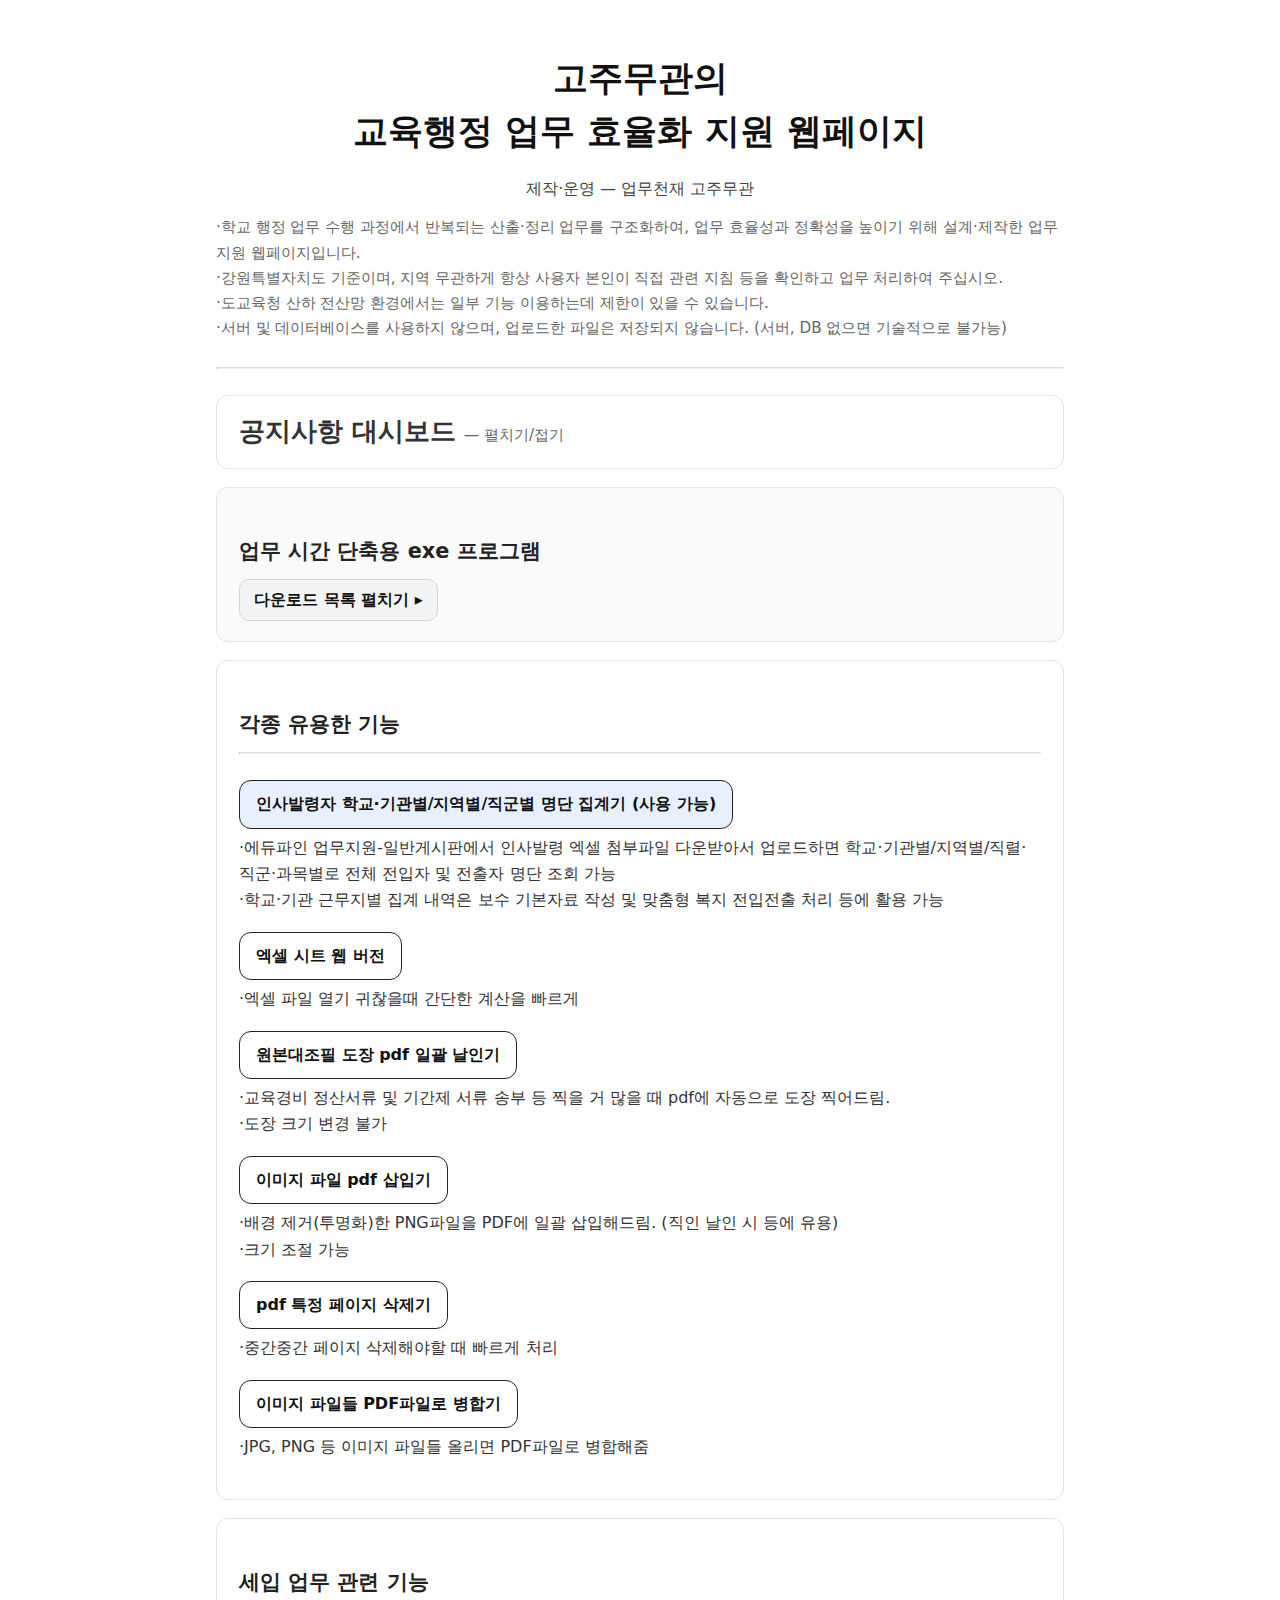
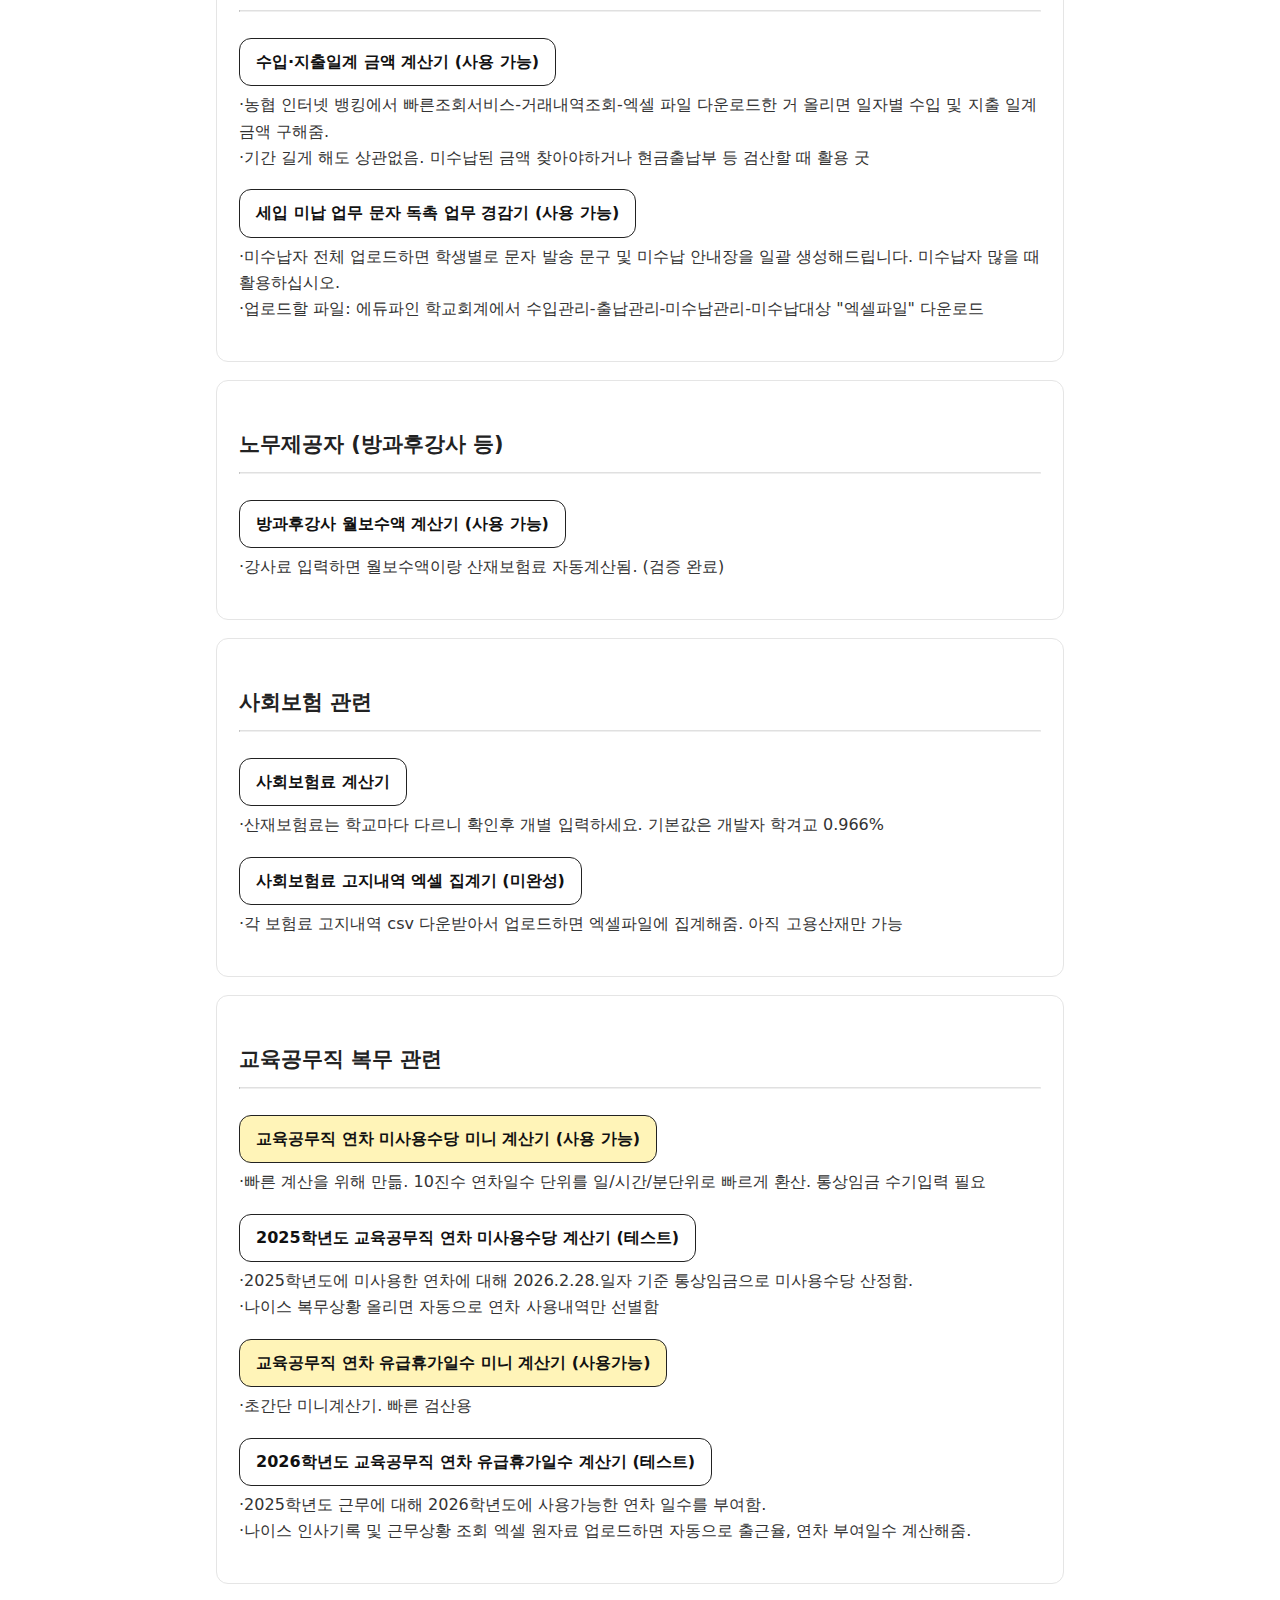
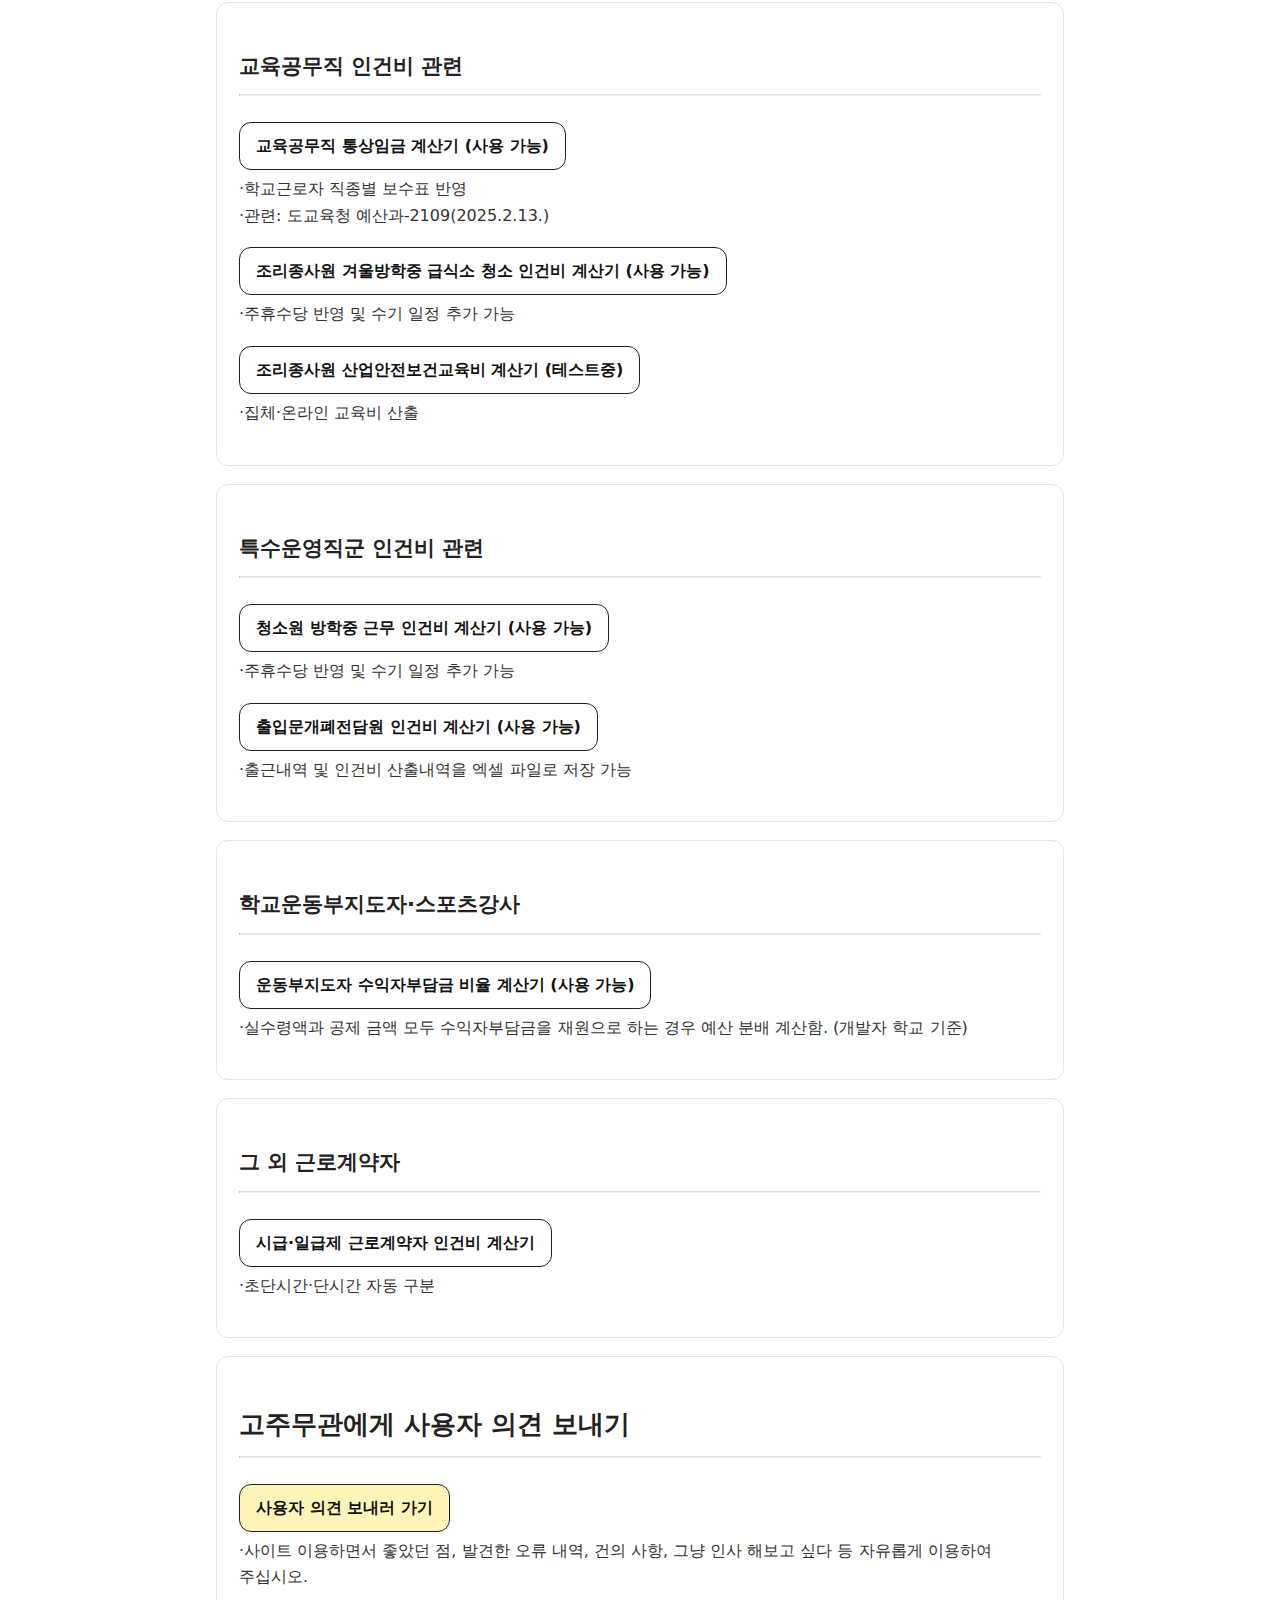
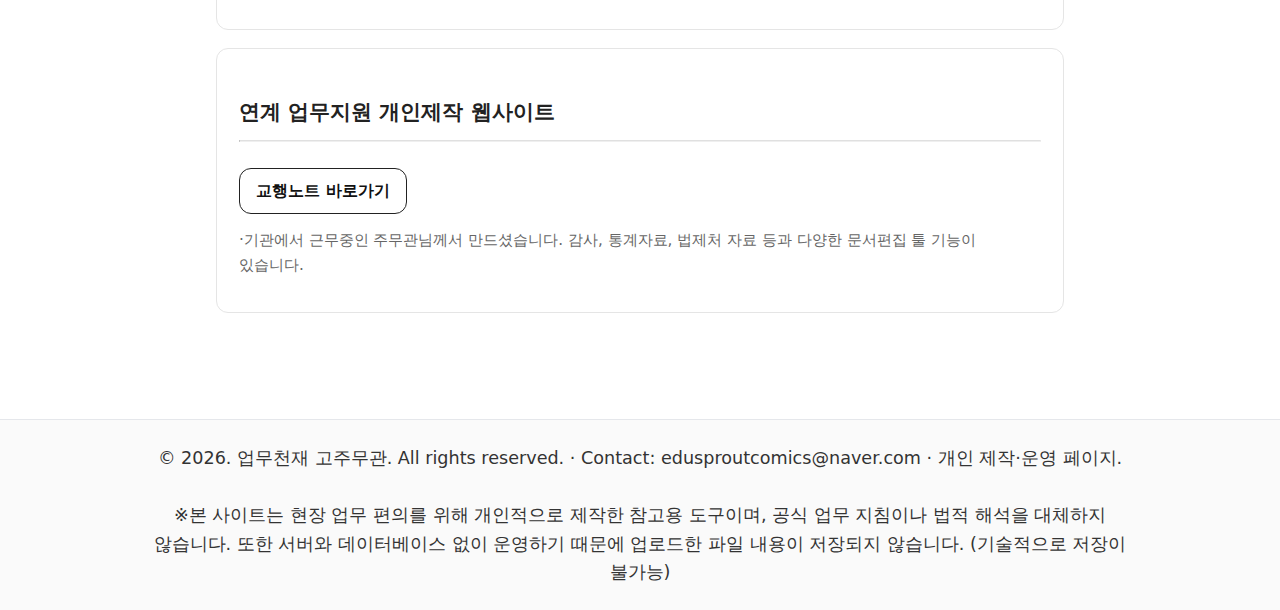
<file: index.html>
<!doctype html>
<html lang="ko">
<head>

  <meta charset="utf-8" />
  <meta name="viewport" content="width=device-width, initial-scale=1" />
  <meta name="color-scheme" content="light" />
  <title>고주무관의 교육행정 업무 효율화 지원 웹페이지</title>

  <link rel="icon" href="/static/favicon.ico" />
  <link rel="stylesheet" href="/static/style.css" />
</head>

<body>
<main class="container">

  <h1>고주무관의 <br/>교육행정 업무 효율화 지원 웹페이지</h1>
  <p class="subtitle">제작·운영 — 업무천재 고주무관</p>

  <p class="muted">
    ·학교 행정 업무 수행 과정에서 반복되는 산출·정리 업무를 구조화하여, 업무 효율성과 정확성을 높이기 위해 설계·제작한 업무 지원 웹페이지입니다.<br/>
    ·강원특별자치도 기준이며, 지역 무관하게 항상 사용자 본인이 직접 관련 지침 등을 확인하고 업무 처리하여 주십시오.<br/>
    ·도교육청 산하 전산망 환경에서는 일부 기능 이용하는데 제한이 있을 수 있습니다. <br/>
    ·서버 및 데이터베이스를 사용하지 않으며, 업로드한 파일은 저장되지 않습니다. (서버, DB 없으면 기술적으로 불가능) <br/>
  </p>

  <hr/>

  
  <!-- ========================= 대시보드 ========================= -->



<!-- 대시보드 (기본: 열림) -->
<section class="section">
  <details class="dash-details">
    <summary class="dash-summary">
      <span class="dash-title">공지사항 대시보드</span>
      <span class="muted">— 펼치기/접기</span>
    </summary>

    <p class="muted">
      ·최근 수정일자: 2026.3.3.(화) 오후 5:27 <br/>
      ·주요 산정식 변경이나 기능 신설처럼 알릴만한 것만 기재합니다. 세부 UI 및 내부 로직은 수시 수정됩니다. <br/>
    </p>
    
    <hr />

    <div class="grid two">
      <div class="card">
        <h3>업데이트 내역</h3>
        <div>
          <p>·<b>사회보험료 계산기</b> 신설</p>
          <p>·<b>이미지 파일 pdf 삽입기</b> 신설</p>
          <p>·<b>연차 부여일수 미니계산기</b> 신설</p>
          <p>·<b>연차 미사용수당 미니계산기</b> 신설</p>
        </div>
      </div>

      <div class="card">
        <h3>계산식 등 수정 예정 내역</h3>
        <div>
          <p>·기능 직관성 높이게 UI, UX 수정 예정</p>
        </div>
      </div>
    </div>

    <hr />

      <div class="card">
        <h3>지원 범위 상세 안내</h3>
        <p>·본 사이트의 계산 로직 및 각종 용어 등은 강원특별자치도 기준을 바탕으로 설계·적용하였습니다. 타 시도 단체협약, 소급적용 시점, 통상임금 정의 방식 등에 따라 결과는 달라질 수 있습니다. (공무직·보수·연차 관련 등)</p>
        <p>·지역별 세부 규정 분석 및 맞춤 수정은 지원하기 어렵습니다. </p>
      </div>

    <hr/>
    <h3>고주무관에게 사용자 의견 보내기</h2>
    <div class="card">
      <a class="btn pastel-yellow" href="https://naver.me/Gxr2V6gb">사용자 의견 보내러 가기</a>
      <div class="btn-desc">
        ·사이트 이용하면서 좋았던 점, 발견한 오류 내역, 건의 사항 등 자유롭게 이용하여 주십시오. <br/>
      </div>
    </div>

    
  </details>
</section>
  

  <!-- ========================= 다운로드 섹션 ========================= -->
<section class="section dl-section" id="dlSection">
  <h2 class="local-h2">업무 시간 단축용 exe 프로그램</h2>

  <!-- ✅ NEW: 펼치기/접기 버튼 (기본: 접힘) -->
  <button
    type="button"
    class="btn btn-lightgrey"
    id="dlToggleBtn"
    aria-expanded="false"
    aria-controls="dlSectionBody"
  >
    다운로드 목록 펼치기 ▸
  </button>

  <!-- ✅ NEW: 기본 접힘 상태 -->
  <div id="dlSectionBody" hidden>
    <hr/>

    <div class="tool-grid">

      <!-- 사회보험료 -->
      <article class="tool-card">
        <header class="tool-head">
          <h3 class="tool-title">[사회보험료] 방과후강사 월보수액 계산기</h3>
        </header>

        <a class="btn primary tool-btn" id="downloadAfterschoolpay" href="#" download>
          [사회보험료] 방과후강사 월보수액 계산기 다운로드
        </a>

        <div class="tool-body">
          <div class="muted">
            ·웹페이지 기능과 동일한 구성의 프로그램입니다. 입력한 내용대로 엑셀파일 생성함.<br/>
            ·PC에 저장해놓고 쓰는 게 더 편하면 다운로드 받아서 사용하십시오.<br/>
          </div>

          <details class="shot-details">
            <summary class="shot-summary">프로그램 실행 화면 보기</summary>
            <figure class="tool-shot">
              <img src="/static/program_afterschool_teacher_01.png" alt="프로그램 실행 화면" class="tool-thumb" loading="lazy" /><br/>
              <img src="/static/program_afterschool_teacher_02.png" alt="생성된 엑셀파일 예시 화면" class="tool-thumb" loading="lazy" /><br/>
            </figure>
          </details>
        </div>
      </article>

      <!-- 카드 2 : 기타소득 -->
      <article class="tool-card">
        <header class="tool-head">
          <h3 class="tool-title">[연말정산] 기타소득 등록업무 경감 프로그램</h3>
        </header>

        <a class="btn primary tool-btn" id="downloadExpense" href="#" download>
          [연말정산] 기타소득 등록업무 경감 프로그램
        </a>

        <div class="tool-body">
          <div class="muted">
            ·검증 완료. 배포 가능.<br/>
            ·지출결의서 PDF 1년치를 업로드하면 “기타” 및 “보수(일용)” 유형만 선별하여 엑셀 파일로 변환<br/>
          </div>

          <details class="shot-details">
            <summary class="shot-summary">프로그램 실행 화면 보기</summary>
            <figure class="tool-shot">
              <img src="/static/program_pdf_to_excel_01.jpg" alt="기타소득 PDF 엑셀 변환 실행 화면" class="tool-thumb" loading="lazy" />
            </figure>
          </details>
        </div>
      </article>

    </div>
  </div>

  <!-- ✅ NEW: 다운로드 섹션 펼치기/접기 JS -->
  <script>
    window.addEventListener("DOMContentLoaded", () => {
      const btn = document.getElementById("dlToggleBtn");
      const body = document.getElementById("dlSectionBody");
      if (!btn || !body) return;

      const setOpen = (open) => {
        body.hidden = !open;
        btn.setAttribute("aria-expanded", String(open));
        btn.textContent = open ? "다운로드 목록 접기 ▾" : "다운로드 목록 펼치기 ▸";
      };

      // 기본: 접힘
      setOpen(false);

      btn.addEventListener("click", () => {
        const isOpen = btn.getAttribute("aria-expanded") === "true";
        setOpen(!isOpen);
      });
    });
  </script>
</section>

  <!-- ========================= 본문 계산기 섹션 ========================= -->

  <!-- 각종 유용한 기능 -->
  <section class="section">
    <h2 class="local-h2">각종 유용한 기능</h2>
    <hr/>

    <div>
      <a class="btn pastel-blue" href="/analysis-human-resource/">인사발령자 학교·기관별/지역별/직군별 명단 집계기 (사용 가능)</a>
      <div class="btn-desc">
        ·에듀파인 업무지원-일반게시판에서 인사발령 엑셀 첨부파일 다운받아서 업로드하면 학교·기관별/지역별/직렬·직군·과목별로 전체 전입자 및 전출자 명단 조회 가능 <br/>
        ·학교·기관 근무지별 집계 내역은 보수 기본자료 작성 및 맞춤형 복지 전입전출 처리 등에 활용 가능<br/>        
      </div>
    </div>


    
    <div>
      <a class="btn" href="/excel-sheet/">엑셀 시트 웹 버전</a>
      <div class="btn-desc">
        ·엑셀 파일 열기 귀찮을때 간단한 계산을 빠르게
      </div>
    </div>

    
    <div>
      <a class="btn" href="/stamp-true-copy/">원본대조필 도장 pdf 일괄 날인기</a>
      <div class="btn-desc">
        ·교육경비 정산서류 및 기간제 서류 송부 등 찍을 거 많을 때 pdf에 자동으로 도장 찍어드림. <br/>
        ·도장 크기 변경 불가
      </div>
    </div>

    
    <div>
      <a class="btn" href="/stamp-insert-png-into-pdf/">이미지 파일 pdf 삽입기</a>
      <div class="btn-desc">
        ·배경 제거(투명화)한 PNG파일을 PDF에 일괄 삽입해드림. (직인 날인 시 등에 유용) <br/>
        ·크기 조절 가능
      </div>
    </div>

    
    <div>
      <a class="btn" href="/pdf-delete-pages/">pdf 특정 페이지 삭제기</a>
      <div class="btn-desc">
        ·중간중간 페이지 삭제해야할 때 빠르게 처리
      </div>
    </div>
    

    <div>
      <a class="btn" href="/convertor-images-to-pdf/">이미지 파일들 PDF파일로 병합기</a>
      <div class="btn-desc">
        ·JPG, PNG 등 이미지 파일들 올리면 PDF파일로 병합해줌
      </div>
    </div>
    

  </section>



  
  <!-- 세입 업무 관련 -->
  <section class="section">
    <h2 class="local-h2">세입 업무 관련 기능</h2>
    <hr/>

    <div>
      <a class="btn" href="/income-ledger/">수입·지출일계 금액 계산기 (사용 가능)</a>
      <div class="btn-desc">
        ·농협 인터넷 뱅킹에서 빠른조회서비스-거래내역조회-엑셀 파일 다운로드한 거 올리면 일자별 수입 및 지출 일계 금액 구해줌. <br/>
        ·기간 길게 해도 상관없음. 미수납된 금액 찾아야하거나 현금출납부 등 검산할 때 활용 굿 <br/>
      </div>
    </div>

    
    <div>
      <a class="btn" href="/bad-parents/">세입 미납 업무 문자 독촉 업무 경감기 (사용 가능)</a>
      <div class="btn-desc">
        ·미수납자 전체 업로드하면 학생별로 문자 발송 문구 및 미수납 안내장을 일괄 생성해드립니다. 미수납자 많을 때 활용하십시오. <br/>
        ·업로드할 파일: 에듀파인 학교회계에서 수입관리-출납관리-미수납관리-미수납대상 "엑셀파일" 다운로드 <br/>
      </div>
    </div>
  </section>

  <!-- 노무제공자 -->
  <section class="section">
    <h2 class="local-h2">노무제공자 (방과후강사 등)</h2>
    <hr/>

    <div>
      <a class="btn" href="/monthly-pay-afterschool-teacher/">방과후강사 월보수액 계산기 (사용 가능)</a>
      <div class="btn-desc">
        ·강사료 입력하면 월보수액이랑 산재보험료 자동계산됨. (검증 완료)
      </div>
    </div>
  </section>



  <!-- 노무제공자 -->
  <section class="section">
    <h2 class="local-h2">사회보험 관련</h2>
    <hr/>

    <div>
      <a class="btn" href="/social-insurance-calculator/">사회보험료 계산기</a>
      <div class="btn-desc">
        ·산재보험료는 학교마다 다르니 확인후 개별 입력하세요. 기본값은 개발자 학겨교 0.966%
      </div>
    </div>


 <div>
      <a class="btn" href="/social-insurance-cover/">사회보험료 고지내역 엑셀 집계기 (미완성)</a>
      <div class="btn-desc">
        ·각 보험료 고지내역 csv 다운받아서 업로드하면 엑셀파일에 집계해줌. 아직 고용산재만 가능
      </div>
    </div>



  </section>




  <section class="section">
    <h2 class="local-h2">교육공무직 복무 관련</h2>
    <hr/>


    <div>
      <a class="btn pastel-yellow" href="/annualleave-unused-mini/">교육공무직 연차 미사용수당 미니 계산기 (사용 가능)</a>
      <div class="btn-desc">
        ·빠른 계산을 위해 만듦. 10진수 연차일수 단위를 일/시간/분단위로 빠르게 환산. 통상임금 수기입력 필요 <br/>
      </div>
    </div>
    
    <div>
      <a class="btn" href="/annualleave-unused-2025/">2025학년도 교육공무직 연차 미사용수당 계산기 (테스트)</a>
      <div class="btn-desc">
        ·2025학년도에 미사용한 연차에 대해 2026.2.28.일자 기준 통상임금으로 미사용수당 산정함.<br/>
        ·나이스 복무상황 올리면 자동으로 연차 사용내역만 선별함<br/>
      </div>
    </div>

    <div>
      <a class="btn pastel-yellow" href="/annualleave-give-2026-mini/">교육공무직 연차 유급휴가일수 미니 계산기 (사용가능)</a>
      <div class="btn-desc">
        ·초간단 미니계산기. 빠른 검산용
      </div>

    <div>
      <a class="btn" href="/annualleave-give-2026/">2026학년도 교육공무직 연차 유급휴가일수 계산기 (테스트)</a>
      <div class="btn-desc">
        ·2025학년도 근무에 대해 2026학년도에 사용가능한 연차 일수를 부여함.<br/>
        ·나이스 인사기록 및 근무상황 조회 엑셀 원자료 업로드하면 자동으로 출근율, 연차 부여일수 계산해줌.<br/>
      </div>
    </div>



    </div>


  </section>

  <section class="section">
    <h2 class="local-h2">교육공무직 인건비 관련</h2>
    <hr/>

    <div>
      <a class="btn" href="/ordinary-wage/">교육공무직 통상임금 계산기 (사용 가능)</a>
      <div class="btn-desc">
        ·학교근로자 직종별 보수표 반영<br/>
        ·관련: 도교육청 예산과-2109(2025.2.13.)<br/>
      </div>
    </div>


    <div>
      <a class="btn" href="/vacation-pay-cook/">조리종사원 겨울방학중 급식소 청소 인건비 계산기 (사용 가능)</a>
      <div class="btn-desc">·주휴수당 반영 및 수기 일정 추가 가능</div>
    </div>

    <div>
      <a class="btn" href="/cook-industrial-safety-education-pay/">조리종사원 산업안전보건교육비 계산기 (테스트중)</a>
      <div class="btn-desc">·집체·온라인 교육비 산출</div>
    </div>
  </section>

  <section class="section">
    <h2 class="local-h2">특수운영직군 인건비 관련</h2>
    <hr/>

    <div>
      <a class="btn" href="/vacation-pay-cleaner/">청소원 방학중 근무 인건비 계산기 (사용 가능)</a>
      <div class="btn-desc">·주휴수당 반영 및 수기 일정 추가 가능</div>
    </div>

    <div>
      <a class="btn" href="/salary-gatekeeper/">출입문개폐전담원 인건비 계산기 (사용 가능)</a>
      <div class="btn-desc">·출근내역 및 인건비 산출내역을 엑셀 파일로 저장 가능</div>
    </div>
  </section>

  <!-- 주석 처리

  <section class="section">
    <h2 class="local-h2">계약제교원 인건비 예산 및 지급</h2>
    <hr/>

    <div>
      <a class="btn" href="/preschool-parttime-contract-teacher/">
        유치원 시간제근무 기간제교원 연간 인건비 계산기 (미완료)
      </a>
      <div class="btn-desc">·근무 유형별 산출 구조 반영</div>
    </div>
  </section>

  -->

  <section class="section">
    <h2 class="local-h2">학교운동부지도자·스포츠강사</h2>
    <hr/>

    <div>
      <a class="btn" href="/user-fee-ratio/">운동부지도자 수익자부담금 비율 계산기 (사용 가능)</a>
      <div class="btn-desc">
        ·실수령액과 공제 금액 모두 수익자부담금을 재원으로 하는 경우 예산 분배 계산함. (개발자 학교 기준)
      </div>
    </div>

    <!-- 주석 처리
    
    <div>
      <a class="btn" href="/sports-contract-teacher-budget-calculator/">스포츠강사 연간 인건비 계산기 (테스트중)</a>
      <div class="btn-desc">·2025회계 기준</div>
    </div>
-->
    
  </section>

  <section class="section">
    <h2 class="local-h2">그 외 근로계약자</h2>
    <hr/>
    <div>
      <a class="btn" href="/parttime-wage-calculator/">시급·일급제 근로계약자 인건비 계산기</a>
      <div class="btn-desc">·초단시간·단시간 자동 구분</div>
    </div>
  </section>

  <!-- 사용자 의견 보내기 -->
  <section class="section">
    <h2>고주무관에게 사용자 의견 보내기</h2>
    <hr/>

    <div>
      <a class="btn pastel-yellow" href="https://naver.me/Gxr2V6gb">사용자 의견 보내러 가기</a>
      <div class="btn-desc">
        ·사이트 이용하면서 좋았던 점, 발견한 오류 내역, 건의 사항, 그냥 인사 해보고 싶다 등 자유롭게 이용하여 주십시오. <br/>
      </div>
    </div>
  </section>

  <!-- ========================= 도원결의 사이트 ========================= -->
  <section class="section">
    <h2 class="local-h2">연계 업무지원 개인제작 웹사이트</h2>
    <hr/>

    <a class="btn"
       href="https://gyohaeng.pages.dev"
       target="_blank"
       rel="noopener"
       referrerpolicy="origin">
      교행노트 바로가기
    </a>

    <p class="muted">
      ·기관에서 근무중인 주무관님께서 만드셨습니다. 감사, 통계자료, 법제처 자료 등과 다양한 문서편집 툴 기능이 있습니다. <br/>
    </p>
  </section>

</main>

<script>
  const EXPENSE_URL =
    "https://drive.google.com/file/d/1MWqffcPAzERlKSW_Qp-dph9G808UmO5O/view?usp=drive_link";

  const AFTERSCHOOL_PAY_URL =
    "https://drive.google.com/file/d/16Nc2oCjoHVBOExbE1mRIWFdJk_x7--re/view?usp=drive_link";

  window.addEventListener("DOMContentLoaded", () => {
    const afterschoolPay = document.getElementById("downloadAfterschoolpay");
    const expense = document.getElementById("downloadExpense");

    if (expense) expense.href = EXPENSE_URL;
    if (afterschoolPay) afterschoolPay.href = AFTERSCHOOL_PAY_URL;
  });
</script>

<script src="/static/disable-copy.js"></script>
<script src="/static/footer.js"></script>
<script src="/static/global-loader.js?v=1"></script>

</body>
</html>
</file>
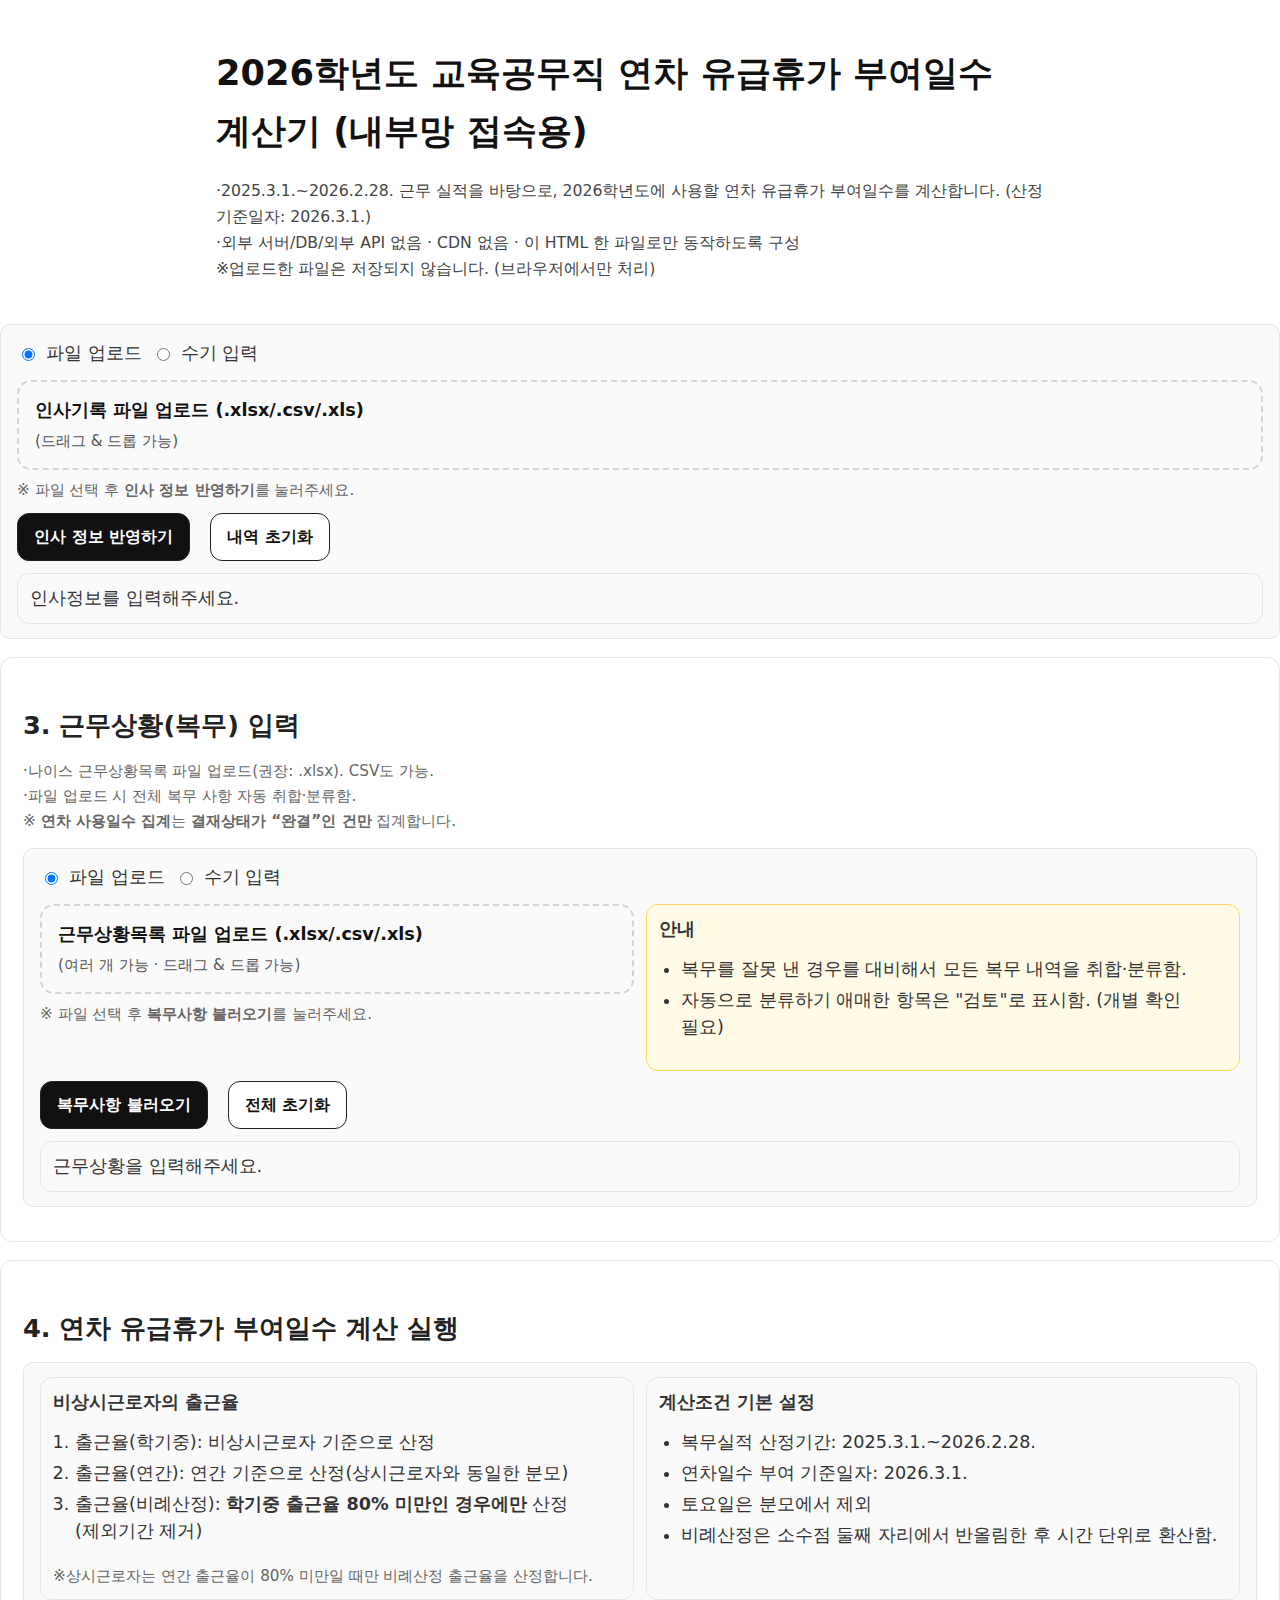
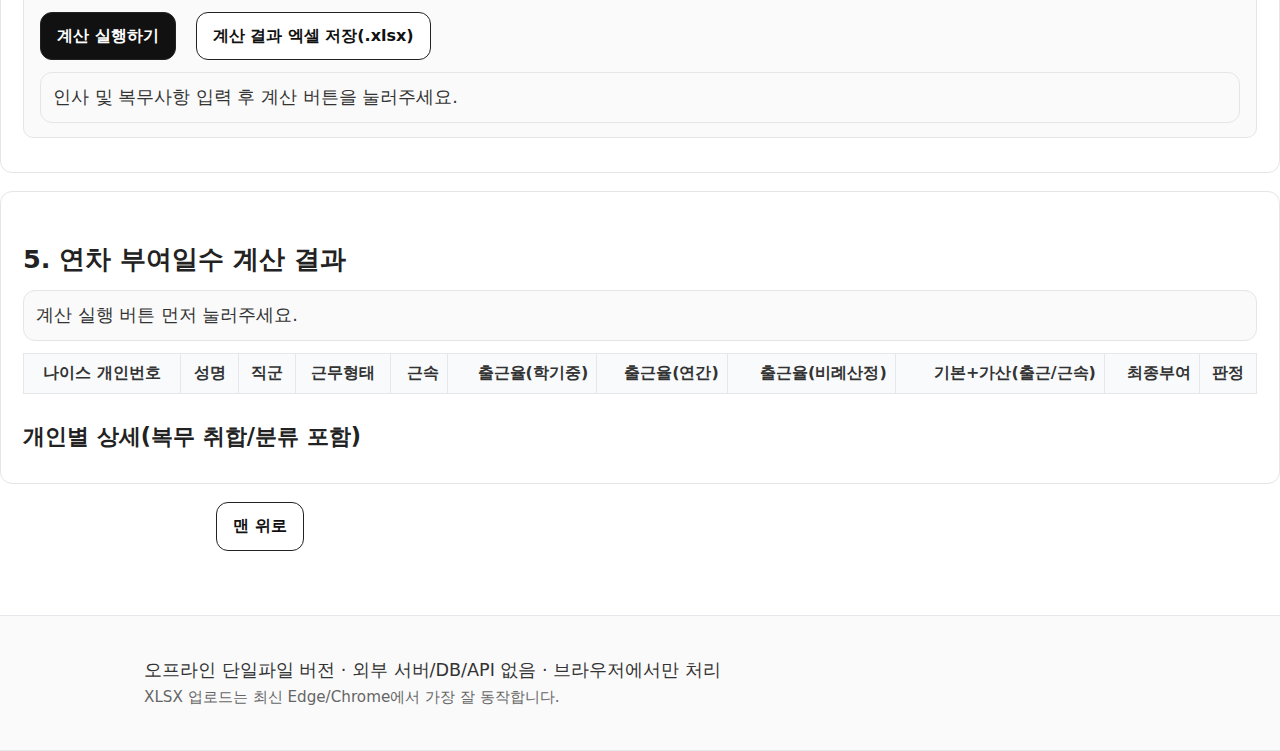
<file: annualleave-gangwon-2026/index.html>
<!doctype html>
<html lang="ko">
<head>
  <meta charset="utf-8" />
  <meta name="viewport" content="width=device-width,initial-scale=1" />
  <title>2026학년도 연차유급휴가 부여일수 계산기</title>

  <style>
/* ======= (기존 static-style.css 내용 인라인) ======= */
/* 박스 모델 통일 */
* { box-sizing: border-box; }

/* 기본 타이포 & 반응형 글자 크기 */
html { font-size: 16px; }
@media (max-width: 600px) { html { font-size: 15px; } }

body {
  margin: 0; padding: 0;
  background: #fff; color: #111;
  font-family: system-ui, -apple-system, "Segoe UI", Roboto, "Helvetica Neue",
    Arial, "Apple SD Gothic Neo", "Noto Sans KR", "맑은 고딕", sans-serif;
  line-height: 1.5;
  word-break: keep-all;
}
a { text-decoration: none; color: inherit; }

body h1 {
  font-size: 2.2rem;
  margin: 28px 0 18px;
  text-align: center !important;
  color: #111;
  font-weight: 700;
}
body h2 {
  font-size: 1.6rem;
  margin: 28px 0 12px;
  color: #222;
  font-weight: 700;
}
body h3 {
  font-size: 1.4rem;
  margin: 20px 0 10px;
  color: #222;
  font-weight: 600;
}
body h4 {
  font-size: 1.2rem;
  margin: 16px 0 8px;
  color: #333;
  font-weight: 600;
}

body p, body li, body div, body span {
  font-size: 1.1rem;
  line-height: 1.65;
  color: #333;
}
body p { margin: 14px 0; }
body li { margin: 4px 0; line-height: 1.55; }
ul, ol { margin: 12px 0 18px; padding-left: 22px; }
body .muted { font-size: 0.95rem; color: #666; }

.local-h2 { font-size: 1.3rem !important; }
.local-h3 { font-size: 1.1rem !important; }
.local-large { font-size: 1.2rem !important; }
.local-small { font-size: 0.9rem !important; }
.local-tight { margin-bottom: 6px !important; }
.local-accent { color: #0051a8 !important; }

.shell { max-width: 880px; margin: 0 auto; }
main { margin: 0 auto; }

.sub { margin: 0.25rem 0 0; font-size: 1rem; color: #555; }

.site-header { background: #fff; border-bottom: 1px solid #e8e8ef; }
.site-header .shell { padding: 16px; }

.section {
  border: 1px solid #e5e5e5;
  border-radius: 12px;
  padding: 20px 22px;
  margin: 18px 0;
  background: #fff;
}
.card {
  border: 1px solid #e5e5e5;
  border-radius: 10px;
  padding: 14px 16px;
  margin: 14px 0;
  background: #fafafa;
}

.row { display:flex; align-items:center; gap:8px; }
.row.between { justify-content: space-between; }
.row.gap { gap: 10px; }

.grid { display:grid; gap:12px; }
.grid.two { grid-template-columns: repeat(auto-fit, minmax(220px, 1fr)); }
.grid.three { grid-template-columns: repeat(auto-fit, minmax(210px, 1fr)); }

@media (max-width: 640px) {
  .row { flex-wrap: wrap; align-items: flex-start; }
  .grid.two, .grid.three { grid-template-columns: 1fr; }
}

.btn {
  display:inline-block;
  padding: 10px 16px;
  border-radius: 12px;
  border: 1px solid #222;
  font-weight: 600;
  font-size: 1rem;
  color: #111;
  background: #fff;
  cursor: pointer;
}
.btn + .btn { margin-left: 10px; }
.btn:hover { background: #f3f4f6; }
.btn.primary { background:#111; color:#fff; }
.btn.primary:hover { background:#000; }
.btn.ghost { background:#f9fafb; border-color:#d4d4d8; }
.btn.ghost:hover { background:#eef2ff; }
.btn-lightgrey {
  padding: 8px 14px;
  border-radius: 10px;
  background: #f3f4f6;
  border: 1px solid #d4d4d8;
}

.home-link-wrap {
  max-width: 880px;
  margin: 16px auto 0;
  padding: 0 16px;
  display: flex;
  justify-content: flex-start;
  gap: 8px;
  flex-wrap: wrap;
}

input, select, button, textarea { font: inherit; }
input[type="text"], input[type="number"], input[type="time"], input[type="date"], select, textarea {
  padding: 10px 12px;
  border: 1px solid #d9d9e3;
  border-radius: 12px;
  background: #f9fafb;
  outline: none;
  min-width: 0;
  box-shadow: 0 0 0 1px rgba(0, 0, 0, 0.02);
}
input:focus, select:focus, textarea:focus {
  border-color: #b4b4d0;
  box-shadow: 0 0 0 2px rgba(180, 180, 208, 0.25);
  background: #fff;
}
input:disabled, select:disabled, textarea:disabled {
  background: #f6f7fb;
  color: #888;
}
.numeric { text-align: right; }

hr { border-top: 1px solid #ddd; margin: 26px 0; opacity: 0.9; }
body h2 + hr { margin-top: 10px !important; }

.table-wrap { width: 100%; max-width: 100%; overflow-x: auto; -webkit-overflow-scrolling: touch; margin: 12px 0; padding-bottom: 6px; }
.table-wrap table { min-width: 800px; border-collapse: collapse; }

.sheetlike { width: 100%; border-collapse: collapse; font-size: 1rem; background: #fff; }
.sheetlike th, .sheetlike td { border: 1px solid #e5e7eb; padding: 8px 10px; }
.sheetlike th { background: #f9fafb; font-weight: 600; }

.container { max-width: 880px; margin: 0 auto; padding: 24px 16px; }
.subtitle { margin: 0 0 12px; color: #444; font-size: 0.98rem; text-align: center; }

.site-footer {
  margin-top: 64px;
  padding: 24px 16px;
  border-top: 1px solid #e5e7eb;
  background: #fafafa;
  color: #6b7280;
  font-size: 0.875rem;
}
.site-footer .shell {
  max-width: 1024px;
  margin: 0 auto;
  text-align: center;
  line-height: 1.6;
}

/* ======= (기존 인라인 스타일들 유지/통합) ======= */
.msg { border:1px solid #e5e5e5; border-radius:12px; padding:10px 12px; background:#fafafa; }
.msg.ok { border-color:#b7eb8f; background:#f6ffed; }
.msg.warn { border-color:#ffd666; background:#fffbe6; }
.msg.err { border-color:#ffccc7; background:#fff2f0; }

.pill { display:inline-block; padding:2px 8px; border-radius:999px; font-size:0.92rem; border:1px solid #ddd; background:#fff; }
.pill.ok { border-color:#b7eb8f; }
.pill.warn { border-color:#ffd666; }
.pill.err { border-color:#ffccc7; }

.kbd { font-family: ui-monospace, SFMono-Regular, Menlo, Monaco, Consolas, "Liberation Mono", monospace; font-size:0.95rem; background:#f3f4f6; border:1px solid #e5e7eb; padding:1px 6px; border-radius:6px; }

details > summary { cursor:pointer; font-weight:700; color:#111; }
details > summary:hover { text-decoration: underline; }
.hidden { display:none !important; }

.table-compact th, .table-compact td { padding: 6px 8px; }
.right { text-align:right; }
.center { text-align:center; }
.nowrap { white-space: nowrap; }

.stack { display:flex; flex-direction:column; gap:10px; }
.mini { font-size:0.95rem; color:#555; }

.danger-line { border-left: 4px solid #ff4d4f; padding-left: 10px; }
.warn-line { border-left: 4px solid #faad14; padding-left: 10px; }

table select { min-width: 140px; }

.site-header .shell,
.site-header h1,
.site-header .subtitle { text-align:left !important; }

/* Drag & Drop */
.dropzone {
  border: 2px dashed #d4d4d8;
  border-radius: 14px;
  padding: 14px 16px;
  background: #fafafa;
  cursor: pointer;
  transition: all 0.15s ease;
}
.dropzone:hover { background:#f3f4f6; }
.dropzone.dragover { border-color: #111; background: #eef2ff; }
.dz-title { font-weight: 700; color:#111; margin:0 0 4px; }
.dz-desc { margin:0; color:#555; font-size:0.95rem; }

/* 다운로드 실패 시 Base64 모달 */
.modal {
  position: fixed;
  inset: 0;
  z-index: 9999;
  display: none;
}
.modal.on { display: block; }
.modal-backdrop {
  position:absolute; inset:0;
  background: rgba(0,0,0,0.55);
}
.modal-panel{
  position: absolute;
  top: 50%; left: 50%;
  transform: translate(-50%, -50%);
  width: min(960px, 94vw);
  max-height: 88vh;
  overflow: auto;
  background: #fff;
  border-radius: 14px;
  border: 1px solid #e5e7eb;
  padding: 14px 14px 18px;
}
.modal-panel h3 { margin: 6px 0 8px; }
.modal-panel .muted { margin: 6px 0 10px; }
.modal-panel textarea{
  width: 100%;
  min-height: 260px;
  font-family: ui-monospace, SFMono-Regular, Menlo, Monaco, Consolas, "Liberation Mono", monospace;
  font-size: 0.95rem;
  padding: 10px 12px;
  border-radius: 12px;
  border: 1px solid #d1d5db;
  background: #f9fafb;
}
.modal-actions{ display:flex; gap:8px; flex-wrap: wrap; margin-top: 10px; }
  </style>
</head>

<body>
  <header class="site-header">
    <div class="shell">
      <h1>2026학년도 교육공무직 연차 유급휴가 부여일수 계산기 (내부망 접속용)</h1>
      <p class="subtitle">
        ·2025.3.1.~2026.2.28. 근무 실적을 바탕으로, 2026학년도에 사용할 연차 유급휴가 부여일수를 계산합니다. (산정 기준일자: 2026.3.1.) <br/>
        ·외부 서버/DB/외부 API 없음 · CDN 없음 · 이 HTML 한 파일로만 동작하도록 구성 <br/>
        ※업로드한 파일은 저장되지 않습니다. (브라우저에서만 처리)
      </p>
    </div>
  </he슈. <br/>
      </p>

      <div class="card">
        <div class="row gap">
          <label class="row"><input type="radio" name="hrMode" value="file" checked /> 파일 업로드</label>
          <label class="row"><input type="radio" name="hrMode" value="manual" /> 수기 입력</label>
        </div>

        <div id="hrFileBox" style="margin-top:12px;">
          <div class="grid two">
            <div>
              <div class="dropzone" id="hrDrop">
                <p class="dz-title">인사기록 파일 업로드 (.xlsx/.csv/.xls)</p>
                <p class="dz-desc">(드래그 & 드롭 가능)</p>
              </div>
              <input type="file" id="hrFile" accept=".xlsx,.xls,.csv" class="hidden" multiple />
              <div class="muted" style="margin-top:8px;">※ 파일 선택 후 <b>인사 정보 반영하기</b>를 눌러주세요.</div>
            </div>
          </div>

          <div class="row gap" style="margin-top:10px;">
            <button class="btn primary" id="btnLoadHr">인사 정보 반영하기</button>
            <button class="btn" id="btnClearHr">내역 초기화</button>
          </div>
          <div id="hrMsg" class="msg" style="margin-top:12px;"></div>
        </div>

        <div id="hrManualBox" class="hidden" style="margin-top:12px;">
          <h3 class="local-h3">대상자 수기 등록</h3>

          <div class="grid three">
            <label class="stack">
              <span class="mini">성명(필수)</span>
              <input type="text" id="mName" placeholder="홍길동" />
            </label>
            <label class="stack">
              <span class="mini">나이스 개인번호(선택)</span>
              <input type="text" id="mPid" placeholder="예시: K1234567" />
            </label>
            <label class="stack">
              <span class="mini">최초임용일(필수)</span>
              <input type="date" id="mHire" />
            </label>

            <label class="stack">
              <span class="mini">직군</span>
              <select id="mGroup">
                <option value="regular">교육공무직</option>
                <option value="special">특수운영직군</option>
              </select>
            </label>

            <label class="stack">
              <span class="mini">근무형태</span>
              <select id="mPattern">
                <option value="always">상시 근무자</option>
                <option value="emergency">방학 중 비상시 근로자</option>
              </select>
            </label>

            <label class="stack">
              <span class="mini">1일 소정근로시간</span>
              <input type="number" id="mDailyHours" value="8" min="1" max="12" step="1" class="numeric" />
            </label>
          </div>

          <div class="row gap" style="margin-top:10px;">
            <button class="btn primary" id="btnAddWorker">대상자 추가</button>
            <button class="btn" id="btnClearWorkers">대상자 전체 삭제</button>
          </div>

          <div class="table-wrap">
            <table class="sheetlike table-compact" id="workersTable">
              <thead>
                <tr>
                  <th class="nowrap">나이스개인번호</th>
                  <th class="nowrap">성명</th>
                  <th class="nowrap">개인번호</th>
                  <th class="nowrap">직군</th>
                  <th class="nowrap">근무형태</th>
                  <th class="nowrap">최초임용일</th>
                  <th class="nowrap right">1일시간</th>
                  <th class="nowrap right">근속연수 (2026.3.1.기준)</th>
                  <th class="nowrap center">삭제</th>
                </tr>
              </thead>
              <tbody></tbody>
            </table>
          </div>

          <div id="hrManualMsg" class="msg" style="margin-top:12px;"></div>
        </div>
      </div>
    </section>

    <section class="section">
      <h2>3. 근무상황(복무) 입력</h2>
      <p class="muted">
        ·나이스 근무상황목록 파일 업로드(권장: .xlsx). CSV도 가능.<br/>
        ·파일 업로드 시 전체 복무 사항 자동 취합·분류함.<br/>
        <span class="muted">※ <b>연차 사용일수 집계</b>는 <b>결재상태가 “완결”인 건만</b> 집계합니다.</span>
      </p>

      <div class="card">
        <div class="row gap">
          <label class="row"><input type="radio" name="workMode" value="file" checked /> 파일 업로드</label>
          <label class="row"><input type="radio" name="workMode" value="manual" /> 수기 입력</label>
        </div>

        <div id="workFileBox" style="margin-top:12px;">
          <div class="grid two">
            <div>
              <div class="dropzone" id="workDrop">
                <p class="dz-title">근무상황목록 파일 업로드 (.xlsx/.csv/.xls)</p>
                <p class="dz-desc">(여러 개 가능 · 드래그 & 드롭 가능)</p>
              </div>
              <input type="file" id="workFiles" accept=".xlsx,.xls,.csv" multiple class="hidden" />
              <div class="muted" style="margin-top:8px;">※ 파일 선택 후 <b>복무사항 불러오기</b>를 눌러주세요.</div>
            </div>

            <div class="msg warn">
              <div><b>안내</b></div>
              <ul>
                <li>복무를 잘못 낸 경우를 대비해서 모든 복무 내역을 취합·분류함.</li>
                <li>자동으로 분류하기 애매한 항목은 "검토"로 표시함. (개별 확인 필요)</li>
              </ul>
            </div>
          </div>

          <div class="row gap" style="margin-top:10px;">
            <button class="btn primary" id="btnLoadWork">복무사항 불러오기</button>
            <button class="btn" id="btnClearWork">전체 초기화</button>
          </div>
          <div id="workMsg" class="msg" style="margin-top:12px;"></div>
        </div>

        <div id="workManualBox" class="hidden" style="margin-top:12px;">
          <h3 class="local-h3">복무사항 수기 입력</h3>
          <p class="muted">·수기 입력 모드는 기본적으로 "정상근무" 전제. 예외사항 입력에 사용하세요.</p>

          <div class="grid three">
            <label class="stack">
              <span class="mini">근로자 선택하기</span>
              <select id="wSelect"></select>
            </label>
            <label class="stack">
              <span class="mini">시작일자</span>
              <input type="date" id="wStart" />
            </label>
            <label class="stack">
              <span class="mini">종료일자</span>
              <input type="date" id="wEnd" />
            </label>

            <label class="stack">
              <span class="mini">복무 종류</span>
              <input type="text" id="wType" placeholder="질병휴직 / 결근 / 연가 등" />
            </label>

            <label class="stack">
              <span class="mini">복무 사유</span>
              <input type="text" id="wReason" placeholder="필요 시 입력" />
            </label>

            <label class="stack">
              <span class="mini">분류 방법 선택</span>
              <select id="wClass">
                <option value="auto">자동 판별</option>
                <option value="deemed">출근 간주 (분자 포함)</option>
                <option value="excluded">제외 기간 (분모·분자 제외)</option>
                <option value="absence">결근 간주</option>
                <option value="review">확인 필요 (미분류)</option>
              </select>
            </label>
          </div>

          <div class="row gap" style="margin-top:10px;">
            <label class="row">
              <input type="checkbox" id="wCredit" />
              비상시 직종의 방학중 근무 (우선채용 등)
            </label>
            <button class="btn primary" id="btnAddRecord">복무내역 추가</button>
            <button class="btn" id="btnClearManualRecords">전체 초기화</button>
          </div>

          <div id="workManualMsg" class="msg" style="margin-top:12px;"></div>
        </div>
      </div>
    </section>

    <section class="section">
      <h2>4. 연차 유급휴가 부여일수 계산 실행</h2>

      <div class="card">
        <div class="grid two">
          <div class="msg">
            <div><b>비상시근로자의 출근율</b></div>
            <ol>
              <li>출근율(학기중): 비상시근로자 기준으로 산정</li>
              <li>출근율(연간): 연간 기준으로 산정(상시근로자와 동일한 분모)</li>
              <li>출근율(비례산정): <b>학기중 출근율 80% 미만인 경우에만</b> 산정(제외기간 제거)</li>
            </ol>
            <div class="muted">※상시근로자는 연간 출근율이 80% 미만일 때만 비례산정 출근율을 산정합니다.</div>
          </div>

          <div class="msg">
            <div><b>계산조건 기본 설정</b></div>
            <ul>
              <li>복무실적 산정기간: 2025.3.1.~2026.2.28.</li>
              <li>연차일수 부여 기준일자: 2026.3.1.</li>
              <li>토요일은 분모에서 제외</li>
              <li>비례산정은 소수점 둘째 자리에서 반올림한 후 시간 단위로 환산함.</li>
            </ul>
          </div>
        </div>

        <div class="row gap" style="margin-top:12px;">
          <button class="btn primary" id="btnRun">계산 실행하기</button>
          <button class="btn" id="btnDownload">계산 결과 엑셀 저장(.xlsx)</button>
        </div>

        <div id="runMsg" class="msg" style="margin-top:12px;"></div>
      </div>
    </section>

    <section class="section">
      <h2>5. 연차 부여일수 계산 결과</h2>

      <div id="resultSummary" class="msg">계산 실행 버튼 먼저 눌러주세요.</div>

      <div class="table-wrap">
        <table class="sheetlike table-compact" id="resultTable">
          <thead>
            <tr>
              <th class="nowrap">나이스 개인번호</th>
              <th class="nowrap">성명</th>
              <th class="nowrap">직군</th>
              <th class="nowrap">근무형태</th>
              <th class="nowrap right">근속</th>
              <th class="nowrap right">출근율(학기중)</th>
              <th class="nowrap right">출근율(연간)</th>
              <th class="nowrap right">출근율(비례산정)</th>
              <th class="nowrap right">기본+가산(출근/근속)</th>
              <th class="nowrap right">최종부여</th>
              <th class="nowrap">판정</th>
            </tr>
          </thead>
          <tbody></tbody>
        </table>
      </div>

      <h3>개인별 상세(복무 취합/분류 포함)</h3>

      <div id="detailNotice" class="msg warn hidden" style="margin-top:10px;">
        <div><b>안내 사항</b></div>
        <ul>
          <li>“검토”로 분류된 항목은 담당자가 직접 반영 여부를 확인하세요.</li>
          <li>비상시근로자의 방학중 근무(분자 가산)는 “방학기간과 겹치는 유급근무”에만 체크하기를 권장합니다.</li>
          <li>연차 사용일수 집계는 결재상태가 <b>“완결”</b>인 내역만 집계합니다.</li>
        </ul>
      </div>

      <div id="detailBox" class="stack"></div>
    </section>
  </main>

  <div class="home-link-wrap">
    <a class="btn" href="#" id="btnScrollTop">맨 위로</a>
  </div>

  <footer class="site-footer">
    <div class="shell">
      <div>오프라인 단일파일 버전 · 외부 서버/DB/API 없음 · 브라우저에서만 처리</div>
      <div class="muted">XLSX 업로드는 최신 Edge/Chrome에서 가장 잘 동작합니다.</div>
    </div>
  </footer>

  <!-- 다운로드 실패 Base64 우회 모달 -->
  <div class="modal" id="b64Modal" aria-hidden="true">
    <div class="modal-backdrop" id="b64Backdrop"></div>
    <div class="modal-panel">
      <h3>다운로드가 차단되어 Base64로 우회 출력했습니다</h3>
      <p class="muted">
        아래 Base64 문자열을 파일로 저장 후, Windows에서 다음 중 하나로 복구할 수 있습니다.<br/>
        1) PowerShell: <span class="kbd">[IO.File]::WriteAllBytes('out.xlsx',[Convert]::FromBase64String((Get-Content out.b64 -Raw)))</span><br/>
        2) certutil: Base64를 out.b64로 저장 후 <span class="kbd">certutil -decode out.b64 out.xlsx</span><br/>
      </p>
      <textarea id="b64Text" spellcheck="false"></textarea>
      <div class="modal-actions">
        <button class="btn primary" id="btnCopyB64">Base64 복사</button>
        <button class="btn" id="btnDownloadB64">out.b64로 저장</button>
        <button class="btn" id="btnCloseB64">닫기</button>
      </div>
    </div>
  </div>

<script>
(() => {
  "use strict";

  // ==========================
  // 0) 아주 얕은 폴리필
  // ==========================
  if (!String.prototype.replaceAll) {
    // 구형 환경 대비 (IE 모드 같은 곳)
    // eslint-disable-next-line no-extend-native
    String.prototype.replaceAll = function(search, replacement) {
      const target = String(this);
      if (search instanceof RegExp) return target.replace(search, replacement);
      return target.split(String(search)).join(String(replacement));
    };
  }

  // ==========================
  // 1) 미니 XLSX (읽기/쓰기)
  //    - 읽기: xlsx(zip+deflate) → 첫 시트 rows
  //    - 쓰기: store(zip, 무압축) + OOXML 최소 구성
  // ==========================
  const MiniXLSX = (() => {
    const te = new TextEncoder();
    const td = new TextDecoder("utf-8");

    function encXml(s) {
      return String(s ?? "")
        .replaceAll("&", "&amp;")
        .replaceAll("<", "&lt;")
        .replaceAll(">", "&gt;")
        .replaceAll('"', "&quot;")
        .replaceAll("'", "&apos;");
    }

    function u16(n){ return new Uint8Array([n & 255, (n >>> 8) & 255]); }
    function u32(n){ return new Uint8Array([n & 255, (n >>> 8) & 255, (n >>> 16) & 255, (n >>> 24) & 255]); }

    function crc32(buf){
      let c = ~0;
      for (let i = 0; i < buf.length; i++) {
        c ^= buf[i];
        for (let k = 0; k < 8; k++) c = (c >>> 1) ^ (0xEDB88320 & (-(c & 1)));
      }
      return (~c) >>> 0;
    }

    function concatU8(chunks){
      const total = chunks.reduce((a,b)=>a + b.length, 0);
      const out = new Uint8Array(total);
      let off = 0;
      for (const c of chunks) { out.set(c, off); off += c.length; }
      return out;
    }

    // ---- ZIP store(무압축) 생성 ----
    function zipStore(entries){
      // entries: [{name, data(Uint8Array)}]
      const files = [];
      const cdir = [];
      let offset = 0;

      for (const e of entries) {
        const nameBytes = te.encode(e.name);
        const data = e.data;
        const crc = crc32(data);
        const size = data.length;

        // Local file header
        const local = concatU8([
          u32(0x04034b50),     // signature
          u16(20),             // version needed
          u16(0),              // flags
          u16(0),              // compression (0=store)
          u16(0), u16(0),      // mod time/date
          u32(crc),
          u32(size),
          u32(size),
          u16(nameBytes.length),
          u16(0),
          nameBytes
        ]);

        files.push(local, data);

        // Central directory header
        const central = concatU8([
          u32(0x02014b50),
          u16(20), u16(20),
          u16(0),
          u16(0),
          u16(0), u16(0),
          u32(crc),
          u32(size),
          u32(size),
          u16(nameBytes.length),
          u16(0),
          u16(0),
          u16(0),
          u16(0),
          u32(0),
          u32(offset),
          nameBytes
        ]);
        cdir.push(central);

        offset += local.length + data.length;
      }

      const cdirBlob = concatU8(cdir);
      const cdirOffset = offset;
      const cdirSize = cdirBlob.length;
      const count = entries.length;

      const eocd = concatU8([
        u32(0x06054b50),
        u16(0), u16(0),
        u16(count),
        u16(count),
        u32(cdirSize),
        u32(cdirOffset),
        u16(0)
      ]);

      return concatU8([...files, cdirBlob, eocd]);
    }

    function colName(n){
      let s = "";
      let x = n + 1;
      while (x > 0) {
        const r = (x - 1) % 26;
        s = String.fromCharCode(65 + r) + s;
        x = Math.floor((x - 1) / 26);
      }
      return s;
    }

    function sanitizeSheetName(name, fallback){
      let n = String(name || fallback || "Sheet").trim();
      n = n.replace(/[\\\/\?\*\[\]\:]/g, "_");
      if (n.length > 31) n = n.slice(0, 31);
      if (!n) n = "Sheet";
      return n;
    }

    function buildWorksheetXml(rows){
      // rows: 2D array
      let maxR = 0, maxC = 0;
      for (let r = 0; r < rows.length; r++) {
        const row = rows[r] || [];
        let last = -1;
        for (let c = row.length - 1; c >= 0; c--) {
          const v = row[c];
          if (v !== "" && v != null) { last = c; break; }
        }
        if (last >= 0) {
          maxR = Math.max(maxR, r + 1);
          maxC = Math.max(maxC, last + 1);
        }
      }
      const dim = (maxR && maxC) ? `A1:${colName(maxC - 1)}${maxR}` : "A1";

      const out = [];
      out.push(`<?xml version="1.0" encoding="UTF-8" standalone="yes"?>`);
      out.push(`<worksheet xmlns="http://schemas.openxmlformats.org/spreadsheetml/2006/main">`);
      out.push(`<dimension ref="${dim}"/>`);
      out.push(`<sheetData>`);

      for (let r = 0; r < rows.length; r++) {
        const row = rows[r] || [];
        let last = -1;
        for (let c = row.length - 1; c >= 0; c--) {
          const v = row[c];
          if (v !== "" && v != null) { last = c; break; }
        }
        if (last < 0) continue;

        const rr = r + 1;
        out.push(`<row r="${rr}">`);
        for (let c = 0; c <= last; c++) {
          const v = row[c];
          if (v === "" || v == null) continue;
          const ref = `${colName(c)}${rr}`;

          if (typeof v === "number" && Number.isFinite(v)) {
            out.push(`<c r="${ref}"><v>${String(v)}</v></c>`);
          } else {
            const txt = encXml(String(v));
            out.push(`<c r="${ref}" t="inlineStr"><is><t>${txt}</t></is></c>`);
          }
        }
        out.push(`</row>`);
      }

      out.push(`</sheetData>`);
      out.push(`</worksheet>`);
      return te.encode(out.join(""));
    }

    function buildWorkbookXml(sheetNames){
      const out = [];
      out.push(`<?xml version="1.0" encoding="UTF-8" standalone="yes"?>`);
      out.push(`<workbook xmlns="http://schemas.openxmlformats.org/spreadsheetml/2006/main" xmlns:r="http://schemas.openxmlformats.org/officeDocument/2006/relationships">`);
      out.push(`<sheets>`);
      for (let i = 0; i < sheetNames.length; i++) {
        const id = i + 1;
        const name = encXml(sheetNames[i]);
        out.push(`<sheet name="${name}" sheetId="${id}" r:id="rId${id}"/>`);
      }
      out.push(`</sheets>`);
      out.push(`</workbook>`);
      return te.encode(out.join(""));
    }

    function buildWorkbookRels(sheetCount){
      const out = [];
      out.push(`<?xml version="1.0" encoding="UTF-8" standalone="yes"?>`);
      out.push(`<Relationships xmlns="http://schemas.openxmlformats.org/package/2006/relationships">`);
      for (let i = 0; i < sheetCount; i++) {
        const id = i + 1;
        out.push(`<Relationship Id="rId${id}" Type="http://schemas.openxmlformats.org/officeDocument/2006/relationships/worksheet" Target="worksheets/sheet${id}.xml"/>`);
      }
      out.push(`<Relationship Id="rIdStyles" Type="http://schemas.openxmlformats.org/officeDocument/2006/relationships/styles" Target="styles.xml"/>`);
      out.push(`</Relationships>`);
      return te.encode(out.join(""));
    }

    function buildRootRels(){
      const out = [];
      out.push(`<?xml version="1.0" encoding="UTF-8" standalone="yes"?>`);
      out.push(`<Relationships xmlns="http://schemas.openxmlformats.org/package/2006/relationships">`);
      out.push(`<Relationship Id="rId1" Type="http://schemas.openxmlformats.org/officeDocument/2006/relationships/officeDocument" Target="xl/workbook.xml"/>`);
      out.push(`</Relationships>`);
      return te.encode(out.join(""));
    }

    function buildContentTypes(sheetCount){
      const out = [];
      out.push(`<?xml version="1.0" encoding="UTF-8" standalone="yes"?>`);
      out.push(`<Types xmlns="http://schemas.openxmlformats.org/package/2006/content-types">`);
      out.push(`<Default Extension="rels" ContentType="application/vnd.openxmlformats-package.relationships+xml"/>`);
      out.push(`<Default Extension="xml" ContentType="application/xml"/>`);
      out.push(`<Override PartName="/xl/workbook.xml" ContentType="application/vnd.openxmlformats-officedocument.spreadsheetml.sheet.main+xml"/>`);
      for (let i = 0; i < sheetCount; i++) {
        const id = i + 1;
        out.push(`<Override PartName="/xl/worksheets/sheet${id}.xml" ContentType="application/vnd.openxmlformats-officedocument.spreadsheetml.worksheet+xml"/>`);
      }
      out.push(`<Override PartName="/xl/styles.xml" ContentType="application/vnd.openxmlformats-officedocument.spreadsheetml.styles+xml"/>`);
      out.push(`</Types>`);
      return te.encode(out.join(""));
    }

    function buildStylesXml(){
      const s =
`<?xml version="1.0" encoding="UTF-8" standalone="yes"?>
<styleSheet xmlns="http://schemas.openxmlformats.org/spreadsheetml/2006/main">
  <fonts count="1">
    <font>
      <sz val="11"/>
      <color theme="1"/>
      <name val="Calibri"/>
      <family val="2"/>
    </font>
  </fonts>
  <fills count="2">
    <fill><patternFill patternType="none"/></fill>
    <fill><patternFill patternType="gray125"/></fill>
  </fills>
  <borders count="1">
    <border><left/><right/><top/><bottom/><diagonal/></border>
  </borders>
  <cellStyleXfs count="1">
    <xf numFmtId="0" fontId="0" fillId="0" borderId="0"/>
  </cellStyleXfs>
  <cellXfs count="1">
    <xf numFmtId="0" fontId="0" fillId="0" borderId="0" xfId="0"/>
  </cellXfs>
  <cellStyles count="1">
    <cellStyle name="Normal" xfId="0" builtinId="0"/>
  </cellStyles>
  <dxfs count="0"/>
  <tableStyles count="0" defaultTableStyle="TableStyleMedium9" defaultPivotStyle="PivotStyleLight16"/>
</styleSheet>`;
      return te.encode(s);
    }

    function writeWorkbook(sheets){
      // sheets: [{name, rows(2D array)}]
      const safeNames = sheets.map((s, i) => sanitizeSheetName(s.name, `Sheet${i+1}`));
      const entries = [];

      entries.push({ name: "[Content_Types].xml", data: buildContentTypes(sheets.length) });
      entries.push({ name: "_rels/.rels", data: buildRootRels() });
      entries.push({ name: "xl/workbook.xml", data: buildWorkbookXml(safeNames) });
      entries.push({ name: "xl/_rels/workbook.xml.rels", data: buildWorkbookRels(sheets.length) });
      entries.push({ name: "xl/styles.xml", data: buildStylesXml() });

      for (let i = 0; i < sheets.length; i++) {
        const id = i + 1;
        const xml = buildWorksheetXml(sheets[i].rows || []);
        entries.push({ name: `xl/worksheets/sheet${id}.xml`, data: xml });
      }

      return zipStore(entries);
    }

    // ---- XLSX 읽기(첫 시트) ----
    function dvU16(dv, o){ return dv.getUint16(o, true); }
    function dvU32(dv, o){ return dv.getUint32(o, true); }

    function findEOCD(bytes){
      // End of central directory: 0x06054b50
      const max = Math.max(0, bytes.length - (0xFFFF + 22));
      for (let i = bytes.length - 22; i >= max; i--) {
        if (bytes[i] === 0x50 && bytes[i+1] === 0x4b && bytes[i+2] === 0x05 && bytes[i+3] === 0x06) return i;
      }
      return -1;
    }

    async function inflateRaw(u8){
      if (!("DecompressionStream" in window)) {
        throw new Error("이 브라우저는 XLSX 업로드 파싱(DecompressionStream)을 지원하지 않습니다. CSV로 변환하거나 최신 Edge/Chrome을 사용하세요.");
      }
      // zip deflate = raw deflate
      let ds = null;
      try {
        ds = new DecompressionStream("deflate-raw");
      } catch (e) {
        // 일부 환경에서 deflate-raw 미지원일 수 있어 deflate도 시도
        try { ds = new DecompressionStream("deflate"); }
        catch (e2) { throw new Error("이 브라우저는 deflate 압축 해제를 지원하지 않습니다. 최신 Edge/Chrome 권장"); }
      }
      const stream = new Blob([u8]).stream().pipeThrough(ds);
      const ab = await new Response(stream).arrayBuffer();
      return new Uint8Array(ab);
    }

    async function unzipAll(buffer){
      const bytes = new Uint8Array(buffer);
      const dv = new DataView(bytes.buffer, bytes.byteOffset, bytes.byteLength);

      const eocdOff = findEOCD(bytes);
      if (eocdOff < 0) throw new Error("ZIP(=XLSX) 구조를 찾지 못했습니다.");

      const totalEntries = dvU16(dv, eocdOff + 10);
      const cdSize = dvU32(dv, eocdOff + 12);
      const cdOffset = dvU32(dv, eocdOff + 16);

      let p = cdOffset;
      const files = new Map();

      for (let i = 0; i < totalEntries; i++) {
        const sig = dvU32(dv, p);
        if (sig !== 0x02014b50) break;

        const comp = dvU16(dv, p + 10);
        const csize = dvU32(dv, p + 20);
        const usize = dvU32(dv, p + 24);
        const nlen = dvU16(dv, p + 28);
        const xlen = dvU16(dv, p + 30);
        const clen = dvU16(dv, p + 32);
        const lhoff = dvU32(dv, p + 42);

        const nameBytes = bytes.slice(p + 46, p + 46 + nlen);
        const name = td.decode(nameBytes);

        // local header parse to find data start
        const lfNlen = dvU16(dv, lhoff + 26);
        const lfXlen = dvU16(dv, lhoff + 28);
        const dataStart = lhoff + 30 + lfNlen + lfXlen;

        const compData = bytes.slice(dataStart, dataStart + csize);

        let out;
        if (comp === 0) out = compData;
        else if (comp === 8) out = await inflateRaw(compData);
        else throw new Error("지원하지 않는 ZIP 압축 방식: " + comp);

        // usize가 0으로 오는 이상한 파일도 있어서 out 기준으로 둠
        files.set(name, out);

        p += 46 + nlen + xlen + clen;
        if (p > cdOffset + cdSize) break;
      }

      return files;
    }

    function xmlDoc(bytes){
      const txt = td.decode(bytes);
      return new DOMParser().parseFromString(txt, "application/xml");
    }

    function getTextBytes(files, path){
      const b = files.get(path);
      if (!b) return null;
      return td.decode(b);
    }

    function colToIndex(col){
      // "A" -> 0, "B"->1 ... "AA"->26
      let n = 0;
      for (let i = 0; i < col.length; i++){
        n = n * 26 + (col.charCodeAt(i) - 64);
      }
      return n - 1;
    }

    function pickFirstSheetPath(files){
      const wbBytes = files.get("xl/workbook.xml");
      const relBytes = files.get("xl/_rels/workbook.xml.rels");
      if (!wbBytes || !relBytes) throw new Error("XLSX 내부 구성(workbook.xml)을 찾지 못했습니다.");

      const wb = xmlDoc(wbBytes);
      const sheets = wb.getElementsByTagName("sheet");
      if (!sheets || !sheets.length) throw new Error("XLSX에 sheet가 없습니다.");

      const first = sheets[0];
      const rid = first.getAttribute("r:id") || first.getAttribute("id") || first.getAttribute("rId");
      if (!rid) throw new Error("첫 시트 r:id를 찾지 못했습니다.");

      const rel = xmlDoc(relBytes);
      const rels = rel.getElementsByTagName("Relationship");
      let target = null;
      for (const r of rels) {
        if (r.getAttribute("Id") === rid) {
          target = r.getAttribute("Target");
          break;
        }
      }
      if (!target) throw new Error("workbook.xml.rels에서 첫 시트 타겟을 찾지 못했습니다.");

      // target은 보통 "worksheets/sheet1.xml"
      if (target.startsWith("/")) target = target.slice(1);
      if (!target.startsWith("xl/")) target = "xl/" + target;

      return target;
    }

    function parseSharedStrings(files){
      const ssBytes = files.get("xl/sharedStrings.xml");
      if (!ssBytes) return null;

      const doc = xmlDoc(ssBytes);
      const sis = doc.getElementsByTagName("si");
      const arr = [];
      for (const si of sis) {
        // <si><t>...</t></si> 또는 <si><r><t>..</t></r>...</si>
        const t = si.getElementsByTagName("t");
        let s = "";
        for (const tt of t) s += tt.textContent || "";
        arr.push(s);
      }
      return arr;
    }

    function sheetToRows(sheetBytes, sharedStrings){
      const doc = xmlDoc(sheetBytes);
      const rows = [];

      const rowNodes = doc.getElementsByTagName("row");
      for (const rowNode of rowNodes) {
        const rAttr = rowNode.getAttribute("r");
        const rIdx = rAttr ? (parseInt(rAttr, 10) - 1) : rows.length;
        if (!rows[rIdx]) rows[rIdx] = [];

        const cells = rowNode.getElementsByTagName("c");
        for (const c of cells) {
          const ref = c.getAttribute("r") || "";
          const m = ref.match(/^([A-Z]+)(\d+)$/);
          if (!m) continue;

          const col = colToIndex(m[1]);
          const t = c.getAttribute("t") || "";

          let v = "";
          if (t === "s") {
            const vNode = c.getElementsByTagName("v")[0];
            const idx = vNode ? parseInt(vNode.textContent || "0", 10) : 0;
            v = (sharedStrings && sharedStrings[idx] != null) ? sharedStrings[idx] : "";
          } else if (t === "inlineStr") {
            const tNode = c.getElementsByTagName("t")[0];
            v = tNode ? (tNode.textContent || "") : "";
          } else if (t === "b") {
            const vNode = c.getElementsByTagName("v")[0];
            v = (vNode && vNode.textContent === "1") ? "TRUE" : "FALSE";
          } else {
            const vNode = c.getElementsByTagName("v")[0];
            v = vNode ? (vNode.textContent || "") : "";
          }

          // raw:false처럼 문자열 위주로
          rows[rIdx][col] = v;
        }
      }

      // 빈행은 빈 배열로 채워질 수 있음 → 그대로 두면 기존 로직이 필터링함
      return rows.map(r => Array.isArray(r) ? r : []);
    }

    async function xlsxFirstSheetToRows(buffer){
      const files = await unzipAll(buffer);
      const sheetPath = pickFirstSheetPath(files);
      const sheetBytes = files.get(sheetPath);
      if (!sheetBytes) throw new Error("첫 시트 XML을 찾지 못했습니다: " + sheetPath);

      const ss = parseSharedStrings(files);
      return sheetToRows(sheetBytes, ss);
    }

    return {
      writeWorkbook,
      xlsxFirstSheetToRows
    };
  })();

  // ==========================
  // 2) 다운로드(보안환경 우회 포함)
  // ==========================
  function blobToBase64(blob){
    return new Promise((resolve, reject) => {
      const fr = new FileReader();
      fr.onload = () => {
        const dataUrl = String(fr.result || "");
        const b64 = dataUrl.includes(",") ? dataUrl.split(",")[1] : dataUrl;
        resolve(b64);
      };
      fr.onerror = () => reject(new Error("Base64 변환 실패"));
      fr.readAsDataURL(blob);
    });
  }

  function openB64Modal(b64){
    const modal = document.querySelector("#b64Modal");
    const ta = document.querySelector("#b64Text");
    ta.value = b64 || "";
    modal.classList.add("on");
    modal.setAttribute("aria-hidden", "false");
  }

  function closeB64Modal(){
    const modal = document.querySelector("#b64Modal");
    modal.classList.remove("on");
    modal.setAttribute("aria-hidden", "true");
  }

  async function saveBlobSmart(blob, filename){
    // 1) File System Access API (다운로드 차단 환경에서 제일 잘 뚫리는 편)
    if (window.showSaveFilePicker) {
      try {
        const handle = await window.showSaveFilePicker({
          suggestedName: filename,
          types: [{
            description: "Excel",
            accept: { "application/vnd.openxmlformats-officedocument.spreadsheetml.sheet": [".xlsx"] }
          }]
        });
        const w = await handle.createWritable();
        await w.write(blob);
        await w.close();
        return true;
      } catch (e) {
        // 사용자가 취소하면 그냥 false
      }
    }

    // 2) IE/레거시 Edge
    if (navigator.msSaveOrOpenBlob) {
      navigator.msSaveOrOpenBlob(blob, filename);
      return true;
    }

    // 3) a[download]
    try {
      const url = URL.createObjectURL(blob);
      const a = document.createElement("a");
      a.href = url;
      a.download = filename;
      document.body.appendChild(a);
      a.click();
      a.remove();
      setTimeout(() => URL.revokeObjectURL(url), 8000);
      return true;
    } catch (e) {}

    return false;
  }

  async function saveOrShowBase64(blob, filename){
    const ok = await saveBlobSmart(blob, filename);
    if (ok) return;

    // 다운로드 전면차단이면 Base64로라도 던져줌
    const b64 = await blobToBase64(blob);
    openB64Modal(b64);
  }

  // ==========================
  // 3) 기존 계산기 로직 (SheetJS 제거 버전)
  // ==========================
  const PERIOD_START = ymdToUTC("2025-03-01");
  const PERIOD_END   = ymdToUTC("2026-02-28"); // inclusive
  const GRANT_DATE   = ymdToUTC("2026-03-01");

  const DEFAULT_DAILY_HOURS = 8;

  const CLASS_LABEL = {
    deemed: "출근간주",
    excluded: "산정제외",
    absence: "결근성",
    review: "검토",
    auto: "자동"
  };

  const RULES_2026 = {
    excludedKeywords: [
      "질병휴직", "가족돌봄휴직", "노조전임", "유학휴직", "행방불명",
      "파업", "쟁의", "휴업", "사용자귀책"
    ],
    absenceKeywords: [
      "결근", "무단", "연차초과", "미승인", "무급결근"
    ],
    deemedKeywords: [
      "연가", "연차", "공가", "특별휴가", "경조", "유급병가", "병가",
      "산재", "요양", "출산", "유산", "사산", "배우자출산",
      "예비군", "민방위", "동원", "공민권", "보상휴가", "보상휴무", "휴일대체",
      "가족돌봄휴가", "생리휴가", "난임", "임신기", "육아기"
    ],
    creditKeywords: [
      "방학", "급식실", "청소", "우선채용", "산업안전", "직무연수", "연수", "교육"
    ],
    reviewKeywords: [
      "재량휴업", "개교기념", "단축", "외근", "출장", "조합", "노조", "대체"
    ]
  };

  const state = {
    calendar: {
      summerStart: null,
      summerEnd: null,
      winterStart: null,
      winterEnd: null,
      applied: false,
      sets: null,
    },
    workers: new Map(),
    records: [],
    results: [],
    lastRunAt: null,
    selectedFiles: { hr: [], work: [] },
  };

  const $ = (sel) => document.querySelector(sel);
  const $$ = (sel) => Array.from(document.querySelectorAll(sel));

  function setMsg(el, cls, html) {
    el.className = `msg ${cls || ""}`.trim();
    el.innerHTML = html;
  }

  function escapeHtml(s) {
    return String(s ?? "")
      .replaceAll("&", "&amp;")
      .replaceAll("<", "&lt;")
      .replaceAll(">", "&gt;")
      .replaceAll('"', "&quot;")
      .replaceAll("'", "&#039;");
  }

  function ymdToUTC(ymd) {
    const [y, m, d] = ymd.split("-").map(Number);
    return new Date(Date.UTC(y, m - 1, d));
  }

  function utcToYmd(date) {
    const y = date.getUTCFullYear();
    const m = String(date.getUTCMonth() + 1).padStart(2, "0");
    const d = String(date.getUTCDate()).padStart(2, "0");
    return `${y}-${m}-${d}`;
  }

  function addDaysUTC(date, days) {
    return new Date(date.getTime() + days * 86400000);
  }

  function clampToPeriod(date) {
    if (date < PERIOD_START) return PERIOD_START;
    if (date > PERIOD_END) return PERIOD_END;
    return date;
  }

  function isSaturdayUTC(date) {
    return date.getUTCDay() === 6;
  }

  function normalizeRange(start, end) {
    if (!start || !end) return null;
    if (end < start) [start, end] = [end, start];
    start = clampToPeriod(start);
    end = clampToPeriod(end);
    if (end < PERIOD_START || start > PERIOD_END) return null;
    return { start, end };
  }

  function buildCalendarSets() {
    const fullSet = new Set();
    const vacationSet = new Set();

    for (let d = PERIOD_START; d <= PERIOD_END; d = addDaysUTC(d, 1)) {
      if (isSaturdayUTC(d)) continue;
      fullSet.add(utcToYmd(d));
    }

    const ss = state.calendar.summerStart;
    const se = state.calendar.summerEnd;
    const ws = state.calendar.winterStart;
    const we = state.calendar.winterEnd;

    const vacRanges = [];
    const r1 = (ss && se) ? normalizeRange(ss, se) : null;
    const r2 = (ws && we) ? normalizeRange(ws, we) : null;
    if (r1) vacRanges.push(r1);
    if (r2) vacRanges.push(r2);

    for (const r of vacRanges) {
      for (let d = r.start; d <= r.end; d = addDaysUTC(d, 1)) {
        if (isSaturdayUTC(d)) continue;
        const ymd = utcToYmd(d);
        if (fullSet.has(ymd)) vacationSet.add(ymd);
      }
    }

    const semesterSet = new Set();
    for (const ymd of fullSet) {
      if (!vacationSet.has(ymd)) semesterSet.add(ymd);
    }

    state.calendar.sets = {
      fullSet,
      vacationSet,
      semesterSet,
      fullCount: fullSet.size,
      vacCount: vacationSet.size,
      semCount: semesterSet.size
    };
  }

  function renderCalendarSummary() {
    const el = $("#calendarSummary");
    const sets = state.calendar.sets;

    if (!state.calendar.applied || !sets) {
      setMsg(el, "warn", `
        <div><b>학사일정 미적용</b></div>
        <div class="muted">여름/겨울방학을 입력하고 <span class="kbd">학사일정 적용</span>을 눌러주세요.</div>
      `);
      return;
    }

    const ss = state.calendar.summerStart ? utcToYmd(state.calendar.summerStart) : "-";
    const se = state.calendar.summerEnd ? utcToYmd(state.calendar.summerEnd) : "-";
    const ws = state.calendar.winterStart ? utcToYmd(state.calendar.winterStart) : "-";
    const we = state.calendar.winterEnd ? utcToYmd(state.calendar.winterEnd) : "-";

    setMsg(el, "ok", `
      <div><b>학사일정 적용 완료</b></div>
      <ul>
        <li>여름방학: ${ss} ~ ${se}</li>
        <li>겨울방학: ${ws} ~ ${we}</li>
      </ul>
      <ul>
        <li>연간 총일수(토요일 제외): <b>${sets.fullCount}</b>일</li>
        <li>방학일수(토요일 제외): <b>${sets.vacCount}</b>일</li>
        <li>학기 총일수(토요일 제외, 방학 제외): <b>${sets.semCount}</b>일</li>
      </ul>
      <div class="muted">※ 방학 입력이 없으면 비상시 출근율(학기중/연간) 산정 정확도가 저하됩니다.</div>
    `);
  }

  function workerKeyOf(name, pid) {
    const p = (pid || "").trim();
    if (p) return p;
    return (name || "").trim();
  }

  function computeServiceYears(hireDateUTC) {
    if (!hireDateUTC) return 0;
    const y = GRANT_DATE.getUTCFullYear() - hireDateUTC.getUTCFullYear();
    const m = GRANT_DATE.getUTCMonth() - hireDateUTC.getUTCMonth();
    const d = GRANT_DATE.getUTCDate() - hireDateUTC.getUTCDate();
    let years = y;
    if (m < 0 || (m === 0 && d < 0)) years -= 1;
    return Math.max(0, years);
  }

  function addOrUpdateWorker(w) {
    if (!w.key) w.key = workerKeyOf(w.name, w.pid);
    if (!w.key) throw new Error("대상자 나이스 개인번호 생성 실패");

    const prev = state.workers.get(w.key);
    const merged = prev ? { ...prev, ...w } : w;

    merged.serviceYears = computeServiceYears(merged.hireDateUTC);
    merged.addDays = Math.floor(Math.max(0, merged.serviceYears - 1) / 2); // 3년차부터 2년에 1일

    state.workers.set(merged.key, merged);
  }

  function renderWorkersTable() {
    const tbody = $("#workersTable tbody");
    tbody.innerHTML = "";

    const arr = Array.from(state.workers.values())
      .sort((a, b) => (a.name || "").localeCompare(b.name || "", "ko"));

    for (const w of arr) {
      const tr = document.createElement("tr");
      tr.innerHTML = `
        <td class="nowrap">${escapeHtml(w.key)}</td>
        <td class="nowrap">${escapeHtml(w.name)}</td>
        <td class="nowrap">${escapeHtml(w.pid || "")}</td>
        <td class="nowrap">${w.group === "special" ? "특수운영직군" : "교육공무직"}</td>
        <td class="nowrap">${w.pattern === "emergency" ? "방학중 비상시" : "상시"}</td>
        <td class="nowrap">${w.hireDateUTC ? utcToYmd(w.hireDateUTC) : ""}</td>
        <td class="right nowrap">${escapeHtml(String(w.dailyHours ?? DEFAULT_DAILY_HOURS))}</td>
        <td class="right nowrap">${escapeHtml(String(w.serviceYears ?? 0))}년</td>
        <td class="center nowrap"><button class="btn btn-lightgrey" data-del="${escapeHtml(w.key)}">삭제</button></td>
      `;
      tbody.appendChild(tr);
    }

    tbody.querySelectorAll("button[data-del]").forEach(btn => {
      btn.addEventListener("click", () => {
        const key = btn.getAttribute("data-del");
        state.workers.delete(key);
        state.records = state.records.filter(r => r.workerKey !== key);
        renderWorkersTable();
        renderWorkerSelect();
      });
    });

    setMsg($("#hrManualMsg"), arr.length ? "ok" : "warn", `
      <div><b>대상자 수</b>: ${arr.length}명</div>
      <div class="muted">※ 수기 입력 시, 근무상황(복무)도 수기 입력으로 충분히 산정 가능합니다.</div>
    `);
  }

  function renderWorkerSelect() {
    const sel = $("#wSelect");
    sel.innerHTML = "";
    const arr = Array.from(state.workers.values())
      .sort((a,b) => (a.name||"").localeCompare(b.name||"", "ko"));

    if (arr.length === 0) {
      const opt = document.createElement("option");
      opt.value = "";
      opt.textContent = "대상자 없음(인사정보 입력 필요)";
      sel.appendChild(opt);
      sel.disabled = true;
      return;
    }

    sel.disabled = false;
    for (const w of arr) {
      const opt = document.createElement("option");
      opt.value = w.key;
      opt.textContent = `${w.name} (${w.key}) · ${w.group==="special"?"특수":"일반"}/${w.pattern==="emergency"?"비상시":"상시"}`;
      sel.appendChild(opt);
    }
  }

  function nextRecordId() {
    return "R" + Math.random().toString(36).slice(2, 10) + Date.now().toString(36);
  }

  function includesAny(text, keywords) {
    const s = String(text || "").replace(/\s+/g, "");
    return keywords.some(k => s.includes(String(k).replace(/\s+/g, "")));
  }

  function autoClassify(type, reason) {
    const t = String(type || "");
    const r = String(reason || "");
    const hay = (t + " " + r).trim();
    if (!hay) return "review";
    if (includesAny(hay, RULES_2026.excludedKeywords)) return "excluded";
    if (includesAny(hay, RULES_2026.absenceKeywords)) return "absence";
    if (includesAny(hay, RULES_2026.deemedKeywords)) return "deemed";
    if (includesAny(hay, RULES_2026.reviewKeywords)) return "review";
    return "review";
  }

  function autoCreditGuess(type, reason) {
    const hay = (String(type||"") + " " + String(reason||"")).trim();
    if (!hay) return false;
    return includesAny(hay, RULES_2026.creditKeywords);
  }

  function rangeOverlapsVacation(startUTC, endUTC) {
    if (!state.calendar.sets) return false;
    for (let d = startUTC; d <= endUTC; d = addDaysUTC(d, 1)) {
      const ymd = utcToYmd(d);
      if (state.calendar.sets.vacationSet.has(ymd)) return true;
    }
    return false;
  }

  function addRecord(rec) {
    const range = normalizeRange(rec.startUTC, rec.endUTC);
    if (!range) throw new Error("복무 기간이 기준기간과 겹치지 않습니다.");

    const r = {
      id: nextRecordId(),
      workerKey: rec.workerKey,
      startUTC: range.start,
      endUTC: range.end,
      type: rec.type || "",
      reason: rec.reason || "",
      minutes: (rec.minutes == null ? null : Number(rec.minutes)),
      rawDur: rec.rawDur || "",
      approvalStatus: rec.approvalStatus || "",
      sourceFile: rec.sourceFile || "",
      autoClass: autoClassify(rec.type, rec.reason),
      finalClass: rec.finalClass || null,
      credit: !!rec.credit
    };

    if (!r.credit && state.calendar.sets) {
      const anyVac = rangeOverlapsVacation(r.startUTC, r.endUTC);
      if (anyVac && autoCreditGuess(r.type, r.reason)) r.credit = true;
    }

    state.records.push(r);
  }

  function recordClass(r) {
    return r.finalClass || r.autoClass || "review";
  }

  function computeRecordMinutesOnSet(r, dateSet, dailyMinutes) {
    let count = 0;
    for (let d = r.startUTC; d <= r.endUTC; d = addDaysUTC(d, 1)) {
      const ymd = utcToYmd(d);
      if (!dateSet.has(ymd)) continue;
      count += 1;
    }
    if (count === 0) return 0;

    if (r.minutes == null) return count * dailyMinutes;

    const cap = count * dailyMinutes;
    const v = Number(r.minutes) || 0;
    return Math.max(0, Math.min(cap, v));
  }

  function safeDiv(a, b) {
    if (!b || b <= 0) return 0;
    return a / b;
  }

  // ==========================
  // 연차 사용일수(완결만) 집계
  // ==========================
  function normalizeText(s) {
    return String(s || "").replace(/\s+/g, "").trim();
  }

  function isFinalApprovedStatus(statusRaw) {
    const t = normalizeText(statusRaw);
    if (!t) return false;
    if (/(취소|회수|반려|철회|삭제)/.test(t)) return false;
    return t.includes("완결");
  }

  function classifyAnnualLeaveKind(typeRaw) {
    const t = normalizeText(typeRaw);
    if (!t) return null;

    if (/(병가|병지각|병조퇴|병외출|유급병가|무급병가|질병)/.test(t) || t.startsWith("병")) return null;

    if (t.includes("반일연차") || t.includes("반차") || t.includes("반일연가")) return "HALF";

    const isAnnual = (t.includes("연차") || t === "연가" || t.includes("연가"));
    if (!isAnnual) return null;

    if (t.includes("지각")) return "LATE";
    if (t.includes("조퇴")) return "EARLY";
    if (t.includes("외출")) return "OUT";

    return "FULL";
  }

  function minutesToDHM(mins, dailyMinutes) {
    const m = Math.max(0, Math.round(mins || 0));
    const dm = Math.max(1, Math.round(dailyMinutes || 480));

    const days = Math.floor(m / dm);
    const rem = m - days * dm;
    const hours = Math.floor(rem / 60);
    const minutes = rem - hours * 60;

    return { days, hours, minutes };
  }

  function fmtDHM(x) {
    if (!x) return "0일";
    const parts = [];
    parts.push(`${x.days}일`);
    if (x.hours) parts.push(`${x.hours}시간`);
    if (x.minutes) parts.push(`${x.minutes}분`);
    return parts.join(" ");
  }

  function computeAnnualLeaveUsageSummary(workerKey, dailyMinutes) {
    if (!state.calendar.sets) buildCalendarSets();
    const sets = state.calendar.sets;

    const byKind = { FULL:0, HALF:0, LATE:0, EARLY:0, OUT:0 };
    let total = 0;

    const recs = state.records.filter(r => r.workerKey === workerKey);
    for (const r of recs) {
      const kind = classifyAnnualLeaveKind(r.type);
      if (!kind) continue;
      if (!isFinalApprovedStatus(r.approvalStatus)) continue;

      const mins = computeRecordMinutesOnSet(r, sets.fullSet, dailyMinutes);
      total += mins;
      byKind[kind] += mins;
    }

    return { total, byKind };
  }

  // ==========================
  // 출근율/연차부여 계산
  // ==========================
  function baseDaysForWorker(w) {
    const isEmergency = (w.pattern === "emergency");
    const isSpecial = (w.group === "special");
    if (!isEmergency) return 15;
    return isSpecial ? 11 : 12;
  }

  function bonusDaysForWorker(w, rates) {
    if (w.pattern !== "emergency") return 0;
    const rSem = rates.rateSemester ?? 0;
    return (rSem >= 0.8) ? 3 : 0;
  }

  function totalStandardDays(w, baseDays, bonusDays) {
    const add = w.addDays ?? 0;
    return Math.min(25, baseDays + (bonusDays || 0) + add);
  }

  function calcRatesForWorker(w) {
    const dailyHours = Number(w.dailyHours || DEFAULT_DAILY_HOURS);
    const dailyMinutes = dailyHours * 60;

    if (!state.calendar.sets) buildCalendarSets();
    const sets = state.calendar.sets;

    const workerRecords = state.records.filter(r => r.workerKey === w.key);

    let excludedFull = 0, absenceFull = 0;
    let excludedSem = 0, absenceSem = 0;
    let creditVac = 0;

    for (const r of workerRecords) {
      const cls = recordClass(r);

      const mFull = computeRecordMinutesOnSet(r, sets.fullSet, dailyMinutes);
      if (cls === "excluded") excludedFull += mFull;
      if (cls === "absence") absenceFull += mFull;

      const mSem = computeRecordMinutesOnSet(r, sets.semesterSet, dailyMinutes);
      if (cls === "excluded") excludedSem += mSem;
      if (cls === "absence") absenceSem += mSem;

      if (r.credit) {
        const mVac = computeRecordMinutesOnSet(r, sets.vacationSet, dailyMinutes);
        creditVac += mVac;
      }
    }

    const fullTotal = sets.fullCount * dailyMinutes;

    if (w.pattern !== "emergency") {
      const attended = Math.max(0, fullTotal - excludedFull - absenceFull);
      const rateFull = safeDiv(attended, fullTotal);

      const rateProportional = (rateFull < 0.8)
        ? safeDiv(attended, Math.max(1, fullTotal - excludedFull))
        : null;

      return {
        dailyMinutes,
        fullTotal,
        semTotal: null,
        excludedFull, absenceFull,
        excludedSem: null, absenceSem: null,
        creditVac: null,
        attendedFull: attended,
        attendedSem: null,
        rateSemester: null,
        rateFull,
        rateProportional
      };
    }

    const semTotal = sets.semCount * dailyMinutes;
    const attendedSem = Math.max(0, semTotal - excludedSem - absenceSem);
    const attendedFull = Math.max(0, attendedSem + creditVac);

    const rateSemester = safeDiv(attendedSem, semTotal);
    const rateFull = safeDiv(attendedFull, fullTotal);

    const rateProportional = (rateSemester < 0.8)
      ? safeDiv(attendedSem, Math.max(1, semTotal - excludedSem))
      : null;

    return {
      dailyMinutes,
      fullTotal,
      semTotal,
      excludedFull, absenceFull,
      excludedSem, absenceSem,
      creditVac,
      attendedFull,
      attendedSem,
      rateSemester,
      rateFull,
      rateProportional
    };
  }

  function roundToOneDecimalDays(days) {
    return Math.round(days * 10) / 10;
  }

  function daysToDaysHours(days, dailyHours) {
    const d = Math.floor(days);
    const frac = days - d;
    let h = Math.round(frac * dailyHours);
    let dd = d;
    if (h >= dailyHours) { dd += 1; h = 0; }
    return { days: dd, hours: h };
  }

  function toYm(dateUTC) {
    const y = dateUTC.getUTCFullYear();
    const m = String(dateUTC.getUTCMonth() + 1).padStart(2, "0");
    return `${y}-${m}`;
  }

  function startOfMonthUTC(dateUTC) {
    return new Date(Date.UTC(dateUTC.getUTCFullYear(), dateUTC.getUTCMonth(), 1));
  }

  function startOfNextMonthUTC(dateUTC) {
    return new Date(Date.UTC(dateUTC.getUTCFullYear(), dateUTC.getUTCMonth() + 1, 1));
  }

  function firstFullMonthStartUTC(hireUTC) {
    if (!hireUTC) return PERIOD_START;
    const ms = startOfMonthUTC(hireUTC);
    if (hireUTC.getUTCDate() === 1) return ms;
    return startOfNextMonthUTC(hireUTC);
  }

  function enumerateMonths(startUTC, endUTC) {
    const res = [];
    let y = startUTC.getUTCFullYear();
    let m = startUTC.getUTCMonth() + 1;
    const ey = endUTC.getUTCFullYear();
    const em = endUTC.getUTCMonth() + 1;

    while (y < ey || (y === ey && m <= em)) {
      res.push(`${y}-${String(m).padStart(2,"0")}`);
      m += 1;
      if (m === 13) { m = 1; y += 1; }
    }
    return res;
  }

  function anyAbsenceInMonth(absenceDates, ym) {
    for (const ymd of absenceDates) {
      if (ymd.startsWith(ym + "-")) return true;
    }
    return false;
  }

  function anyAbsenceInRange(absenceDates, startUTC, endUTC) {
    if (!startUTC || !endUTC) return false;
    const r = normalizeRange(startUTC, endUTC);
    if (!r) return false;
    for (let d = r.start; d <= r.end; d = addDaysUTC(d, 1)) {
      if (isSaturdayUTC(d)) continue;
      const ymd = utcToYmd(d);
      if (absenceDates.has(ymd)) return true;
    }
    return false;
  }

  function calcMonthlyAccrual(w) {
    const dailyHours = Number(w.dailyHours || DEFAULT_DAILY_HOURS);
    const dailyMinutes = dailyHours * 60;

    const workerRecords = state.records.filter(r => r.workerKey === w.key && recordClass(r) === "absence");
    const sets = state.calendar.sets;

    const absenceDates = new Set();

    for (const r of workerRecords) {
      for (let d = r.startUTC; d <= r.endUTC; d = addDaysUTC(d, 1)) {
        if (isSaturdayUTC(d)) continue;
        const ymd = utcToYmd(d);
        if (!sets || sets.fullSet.has(ymd)) absenceDates.add(ymd);
      }
    }

    let accrualStart = PERIOD_START;
    if (w.hireDateUTC) {
      const hire = w.hireDateUTC;
      if (hire > PERIOD_START) {
        accrualStart = firstFullMonthStartUTC(hire);
      }
    }
    if (accrualStart < PERIOD_START) accrualStart = PERIOD_START;

    if (w.pattern !== "emergency") {
      const months = enumerateMonths(accrualStart, PERIOD_END);
      let okCount = 0;
      for (const ym of months) {
        const hasAbs = anyAbsenceInMonth(absenceDates, ym);
        if (!hasAbs) okCount += 1;
      }
      const capped = Math.min(11, okCount);
      const spanText = months.length ? `${months[0]}~${months[months.length - 1]}` : "해당없음";
      return { days: capped, hours: 0, note: `개근월수(상시): ${okCount}개월 중 ${capped}일(최대11) 부여 · 산정월(${spanText})` };
    }

    const bucketMonths = ["2025-03","2025-04","2025-05","2025-06","2025-09","2025-10","2025-11"];
    const startYM = toYm(accrualStart);

    let ok = 0;
    let vacBucketsAdded = 0;

    for (const ym of bucketMonths) {
      if (ym < startYM) continue;
      const hasAbs = anyAbsenceInMonth(absenceDates, ym);
      if (!hasAbs) ok += 1;
    }

    if (state.calendar.applied && sets && sets.vacCount > 0) {
      const vacs = [];
      if (state.calendar.summerStart && state.calendar.summerEnd) {
        const r = normalizeRange(state.calendar.summerStart, state.calendar.summerEnd);
        if (r) vacs.push({ name: "여름방학", start: r.start, end: r.end });
      }
      if (state.calendar.winterStart && state.calendar.winterEnd) {
        const r = normalizeRange(state.calendar.winterStart, state.calendar.winterEnd);
        if (r) vacs.push({ name: "겨울방학", start: r.start, end: r.end });
      }

      for (const v of vacs) {
        if (v.start < accrualStart) continue;
        const hasAbs = anyAbsenceInRange(absenceDates, v.start, v.end);
        if (!hasAbs) { ok += 1; vacBucketsAdded += 1; }
      }
    }

    const capped = Math.min(9, ok);
    const noteParts = [];
    noteParts.push(`개근월수(비상시): 버킷 ${ok}개 중 ${capped}일(최대9) 부여`);
    noteParts.push(`산정 시작월: ${startYM}`);
    if (!state.calendar.applied || !sets || sets.vacCount === 0) noteParts.push("방학 미입력: 방학버킷(최대2) 미반영");
    else noteParts.push(`방학버킷 반영: ${vacBucketsAdded}개`);
    return { days: capped, hours: 0, note: noteParts.join(" · ") };
  }

  function calcGrantForWorker(w) {
    const rates = calcRatesForWorker(w);

    const baseDays = baseDaysForWorker(w);
    const bonusDays = bonusDaysForWorker(w, rates);
    const standard = totalStandardDays(w, baseDays, bonusDays);

    const serviceYears = w.serviceYears ?? 0;
    const isEmergency = (w.pattern === "emergency");

    if (serviceYears < 1) {
      const monthly = calcMonthlyAccrual(w);
      return {
        workerKey: w.key,
        baseDays,
        bonusDays: 0,
        addDays: w.addDays ?? 0,
        standardDays: totalStandardDays(w, baseDays, 0),
        finalDays: monthly.days,
        finalHours: monthly.hours,
        method: "신규(1년 미만) 1개월 개근 1일",
        note: monthly.note,
        rates
      };
    }

    if (!isEmergency) {
      const rate1 = rates.rateFull ?? 0;
      const rateP = rates.rateProportional ?? 0;

      if (rate1 >= 0.8) {
        return { workerKey: w.key, baseDays, bonusDays: 0, addDays: w.addDays ?? 0, standardDays: standard, finalDays: standard, finalHours: 0, method: "정상부여(연간 출근율 80% 이상)", note: "", rates };
      }

      if (rates.rateProportional != null && rateP >= 0.8) {
        const fullDays = state.calendar.sets ? state.calendar.sets.fullCount : 0;
        const excludedDays = Math.round((rates.excludedFull ?? 0) / rates.dailyMinutes);
        const ratio = safeDiv(Math.max(0, fullDays - excludedDays), Math.max(1, fullDays));
        const raw = standard * ratio;
        const rounded = roundToOneDecimalDays(raw);
        const dh = daysToDaysHours(rounded, (w.dailyHours || DEFAULT_DAILY_HOURS));
        return { workerKey: w.key, baseDays, bonusDays: 0, addDays: w.addDays ?? 0, standardDays: standard, finalDays: dh.days, finalHours: dh.hours, method: "비례부여(비례산정 출근율 80% 충족)", note: `비례: ${standard} × (${fullDays - excludedDays}/${fullDays}) = ${rounded}일`, rates };
      }

      const monthly = calcMonthlyAccrual(w);
      return { workerKey: w.key, baseDays, bonusDays: 0, addDays: w.addDays ?? 0, standardDays: standard, finalDays: monthly.days, finalHours: monthly.hours, method: "80% 미달 → 개근월수(1개월 1일)", note: monthly.note, rates };
    }

    const rateSem = rates.rateSemester ?? 0;
    const rateP = rates.rateProportional ?? 0;

    if (rateSem >= 0.8) {
      return { workerKey: w.key, baseDays, bonusDays, addDays: w.addDays ?? 0, standardDays: standard, finalDays: standard, finalHours: 0, method: "정상부여(학기중 출근율 80% 이상)", note: "", rates };
    }

    if (rates.rateProportional != null && rateP >= 0.8) {
      const semDays = state.calendar.sets ? state.calendar.sets.semCount : 0;
      const excludedDays = Math.round((rates.excludedSem ?? 0) / rates.dailyMinutes);
      const ratio = safeDiv(Math.max(0, semDays - excludedDays), Math.max(1, semDays));
      const raw = standard * ratio;
      const rounded = roundToOneDecimalDays(raw);
      const dh = daysToDaysHours(rounded, (w.dailyHours || DEFAULT_DAILY_HOURS));
      return { workerKey: w.key, baseDays, bonusDays: 0, addDays: w.addDays ?? 0, standardDays: standard, finalDays: dh.days, finalHours: dh.hours, method: "비례부여(비례산정 출근율 80% 충족)", note: `비례: ${standard} × (${semDays - excludedDays}/${semDays}) = ${rounded}일`, rates };
    }

    const monthly = calcMonthlyAccrual(w);
    return { workerKey: w.key, baseDays, bonusDays: 0, addDays: w.addDays ?? 0, standardDays: standard, finalDays: monthly.days, finalHours: monthly.hours, method: "80% 미달 → 개근월수(1개월 1일)", note: monthly.note, rates };
  }

  function pct(x) {
    return (x * 100).toFixed(1) + "%";
  }

  function minutesToDays(mins, dailyMinutes) {
    const days = (mins / dailyMinutes);
    const rounded = Math.round(days * 10) / 10;
    const dh = daysToDaysHours(rounded, dailyMinutes/60);
    return (dh.hours > 0) ? `${dh.days}일 ${dh.hours}시간` : `${dh.days}일`;
  }

  function formatStdCompact(r) {
    const parts = [];
    parts.push(String(r.baseDays ?? 0));
    if (r.bonusDays) parts.push(String(r.bonusDays));
    if (r.addDays) parts.push(String(r.addDays));
    return `${parts.join("+")}=${r.standardDays ?? 0}`;
  }

  function renderRecordRow(rec) {
    const auto = rec.autoClass || "review";
    const fin = rec.finalClass || "auto";
    const range = `${utcToYmd(rec.startUTC)} ~ ${utcToYmd(rec.endUTC)}`;
    const opt = (value, label) => `<option value="${value}" ${fin===value ? "selected":""}>${label}</option>`;

    return `
      <tr>
        <td class="nowrap">${escapeHtml(range)}</td>
        <td class="nowrap">${escapeHtml(rec.type || "")}</td>
        <td class="nowrap">${escapeHtml(rec.reason || "")}</td>
        <td class="nowrap">${escapeHtml(rec.approvalStatus || "")}</td>
        <td class="nowrap">${escapeHtml(CLASS_LABEL[auto] || auto)}</td>
        <td class="nowrap">
          <select data-rec-id="${rec.id}" data-field="finalClass">
            ${opt("auto","자동(기본)")}
            ${opt("deemed","출근간주")}
            ${opt("excluded","산정제외")}
            ${opt("absence","결근성")}
            ${opt("review","검토")}
          </select>
        </td>
        <td class="center nowrap">
          <input type="checkbox" data-rec-id="${rec.id}" data-field="credit" ${rec.credit ? "checked":""} />
        </td>
        <td class="center nowrap">
          <button class="btn btn-lightgrey" data-rec-id="${rec.id}" data-field="delete">삭제</button>
        </td>
      </tr>
    `;
  }

  function safeFilename(s) {
    return String(s || "")
      .replace(/[\\\/:*?"<>|]/g, "_")
      .replace(/\s+/g, "_")
      .slice(0, 60);
  }

  function downloadWorkerDetailXlsx(workerKey) {
    const w = state.workers.get(workerKey);
    const rr = state.results.find(x => x.workerKey === workerKey);

    if (!w || !rr) {
      alert("개인별 상세를 저장하려면 먼저 계산을 실행해주세요.");
      return;
    }

    if (!state.calendar.sets) buildCalendarSets();
    const sets = state.calendar.sets;

    const dailyMinutes = rr.rates.dailyMinutes || Math.round(Number(w.dailyHours || DEFAULT_DAILY_HOURS) * 60);
    const records = state.records.filter(x => x.workerKey === workerKey).sort((a,b) => a.startUTC - b.startUTC);

    const sum = { deemed:0, excluded:0, absence:0, review:0, creditVac:0, total: sets.fullCount * dailyMinutes };
    for (const rec of records) {
      const cls = recordClass(rec);
      const mFull = computeRecordMinutesOnSet(rec, sets.fullSet, dailyMinutes);
      sum[cls] = (sum[cls] || 0) + mFull;

      if (rec.credit) {
        sum.creditVac += computeRecordMinutesOnSet(rec, sets.vacationSet, dailyMinutes);
      }
    }

    const leaveUsage = computeAnnualLeaveUsageSummary(workerKey, dailyMinutes);

    const rateSem = (rr.rates.rateSemester == null) ? "-" : pct(rr.rates.rateSemester);
    const rateFull = pct(rr.rates.rateFull ?? 0);
    const rateProp = (rr.rates.rateProportional == null) ? "-" : pct(rr.rates.rateProportional);

    const finalText = (rr.finalHours > 0) ? `${rr.finalDays}일 ${rr.finalHours}시간` : `${rr.finalDays}일`;
    const stdText = formatStdCompact(rr);

    const ss = state.calendar.summerStart ? utcToYmd(state.calendar.summerStart) : "";
    const se = state.calendar.summerEnd ? utcToYmd(state.calendar.summerEnd) : "";
    const ws = state.calendar.winterStart ? utcToYmd(state.calendar.winterStart) : "";
    const we = state.calendar.winterEnd ? utcToYmd(state.calendar.winterEnd) : "";

    const rows1 = [];
    rows1.push(["항목","값"]);
    rows1.push(["나이스개인번호", w.key || ""]);
    rows1.push(["성명", w.name || ""]);
    rows1.push(["직군", w.group==="special" ? "특수운영직군" : "교육공무직"]);
    rows1.push(["근무형태", w.pattern==="emergency" ? "방학중비상시" : "상시"]);
    rows1.push(["최초임용일", w.hireDateUTC ? utcToYmd(w.hireDateUTC) : ""]);
    rows1.push(["1일 소정근로시간", String(w.dailyHours ?? DEFAULT_DAILY_HOURS)]);
    rows1.push(["근속연수(2026-03-01)", String(w.serviceYears ?? 0) + "년"]);
    rows1.push(["학사일정(여름)", (ss && se) ? `${ss}~${se}` : ""]);
    rows1.push(["학사일정(겨울)", (ws && we) ? `${ws}~${we}` : ""]);
    rows1.push(["출근율(학기중)", rateSem]);
    rows1.push(["출근율(연간)", rateFull]);
    rows1.push(["출근율(비례산정)", rateProp]);
    rows1.push(["기본연차(비상시 기본 12/11)", String(rr.baseDays ?? "")]);
    rows1.push(["출근가산(비상시 학기중80% 이상)", String(rr.bonusDays ?? 0)]);
    rows1.push(["근속가산(3년차부터 2년에 1일)", String(rr.addDays ?? 0)]);
    rows1.push(["기본+가산(상한25)", stdText]);
    rows1.push(["최종부여", finalText]);
    rows1.push(["판정", rr.method || ""]);
    rows1.push(["비고", rr.note || ""]);
    rows1.push(["연차 사용(완결만 집계)", fmtDHM(minutesToDHM(leaveUsage.total, dailyMinutes))]);
    rows1.push(["복무-산정제외(연간)", minutesToDays(sum.excluded, dailyMinutes)]);
    rows1.push(["복무-결근성(연간)", minutesToDays(sum.absence, dailyMinutes)]);
    rows1.push(["복무-출근간주(연간)", minutesToDays(sum.deemed, dailyMinutes)]);
    rows1.push(["복무-검토(연간)", minutesToDays(sum.review, dailyMinutes)]);
    if (w.pattern === "emergency") {
      rows1.push(["비상시 방학중 근무(분자 가산)", minutesToDays(sum.creditVac, dailyMinutes)]);
    }

    const rows2 = [];
    rows2.push(["기간시작","기간종료","종별","사유","결재상태","자동분류","최종분류","방학중근무가산","분(저장값)","원본시간/일수","파일"]);
    for (const rec of records) {
      const auto = rec.autoClass || "review";
      const fin = rec.finalClass || "auto";
      rows2.push([
        utcToYmd(rec.startUTC),
        utcToYmd(rec.endUTC),
        rec.type || "",
        rec.reason || "",
        rec.approvalStatus || "",
        CLASS_LABEL[auto] || auto,
        fin === "auto" ? "자동" : (CLASS_LABEL[fin] || fin),
        rec.credit ? "Y" : "",
        (rec.minutes == null ? "" : rec.minutes),
        rec.rawDur || "",
        rec.sourceFile || ""
      ]);
    }

    const u8 = MiniXLSX.writeWorkbook([
      { name: "요약", rows: rows1 },
      { name: "복무내역", rows: rows2 }
    ]);
    const blob = new Blob([u8], { type: "application/vnd.openxmlformats-officedocument.spreadsheetml.sheet" });

    saveOrShowBase64(blob, `2026학년도_개인별상세_${safeFilename(w.name)}_${safeFilename(w.key)}.xlsx`);
  }

  function renderDetail() {
    const box = $("#detailBox");
    box.innerHTML = "";

    const resArr = state.results.slice().sort((a,b) => {
      const wa = state.workers.get(a.workerKey);
      const wb = state.workers.get(b.workerKey);
      return (wa?.name || "").localeCompare(wb?.name || "", "ko");
    });

    for (const rr of resArr) {
      const w = state.workers.get(rr.workerKey);
      const records = state.records.filter(x => x.workerKey === rr.workerKey).sort((a,b) => a.startUTC - b.startUTC);

      const sets = state.calendar.sets;
      const dailyMinutes = rr.rates.dailyMinutes || (Number(w?.dailyHours||DEFAULT_DAILY_HOURS)*60);

      const sum = { deemed:0, excluded:0, absence:0, review:0, creditVac:0, total:0 };
      if (sets) sum.total = sets.fullCount * dailyMinutes;

      for (const rec of records) {
        const cls = recordClass(rec);
        const mFull = sets ? computeRecordMinutesOnSet(rec, sets.fullSet, dailyMinutes) : 0;
        sum[cls] = (sum[cls] || 0) + mFull;

        if (rec.credit && sets) {
          sum.creditVac += computeRecordMinutesOnSet(rec, sets.vacationSet, dailyMinutes);
        }
      }

      const rateSem = (rr.rates.rateSemester == null) ? "-" : pct(rr.rates.rateSemester);
      const rateFull = pct(rr.rates.rateFull ?? 0);
      const rateProp = (rr.rates.rateProportional == null) ? "-" : pct(rr.rates.rateProportional);

      const final = (rr.finalHours > 0) ? `${rr.finalDays}일 ${rr.finalHours}시간` : `${rr.finalDays}일`;
      const stdCompact = formatStdCompact(rr);

      const stdParts = [];
      stdParts.push(`기본 ${rr.baseDays}일`);
      if (rr.bonusDays) stdParts.push(`출근가산 ${rr.bonusDays}일`);
      if (rr.addDays) stdParts.push(`근속가산 ${rr.addDays}일`);
      stdParts.push(`= ${rr.standardDays}일`);

      const leaveUsage = computeAnnualLeaveUsageSummary(rr.workerKey, dailyMinutes);

      const details = document.createElement("details");
      details.className = "card";
      details.open = false;

      details.innerHTML = `
        <summary>
          ${escapeHtml(w?.name || rr.workerKey)} (${escapeHtml(w?.key || rr.workerKey)})
          · <span class="pill">${w?.group==="special" ? "특수운영" : "교육공무직"}</span>
          · <span class="pill">${w?.pattern==="emergency" ? "비상시" : "상시"}</span>
          · 최종 <b>${final}</b> (${escapeHtml(rr.method)})
        </summary>

        <div class="row gap" style="margin-top:10px;">
          <button class="btn" data-action="downloadDetail" data-worker="${escapeHtml(rr.workerKey)}">개인별 상세 엑셀 저장</button>
        </div>

        <div style="margin-top:12px;" class="grid two">
          <div class="msg">
            <div><b>기본/가산</b>: ${escapeHtml(stdParts.join(" + "))} <span class="muted">(${escapeHtml(stdCompact)})</span> (상한25 적용)</div>
            <div><b>근속</b>: ${escapeHtml(String(w?.serviceYears ?? 0))}년 (기준일 2026-03-01)</div>
            <div><b>출근율</b>: 학기중 ${rateSem} · 연간 ${rateFull} · 비례산정 ${rateProp}</div>
            <div><b>연차 사용(완결만)</b>: ${fmtDHM(minutesToDHM(leaveUsage.total, dailyMinutes))}</div>
            ${rr.note ? `<div class="muted">※ ${escapeHtml(rr.note)}</div>` : ""}
          </div>

          <div class="msg">
            <div><b>복무 분류 합계(연간 기준)</b></div>
            <ul>
              <li>산정제외: ${minutesToDays(sum.excluded, dailyMinutes)}</li>
              <li>결근성: ${minutesToDays(sum.absence, dailyMinutes)}</li>
              <li>출근간주: ${minutesToDays(sum.deemed, dailyMinutes)} <span class="muted">(정보성)</span></li>
              <li>검토: ${minutesToDays(sum.review, dailyMinutes)}</li>
              ${w?.pattern==="emergency" ? `<li>비상시직종 방학중 근무 (분자 가산): ${minutesToDays(sum.creditVac, dailyMinutes)}</li>` : ""}
            </ul>
            <div class="muted">※애매한 건 검토 필요로 분류함.</div>
          </div>
        </div>

        <hr />

        <h4>복무 전체 목록(최종분류 수정 가능)</h4>
        <div class="table-wrap">
          <table class="sheetlike table-compact">
            <thead>
              <tr>
                <th class="nowrap">기간</th>
                <th class="nowrap">종별</th>
                <th class="nowrap">사유</th>
                <th class="nowrap">결재상태</th>
                <th class="nowrap">자동</th>
                <th class="nowrap">최종</th>
                <th class="nowrap">비상시직종방학추가근무</th>
                <th class="nowrap center">삭제</th>
              </tr>
            </thead>
            <tbody>
              ${records.map(rec => renderRecordRow(rec)).join("")}
            </tbody>
          </table>
        </div>
      `;

      box.appendChild(details);
    }

    box.querySelectorAll("[data-rec-id]").forEach(el => {
      const rid = el.getAttribute("data-rec-id");
      const field = el.getAttribute("data-field");

      if (field === "finalClass") {
        el.addEventListener("change", () => {
          const rec = state.records.find(x => x.id === rid);
          if (!rec) return;
          const v = el.value;
          rec.finalClass = (v === "auto") ? null : v;
          runCalculation();
        });
      }

      if (field === "credit") {
        el.addEventListener("change", () => {
          const rec = state.records.find(x => x.id === rid);
          if (!rec) return;
          rec.credit = !!el.checked;
          runCalculation();
        });
      }

      if (field === "delete") {
        el.addEventListener("click", () => {
          state.records = state.records.filter(x => x.id !== rid);
          runCalculation();
        });
      }
    });

    box.querySelectorAll("button[data-action='downloadDetail']").forEach(btn => {
      btn.addEventListener("click", (e) => {
        e.preventDefault();
        e.stopPropagation();
        const wk = btn.getAttribute("data-worker");
        if (!wk) return;
        downloadWorkerDetailXlsx(wk);
      });
    });
  }

  function renderResults() {
    const tbody = $("#resultTable tbody");
    tbody.innerHTML = "";

    const detailNotice = $("#detailNotice");

    if (!state.results || state.results.length === 0) {
      setMsg($("#resultSummary"), "warn", "계산 결과가 없습니다. <b>계산 실행</b>을 먼저 수행하세요.");
      $("#detailBox").innerHTML = "";
      detailNotice.classList.add("hidden");
      return;
    }

    detailNotice.classList.remove("hidden");

    const resArr = state.results.slice().sort((a,b) => {
      const wa = state.workers.get(a.workerKey);
      const wb = state.workers.get(b.workerKey);
      return (wa?.name || "").localeCompare(wb?.name || "", "ko");
    });

    setMsg($("#resultSummary"), "ok", `
      <div><b>계산 완료</b> · 대상자 ${resArr.length}명 · 실행시각: ${escapeHtml(new Date(state.lastRunAt).toLocaleString())}</div>
      <div class="muted">※ 상세에서 복무 자동분류를 <b>최종분류로 수정</b>하면 즉시 재계산됩니다.</div>
    `);

    for (const r of resArr) {
      const w = state.workers.get(r.workerKey);
      const rateSem = (r.rates.rateSemester == null) ? "-" : pct(r.rates.rateSemester);
      const rateFull = pct(r.rates.rateFull ?? 0);
      const rateProp = (r.rates.rateProportional == null) ? "-" : pct(r.rates.rateProportional);

      const std = formatStdCompact(r);
      const final = (r.finalHours > 0) ? `${r.finalDays}일 ${r.finalHours}시간` : `${r.finalDays}일`;

      const tr = document.createElement("tr");
      tr.innerHTML = `
        <td class="nowrap">${escapeHtml(w?.key || r.workerKey)}</td>
        <td class="nowrap">${escapeHtml(w?.name || "")}</td>
        <td class="nowrap">${w?.group==="special" ? "특수운영" : "교육공무직"}</td>
        <td class="nowrap">${w?.pattern==="emergency" ? "비상시" : "상시"}</td>
        <td class="right nowrap">${escapeHtml(String(w?.serviceYears ?? 0))}년</td>
        <td class="right nowrap">${rateSem}</td>
        <td class="right nowrap">${rateFull}</td>
        <td class="right nowrap">${rateProp}</td>
        <td class="right nowrap">${escapeHtml(std)}</td>
        <td class="right nowrap"><b>${final}</b></td>
        <td class="nowrap">${escapeHtml(r.method)}</td>
      `;
      tbody.appendChild(tr);
    }

    renderDetail();
  }

  function readFileAsArrayBuffer(file) {
    return new Promise((resolve, reject) => {
      const fr = new FileReader();
      fr.onload = () => resolve(fr.result);
      fr.onerror = () => reject(new Error("파일 읽기 실패"));
      fr.readAsArrayBuffer(file);
    });
  }

  function readFileAsText(file) {
    return new Promise((resolve, reject) => {
      const fr = new FileReader();
      fr.onload = () => resolve(String(fr.result || ""));
      fr.onerror = () => reject(new Error("파일 읽기 실패"));
      fr.readAsText(file, "utf-8");
    });
  }

  function normalizeHeader(s) {
    return String(s || "").replace(/\s+/g, "").replace(/[()]/g, "").toLowerCase();
  }

  function findHeaderRow(rows, mustHaveAny) {
    let bestIdx = -1;
    let bestScore = -1;

    for (let i = 0; i < Math.min(rows.length, 30); i++) {
      const row = rows[i];
      if (!Array.isArray(row)) continue;

      const nh = row.map(normalizeHeader);
      const joined = nh.join("|");

      const hit = mustHaveAny.some(k => joined.includes(normalizeHeader(k)));
      if (!hit) continue;

      const score = nh.filter(x => x && x.length >= 2).length;
      if (score > bestScore) {
        bestScore = score;
        bestIdx = i;
      }
    }
    return bestIdx;
  }

  function findColumnIndex(headers, candidates) {
    const nh = headers.map(normalizeHeader);
    for (const c of candidates) {
      const nc = normalizeHeader(c);
      const idx = nh.findIndex(h => h === nc);
      if (idx >= 0) return idx;
    }
    for (const c of candidates) {
      const nc = normalizeHeader(c);
      const idx = nh.findIndex(h => h.includes(nc) || nc.includes(h));
      if (idx >= 0) return idx;
    }
    return -1;
  }

  function parseDateLoose(v) {
    const s = String(v || "").trim();
    if (!s) return null;

    const m = s.match(/(\d{4})[.\-/](\d{1,2})[.\-/](\d{1,2})/);
    if (m) {
      const y = Number(m[1]);
      const mo = Number(m[2]);
      const d = Number(m[3]);
      return new Date(Date.UTC(y, mo - 1, d));
    }
    return null;
  }

  function safeNum(v, fallback = NaN) {
    const n = Number(String(v ?? "").replace(/[^0-9.\-]/g, ""));
    return Number.isFinite(n) ? n : fallback;
  }

  function parseRangeLoose(s) {
    const str = String(s||"").trim();
    if (!str) return null;
    const parts = str.split(/~|〜/).map(x => x.trim()).filter(Boolean);
    if (parts.length === 2) {
      const a = parseDateLoose(parts[0]);
      const b = parseDateLoose(parts[1]);
      if (a && b) return { start: a, end: b };
    }
    const d = parseDateLoose(str);
    if (d) return { start: d, end: d };
    return null;
  }

  function parseDurationToMinutes(cell, dailyMinutes) {
    if (cell == null) return null;
    const s = String(cell || "").trim();
    if (!s) return null;

    let days = null, hours = null, mins = null;

    const md = s.match(/(-?\d+(?:\.\d+)?)\s*일/);
    if (md) days = Number(md[1]);

    const mh = s.match(/(-?\d+(?:\.\d+)?)\s*시간/);
    if (mh) hours = Number(mh[1]);

    const mm = s.match(/(-?\d+(?:\.\d+)?)\s*분/);
    if (mm) mins = Number(mm[1]);

    if (md || mh || mm) {
      let total = 0;
      if (days != null && Number.isFinite(days)) total += days * dailyMinutes;
      if (hours != null && Number.isFinite(hours)) total += hours * 60;
      if (mins != null && Number.isFinite(mins)) total += mins;
      return Math.round(total);
    }

    return null;
  }

  function csvToRows(text) {
    const lines = String(text || "").split(/\r?\n/).filter(x => x.trim() !== "");
    return lines.map(line => parseCsvLine(line));
  }

  function parseCsvLine(line) {
    const res = [];
    let cur = "";
    let inQ = false;

    for (let i = 0; i < line.length; i++) {
      const ch = line[i];
      if (ch === '"' ) {
        if (inQ && line[i+1] === '"') { cur += '"'; i++; continue; }
        inQ = !inQ; continue;
      }
      if (ch === "," && !inQ) { res.push(cur); cur = ""; continue; }
      cur += ch;
    }
    res.push(cur);
    return res;
  }

  function htmlTableToRows(html){
    const doc = new DOMParser().parseFromString(String(html||""), "text/html");
    const table = doc.querySelector("table");
    if (!table) throw new Error("XLS(HTML)에서 테이블을 찾지 못했습니다.");
    const rows = [];
    table.querySelectorAll("tr").forEach(tr => {
      const r = [];
      tr.querySelectorAll("th,td").forEach(td => r.push((td.textContent || "").trim()));
      rows.push(r);
    });
    return rows;
  }

  function looksLikeHtmlTable(text){
    const s = String(text || "").toLowerCase();
    return s.includes("<table") && s.includes("</table>");
  }

  async function readSpreadsheetRows(file){
    const name = String(file?.name || "");
    const ext = (name.split(".").pop() || "").toLowerCase();

    if (ext === "csv") {
      const text = await readFileAsText(file);
      return csvToRows(text);
    }

    // XLSX: zip signature PK
    const buf = await readFileAsArrayBuffer(file);
    const u8 = new Uint8Array(buf);
    const isZip = (u8[0] === 0x50 && u8[1] === 0x4b);

    if (isZip) {
      // xlsx
      return await MiniXLSX.xlsxFirstSheetToRows(buf);
    }

    // .xls인데 실제는 HTML 테이블인 경우가 많음
    const text = await readFileAsText(file);
    if (looksLikeHtmlTable(text)) return htmlTableToRows(text);

    // 마지막: 그냥 csv처럼 파싱 시도
    return csvToRows(text);
  }

  // ==========================
  // HR 파일 로드(단일 파일)
  // ==========================
  async function loadHrFileSingle(file) {
    const rows = await readSpreadsheetRows(file);

    const headerIdx = findHeaderRow(rows, ["성명", "이름", "직종", "근무"]);
    if (headerIdx < 0) throw new Error("인사기록 파일에서 헤더 행을 찾지 못했습니다. (양식 확인 필요)");

    const headers = rows[headerIdx].map(x => String(x || "").trim());
    const dataRows = rows.slice(headerIdx + 1).filter(r => Array.isArray(r) && r.some(x => String(x||"").trim() !== ""));

    const colName = findColumnIndex(headers, ["성명","이름"]);
    const colPid  = findColumnIndex(headers, ["개인번호","사번","인적번호","개인번호(아이디)","나이스개인번호"]);
    const colHire = findColumnIndex(headers, ["최초임용일","근무시작일","임용일","현소속교육청근무일","최초계약일","계약시작일"]);
    const colGroup = findColumnIndex(headers, ["직군","직군구분","직종구분","구분"]);
    const colJob = findColumnIndex(headers, ["직종","직종명"]);
    const colPattern = findColumnIndex(headers, ["근무형태","근무형태명","근무구분","근무유형"]);
    const colDailyH = findColumnIndex(headers, ["1일근로시간","일근로시간","1일소정근로시간"]);
    const colWeeklyH = findColumnIndex(headers, ["주소정근로시간","주당근로시간","주근무시간"]);

    if (colName < 0) throw new Error("인사기록 파일에서 [성명] 컬럼을 찾지 못했습니다.");

    let loaded = 0;
    let skipped = 0;

    for (const row of dataRows) {
      const name = String(row[colName] || "").trim();
      if (!name) { skipped++; continue; }

      const pid = (colPid >= 0) ? String(row[colPid] || "").trim() : "";
      const hire = (colHire >= 0) ? parseDateLoose(row[colHire]) : null;

      const groupRaw = (colGroup >= 0) ? String(row[colGroup] || "").trim() : "";
      const jobRaw = (colJob >= 0) ? String(row[colJob] || "").trim() : "";
      const group = (groupRaw.includes("특수") || jobRaw.includes("특수")) ? "special" : "regular";

      const patRaw = (colPattern >= 0) ? String(row[colPattern] || "").trim() : "";
      const pattern = (patRaw.includes("비상") || patRaw.includes("방학") || patRaw.includes("비근무")) ? "emergency" : "always";

      let dailyHours = DEFAULT_DAILY_HOURS;
      if (colDailyH >= 0) {
        const v = safeNum(row[colDailyH], NaN);
        if (Number.isFinite(v) && v > 0) dailyHours = v;
      } else if (colWeeklyH >= 0) {
        const v = safeNum(row[colWeeklyH], NaN);
        if (Number.isFinite(v) && v > 0) {
          dailyHours = Math.round((v / 5) * 10) / 10;
        }
      }

      addOrUpdateWorker({
        key: workerKeyOf(name, pid),
        name, pid,
        group,
        pattern,
        hireDateUTC: hire,
        dailyHours
      });

      loaded++;
    }

    return { loaded, skipped };
  }

  async function handleLoadHrFiles(files) {
    if (!files || files.length === 0) throw new Error("인사기록 파일이 선택되지 않았습니다.");
    let totalLoaded = 0;
    let totalSkipped = 0;
    const fail = [];

    for (const f of files) {
      try {
        const out = await loadHrFileSingle(f);
        totalLoaded += out.loaded;
        totalSkipped += out.skipped;
      } catch (e) {
        fail.push(`${f.name}: ${e.message}`);
      }
    }

    renderWorkersTable();
    renderWorkerSelect();

    const failHtml = fail.length
      ? `<div class="msg err" style="margin-top:10px;"><b>실패 파일</b><ul>${fail.map(x => `<li>${escapeHtml(x)}</li>`).join("")}</ul></div>`
      : "";

    setMsg($("#hrMsg"), fail.length ? "warn" : "ok", `
      <div><b>인사내역 파일 불러오기 완료</b></div>
      <ul>
        <li>처리 파일: ${files.length}개</li>
        <li>로드(행 기준): ${totalLoaded}건</li>
        <li>스킵(빈 성명 등): ${totalSkipped}건</li>
      </ul>
      <div class="muted">목록 행 자동 탐색함. 임의로 서식 변경한 경우 못 읽을 수도 있음.</div>
      ${failHtml}
    `);
  }

  // ==========================
  // 근무상황 파일 로드
  // ==========================
  function parseWorkRows(rows, filename) {
    const headerIdx = findHeaderRow(rows, ["성명", "종별", "근태", "기간", "일시", "결재상태", "복무"]);
    if (headerIdx < 0) throw new Error(`[${filename}] 헤더 행을 찾지 못했습니다.`);

    const headers = rows[headerIdx].map(x => String(x||"").trim());
    const dataRows = rows.slice(headerIdx + 1).filter(r => Array.isArray(r) && r.some(x => String(x||"").trim() !== ""));

    const colName = findColumnIndex(headers, ["성명","이름"]);
    const colPid  = findColumnIndex(headers, ["개인번호","사번","인적번호","나이스개인번호"]);
    const colType = findColumnIndex(headers, ["종별","복무종별","근무상황","근태종류","근태유형","복무구분"]);
    const colReason = findColumnIndex(headers, ["사유","상세사유","용무","비고"]);
    const colApproval = findColumnIndex(headers, ["결재상태","결재상태명","결재상태(결재)","결재상태(상태)"]);

    const colStart = findColumnIndex(headers, ["시작일","시작","from","시작일자"]);
    const colEnd   = findColumnIndex(headers, ["종료일","종료","to","종료일자"]);
    const colRange = findColumnIndex(headers, ["기간","일시","기간(일시)","기간(일자)","기간일시"]);

    const colDays = findColumnIndex(headers, ["일수","일수/기간","기간(일수)","사용일수","일수(사용)"]);
    const colHours = findColumnIndex(headers, ["시간","사용시간","근무시간","사용시간(시간)"]);
    const colMins = findColumnIndex(headers, ["분","사용분","사용시간(분)"]);
    const colTime = findColumnIndex(headers, ["시간(분)","사용시간(분)"]);

    const colDurFallback = findColumnIndex(headers, ["시간및일수","시간 및 일수","시간/일수","시간및 일수","시간및일수(사용)","시간(일수)"]);

    if (colName < 0) throw new Error(`[${filename}] 성명 열을 찾지 못했습니다.`);
    if (colType < 0 && colRange < 0) throw new Error(`[${filename}] 종별/기간 열을 찾지 못했습니다.`);

    let recs = 0;
    let newWorkers = 0;
    let totalRows = dataRows.length;

    let annualCandidate = 0;
    let annualApproved = 0;
    let annualExcludedByStatus = 0;

    for (const row of dataRows) {
      const nameRaw = String(row[colName] || "").trim();
      if (!nameRaw) continue;

      let name = nameRaw;
      let pidFromName = "";
      const m = nameRaw.match(/\((K[0-9A-Za-z]+)\)/);
      if (m) pidFromName = m[1];
      name = nameRaw.replace(/\(.*?\)/g, "").trim();

      const pid = (colPid >= 0 ? String(row[colPid]||"").trim() : "") || pidFromName;
      const key = workerKeyOf(name, pid);

      if (!state.workers.has(key)) {
        addOrUpdateWorker({
          key,
          name,
          pid,
          group: "regular",
          pattern: "always",
          hireDateUTC: null,
          dailyHours: DEFAULT_DAILY_HOURS
        });
        newWorkers++;
      }

      const w = state.workers.get(key);
      const dailyMinutes = Math.round(Number(w?.dailyHours || DEFAULT_DAILY_HOURS) * 60);

      let start = null, end = null;

      if (colRange >= 0) {
        const rangeStr = String(row[colRange] || "").trim();
        const parsed = parseRangeLoose(rangeStr);
        if (parsed) { start = parsed.start; end = parsed.end; }
      }

      if ((!start || !end) && colStart >= 0 && colEnd >= 0) {
        const s = parseDateLoose(row[colStart]);
        const e = parseDateLoose(row[colEnd]);
        if (s && e) { start = s; end = e; }
      }

      if (!start && colStart >= 0) start = parseDateLoose(row[colStart]);
      if (!end && colEnd >= 0) end = parseDateLoose(row[colEnd]);
      if (start && !end) end = start;
      if (end && !start) start = end;

      if (!start || !end) continue;

      const type = (colType >= 0) ? String(row[colType] || "").trim() : "";
      const reason = (colReason >= 0) ? String(row[colReason] || "").trim() : "";

      const approvalStatus = (colApproval >= 0) ? String(row[colApproval] || "").trim() : "";

      const kind = classifyAnnualLeaveKind(type);
      if (kind) {
        annualCandidate++;
        if (isFinalApprovedStatus(approvalStatus)) annualApproved++;
        else annualExcludedByStatus++;
      }

      let minutes = null;
      let rawDur = "";

      if (colDays >= 0 && String(row[colDays]||"").trim() !== "") {
        rawDur = String(row[colDays]||"").trim();
        const p = parseDurationToMinutes(row[colDays], dailyMinutes);
        if (p != null) minutes = p;
        else {
          const d = safeNum(row[colDays], NaN);
          if (Number.isFinite(d)) minutes = Math.round(d * dailyMinutes);
        }
      }

      if (minutes == null && colTime >= 0 && String(row[colTime]||"").trim() !== "") {
        rawDur = String(row[colTime]||"").trim();
        const m2 = safeNum(row[colTime], NaN);
        if (Number.isFinite(m2)) minutes = Math.round(m2);
      }

      if (minutes == null && (colHours >= 0 || colMins >= 0)) {
        const hCell = (colHours >= 0) ? row[colHours] : "";
        const mCell = (colMins >= 0) ? row[colMins] : "";

        const p = parseDurationToMinutes(hCell, dailyMinutes);
        if (p != null) {
          rawDur = String(hCell||"").trim();
          minutes = p;
        } else {
          const h = safeNum(hCell, NaN);
          const m3 = safeNum(mCell, NaN);
          if (Number.isFinite(h) || Number.isFinite(m3)) {
            rawDur = `${Number.isFinite(h) ? h : 0}시간 ${Number.isFinite(m3) ? m3 : 0}분`;
            minutes = Math.round((Number.isFinite(h) ? h : 0) * 60 + (Number.isFinite(m3) ? m3 : 0));
          }
        }
      }

      if (minutes == null && colDurFallback >= 0 && String(row[colDurFallback]||"").trim() !== "") {
        rawDur = String(row[colDurFallback]||"").trim();
        const p = parseDurationToMinutes(row[colDurFallback], dailyMinutes);
        if (p != null) minutes = p;
      }

      addRecord({
        workerKey: key,
        startUTC: start,
        endUTC: end,
        type,
        reason,
        minutes,
        rawDur,
        approvalStatus,
        sourceFile: filename,
        credit: false
      });
      recs++;
    }

    return { recs, newWorkers, totalRows, annualCandidate, annualApproved, annualExcludedByStatus };
  }

  async function loadWorkFiles(files) {
    if (!files || files.length === 0) throw new Error("근무상황 파일이 선택되지 않았습니다.");

    let totalRecs = 0;
    let createdWorkers = 0;
    let totalRows = 0;

    let annualCandidate = 0;
    let annualApproved = 0;
    let annualExcludedByStatus = 0;

    for (const file of files) {
      const rows = await readSpreadsheetRows(file);
      const out = parseWorkRows(rows, file.name);

      totalRecs += out.recs;
      createdWorkers += out.newWorkers;
      totalRows += out.totalRows;
      annualCandidate += out.annualCandidate;
      annualApproved += out.annualApproved;
      annualExcludedByStatus += out.annualExcludedByStatus;
    }

    renderWorkersTable();
    renderWorkerSelect();

    return { totalRecs, createdWorkers, totalRows, annualCandidate, annualApproved, annualExcludedByStatus };
  }

  function pctValue(x) {
    return (x * 100).toFixed(1) + "%";
  }

  function downloadXlsx() {
    if (!state.results || state.results.length === 0) {
      alert("계산 결과가 없습니다. 먼저 계산 실행을 눌러주세요.");
      return;
    }

    const rows1 = [];
    rows1.push([
      "나이스개인번호","성명","직군","근무형태","최초임용일","근속(2026-03-01)",
      "출근율(학기중)","출근율(연간)","출근율(비례산정)",
      "기본","출근가산(비상시80%)","근속가산","표준합계(상한적용)",
      "최종부여(일)","최종부여(시간)","판정","비고"
    ]);

    for (const r of state.results) {
      const w = state.workers.get(r.workerKey);
      rows1.push([
        w?.key || r.workerKey,
        w?.name || "",
        w?.group==="special" ? "특수운영직군" : "교육공무직",
        w?.pattern==="emergency" ? "방학중비상시" : "상시",
        w?.hireDateUTC ? utcToYmd(w.hireDateUTC) : "",
        w?.serviceYears ?? 0,
        r.rates.rateSemester==null ? "" : pctValue(r.rates.rateSemester),
        pctValue(r.rates.rateFull ?? 0),
        r.rates.rateProportional==null ? "" : pctValue(r.rates.rateProportional),
        r.baseDays,
        r.bonusDays ?? 0,
        r.addDays,
        r.standardDays,
        r.finalDays,
        r.finalHours,
        r.method,
        r.note || ""
      ]);
    }

    const rows2 = [];
    rows2.push([
      "나이스개인번호","성명","기간시작","기간종료","종별","사유","결재상태",
      "자동분류","최종분류","방학중근무(비상시직종)","분(저장값)","원본시간/일수","파일"
    ]);

    for (const rec of state.records) {
      const w = state.workers.get(rec.workerKey);
      const auto = rec.autoClass || "review";
      const fin = rec.finalClass || "auto";
      rows2.push([
        rec.workerKey,
        w?.name || "",
        utcToYmd(rec.startUTC),
        utcToYmd(rec.endUTC),
        rec.type || "",
        rec.reason || "",
        rec.approvalStatus || "",
        CLASS_LABEL[auto] || auto,
        fin === "auto" ? "자동" : (CLASS_LABEL[fin] || fin),
        rec.credit ? "Y" : "",
        rec.minutes == null ? "" : rec.minutes,
        rec.rawDur || "",
        rec.sourceFile || ""
      ]);
    }

    const rows3 = [];
    rows3.push(["나이스개인번호","성명","연차사용(완결만)_분","연차사용(완결만)_표시","연차","반일연차","연차(지각)","연차(조퇴)","연차(외출)"]);

    const workersSorted = Array.from(state.workers.values()).sort((a,b) => (a.name||"").localeCompare(b.name||"", "ko"));
    for (const w of workersSorted) {
      const dailyMinutes = Math.round(Number(w.dailyHours || DEFAULT_DAILY_HOURS) * 60);
      const usage = computeAnnualLeaveUsageSummary(w.key, dailyMinutes);
      const toText = (mins) => fmtDHM(minutesToDHM(mins, dailyMinutes));

      rows3.push([
        w.key,
        w.name || "",
        usage.total,
        toText(usage.total),
        toText(usage.byKind.FULL),
        toText(usage.byKind.HALF),
        toText(usage.byKind.LATE),
        toText(usage.byKind.EARLY),
        toText(usage.byKind.OUT)
      ]);
    }

    const u8 = MiniXLSX.writeWorkbook([
      { name: "연차부여결과", rows: rows1 },
      { name: "복무취합(전체)", rows: rows2 },
      { name: "연차사용(완결만)", rows: rows3 }
    ]);

    const blob = new Blob([u8], { type: "application/vnd.openxmlformats-officedocument.spreadsheetml.sheet" });
    saveOrShowBase64(blob, "2026학년도_연차휴가_부여일수_계산결과.xlsx");
  }

  function runCalculation() {
    if (!state.calendar.sets) buildCalendarSets();

    const workers = Array.from(state.workers.values());
    if (workers.length === 0) {
      setMsg($("#runMsg"), "err", "대상자가 없습니다. 인사정보를 먼저 입력하세요.");
      state.results = [];
      renderResults();
      return;
    }

    const hasEmergency = workers.some(w => w.pattern === "emergency");
    if (hasEmergency && !state.calendar.applied) {
      setMsg($("#runMsg"), "warn", `
        <div class="warn-line">
          <b>경고</b>: 비상시근로자가 포함되어 있으나 학사일정이 입력되지 않았습니다.<br/>
          비상시직종의 출근율 및 방학중 추가근무로 인한 출근율 산정 정확도가 떨어질 수 있습니다.
        </div>
      `);
    } else {
      setMsg($("#runMsg"), "ok", "계산 들어갑니다.");
    }

    state.results = workers.map(w => calcGrantForWorker(w));
    state.lastRunAt = Date.now();

    renderResults();
  }

  function bindDropZone(zoneEl, inputEl, onFiles) {
    zoneEl.addEventListener("click", () => inputEl.click());

    ["dragenter","dragover"].forEach(evt => {
      zoneEl.addEventListener(evt, (e) => {
        e.preventDefault();
        e.stopPropagation();
        zoneEl.classList.add("dragover");
      });
    });

    ["dragleave","drop"].forEach(evt => {
      zoneEl.addEventListener(evt, (e) => {
        e.preventDefault();
        e.stopPropagation();
        zoneEl.classList.remove("dragover");
      });
    });

    zoneEl.addEventListener("drop", (e) => {
      const files = Array.from(e.dataTransfer.files || []);
      if (!files.length) return;
      onFiles(files);
    });

    inputEl.addEventListener("change", () => {
      const files = Array.from(inputEl.files || []);
      if (!files.length) return;
      onFiles(files);
    });
  }

  function bindEvents() {
    $("#btnApplyCalendar").addEventListener("click", () => {
      state.calendar.summerStart = $("#summerStart").value ? ymdToUTC($("#summerStart").value) : null;
      state.calendar.summerEnd   = $("#summerEnd").value ? ymdToUTC($("#summerEnd").value) : null;
      state.calendar.winterStart = $("#winterStart").value ? ymdToUTC($("#winterStart").value) : null;
      state.calendar.winterEnd   = $("#winterEnd").value ? ymdToUTC($("#winterEnd").value) : null;

      buildCalendarSets();
      state.calendar.applied = true;
      renderCalendarSummary();
    });

    $("#btnSetExampleCalendar").addEventListener("click", () => {
      $("#summerStart").value = "2025-07-21";
      $("#summerEnd").value = "2025-08-11";
      $("#winterStart").value = "2026-01-03";
      $("#winterEnd").value = "2026-02-28";
      $("#btnApplyCalendar").click();
    });

    bindDropZone($("#hrDrop"), $("#hrFile"), (files) => {
      const ok = files.filter(f => /\.(xlsx|xls|csv)$/i.test(f.name));
      state.selectedFiles.hr = ok;
      if (!ok.length) {
        setMsg($("#hrMsg"), "err", "(.xlsx/.xls/.csv) 파일만 업로드 가능합니다.");
        return;
      }
      setMsg($("#hrMsg"), "warn", `인사기록 파일 ${ok.length}개 선택됨. <b>인사 정보 반영하기</b>를 눌러주세요.`);
    });

    bindDropZone($("#workDrop"), $("#workFiles"), (files) => {
      const ok = files.filter(f => /\.(xlsx|xls|csv)$/i.test(f.name));
      state.selectedFiles.work = ok;
      if (!ok.length) {
        setMsg($("#workMsg"), "err", "(.xlsx/.xls/.csv) 파일만 업로드 가능합니다.");
        return;
      }
      setMsg($("#workMsg"), "warn", `근무상황 파일 ${ok.length}개 선택됨. <b>복무사항 불러오기</b>를 눌러주세요.`);
    });

    $$("input[name='hrMode']").forEach(r => {
      r.addEventListener("change", () => {
        const mode = $$("input[name='hrMode']").find(x => x.checked)?.value;
        $("#hrFileBox").classList.toggle("hidden", mode !== "file");
        $("#hrManualBox").classList.toggle("hidden", mode !== "manual");
      });
    });

    $$("input[name='workMode']").forEach(r => {
      r.addEventListener("change", () => {
        const mode = $$("input[name='workMode']").find(x => x.checked)?.value;
        $("#workFileBox").classList.toggle("hidden", mode !== "file");
        $("#workManualBox").classList.toggle("hidden", mode !== "manual");
      });
    });

    $("#btnLoadHr").addEventListener("click", async () => {
      const files = (state.selectedFiles.hr && state.selectedFiles.hr.length)
        ? state.selectedFiles.hr
        : Array.from($("#hrFile").files || []);

      if (!files.length) { setMsg($("#hrMsg"), "err", "인사내역 파일을 선택하세요."); return; }

      try {
        await handleLoadHrFiles(files);
      } catch (e) {
        setMsg($("#hrMsg"), "err", `<b>오류</b>: ${escapeHtml(e.message)}`);
      }
    });

    $("#btnClearHr").addEventListener("click", () => {
      state.workers.clear();
      state.records = [];
      state.results = [];
      state.selectedFiles.hr = [];
      state.selectedFiles.work = [];
      renderWorkersTable();
      renderWorkerSelect();
      renderResults();
      setMsg($("#hrMsg"), "warn", "입력내역을 초기화했습니다.");
    });

    $("#btnAddWorker").addEventListener("click", () => {
      const name = $("#mName").value.trim();
      const pid = $("#mPid").value.trim();
      const hire = $("#mHire").value ? ymdToUTC($("#mHire").value) : null;
      const group = $("#mGroup").value;
      const pattern = $("#mPattern").value;
      const dailyHours = Number($("#mDailyHours").value || DEFAULT_DAILY_HOURS);

      if (!name) { setMsg($("#hrManualMsg"), "err", "성명은 필수 입력사항입니다."); return; }
      if (!hire) { setMsg($("#hrManualMsg"), "err", "최초임용일은 필수 입력사항입니다."); return; }

      addOrUpdateWorker({
        key: workerKeyOf(name, pid),
        name, pid,
        group, pattern,
        hireDateUTC: hire,
        dailyHours
      });

      $("#mName").value = "";
      $("#mPid").value = "";

      renderWorkersTable();
      renderWorkerSelect();
      setMsg($("#hrManualMsg"), "ok", "대상자를 추가했습니다.");
    });

    $("#btnClearWorkers").addEventListener("click", () => {
      state.workers.clear();
      state.records = [];
      renderWorkersTable();
      renderWorkerSelect();
      setMsg($("#hrManualMsg"), "warn", "전체 삭제 완료");
    });

    $("#btnLoadWork").addEventListener("click", async () => {
      const files = (state.selectedFiles.work && state.selectedFiles.work.length)
        ? state.selectedFiles.work
        : Array.from($("#workFiles").files || []);

      if (!files.length) { setMsg($("#workMsg"), "err", "근무상황 파일을 선택하세요."); return; }

      try {
        const out = await loadWorkFiles(files);
        setMsg($("#workMsg"), "ok", `
          <div><b>근무상황 파일 불러오기 완료</b></div>
          <ul>
            <li>처리 파일: ${files.length}개</li>
            <li>전체 행(대략): ${out.totalRows.toLocaleString("ko-KR")}행</li>
            <li>복무사항 추출(전체): ${out.totalRecs.toLocaleString("ko-KR")}건</li>
            <li>인사정보가 없어서 임시로 생성: ${out.createdWorkers.toLocaleString("ko-KR")}명</li>
            <li><b>연차 집계 후보</b>: ${out.annualCandidate.toLocaleString("ko-KR")}건</li>
            <li><b>연차 집계(완결만)</b>: ${out.annualApproved.toLocaleString("ko-KR")}건</li>
            <li>연차 제외(결재상태 미완결): ${out.annualExcludedByStatus.toLocaleString("ko-KR")}건</li>
          </ul>
          <div class="muted">※ 임시 생성자의 직군, 근무형태, 최초임용일 등의 인사 정보는 필요시 수기 입력하십시오.</div>
        `);
      } catch (e) {
        setMsg($("#workMsg"), "err", `<b>오류</b>: ${escapeHtml(e.message)}`);
      }
    });

    $("#btnClearWork").addEventListener("click", () => {
      state.records = [];
      state.results = [];
      state.selectedFiles.work = [];
      renderResults();
      setMsg($("#workMsg"), "warn", "복무사항 초기화 완료");
    });

    $("#btnAddRecord").addEventListener("click", () => {
      const wk = $("#wSelect").value;
      if (!wk) { setMsg($("#workManualMsg"), "err", "대상자를 선택해주십시오."); return; }

      const s = $("#wStart").value ? ymdToUTC($("#wStart").value) : null;
      const e = $("#wEnd").value ? ymdToUTC($("#wEnd").value) : null;
      if (!s || !e) { setMsg($("#workManualMsg"), "err", "시작일자와 종료일자는 필수 입력사항입니다."); return; }

      const type = $("#wType").value.trim();
      const reason = $("#wReason").value.trim();
      const clsMode = $("#wClass").value;
      const credit = $("#wCredit").checked;

      try {
        addRecord({
          workerKey: wk,
          startUTC: s,
          endUTC: e,
          type,
          reason,
          finalClass: clsMode === "auto" ? null : clsMode,
          credit,
          approvalStatus: "",
          rawDur: "",
          sourceFile: "수기입력"
        });
        setMsg($("#workManualMsg"), "ok", "복무 항목을 추가했습니다.");
        $("#wType").value = "";
        $("#wReason").value = "";
      } catch (err) {
        setMsg($("#workManualMsg"), "err", `<b>오류</b>: ${escapeHtml(err.message)}`);
      }
    });

    $("#btnClearManualRecords").addEventListener("click", () => {
      state.records = [];
      setMsg($("#workManualMsg"), "warn", "전체 삭제 완료");
    });

    $("#btnRun").addEventListener("click", runCalculation);

    $("#btnDownload").addEventListener("click", () => {
      try { downloadXlsx(); } catch (e) { alert(e.message); }
    });

    $("#btnScrollTop").addEventListener("click", (e) => {
      e.preventDefault();
      window.scrollTo({ top: 0, behavior: "smooth" });
    });

    // Base64 모달 이벤트
    $("#b64Backdrop").addEventListener("click", closeB64Modal);
    $("#btnCloseB64").addEventListener("click", closeB64Modal);

    $("#btnCopyB64").addEventListener("click", async () => {
      const txt = $("#b64Text").value || "";
      try {
        await navigator.clipboard.writeText(txt);
        alert("복사 완료");
      } catch (e) {
        // clipboard 차단이면 선택이라도 해줌
        const ta = $("#b64Text");
        ta.focus();
        ta.select();
        alert("클립보드 권한이 없어 선택만 했습니다. Ctrl+C로 복사하세요.");
      }
    });

    $("#btnDownloadB64").addEventListener("click", async () => {
      const b64 = $("#b64Text").value || "";
      const blob = new Blob([b64], { type: "text/plain" });
      await saveBlobSmart(blob, "out.b64");
    });
  }

  function init() {
    setMsg($("#hrMsg"), "", "인사정보를 입력해주세요.");
    setMsg($("#workMsg"), "", "근무상황을 입력해주세요.");
    setMsg($("#runMsg"), "", "인사 및 복무사항 입력 후 계산 버튼을 눌러주세요.");

    buildCalendarSets();
    renderCalendarSummary();
    renderWorkerSelect();
    bindEvents();
    renderWorkersTable();
    renderResults();

    // XLSX 업로드 지원 여부 안내
    if (!("DecompressionStream" in window)) {
      setMsg($("#hrMsg"), "warn", `
        <div class="warn-line">
          이게 작동할지 안 할지 저도 잘 모르겠
        </div>
      `);
    }
  }

  init();
})();
</script>

</body>
</html>
</file>
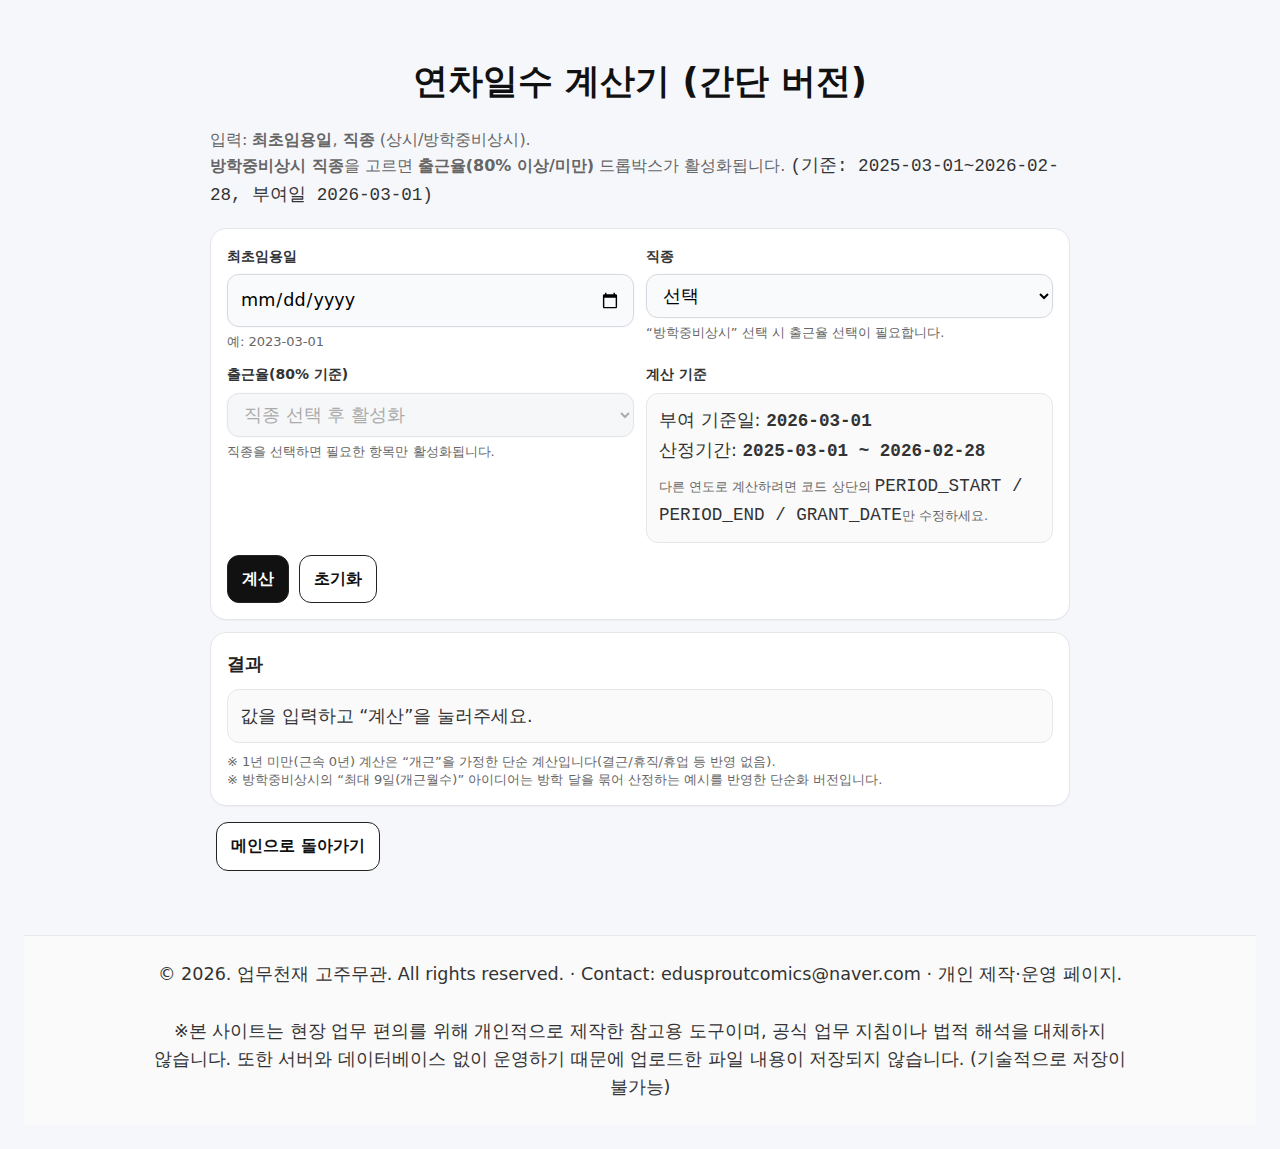
<file: annualleave-give-2026-mini/index.html>
<!doctype html>
<html lang="ko">
<head>
  <meta charset="utf-8" />
  <meta name="viewport" content="width=device-width, initial-scale=1" />
  <title>연차일수 계산기(간단)</title>


  <link rel="icon" href="/static/favicon.ico" />
  <link rel="stylesheet" href="/static/style.css" />
  
  <style>
    :root{
      --bg:#f6f7fb; --card:#fff; --text:#111; --muted:#666;
      --border:#e5e7eb; --accent:#111; --accentText:#fff;
      --danger:#b91c1c; --ok:#065f46;
    }
    *{ box-sizing:border-box; }
    body{
      margin:0; padding:24px;
      font-family: system-ui, -apple-system, Segoe UI, Roboto, Arial, "Apple SD Gothic Neo", "Noto Sans KR", sans-serif;
      background:var(--bg); color:var(--text);
    }
    .wrap{ max-width:860px; margin:0 auto; }
    h1{ margin:0 0 10px; font-size:22px; }
    .sub{ margin:0 0 18px; color:var(--muted); line-height:1.5; }
    .card{
      background:var(--card);
      border:1px solid var(--border);
      border-radius:16px;
      padding:16px;
      margin:12px 0;
      box-shadow:0 1px 0 rgba(0,0,0,.03);
    }
    .grid{
      display:grid;
      grid-template-columns: 1fr 1fr;
      gap:12px;
    }
    @media (max-width:720px){ .grid{ grid-template-columns:1fr; } }
    label{ display:block; font-weight:650; font-size:14px; margin-bottom:6px; }
    input, select, button{
      font:inherit;
    }
    input[type="date"], select{
      width:100%;
      padding:10px 12px;
      border:1px solid #d9d9e3;
      border-radius:12px;
      background:#f9fafb;
      outline:none;
    }
    input:focus, select:focus{
      border-color:#b4b4d0;
      box-shadow:0 0 0 2px rgba(180,180,208,.25);
      background:#fff;
    }
    input:disabled, select:disabled{
      background:#f3f4f6;
      color:#888;
    }
    .row{
      display:flex; gap:10px; flex-wrap:wrap;
      margin-top:12px;
    }
    .btn{
      padding:10px 14px;
      border-radius:12px;
      border:1px solid #222;
      background:#fff;
      cursor:pointer;
      font-weight:650;
    }
    .btn.primary{
      background:var(--accent);
      color:var(--accentText);
    }
    .btn:active{ transform: translateY(1px); }
    .hint{ margin-top:6px; color:var(--muted); font-size:13px; line-height:1.4; }
    .msg{
      border-radius:12px;
      padding:12px;
      border:1px solid var(--border);
      background:#fafafa;
      line-height:1.6;
    }
    .msg.ok{ border-color:#a7f3d0; background:#ecfdf5; color:var(--ok); }
    .msg.err{ border-color:#fecaca; background:#fff1f2; color:var(--danger); }
    table{
      width:100%;
      border-collapse:separate;
      border-spacing:0;
      margin-top:10px;
      overflow:hidden;
      border:1px solid var(--border);
      border-radius:12px;
      background:#fff;
    }
    th, td{
      padding:10px 12px;
      border-bottom:1px solid var(--border);
      text-align:left;
      font-size:14px;
      vertical-align:top;
    }
    th{ width:160px; color:#111; background:#f9fafb; }
    tr:last-child th, tr:last-child td{ border-bottom:none; }
    .mono{ font-family: ui-monospace, SFMono-Regular, Menlo, Monaco, Consolas, "Liberation Mono", monospace; }
  </style>
</head>
<body>
  <div class="wrap">
    <h1>연차일수 계산기 (간단 버전)</h1>
    <p class="sub">
      입력: <b>최초임용일</b>, <b>직종</b> (상시/방학중비상시).<br/>
      <b>방학중비상시 직종</b>을 고르면 <b>출근율(80% 이상/미만)</b> 드롭박스가 활성화됩니다.
      <span class="mono" id="periodInfo"></span>
    </p>

    <div class="card">
      <div class="grid">
        <div>
          <label for="hireDate">최초임용일</label>
          <input type="date" id="hireDate" />
          <div class="hint">예: 2023-03-01</div>
        </div>

        <div>
          <label for="jobType">직종</label>
          <select id="jobType">
            <option value="">선택</option>
            <option value="edu-always" data-group="edu" data-pattern="always">교육공무직 (상시)</option>
            <option value="edu-emergency" data-group="edu" data-pattern="emergency">교육공무직 (방학중비상시)</option>
            <option value="special-always" data-group="special" data-pattern="always">특수운영직군 (상시)</option>
            <option value="special-emergency" data-group="special" data-pattern="emergency">특수운영직군 (방학중비상시)</option>
          </select>
          <div class="hint">“방학중비상시” 선택 시 출근율 선택이 필요합니다.</div>
        </div>

        <div>
          <label for="attendance">출근율(80% 기준)</label>
          <select id="attendance" disabled>
            <option id="attPlaceholder" value="" selected>직종 선택 후 활성화</option>
            <option id="attGe" value="ge80" disabled>80% 이상</option>
            <option id="attLt" value="lt80" disabled>80% 미만</option>
          </select>
          <div class="hint" id="attendanceHint">상시 직종은 출근율 선택이 비활성화됩니다.</div>
        </div>

        <div>
          <label>계산 기준</label>
          <div class="msg">
            <div>부여 기준일: <b class="mono" id="grantText"></b></div>
            <div>산정기간: <b class="mono" id="spanText"></b></div>
            <div class="hint">
              다른 연도로 계산하려면 코드 상단의 <span class="mono">PERIOD_START / PERIOD_END / GRANT_DATE</span>만 수정하세요.
            </div>
          </div>
        </div>
      </div>

      <div class="row">
        <button class="btn primary" id="calcBtn" type="button">계산</button>
        <button class="btn" id="resetBtn" type="button">초기화</button>
      </div>
    </div>

    <div class="card">
      <h2 style="margin:0 0 10px; font-size:18px;">결과</h2>
      <div id="result" class="msg">값을 입력하고 “계산”을 눌러주세요.</div>

      <table id="breakdown" style="display:none;">
        <tbody id="breakdownBody"></tbody>
      </table>

      <div class="hint" style="margin-top:10px;">
        ※ 1년 미만(근속 0년) 계산은 “개근”을 가정한 단순 계산입니다(결근/휴직/휴업 등 반영 없음).<br/>
        ※ 방학중비상시의 “최대 9일(개근월수)” 아이디어는 방학 달을 묶어 산정하는 예시를 반영한 단순화 버전입니다.
      </div>
    </div>
  </div>

  <script>
  (() => {
    "use strict";

    /* =========================
       [설정] 다른 연도 계산 시 아래 3개만 수정
       ========================= */
    const PERIOD_START = ymdToUTC("2025-03-01");
    const PERIOD_END   = ymdToUTC("2026-02-28"); // inclusive
    const GRANT_DATE   = ymdToUTC("2026-03-01");

    /* =========================
       DOM helpers
       ========================= */
    const $ = (sel) => document.querySelector(sel);

    const hireInput = $("#hireDate");
    const jobSelect = $("#jobType");

    const attendanceSelect = $("#attendance");
    const attPlaceholder = $("#attPlaceholder");
    const attGe = $("#attGe");
    const attLt = $("#attLt");
    const attendanceHint = $("#attendanceHint");

    const periodInfo = $("#periodInfo");
    const grantText = $("#grantText");
    const spanText = $("#spanText");

    const calcBtn = $("#calcBtn");
    const resetBtn = $("#resetBtn");

    const resultBox = $("#result");
    const breakdownTable = $("#breakdown");
    const breakdownBody = $("#breakdownBody");

    /* =========================
       Date utils (UTC 기반)
       ========================= */
    function ymdToUTC(ymd) {
      const [y, m, d] = String(ymd).split("-").map(Number);
      return new Date(Date.UTC(y, m - 1, d));
    }
    function utcToYmd(date) {
      const y = date.getUTCFullYear();
      const m = String(date.getUTCMonth() + 1).padStart(2, "0");
      const d = String(date.getUTCDate()).padStart(2, "0");
      return `${y}-${m}-${d}`;
    }
    function addDaysUTC(date, days) {
      return new Date(date.getTime() + days * 86400000);
    }
    function isLeapYear(y) {
      return (y % 4 === 0 && y % 100 !== 0) || (y % 400 === 0);
    }

    /* =========================
       Month helpers (1년 미만 개근월수)
       ========================= */
    function startOfMonthUTC(d) {
      return new Date(Date.UTC(d.getUTCFullYear(), d.getUTCMonth(), 1));
    }
    function startOfNextMonthUTC(d) {
      return new Date(Date.UTC(d.getUTCFullYear(), d.getUTCMonth() + 1, 1));
    }
    // 1개월 "개근"을 달력월 기준으로 보기 위해:
    // - 입사일이 1일이면 그 달부터,
    // - 1일이 아니면 다음 달 1일부터를 첫 "완전한 개근월" 시작으로 봄.
    function firstFullMonthStartUTC(hireUTC) {
      if (!hireUTC) return PERIOD_START;
      const ms = startOfMonthUTC(hireUTC);
      if (hireUTC.getUTCDate() === 1) return ms;
      return startOfNextMonthUTC(hireUTC);
    }
    function enumerateMonths(startUTC, endUTC) {
      const res = [];
      let y = startUTC.getUTCFullYear();
      let m = startUTC.getUTCMonth() + 1;
      const ey = endUTC.getUTCFullYear();
      const em = endUTC.getUTCMonth() + 1;

      while (y < ey || (y === ey && m <= em)) {
        res.push(`${y}-${String(m).padStart(2, "0")}`);
        m += 1;
        if (m === 13) { m = 1; y += 1; }
      }
      return res;
    }
    function toYm(d) {
      return `${d.getUTCFullYear()}-${String(d.getUTCMonth() + 1).padStart(2, "0")}`;
    }

    /* =========================
       Core calc
       ========================= */
    function getJob() {
      const opt = jobSelect.selectedOptions && jobSelect.selectedOptions[0];
      if (!opt || !opt.value) return null;
      return {
        value: opt.value,
        label: opt.textContent.trim(),
        group: opt.dataset.group,     // "edu" | "special"
        pattern: opt.dataset.pattern  // "always" | "emergency"
      };
    }

    function escapeHtml(s) {
      return String(s ?? "")
        .replaceAll("&", "&amp;")
        .replaceAll("<", "&lt;")
        .replaceAll(">", "&gt;")
        .replaceAll('"', "&quot;")
        .replaceAll("'", "&#039;");
    }

    // 근속 "만" 년수(부여 기준일 기준)
    function diffFullYearsUTC(startUTC, endUTC) {
      if (!startUTC || !endUTC) return 0;
      if (startUTC > endUTC) return 0;

      let y = endUTC.getUTCFullYear() - startUTC.getUTCFullYear();
      let annivYear = startUTC.getUTCFullYear() + y;
      let m = startUTC.getUTCMonth();
      let d = startUTC.getUTCDate();

      // 2/29 입사 케이스: 윤년이 아니면 2/28을 "기념일"로 취급(실무에서 흔히 쓰는 처리)
      if (m === 1 && d === 29 && !isLeapYear(annivYear)) d = 28;

      let anniv = new Date(Date.UTC(annivYear, m, d));
      if (anniv > endUTC) y -= 1;
      return Math.max(0, y);
    }

    // 근속가산(3년차부터 2년에 1일)
    function calcSeniorityAddDays(serviceYears) {
      if (serviceYears < 3) return 0;
      return 1 + Math.floor((serviceYears - 3) / 2);
    }

    // 기본일수(상시 15 / 비상시 12·11)
    function baseDaysFor(job) {
      if (!job) return 0;
      if (job.pattern !== "emergency") return 15;
      return job.group === "special" ? 11 : 12;
    }

    // 출근율가산(비상시 +3·+4, 단 80% 이상일 때만)
    function bonusDaysFor(job, attendanceGe80) {
      if (!job) return 0;
      if (job.pattern !== "emergency") return 0;
      if (!attendanceGe80) return 0;
      return job.group === "special" ? 4 : 3;
    }

    function totalStandardDays(base, bonus, add) {
      return Math.min(25, base + bonus + add);
    }

    // 1년 미만: 개근월수 기반(단순화: 결근 없음 가정)
    function calcMonthlyAccrualDays(job, hireUTC) {
      let accrualStart = PERIOD_START;
      if (hireUTC && hireUTC > PERIOD_START) {
        accrualStart = firstFullMonthStartUTC(hireUTC);
      }
      if (accrualStart < PERIOD_START) accrualStart = PERIOD_START;
      if (accrualStart > PERIOD_END) {
        return { days: 0, note: "산정기간 내 개근월(버킷) 없음" };
      }

      if (!job || job.pattern !== "emergency") {
        const months = enumerateMonths(accrualStart, PERIOD_END);
        const okCount = months.length;           // 결근 없다고 가정
        const days = Math.min(11, okCount);
        const span = months.length ? `${months[0]}~${months[months.length - 1]}` : "해당없음";
        return { days, note: `개근월수(상시 가정): ${okCount}개월 중 ${days}일(최대 11) · 산정월(${span})` };
      }

      // 방학중비상시: (3~6, 9~11) 7개월 + (7~8) 1버킷 + (12~2) 1버킷 = 최대 9
      const y = PERIOD_START.getUTCFullYear();
      const bucketMonths = [`${y}-03`,`${y}-04`,`${y}-05`,`${y}-06`,`${y}-09`,`${y}-10`,`${y}-11`];
      const startYM = toYm(accrualStart);

      let ok = 0;
      for (const ym of bucketMonths) {
        if (ym < startYM) continue;
        ok += 1; // 결근 없다고 가정
      }

      const summerYM = `${y}-07`; // 7~8월을 1버킷으로 보는 단순화
      const winterYM = `${y}-12`; // 12~2월을 1버킷으로 보는 단순화
      if (startYM <= summerYM) ok += 1;
      if (startYM <= winterYM) ok += 1;

      const days = Math.min(9, ok);
      return { days, note: `개근월수(비상시 가정): ${ok}버킷 중 ${days}일(최대 9) · (7~8월=1버킷, 12~2월=1버킷)` };
    }

    /* =========================
       UI behavior
       ========================= */
    function setAttendanceEnabled(enabled) {
      attendanceSelect.disabled = !enabled;
      attGe.disabled = !enabled;
      attLt.disabled = !enabled;

      if (enabled) {
        attPlaceholder.textContent = "선택";
        attendanceHint.textContent = "방학중비상시 직종은 출근율(80% 이상/미만) 선택이 필요합니다.";
        attendanceSelect.value = "";
      } else {
        attPlaceholder.textContent = "상시직종은 선택없음";
        attendanceHint.textContent = "상시 직종은 출근율 선택이 비활성화됩니다.";
        attendanceSelect.value = "";
      }
    }

    function updateAttendanceUI() {
      const job = getJob();
      if (!job) {
        setAttendanceEnabled(false);
        attPlaceholder.textContent = "직종 선택 후 활성화";
        attendanceHint.textContent = "직종을 선택하면 필요한 항목만 활성화됩니다.";
        return;
      }
      setAttendanceEnabled(job.pattern === "emergency");
    }

    function setMsg(cls, html) {
      resultBox.className = `msg ${cls || ""}`.trim();
      resultBox.innerHTML = html;
    }

    function renderBreakdown(rows) {
      breakdownBody.innerHTML = rows.map(([k, v]) => {
        return `<tr><th>${escapeHtml(k)}</th><td>${v}</td></tr>`;
      }).join("");
      breakdownTable.style.display = "table";
    }

    function handleCalc() {
      const hireYmd = hireInput.value;
      const job = getJob();

      if (!hireYmd) {
        setMsg("err", "<b>최초임용일</b>을 입력해 주세요.");
        breakdownTable.style.display = "none";
        return;
      }
      if (!job) {
        setMsg("err", "<b>직종</b>을 선택해 주세요.");
        breakdownTable.style.display = "none";
        return;
      }

      const hireUTC = ymdToUTC(hireYmd);
      const serviceYears = diffFullYearsUTC(hireUTC, GRANT_DATE);
      const addDays = calcSeniorityAddDays(serviceYears);

      const base = baseDaysFor(job);

      // 1년 미만은 개근월수(가정)로만 계산
      if (serviceYears < 1) {
        const monthly = calcMonthlyAccrualDays(job, hireUTC);
        setMsg("ok",
          `<b>최종 연차: ${monthly.days}일</b><br/>` +
          `<span class="mono">근속 ${serviceYears}년</span> (1년 미만) · ${escapeHtml(monthly.note)}`
        );

        renderBreakdown([
          ["부여 기준일", `<span class="mono">${utcToYmd(GRANT_DATE)}</span>`],
          ["산정기간", `<span class="mono">${utcToYmd(PERIOD_START)} ~ ${utcToYmd(PERIOD_END)}</span>`],
          ["최초임용일", `<span class="mono">${escapeHtml(hireYmd)}</span>`],
          ["직종", escapeHtml(job.label)],
          ["근무형태", job.pattern === "emergency" ? "방학중비상시" : "상시"],
          ["근속(만)", `${serviceYears}년`],
          ["산정방식", "1년 미만: 1개월 개근 1일(단순 가정)"],
          ["최종부여", `<b>${monthly.days}일</b>`],
        ]);
        return;
      }

      // 1년 이상
      let attendanceText = "상시(선택없음)";
      let attendanceGe80 = true;

      if (job.pattern === "emergency") {
        if (!attendanceSelect.value) {
          setMsg("err", "방학중비상시 직종은 <b>출근율(80% 이상/미만)</b>을 선택해야 합니다.");
          breakdownTable.style.display = "none";
          return;
        }
        attendanceGe80 = (attendanceSelect.value === "ge80");
        attendanceText = attendanceGe80 ? "80% 이상" : "80% 미만";
      }

      const bonus = bonusDaysFor(job, attendanceGe80);
      const standard = totalStandardDays(base, bonus, addDays);

      const method =
        job.pattern === "emergency"
          ? (attendanceGe80 ? "비상시: 80% 이상 → 출근율가산 포함" : "비상시: 80% 미만 → 기본일수만")
          : "상시: 기본 15일(+근속가산, 상한 25)";

      setMsg("ok",
        `<b>최종 연차: ${standard}일</b><br/>` +
        `<span class="mono">근속 ${serviceYears}년</span> · ${escapeHtml(method)}`
      );

      renderBreakdown([
        ["부여 기준일", `<span class="mono">${utcToYmd(GRANT_DATE)}</span>`],
        ["산정기간", `<span class="mono">${utcToYmd(PERIOD_START)} ~ ${utcToYmd(PERIOD_END)}</span>`],
        ["최초임용일", `<span class="mono">${escapeHtml(hireYmd)}</span>`],
        ["직종", escapeHtml(job.label)],
        ["근무형태", job.pattern === "emergency" ? "방학중비상시" : "상시"],
        ["출근율(80% 기준)", escapeHtml(attendanceText)],
        ["근속(만)", `${serviceYears}년`],
        ["기본일수", `${base}일`],
        ["출근율가산", `${bonus}일`],
        ["근속가산", `${addDays}일`],
        ["표준합계(상한25)", `${standard}일`],
        ["최종부여", `<b>${standard}일</b>`],
      ]);
    }

    function handleReset() {
      hireInput.value = "";
      jobSelect.value = "";
      attendanceSelect.value = "";
      updateAttendanceUI();
      breakdownTable.style.display = "none";
      setMsg("", "값을 입력하고 “계산”을 눌러주세요.");
    }

    function init() {
      grantText.textContent = utcToYmd(GRANT_DATE);
      spanText.textContent = `${utcToYmd(PERIOD_START)} ~ ${utcToYmd(PERIOD_END)}`;
      periodInfo.textContent = ` (기준: ${utcToYmd(PERIOD_START)}~${utcToYmd(PERIOD_END)}, 부여일 ${utcToYmd(GRANT_DATE)})`;

      updateAttendanceUI();

      jobSelect.addEventListener("change", updateAttendanceUI);
      calcBtn.addEventListener("click", handleCalc);
      resetBtn.addEventListener("click", handleReset);
    }

    init();
  })();
  </script>

  <script src="/static/disable-copy.js"></script>
<script src="/static/footer.js"></script>
<script src="/static/global-loader.js?v=1"></script>
</body>
</html>
</file>
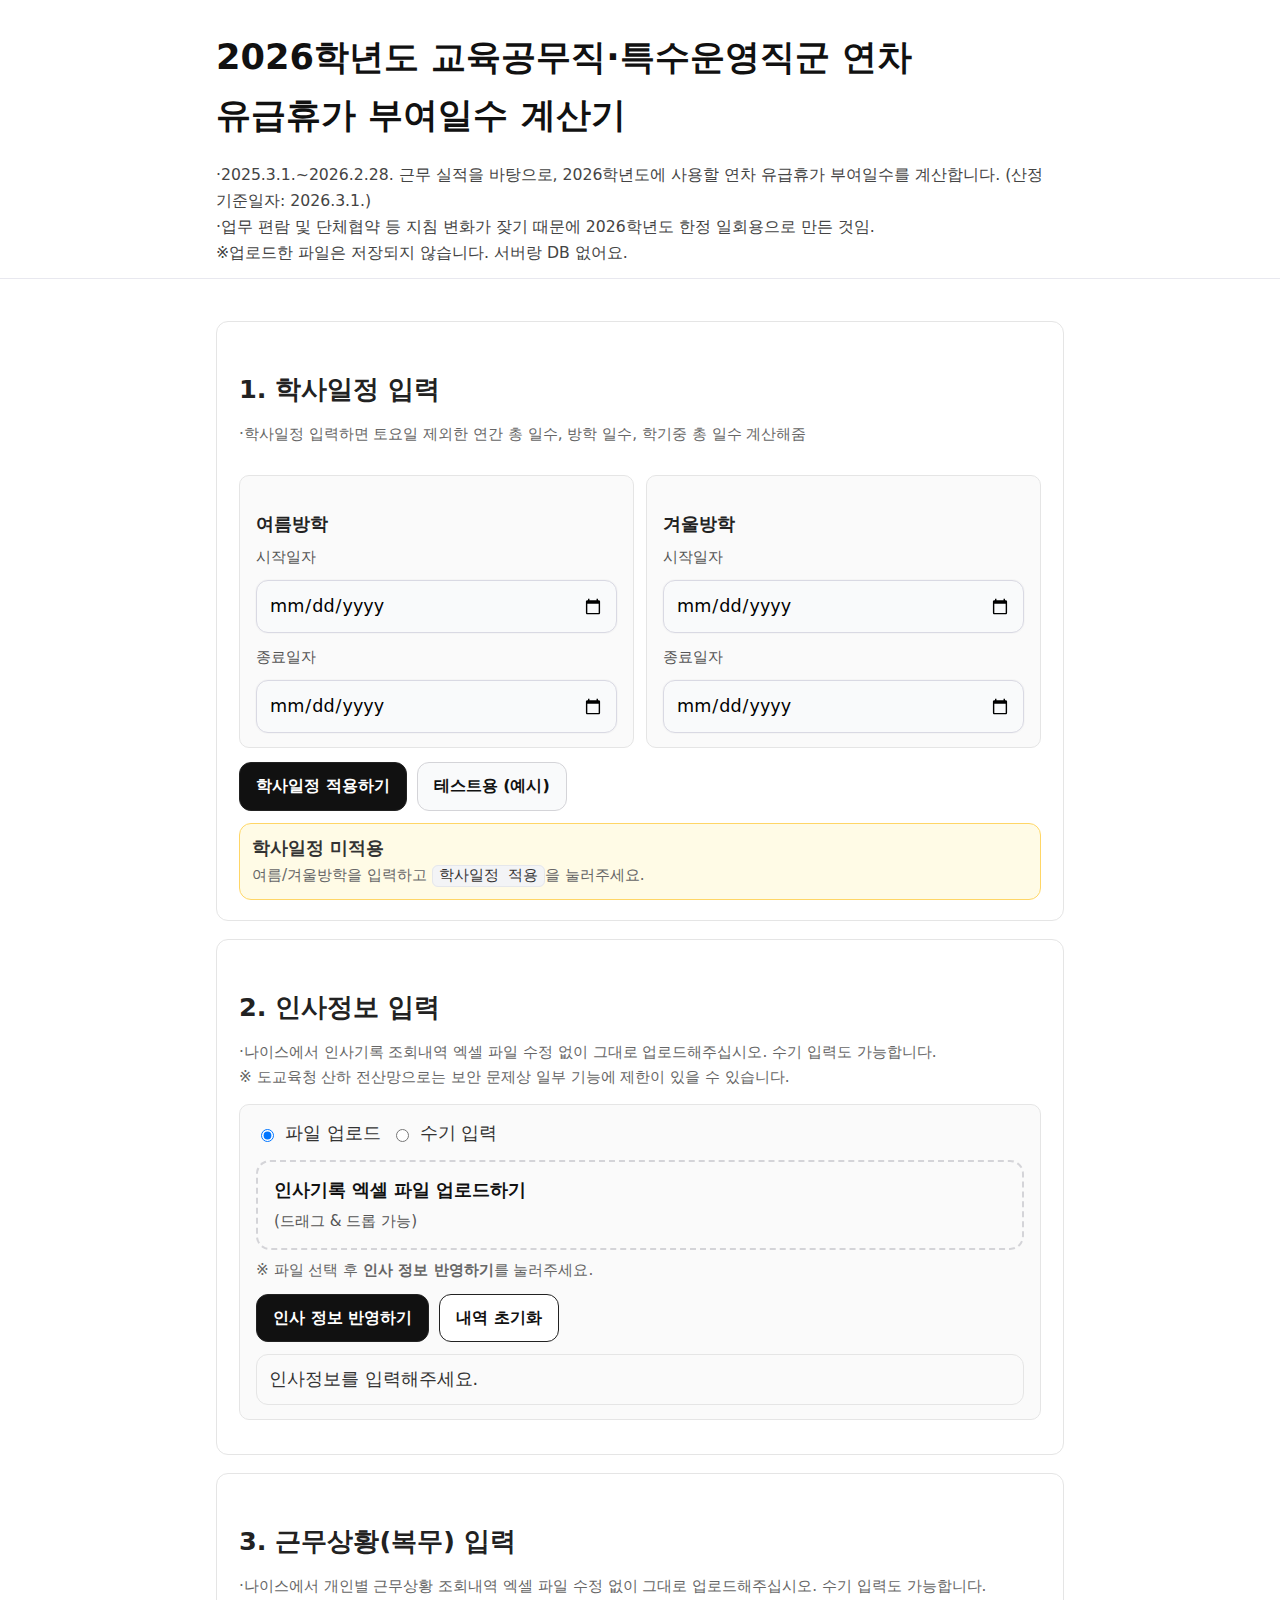
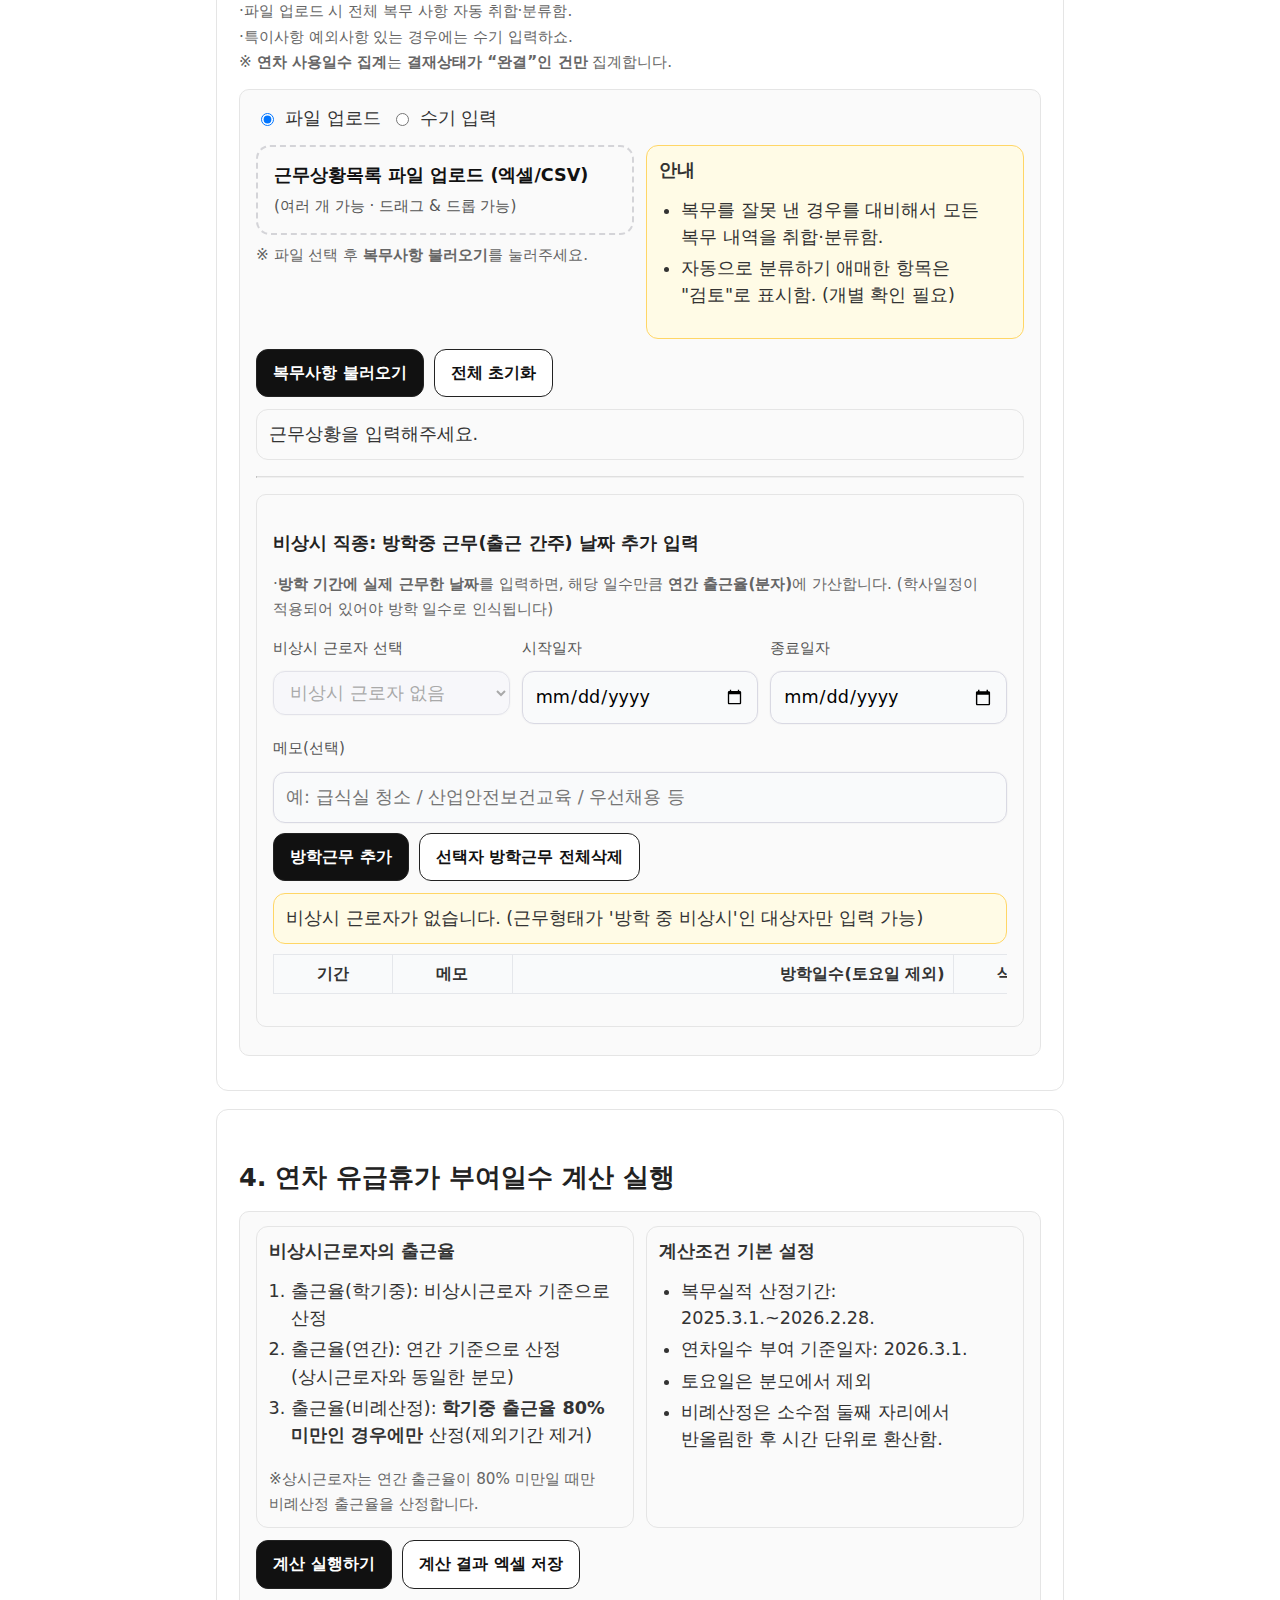
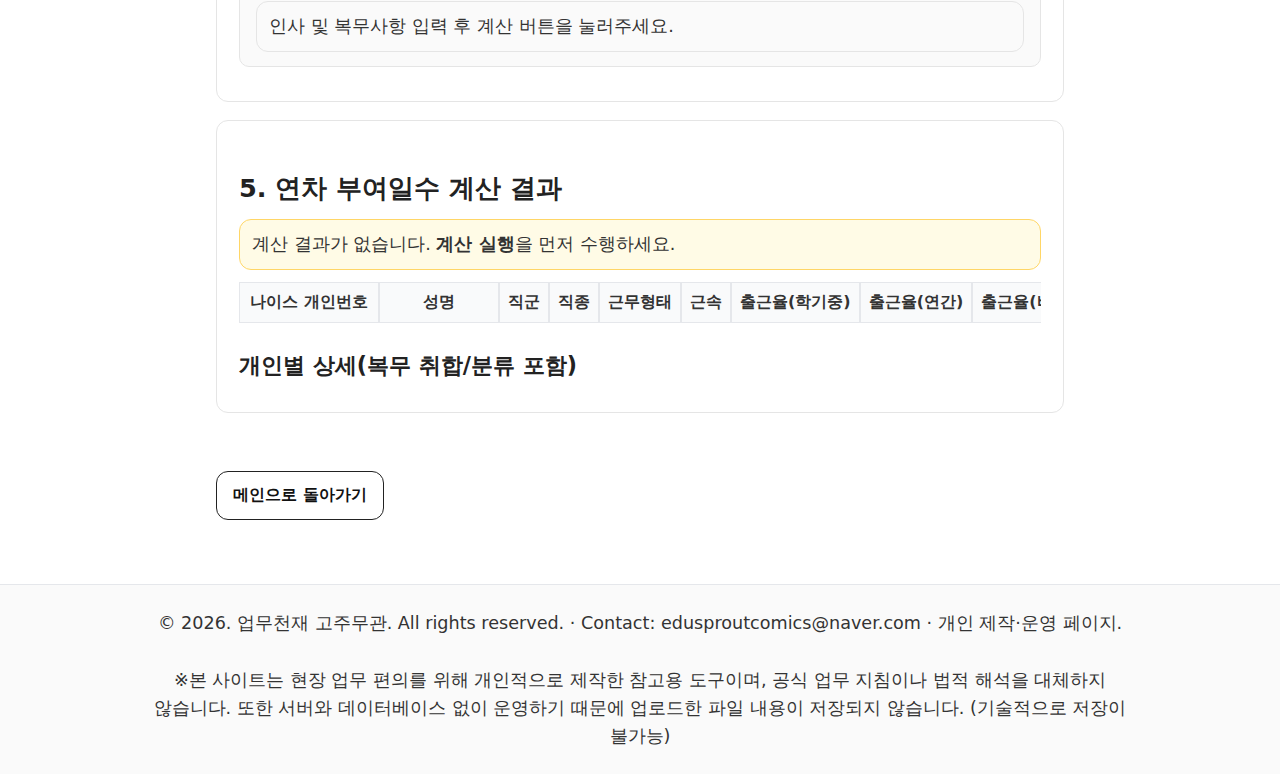
<file: annualleave-give-2026/index.html>
<!doctype html>
<html lang="ko">
<head>
  <meta charset="utf-8" />
  <meta name="viewport" content="width=device-width,initial-scale=1" />
  <title>2026학년도 연차유급휴가 부여일수 계산기</title>

  <link rel="stylesheet" href="/static/style.css" />
  <script src="https://cdn.sheetjs.com/xlsx-0.20.3/package/dist/xlsx.full.min.js"></script>

  <style>
    .msg { border:1px solid #e5e5e5; border-radius:12px; padding:10px 12px; background:#fafafa; }
    .msg.ok { border-color:#b7eb8f; background:#f6ffed; }
    .msg.warn { border-color:#ffd666; background:#fffbe6; }
    .msg.err { border-color:#ffccc7; background:#fff2f0; }
    .pill { display:inline-block; padding:2px 8px; border-radius:999px; font-size:0.92rem; border:1px solid #ddd; background:#fff; }
    .pill.ok { border-color:#b7eb8f; }
    .pill.warn { border-color:#ffd666; }
    .pill.err { border-color:#ffccc7; }
    .kbd { font-family: ui-monospace, SFMono-Regular, Menlo, Monaco, Consolas, "Liberation Mono", monospace; font-size:0.95rem; background:#f3f4f6; border:1px solid #e5e7eb; padding:1px 6px; border-radius:6px; }

    details > summary { cursor:pointer; font-weight:700; color:#111; }
    details > summary:hover { text-decoration: underline; }
    .hidden { display:none !important; }

    .table-compact th, .table-compact td { padding: 6px 8px; }
    .right { text-align:right; }
    .center { text-align:center; }
    .nowrap { white-space: nowrap; }

    .stack { display:flex; flex-direction:column; gap:10px; }
    .mini { font-size:0.95rem; color:#555; }

    .danger-line { border-left: 4px solid #ff4d4f; padding-left: 10px; }
    .warn-line { border-left: 4px solid #faad14; padding-left: 10px; }

    table select { min-width: 140px; }

    .site-header .shell,
    .site-header h1,
    .site-header .subtitle { text-align:left !important; }

    /* Drag & Drop */
    .dropzone {
      border: 2px dashed #d4d4d8;
      border-radius: 14px;
      padding: 14px 16px;
      background: #fafafa;
      cursor: pointer;
      transition: all 0.15s ease;
    }
    .dropzone:hover { background:#f3f4f6; }
    .dropzone.dragover {
      border-color: #111;
      background: #eef2ff;
    }
    .dz-title { font-weight: 700; color:#111; margin:0 0 4px; }
    .dz-desc { margin:0; color:#555; font-size:0.95rem; }

    /* =============================
       결과표 틀고정(헤더 + 성명)
       ============================= */
    /* 스크롤 컨테이너(.table-wrap) 안에서 sticky 동작 */
    #resultTable { border-collapse: separate; border-spacing: 0; }
    #resultTable thead th {
      position: sticky;
      top: 0;
      z-index: 20;
      background: #f9fafb;
    }

    /* 1열(나이스 개인번호) + 2열(성명) 고정: 성명 고정이 목적이지만, 2열만 고정하면 1열이 가려져서 함께 고정 */
    #resultTable th:nth-child(1),
    #resultTable td:nth-child(1) {
      position: sticky;
      left: 0;
      z-index: 25;
      background: #fff;
      min-width: 140px;
    }
    #resultTable th:nth-child(2),
    #resultTable td:nth-child(2) {
      position: sticky;
      left: 140px;
      z-index: 25;
      background: #fff;
      min-width: 120px;
    }
    /* 헤더의 고정열은 한 층 더 위로 */
    #resultTable thead th:nth-child(1),
    #resultTable thead th:nth-child(2) {
      z-index: 30;
      background: #f9fafb;
    }
  </style>
</head>

<body>
  <header class="site-header">
    <div class="shell">
      <h1>2026학년도 교육공무직·특수운영직군 연차 유급휴가 부여일수 계산기</h1>
      <p class="subtitle">
        ·2025.3.1.~2026.2.28. 근무 실적을 바탕으로, 2026학년도에 사용할 연차 유급휴가 부여일수를 계산합니다. (산정 기준일자: 2026.3.1.) <br/>
        ·업무 편람 및 단체협약 등 지침 변화가 잦기 때문에 2026학년도 한정 일회용으로 만든 것임. <br/>
        ※업로드한 파일은 저장되지 않습니다. 서버랑 DB 없어요.
      </p>
    </div>
  </header>

  <main class="container">
    <section class="section">
      <h2>1. 학사일정 입력</h2>
      <p class="muted">
        ·학사일정 입력하면 토요일 제외한 연간 총 일수, 방학 일수, 학기중 총 일수 계산해줌
      </p>

      <div class="grid two">
        <div class="card">
          <h3 class="local-h3 local-tight">여름방학</h3>
          <div class="grid two">
            <label class="stack">
              <span class="mini">시작일자</span>
              <input type="date" id="summerStart" />
            </label>
            <label class="stack">
              <span class="mini">종료일자</span>
              <input type="date" id="summerEnd" />
            </label>
          </div>
        </div>
        <div class="card">
          <h3 class="local-h3 local-tight">겨울방학</h3>
          <div class="grid two">
            <label class="stack">
              <span class="mini">시작일자</span>
              <input type="date" id="winterStart" />
            </label>
            <label class="stack">
              <span class="mini">종료일자</span>
              <input type="date" id="winterEnd" />
            </label>
          </div>
        </div>
      </div>

      <div class="row gap">
        <button class="btn primary" id="btnApplyCalendar">학사일정 적용하기</button>
        <button class="btn ghost" id="btnSetExampleCalendar">테스트용 (예시)</button>
      </div>

      <div id="calendarSummary" class="msg" style="margin-top:12px;"></div>
    </section>

    <section class="section">
      <h2>2. 인사정보 입력</h2>
      <p class="muted">
        ·나이스에서 인사기록 조회내역 엑셀 파일 수정 없이 그대로 업로드해주십시오. 수기 입력도 가능합니다. <br/>
        ※ 도교육청 산하 전산망으로는 보안 문제상 일부 기능에 제한이 있을 수 있습니다. <br/>
      </p>

      <div class="card">
        <div class="row gap">
          <label class="row"><input type="radio" name="hrMode" value="file" checked /> 파일 업로드</label>
          <label class="row"><input type="radio" name="hrMode" value="manual" /> 수기 입력</label>
        </div>

        <div id="hrFileBox" style="margin-top:12px;">
          <div class="grid two">
            <div>
              <div class="dropzone" id="hrDrop">
                <p class="dz-title">인사기록 엑셀 파일 업로드하기</p>
                <p class="dz-desc">(드래그 & 드롭 가능)</p>
              </div>
              <input type="file" id="hrFile" accept=".xlsx,.xls" class="hidden" multiple />
              <div class="muted" style="margin-top:8px;">※ 파일 선택 후 <b>인사 정보 반영하기</b>를 눌러주세요.</div>
            </div>
          </div>

          <div class="row gap" style="margin-top:10px;">
            <button class="btn primary" id="btnLoadHr">인사 정보 반영하기</button>
            <button class="btn" id="btnClearHr">내역 초기화</button>
          </div>
          <div id="hrMsg" class="msg" style="margin-top:12px;"></div>
        </div>

        <div id="hrManualBox" class="hidden" style="margin-top:12px;">
          <h3 class="local-h3">대상자 수기 등록</h3>

          <div class="grid three">
            <label class="stack">
              <span class="mini">성명(필수)</span>
              <input type="text" id="mName" placeholder="홍길동" />
            </label>
            <label class="stack">
              <span class="mini">나이스 개인번호(선택)</span>
              <input type="text" id="mPid" placeholder="예시: K1234567" />
            </label>
            <label class="stack">
              <span class="mini">최초임용일(필수)</span>
              <input type="date" id="mHire" />
            </label>

            <label class="stack">
              <span class="mini">직군</span>
              <select id="mGroup">
                <option value="regular">교육공무직</option>
                <option value="special">특수운영직군</option>
              </select>
            </label>

            <label class="stack">
              <span class="mini">직종</span>
              <input type="text" id="mJob" placeholder="예: 교무행정사 / 조리실무사 / 객실청소원" />
            </label>

            <label class="stack">
              <span class="mini">근무형태</span>
              <select id="mPattern">
                <option value="always">상시 근무자</option>
                <option value="emergency">방학 중 비상시 근로자</option>
              </select>
            </label>

            <label class="stack">
              <span class="mini">1일 소정근로시간</span>
              <input type="number" id="mDailyHours" value="8" min="1" max="12" step="1" class="numeric" />
            </label>
          </div>

          <div class="row gap" style="margin-top:10px;">
            <button class="btn primary" id="btnAddWorker">대상자 추가</button>
            <button class="btn" id="btnClearWorkers">대상자 전체 삭제</button>
          </div>

          <div class="table-wrap">
            <table class="sheetlike table-compact" id="workersTable">
              <thead>
                <tr>
                  <th class="nowrap">나이스개인번호</th>
                  <th class="nowrap">성명</th>
                  <th class="nowrap">개인번호</th>
                  <th class="nowrap">직군</th>
                  <th class="nowrap">직종</th>
                  <th class="nowrap">근무형태</th>
                  <th class="nowrap">최초임용일</th>
                  <th class="nowrap right">1일시간</th>
                  <th class="nowrap right">근속연수 (2026.3.1.기준)</th>
                  <th class="nowrap center">삭제</th>
                </tr>
              </thead>
              <tbody></tbody>
            </table>
          </div>

          <div id="hrManualMsg" class="msg" style="margin-top:12px;"></div>
        </div>
      </div>
    </section>

    <section class="section">
      <h2>3. 근무상황(복무) 입력</h2>
      <p class="muted">
        ·나이스에서 개인별 근무상황 조회내역 엑셀 파일 수정 없이 그대로 업로드해주십시오. 수기 입력도 가능합니다.<br/>
        ·파일 업로드 시 전체 복무 사항 자동 취합·분류함.<br/>
        ·특이사항 예외사항 있는 경우에는 수기 입력하쇼.<br/>
        <span class="muted">※ <b>연차 사용일수 집계</b>는 <b>결재상태가 “완결”인 건만</b> 집계합니다.</span>
      </p>

      <div class="card">
        <div class="row gap">
          <label class="row"><input type="radio" name="workMode" value="file" checked /> 파일 업로드</label>
          <label class="row"><input type="radio" name="workMode" value="manual" /> 수기 입력</label>
        </div>

        <div id="workFileBox" style="margin-top:12px;">
          <div class="grid two">
            <div>
              <div class="dropzone" id="workDrop">
                <p class="dz-title">근무상황목록 파일 업로드 (엑셀/CSV)</p>
                <p class="dz-desc">(여러 개 가능 · 드래그 & 드롭 가능)</p>
              </div>
              <input type="file" id="workFiles" accept=".xlsx,.xls,.csv" multiple class="hidden" />
              <div class="muted" style="margin-top:8px;">※ 파일 선택 후 <b>복무사항 불러오기</b>를 눌러주세요.</div>
            </div>

            <div class="msg warn">
              <div><b>안내</b></div>
              <ul>
                <li>복무를 잘못 낸 경우를 대비해서 모든 복무 내역을 취합·분류함.</li>
                <li>자동으로 분류하기 애매한 항목은 "검토"로 표시함. (개별 확인 필요)</li>
              </ul>
            </div>
          </div>

          <div class="row gap" style="margin-top:10px;">
            <button class="btn primary" id="btnLoadWork">복무사항 불러오기</button>
            <button class="btn" id="btnClearWork">전체 초기화</button>
          </div>
          <div id="workMsg" class="msg" style="margin-top:12px;"></div>
        </div>

        <div id="workManualBox" class="hidden" style="margin-top:12px;">
          <h3 class="local-h3">복무사항 수기 입력</h3>
          <p class="muted">
            ·수기 입력 모드는 기본적으로 "정상근무"를 전제로 함. 출근율 산정에 영향이 있는 예외사항 입력할 때 사용하세요.
          </p>

          <div class="grid three">
            <label class="stack">
              <span class="mini">근로자 선택하기</span>
              <select id="wSelect"></select>
            </label>
            <label class="stack">
              <span class="mini">시작일자</span>
              <input type="date" id="wStart" />
            </label>
            <label class="stack">
              <span class="mini">종료일자</span>
              <input type="date" id="wEnd" />
            </label>

            <label class="stack">
              <span class="mini">복무 종류</span>
              <input type="text" id="wType" placeholder="질병휴직 / 결근 / 연가 등" />
            </label>

            <label class="stack">
              <span class="mini">복무 사유</span>
              <input type="text" id="wReason" placeholder="필요 시 입력" />
            </label>

            <label class="stack">
              <span class="mini">분류 방법 선택</span>
              <select id="wClass">
                <option value="auto">자동 판별</option>
                <option value="deemed">출근 간주 (분자 포함)</option>
                <option value="excluded">제외 기간 (분모·분자 제외)</option>
                <option value="absence">결근 간주</option>
                <option value="review">확인 필요 (미분류)</option>
              </select>
            </label>
          </div>

          <div class="row gap" style="margin-top:10px;">
            <label class="row">
              <input type="checkbox" id="wCredit" />
              비상시 직종의 방학중 근무 (우선채용 등)
            </label>
            <button class="btn primary" id="btnAddRecord">복무내역 추가</button>
            <button class="btn" id="btnClearManualRecords">전체 초기화</button>
          </div>

          <div id="workManualMsg" class="msg" style="margin-top:12px;"></div>
        </div>

        <hr style="margin:16px 0;" />

        <div id="vacCreditBox" class="card" style="margin-top:12px;">
          <h3 class="local-h3">비상시 직종: 방학중 근무(출근 간주) 날짜 추가 입력</h3>
          <p class="muted">
            ·<b>방학 기간에 실제 근무한 날짜</b>를 입력하면, 해당 일수만큼 <b>연간 출근율(분자)</b>에 가산합니다.
            (학사일정이 적용되어 있어야 방학 일수로 인식됩니다)
          </p>

          <div class="grid three">
            <label class="stack">
              <span class="mini">비상시 근로자 선택</span>
              <select id="vacWSelect"></select>
            </label>
            <label class="stack">
              <span class="mini">시작일자</span>
              <input type="date" id="vacStart" />
            </label>
            <label class="stack">
              <span class="mini">종료일자</span>
              <input type="date" id="vacEnd" />
            </label>

            <label class="stack" style="grid-column: 1 / -1;">
              <span class="mini">메모(선택)</span>
              <input type="text" id="vacMemo" placeholder="예: 급식실 청소 / 산업안전보건교육 / 우선채용 등" />
            </label>
          </div>

          <div class="row gap" style="margin-top:10px;">
            <button class="btn primary" id="btnAddVacCredit">방학근무 추가</button>
            <button class="btn" id="btnClearVacCredit">선택자 방학근무 전체삭제</button>
          </div>

          <div id="vacCreditMsg" class="msg" style="margin-top:12px;"></div>

          <div class="table-wrap" style="margin-top:10px;">
            <table class="sheetlike table-compact" id="vacCreditTable">
              <thead>
                <tr>
                  <th class="nowrap">기간</th>
                  <th class="nowrap">메모</th>
                  <th class="nowrap right">방학일수(토요일 제외)</th>
                  <th class="nowrap center">삭제</th>
                </tr>
              </thead>
              <tbody></tbody>
            </table>
          </div>
        </div>
      </div>
    </section>

    <section class="section">
      <h2>4. 연차 유급휴가 부여일수 계산 실행</h2>

      <div class="card">
        <div class="grid two">
          <div class="msg">
            <div><b>비상시근로자의 출근율</b></div>
            <ol>
              <li>출근율(학기중): 비상시근로자 기준으로 산정</li>
              <li>출근율(연간): 연간 기준으로 산정(상시근로자와 동일한 분모)</li>
              <li>출근율(비례산정): <b>학기중 출근율 80% 미만인 경우에만</b> 산정(제외기간 제거)</li>
            </ol>
            <div class="muted">※상시근로자는 연간 출근율이 80% 미만일 때만 비례산정 출근율을 산정합니다.</div>
          </div>

          <div class="msg">
            <div><b>계산조건 기본 설정</b></div>
            <ul>
              <li>복무실적 산정기간: 2025.3.1.~2026.2.28.</li>
              <li>연차일수 부여 기준일자: 2026.3.1.</li>
              <li>토요일은 분모에서 제외</li>
              <li>비례산정은 소수점 둘째 자리에서 반올림한 후 시간 단위로 환산함.</li>
            </ul>
          </div>
        </div>

        <div class="row gap" style="margin-top:12px;">
          <button class="btn primary" id="btnRun">계산 실행하기</button>
          <button class="btn" id="btnDownload">계산 결과 엑셀 저장</button>
        </div>

        <div id="runMsg" class="msg" style="margin-top:12px;"></div>
      </div>
    </section>

    <section class="section">
      <h2>5. 연차 부여일수 계산 결과</h2>

      <div id="resultSummary" class="msg">계산 실행 버튼 먼저 눌러주세요.</div>

      <div class="table-wrap">
        <table class="sheetlike table-compact" id="resultTable">
          <thead>
            <tr>
              <th class="nowrap">나이스 개인번호</th>
              <th class="nowrap">성명</th>
              <th class="nowrap">직군</th>
              <th class="nowrap">직종</th>
              <th class="nowrap">근무형태</th>
              <th class="nowrap right">근속</th>
              <th class="nowrap right">출근율(학기중)</th>
              <th class="nowrap right">출근율(연간)</th>
              <th class="nowrap right">출근율(비례산정)</th>

              <!-- (수정) 가산 칼럼 분리 -->
              <th class="nowrap right">기본</th>
              <th class="nowrap right">출근율가산(연간80%)</th>
              <th class="nowrap right">근속가산</th>
              <th class="nowrap right">표준합계(상한25)</th>

              <th class="nowrap right">최종부여</th>
              <th class="nowrap">판정</th>
            </tr>
          </thead>
          <tbody></tbody>
        </table>
      </div>

      <h3>개인별 상세(복무 취합/분류 포함)</h3>

      <!-- 안내사항: 여기 한 번만 -->
      <div id="detailNotice" class="msg warn hidden" style="margin-top:10px;">
        <div><b>안내 사항</b></div>
        <ul>
          <li>“검토”로 분류된 항목은 담당자가 직접 반영 여부를 확인하세요.</li>
          <li>비상시근로자의 방학중 근무(분자 가산)는 “방학기간과 겹치는 유급근무”에만 체크하기를 권장합니다.</li>
          <li>연차 사용일수 집계는 결재상태가 <b>“완결”</b>인 내역만 집계합니다.</li>
        </ul>
      </div>

      <div id="detailBox" class="stack"></div>
    </section>
  </main>

  <div class="home-link-wrap">
    <a class="btn" href="/">메인으로 돌아가기</a>
  </div>

<script>
(() => {
  "use strict";

  const PERIOD_START = ymdToUTC("2025-03-01");
  const PERIOD_END   = ymdToUTC("2026-02-28"); // inclusive
  const GRANT_DATE   = ymdToUTC("2026-03-01");

  const DEFAULT_DAILY_HOURS = 8;

  const CLASS_LABEL = {
    deemed: "출근간주",
    excluded: "산정제외",
    absence: "결근성",
    review: "검토",
    auto: "자동"
  };

  const RULES_2026 = {
    excludedKeywords: [
      "질병휴직", "가족돌봄휴직", "노조전임", "유학휴직", "행방불명",
      "파업", "쟁의", "휴업", "사용자귀책"
    ],
    absenceKeywords: [
      "결근", "무단", "연차초과", "미승인", "무급결근"
    ],
    deemedKeywords: [
      "연가", "연차", "공가", "특별휴가", "경조", "유급병가", "병가",
      "산재", "요양", "출산", "유산", "사산", "배우자출산",
      "예비군", "민방위", "동원", "공민권", "보상휴가", "보상휴무", "휴일대체",
      "가족돌봄휴가", "생리휴가", "난임", "임신기", "육아기"
    ],
    creditKeywords: [
      "방학", "급식실", "청소", "우선채용", "산업안전", "직무연수", "연수", "교육"
    ],
    reviewKeywords: [
      "재량휴업", "개교기념", "단축", "외근", "출장", "조합", "노조", "대체"
    ]
  };

  // ==========================
  // 직군/직종 추출(인사발령집계기 로직 일부 이식)
  // ==========================
  const EDU_LABOR_JOBS = Array.from(new Set([
    "치료사",
    "장애영아지도사",
    "장애유아지도사",
    "직업지도사",
    "유치원방과후교육사",
    "학교도서관사서",
    "기숙사생활지도원",
    "전문상담사",
    "영양사",
    "교육복지사",
    "평생교육사",
    "사회복지사",
    "진로교육사",
    "학교도서관실무사",
    "특수교육지도사",
    "건강실무사",
    "조리사",
    "조리실무사",
    "교무행정사",
    "발명실무원",
    "통학차량운전원",
    "통학지도원",
    "늘봄학교전담사",
    "초등돌봄전담사",
    "방과후전담사",
    "임상심리사",
    "대안교육전문가",
    "학습클리닉전문가",
    "학부모지원전문가",
    "진학전문지원관",
    "학교운동부지도자",
    "교육지도사",
    "방과후학교지원가",
    "구육성회직원",
  ]));

  function normalizeKey(s) {
    return String(s || "")
      .replace(/\s+/g, "")
      .replace(/[()\[\]{}]/g, "")
      .toLowerCase();
  }

  function stripGroupWords(s) {
    return String(s || "")
      .replace(/교육공무직원?/g, "")
      .replace(/교육공무직/g, "")
      .replace(/특수운영직군/g, "")
      .replace(/\s+/g, " ")
      .trim();
  }

  function extractParenInner(s) {
    const m = String(s || "").match(/\(([^()]+)\)/);
    return (m && m[1]) ? String(m[1]).trim() : "";
  }

  function detectGroupFromHr(groupRaw, jobRaw) {
    const mix = normalizeKey(`${groupRaw} ${jobRaw}`);
    if (mix.includes("특수운영")) return "special";
    // 예외적으로 직종명이 '특수...'로 시작하는 케이스 방어
    if (mix.includes("특수") && mix.includes("직군")) return "special";
    return "regular";
  }

  function detectJobFromHr(group, groupRaw, jobRaw) {
    const g = String(groupRaw || "").trim();
    const j = String(jobRaw || "").trim();
    const mix = normalizeKey(`${g} ${j}`);

    // 특수운영직군: ( ) 안의 직종 우선
    if (group === "special") {
      const inner = extractParenInner(j) || extractParenInner(g);
      if (inner) return stripGroupWords(inner);

      const cleaned = stripGroupWords(j || g);
      return cleaned || "";
    }

    // 교육공무직: 알려진 직종 목록 매칭 우선
    for (const job of EDU_LABOR_JOBS) {
      if (mix.includes(normalizeKey(job))) return job;
    }

    // 괄호가 있으면 괄호 안만 직종으로 적힌 경우가 종종 있음
    const inner = extractParenInner(j);
    if (inner && /^[가-힣0-9·\s]{2,30}$/.test(inner)) return stripGroupWords(inner);

    return stripGroupWords(j) || "";
  }

  const state = {
    calendar: {
      summerStart: null,
      summerEnd: null,
      winterStart: null,
      winterEnd: null,
      applied: false,
      sets: null,
    },
    workers: new Map(),
    records: [],
    results: [],
    lastRunAt: null,
    selectedFiles: { hr: [], work: [] },
  };

  const $ = (sel) => document.querySelector(sel);
  const $$ = (sel) => Array.from(document.querySelectorAll(sel));

  function setMsg(el, cls, html) {
    el.className = `msg ${cls || ""}`.trim();
    el.innerHTML = html;
  }

  function escapeHtml(s) {
    return String(s ?? "")
      .replaceAll("&", "&amp;")
      .replaceAll("<", "&lt;")
      .replaceAll(">", "&gt;")
      .replaceAll('"', "&quot;")
      .replaceAll("'", "&#039;");
  }

  function ymdToUTC(ymd) {
    const [y, m, d] = ymd.split("-").map(Number);
    return new Date(Date.UTC(y, m - 1, d));
  }

  function utcToYmd(date) {
    const y = date.getUTCFullYear();
    const m = String(date.getUTCMonth() + 1).padStart(2, "0");
    const d = String(date.getUTCDate()).padStart(2, "0");
    return `${y}-${m}-${d}`;
  }

  function addDaysUTC(date, days) {
    return new Date(date.getTime() + days * 86400000);
  }

  function clampToPeriod(date) {
    if (date < PERIOD_START) return PERIOD_START;
    if (date > PERIOD_END) return PERIOD_END;
    return date;
  }

  function isSaturdayUTC(date) {
    return date.getUTCDay() === 6;
  }

  function normalizeRange(start, end) {
    if (!start || !end) return null;
    if (end < start) [start, end] = [end, start];
    start = clampToPeriod(start);
    end = clampToPeriod(end);
    if (end < PERIOD_START || start > PERIOD_END) return null;
    return { start, end };
  }

  function buildCalendarSets() {
    const fullSet = new Set();
    const vacationSet = new Set();

    for (let d = PERIOD_START; d <= PERIOD_END; d = addDaysUTC(d, 1)) {
      if (isSaturdayUTC(d)) continue;
      fullSet.add(utcToYmd(d));
    }

    const ss = state.calendar.summerStart;
    const se = state.calendar.summerEnd;
    const ws = state.calendar.winterStart;
    const we = state.calendar.winterEnd;

    const vacRanges = [];
    const r1 = (ss && se) ? normalizeRange(ss, se) : null;
    const r2 = (ws && we) ? normalizeRange(ws, we) : null;
    if (r1) vacRanges.push(r1);
    if (r2) vacRanges.push(r2);

    for (const r of vacRanges) {
      for (let d = r.start; d <= r.end; d = addDaysUTC(d, 1)) {
        if (isSaturdayUTC(d)) continue;
        const ymd = utcToYmd(d);
        if (fullSet.has(ymd)) vacationSet.add(ymd);
      }
    }

    const semesterSet = new Set();
    for (const ymd of fullSet) {
      if (!vacationSet.has(ymd)) semesterSet.add(ymd);
    }

    state.calendar.sets = {
      fullSet,
      vacationSet,
      semesterSet,
      fullCount: fullSet.size,
      vacCount: vacationSet.size,
      semCount: semesterSet.size
    };
  }

  function renderCalendarSummary() {
    const el = $("#calendarSummary");
    const sets = state.calendar.sets;

    if (!state.calendar.applied || !sets) {
      setMsg(el, "warn", `
        <div><b>학사일정 미적용</b></div>
        <div class="muted">여름/겨울방학을 입력하고 <span class="kbd">학사일정 적용</span>을 눌러주세요.</div>
      `);
      return;
    }

    const ss = state.calendar.summerStart ? utcToYmd(state.calendar.summerStart) : "-";
    const se = state.calendar.summerEnd ? utcToYmd(state.calendar.summerEnd) : "-";
    const ws = state.calendar.winterStart ? utcToYmd(state.calendar.winterStart) : "-";
    const we = state.calendar.winterEnd ? utcToYmd(state.calendar.winterEnd) : "-";

    setMsg(el, "ok", `
      <div><b>학사일정 적용 완료</b></div>
      <ul>
        <li>여름방학: ${ss} ~ ${se}</li>
        <li>겨울방학: ${ws} ~ ${we}</li>
      </ul>
      <ul>
        <li>연간 총일수(토요일 제외): <b>${sets.fullCount}</b>일</li>
        <li>방학일수(토요일 제외): <b>${sets.vacCount}</b>일</li>
        <li>학기 총일수(토요일 제외, 방학 제외): <b>${sets.semCount}</b>일</li>
      </ul>
      <div class="muted">※ 방학 입력이 없으면 비상시 출근율(학기중/연간) 산정 정확도가 저하됩니다.</div>
    `);
  }

  function workerKeyOf(name, pid) {
    const p = (pid || "").trim();
    if (p) return p;
    return (name || "").trim();
  }

  function computeServiceYears(hireDateUTC) {
    if (!hireDateUTC) return 0;
    const y = GRANT_DATE.getUTCFullYear() - hireDateUTC.getUTCFullYear();
    const m = GRANT_DATE.getUTCMonth() - hireDateUTC.getUTCMonth();
    const d = GRANT_DATE.getUTCDate() - hireDateUTC.getUTCDate();
    let years = y;
    if (m < 0 || (m === 0 && d < 0)) years -= 1;
    return Math.max(0, years);
  }

  function addOrUpdateWorker(w) {
    if (!w.key) w.key = workerKeyOf(w.name, w.pid);
    if (!w.key) throw new Error("대상자 나이스 개인번호 생성 실패");

    const prev = state.workers.get(w.key);
    const merged = prev ? { ...prev, ...w } : w;

    merged.serviceYears = computeServiceYears(merged.hireDateUTC);
    // 근속 가산 연차: 3년차부터 2년에 1일
    merged.addDays = Math.floor(Math.max(0, merged.serviceYears - 1) / 2);

    state.workers.set(merged.key, merged);
  }

  function renderWorkersTable() {
    const tbody = $("#workersTable tbody");
    tbody.innerHTML = "";

    const arr = Array.from(state.workers.values())
      .sort((a, b) => (a.name || "").localeCompare(b.name || "", "ko"));

    for (const w of arr) {
      const tr = document.createElement("tr");
      tr.innerHTML = `
        <td class="nowrap">${escapeHtml(w.key)}</td>
        <td class="nowrap">${escapeHtml(w.name)}</td>
        <td class="nowrap">${escapeHtml(w.pid || "")}</td>
        <td class="nowrap">${w.group === "special" ? "특수운영직군" : "교육공무직"}</td>
        <td class="nowrap">${escapeHtml(w.job || "")}</td>
        <td class="nowrap">${w.pattern === "emergency" ? "방학중 비상시" : "상시"}</td>
        <td class="nowrap">${w.hireDateUTC ? utcToYmd(w.hireDateUTC) : ""}</td>
        <td class="right nowrap">${escapeHtml(String(w.dailyHours ?? DEFAULT_DAILY_HOURS))}</td>
        <td class="right nowrap">${escapeHtml(String(w.serviceYears ?? 0))}년</td>
        <td class="center nowrap"><button class="btn btn-lightgrey" data-del="${escapeHtml(w.key)}">삭제</button></td>
      `;
      tbody.appendChild(tr);
    }

    tbody.querySelectorAll("button[data-del]").forEach(btn => {
      btn.addEventListener("click", () => {
        const key = btn.getAttribute("data-del");
        state.workers.delete(key);
        state.records = state.records.filter(r => r.workerKey !== key);
        renderWorkersTable();
        renderWorkerSelect();
      });
    });

    setMsg($("#hrManualMsg"), arr.length ? "ok" : "warn", `
      <div><b>대상자 수</b>: ${arr.length}명</div>
      <div class="muted">※ 수기 입력 시, 근무상황(복무)도 수기 입력으로 충분히 산정 가능합니다.</div>
    `);

    // 비상시 방학근무(출근 간주) 추가 입력 UI도 함께 갱신
    renderVacCreditUI();
  }

  function renderWorkerSelect() {
    const sel = $("#wSelect");
    sel.innerHTML = "";
    const arr = Array.from(state.workers.values())
      .sort((a,b) => (a.name||"").localeCompare(b.name||"", "ko"));

    if (arr.length === 0) {
      const opt = document.createElement("option");
      opt.value = "";
      opt.textContent = "대상자 없음(인사정보 입력 필요)";
      sel.appendChild(opt);
      sel.disabled = true;
      return;
    }

    sel.disabled = false;
    for (const w of arr) {
      const opt = document.createElement("option");
      opt.value = w.key;
      const g = (w.group === "special") ? "특수운영" : "교육공무직";
      const j = w.job ? `(${w.job})` : "";
      const p = (w.pattern === "emergency") ? "비상시" : "상시";
      opt.textContent = `${w.name} (${w.key}) · ${g}${j} / ${p}`;
      sel.appendChild(opt);
    }
  }

  // ==========================
  // 비상시직종: 방학중 근무(출근간주) 날짜 추가 입력 UI
  // ==========================
  function getEmergencyWorkersSorted() {
    return Array.from(state.workers.values())
      .filter(w => w.pattern === "emergency")
      .sort((a,b) => (a.name||"").localeCompare(b.name||"", "ko"));
  }

  function countDaysOnSet(startUTC, endUTC, dateSet) {
    if (!startUTC || !endUTC || !dateSet) return 0;
    const r = normalizeRange(startUTC, endUTC);
    if (!r) return 0;
    let c = 0;
    for (let d = r.start; d <= r.end; d = addDaysUTC(d, 1)) {
      if (isSaturdayUTC(d)) continue;
      const ymd = utcToYmd(d);
      if (dateSet.has(ymd)) c += 1;
    }
    return c;
  }

  function vacCreditRecordsFor(workerKey) {
    return state.records
      .filter(r => r.workerKey === workerKey && r.sourceFile === "방학근무추가")
      .sort((a,b) => a.startUTC - b.startUTC);
  }

  function renderVacCreditTable(workerKey) {
    const tbody = $("#vacCreditTable tbody");
    tbody.innerHTML = "";

    if (!workerKey) {
      setMsg($("#vacCreditMsg"), "warn", "비상시 근로자를 먼저 선택해주세요.");
      return;
    }

    const w = state.workers.get(workerKey);
    if (!w || w.pattern !== "emergency") {
      setMsg($("#vacCreditMsg"), "warn", "비상시 근로자만 입력 가능합니다.");
      return;
    }

    if (!state.calendar.sets) buildCalendarSets();
    const sets = state.calendar.sets;

    const recs = vacCreditRecordsFor(workerKey);
    let totalVacDays = 0;

    for (const r of recs) {
      const vacDays = (state.calendar.applied && sets)
        ? countDaysOnSet(r.startUTC, r.endUTC, sets.vacationSet)
        : 0;
      totalVacDays += vacDays;

      const tr = document.createElement("tr");
      tr.innerHTML = `
        <td class="nowrap">${utcToYmd(r.startUTC)} ~ ${utcToYmd(r.endUTC)}</td>
        <td>${escapeHtml(r.reason || "")}</td>
        <td class="right nowrap">${vacDays}일</td>
        <td class="center nowrap"><button class="btn btn-lightgrey" data-vac-del="${escapeHtml(r.id)}">삭제</button></td>
      `;
      tbody.appendChild(tr);
    }

    const g = (w.group === "special") ? "특수운영직군" : "교육공무직";
    const j = w.job ? `(${w.job})` : "";
    const calWarn = state.calendar.applied ? "" : "<div class=\"muted\">※ 학사일정 미적용: 방학일수로 인식되지 않아 0일로 표시될 수 있습니다.</div>";

    setMsg($("#vacCreditMsg"), recs.length ? "ok" : "warn", `
      <div><b>${escapeHtml(w.name)}</b> · ${g}${j}</div>
      <div>추가입력 ${recs.length}건 · 방학일수 합계 <b>${totalVacDays}일</b></div>
      <div class="muted">※ 여기서 입력한 내역은 복무에 <b>방학중근무(추가)</b>로 저장됩니다. (상세에서 확인 가능)</div>
      ${calWarn}
    `);

    tbody.querySelectorAll("button[data-vac-del]").forEach(btn => {
      btn.addEventListener("click", () => {
        const id = btn.getAttribute("data-vac-del");
        state.records = state.records.filter(r => r.id !== id);
        renderVacCreditTable(workerKey);
        if (state.workers.size) runCalculation();
      });
    });
  }

  function renderVacCreditUI() {
    const sel = $("#vacWSelect");
    const arr = getEmergencyWorkersSorted();

    const prev = sel.value;
    sel.innerHTML = "";

    if (!arr.length) {
      const opt = document.createElement("option");
      opt.value = "";
      opt.textContent = "비상시 근로자 없음";
      sel.appendChild(opt);
      sel.disabled = true;
      $("#btnAddVacCredit").disabled = true;
      $("#btnClearVacCredit").disabled = true;
      $("#vacCreditTable tbody").innerHTML = "";
      setMsg($("#vacCreditMsg"), "warn", "비상시 근로자가 없습니다. (근무형태가 '방학 중 비상시'인 대상자만 입력 가능)");
      return;
    }

    sel.disabled = false;
    $("#btnAddVacCredit").disabled = false;
    $("#btnClearVacCredit").disabled = false;

    for (const w of arr) {
      const opt = document.createElement("option");
      opt.value = w.key;
      const g = (w.group === "special") ? "특수운영" : "교육공무직";
      const j = w.job ? `(${w.job})` : "";
      opt.textContent = `${w.name} (${w.key}) · ${g}${j}`;
      sel.appendChild(opt);
    }

    if (prev && arr.some(w => w.key === prev)) sel.value = prev;
    else sel.value = arr[0].key;

    renderVacCreditTable(sel.value);
  }

  function nextRecordId() {
    return "R" + Math.random().toString(36).slice(2, 10) + Date.now().toString(36);
  }

  function includesAny(text, keywords) {
    const s = text.replace(/\s+/g, "");
    return keywords.some(k => s.includes(String(k).replace(/\s+/g, "")));
  }

  function autoClassify(type, reason) {
    const t = String(type || "");
    const r = String(reason || "");
    const hay = (t + " " + r).trim();
    if (!hay) return "review";
    if (includesAny(hay, RULES_2026.excludedKeywords)) return "excluded";
    if (includesAny(hay, RULES_2026.absenceKeywords)) return "absence";
    if (includesAny(hay, RULES_2026.deemedKeywords)) return "deemed";
    if (includesAny(hay, RULES_2026.reviewKeywords)) return "review";
    return "review";
  }

  function autoCreditGuess(type, reason) {
    const hay = (String(type||"") + " " + String(reason||"")).trim();
    if (!hay) return false;
    return includesAny(hay, RULES_2026.creditKeywords);
  }

  function rangeOverlapsVacation(startUTC, endUTC) {
    if (!state.calendar.sets) return false;
    for (let d = startUTC; d <= endUTC; d = addDaysUTC(d, 1)) {
      const ymd = utcToYmd(d);
      if (state.calendar.sets.vacationSet.has(ymd)) return true;
    }
    return false;
  }

  function addRecord(rec) {
    const range = normalizeRange(rec.startUTC, rec.endUTC);
    if (!range) throw new Error("복무 기간이 기준기간과 겹치지 않습니다.");

    const r = {
      id: nextRecordId(),
      workerKey: rec.workerKey,
      startUTC: range.start,
      endUTC: range.end,
      type: rec.type || "",
      reason: rec.reason || "",
      minutes: (rec.minutes == null ? null : Number(rec.minutes)),
      rawDur: rec.rawDur || "",
      approvalStatus: rec.approvalStatus || "",
      sourceFile: rec.sourceFile || "",
      autoClass: autoClassify(rec.type, rec.reason),
      finalClass: rec.finalClass || null,
      credit: !!rec.credit
    };

    if (!r.credit && state.calendar.sets) {
      const anyVac = rangeOverlapsVacation(r.startUTC, r.endUTC);
      if (anyVac && autoCreditGuess(r.type, r.reason)) r.credit = true;
    }

    state.records.push(r);
  }

  function recordClass(r) {
    return r.finalClass || r.autoClass || "review";
  }

  function computeRecordMinutesOnSet(r, dateSet, dailyMinutes) {
    let count = 0;
    for (let d = r.startUTC; d <= r.endUTC; d = addDaysUTC(d, 1)) {
      const ymd = utcToYmd(d);
      if (!dateSet.has(ymd)) continue;
      count += 1;
    }
    if (count === 0) return 0;

    if (r.minutes == null) return count * dailyMinutes;

    const cap = count * dailyMinutes;
    const v = Number(r.minutes) || 0;
    return Math.max(0, Math.min(cap, v));
  }

  function safeDiv(a, b) {
    if (!b || b <= 0) return 0;
    return a / b;
  }

  // ==========================
  // 연차 사용일수(완결만) 집계
  // ==========================
  function normalizeText(s) {
    return String(s || "").replace(/\s+/g, "").trim();
  }

  function isFinalApprovedStatus(statusRaw) {
    const t = normalizeText(statusRaw);
    if (!t) return false;
    if (/(취소|회수|반려|철회|삭제)/.test(t)) return false;
    return t.includes("완결");
  }

  function classifyAnnualLeaveKind(typeRaw) {
    const t = normalizeText(typeRaw);
    if (!t) return null;

    if (/(병가|병지각|병조퇴|병외출|유급병가|무급병가|질병)/.test(t) || t.startsWith("병")) return null;

    if (t.includes("반일연차") || t.includes("반차") || t.includes("반일연가")) return "HALF";

    const isAnnual = (t.includes("연차") || t === "연가" || t.includes("연가"));
    if (!isAnnual) return null;

    if (t.includes("지각")) return "LATE";
    if (t.includes("조퇴")) return "EARLY";
    if (t.includes("외출")) return "OUT";

    return "FULL";
  }

  function minutesToDHM(mins, dailyMinutes) {
    const m = Math.max(0, Math.round(mins || 0));
    const dm = Math.max(1, Math.round(dailyMinutes || 480));

    const days = Math.floor(m / dm);
    const rem = m - days * dm;
    const hours = Math.floor(rem / 60);
    const minutes = rem - hours * 60;

    return { days, hours, minutes };
  }

  function fmtDHM(x) {
    if (!x) return "0일";
    const parts = [];
    parts.push(`${x.days}일`);
    if (x.hours) parts.push(`${x.hours}시간`);
    if (x.minutes) parts.push(`${x.minutes}분`);
    return parts.join(" ");
  }

  function computeAnnualLeaveUsageSummary(workerKey, dailyMinutes) {
    if (!state.calendar.sets) buildCalendarSets();
    const sets = state.calendar.sets;

    const byKind = { FULL:0, HALF:0, LATE:0, EARLY:0, OUT:0 };
    let total = 0;

    const recs = state.records.filter(r => r.workerKey === workerKey);
    for (const r of recs) {
      const kind = classifyAnnualLeaveKind(r.type);
      if (!kind) continue;
      if (!isFinalApprovedStatus(r.approvalStatus)) continue;

      const mins = computeRecordMinutesOnSet(r, sets.fullSet, dailyMinutes);
      total += mins;
      byKind[kind] += mins;
    }

    return { total, byKind };
  }

  // ==========================
  // 출근율/연차부여 계산
  // ==========================

  // (수정) 기본연차는 직종/근무형태로만 결정(비상시 기본: 12일(일반) / 11일(특수))
  function baseDaysForWorker(w) {
    const isEmergency = (w.pattern === "emergency");
    const isSpecial = (w.group === "special");
    if (!isEmergency) return 15;
    return isSpecial ? 11 : 12;
  }

  // (수정) 비상시직종: 방학중 근무로 "연간 출근율" 80%를 달성한 경우
  //   - 교육공무직: +3일 (12 → 15)
  //   - 특수운영직군: +4일 (11 → 15)
  function bonusDaysForWorker(w, rates) {
    if (w.pattern !== "emergency") return 0;
    const rFull = rates.rateFull ?? 0;
    if (rFull >= 0.8) return (w.group === "special") ? 4 : 3;
    return 0;
  }

  function totalStandardDays(w, baseDays, bonusDays) {
    const add = w.addDays ?? 0; // 근속가산(3년차부터 2년에 1일)
    return Math.min(25, baseDays + (bonusDays || 0) + add);
  }

  function calcRatesForWorker(w) {
    const dailyHours = Number(w.dailyHours || DEFAULT_DAILY_HOURS);
    const dailyMinutes = dailyHours * 60;

    if (!state.calendar.sets) buildCalendarSets();
    const sets = state.calendar.sets;

    const workerRecords = state.records.filter(r => r.workerKey === w.key);

    let excludedFull = 0, absenceFull = 0;
    let excludedSem = 0, absenceSem = 0;
    let creditVac = 0;

    for (const r of workerRecords) {
      const cls = recordClass(r);

      const mFull = computeRecordMinutesOnSet(r, sets.fullSet, dailyMinutes);
      if (cls === "excluded") excludedFull += mFull;
      if (cls === "absence") absenceFull += mFull;

      const mSem = computeRecordMinutesOnSet(r, sets.semesterSet, dailyMinutes);
      if (cls === "excluded") excludedSem += mSem;
      if (cls === "absence") absenceSem += mSem;

      if (r.credit) {
        const mVac = computeRecordMinutesOnSet(r, sets.vacationSet, dailyMinutes);
        creditVac += mVac;
      }
    }

    const fullTotal = sets.fullCount * dailyMinutes;

    // 상시
    if (w.pattern !== "emergency") {
      const attended = Math.max(0, fullTotal - excludedFull - absenceFull);
      const rateFull = safeDiv(attended, fullTotal);

      const rateProportional = (rateFull < 0.8)
        ? safeDiv(attended, Math.max(1, fullTotal - excludedFull))
        : null;

      return {
        dailyMinutes,
        fullTotal,
        semTotal: null,
        excludedFull, absenceFull,
        excludedSem: null, absenceSem: null,
        creditVac: null,
        attendedFull: attended,
        attendedSem: null,
        rateSemester: null,
        rateFull,
        rateProportional
      };
    }

    // 비상시
    const semTotal = sets.semCount * dailyMinutes;
    const attendedSem = Math.max(0, semTotal - excludedSem - absenceSem);
    const attendedFull = Math.max(0, attendedSem + creditVac);

    const rateSemester = safeDiv(attendedSem, semTotal);
    const rateFull = safeDiv(attendedFull, fullTotal);

    const rateProportional = (rateSemester < 0.8)
      ? safeDiv(attendedSem, Math.max(1, semTotal - excludedSem))
      : null;

    return {
      dailyMinutes,
      fullTotal,
      semTotal,
      excludedFull, absenceFull,
      excludedSem, absenceSem,
      creditVac,
      attendedFull,
      attendedSem,
      rateSemester,
      rateFull,
      rateProportional
    };
  }

  function roundToOneDecimalDays(days) {
    return Math.round(days * 10) / 10;
  }

  function daysToDaysHours(days, dailyHours) {
    const d = Math.floor(days);
    const frac = days - d;
    let h = Math.round(frac * dailyHours);
    let dd = d;
    if (h >= dailyHours) { dd += 1; h = 0; }
    return { days: dd, hours: h };
  }

  // (추가) YYYY-MM 형태
  function toYm(dateUTC) {
    const y = dateUTC.getUTCFullYear();
    const m = String(dateUTC.getUTCMonth() + 1).padStart(2, "0");
    return `${y}-${m}`;
  }

  function startOfMonthUTC(dateUTC) {
    return new Date(Date.UTC(dateUTC.getUTCFullYear(), dateUTC.getUTCMonth(), 1));
  }

  function startOfNextMonthUTC(dateUTC) {
    return new Date(Date.UTC(dateUTC.getUTCFullYear(), dateUTC.getUTCMonth() + 1, 1));
  }

  // 1개월 "개근"을 달력월 기준으로 보기 위해:
  // - 입사일이 1일이면 그 달부터,
  // - 1일이 아니면 다음 달 1일부터를 첫 "완전한 개근월" 시작으로 봄.
  function firstFullMonthStartUTC(hireUTC) {
    if (!hireUTC) return PERIOD_START;
    const ms = startOfMonthUTC(hireUTC);
    if (hireUTC.getUTCDate() === 1) return ms;
    return startOfNextMonthUTC(hireUTC);
  }

  function enumerateMonths(startUTC, endUTC) {
    const res = [];
    let y = startUTC.getUTCFullYear();
    let m = startUTC.getUTCMonth() + 1;
    const ey = endUTC.getUTCFullYear();
    const em = endUTC.getUTCMonth() + 1;

    while (y < ey || (y === ey && m <= em)) {
      res.push(`${y}-${String(m).padStart(2,"0")}`);
      m += 1;
      if (m === 13) { m = 1; y += 1; }
    }
    return res;
  }

  function anyAbsenceInMonth(absenceDates, ym) {
    for (const ymd of absenceDates) {
      if (ymd.startsWith(ym + "-")) return true;
    }
    return false;
  }

  function anyAbsenceInVacation(absenceDates) {
    const sets = state.calendar.sets;
    if (!sets) return false;
    for (const ymd of absenceDates) {
      if (sets.vacationSet.has(ymd)) return true;
    }
    return false;
  }

  // (추가) 특정 기간(방학 등) 내 결근성 여부 확인
  function anyAbsenceInRange(absenceDates, startUTC, endUTC) {
    if (!startUTC || !endUTC) return false;
    const r = normalizeRange(startUTC, endUTC);
    if (!r) return false;
    for (let d = r.start; d <= r.end; d = addDaysUTC(d, 1)) {
      if (isSaturdayUTC(d)) continue;
      const ymd = utcToYmd(d);
      if (absenceDates.has(ymd)) return true;
    }
    return false;
  }

  function calcMonthlyAccrual(w) {
    const dailyHours = Number(w.dailyHours || DEFAULT_DAILY_HOURS);
    const dailyMinutes = dailyHours * 60;

    const workerRecords = state.records.filter(r => r.workerKey === w.key && recordClass(r) === "absence");
    const sets = state.calendar.sets;

    const absenceDates = new Set();

    for (const r of workerRecords) {
      for (let d = r.startUTC; d <= r.endUTC; d = addDaysUTC(d, 1)) {
        if (isSaturdayUTC(d)) continue;
        const ymd = utcToYmd(d);
        if (!sets || sets.fullSet.has(ymd)) absenceDates.add(ymd);
      }
    }

    // (수정) 근속 0년(1년 미만)인데 입사 전 달까지 개근월로 카운트되던 문제 방지
    let accrualStart = PERIOD_START;
    if (w.hireDateUTC) {
      const hire = w.hireDateUTC;
      if (hire > PERIOD_START) {
        accrualStart = firstFullMonthStartUTC(hire);
      }
    }
    if (accrualStart < PERIOD_START) accrualStart = PERIOD_START;

    if (w.pattern !== "emergency") {
      const months = enumerateMonths(accrualStart, PERIOD_END);
      let okCount = 0;
      for (const ym of months) {
        const hasAbs = anyAbsenceInMonth(absenceDates, ym);
        if (!hasAbs) okCount += 1;
      }
      const capped = Math.min(11, okCount);
      const spanText = months.length ? `${months[0]}~${months[months.length - 1]}` : "해당없음";
      return { days: capped, hours: 0, note: `개근월수(상시): ${okCount}개월 중 ${capped}일(최대11) 부여 · 산정월(${spanText})` };
    }

    const bucketMonths = ["2025-03","2025-04","2025-05","2025-06","2025-09","2025-10","2025-11"];
    const startYM = toYm(accrualStart);

    let ok = 0;
    let vacBucketsAdded = 0;

    for (const ym of bucketMonths) {
      if (ym < startYM) continue; // 입사 전(또는 완전 개근월 시작 전) 달은 제외
      const hasAbs = anyAbsenceInMonth(absenceDates, ym);
      if (!hasAbs) ok += 1;
    }

    // (수정) 방학버킷을 무조건 +2 하던 로직 제거
    // → 실제 입력된 여름/겨울방학 각각을 "버킷 1개"로 보고, 입사 이후 방학만 반영
    if (state.calendar.applied && sets && sets.vacCount > 0) {
      const vacs = [];
      if (state.calendar.summerStart && state.calendar.summerEnd) {
        const r = normalizeRange(state.calendar.summerStart, state.calendar.summerEnd);
        if (r) vacs.push({ name: "여름방학", start: r.start, end: r.end });
      }
      if (state.calendar.winterStart && state.calendar.winterEnd) {
        const r = normalizeRange(state.calendar.winterStart, state.calendar.winterEnd);
        if (r) vacs.push({ name: "겨울방학", start: r.start, end: r.end });
      }

      for (const v of vacs) {
        if (v.start < accrualStart) continue; // 입사 이전 방학은 제외
        const hasAbs = anyAbsenceInRange(absenceDates, v.start, v.end);
        if (!hasAbs) { ok += 1; vacBucketsAdded += 1; }
      }
    }

    const capped = Math.min(9, ok);
    const noteParts = [];
    noteParts.push(`개근월수(비상시): 버킷 ${ok}개 중 ${capped}일(최대9) 부여`);
    noteParts.push(`산정 시작월: ${startYM}`);
    if (!state.calendar.applied || !sets || sets.vacCount === 0) noteParts.push("방학 미입력: 방학버킷(최대2) 미반영");
    else noteParts.push(`방학버킷 반영: ${vacBucketsAdded}개`);
    return { days: capped, hours: 0, note: noteParts.join(" · ") };
  }

  function calcGrantForWorker(w) {
    const rates = calcRatesForWorker(w);

    const baseDays = baseDaysForWorker(w);
    const bonusDays = bonusDaysForWorker(w, rates); // 비상시: 연간 80% 달성 시 3/4일
    const standardWithBonus = totalStandardDays(w, baseDays, bonusDays);
    const standardNoBonus = totalStandardDays(w, baseDays, 0);

    const serviceYears = w.serviceYears ?? 0;
    const isEmergency = (w.pattern === "emergency");

    if (serviceYears < 1) {
      const monthly = calcMonthlyAccrual(w);
      return {
        workerKey: w.key,
        baseDays,
        bonusDays: 0, // 신규 월차에는 3일 가산 개념 적용 안 함
        addDays: w.addDays ?? 0,
        standardDays: standardNoBonus,
        finalDays: monthly.days,
        finalHours: monthly.hours,
        method: "신규(1년 미만) 1개월 개근 1일",
        note: monthly.note,
        rates
      };
    }

    // 상시
    if (!isEmergency) {
      const rate1 = rates.rateFull ?? 0;
      const rateP = rates.rateProportional ?? 0;

      if (rate1 >= 0.8) {
        return { workerKey: w.key, baseDays, bonusDays: 0, addDays: w.addDays ?? 0, standardDays: standardWithBonus, finalDays: standardWithBonus, finalHours: 0, method: "정상부여(연간 출근율 80% 이상)", note: "", rates };
      }

      if (rates.rateProportional != null && rateP >= 0.8) {
        const fullDays = state.calendar.sets ? state.calendar.sets.fullCount : 0;
        const excludedDays = Math.round((rates.excludedFull ?? 0) / rates.dailyMinutes);
        const ratio = safeDiv(Math.max(0, fullDays - excludedDays), Math.max(1, fullDays));
        const raw = standardWithBonus * ratio;
        const rounded = roundToOneDecimalDays(raw);
        const dh = daysToDaysHours(rounded, (w.dailyHours || DEFAULT_DAILY_HOURS));
        return { workerKey: w.key, baseDays, bonusDays: 0, addDays: w.addDays ?? 0, standardDays: standardWithBonus, finalDays: dh.days, finalHours: dh.hours, method: "비례부여(비례산정 출근율 80% 충족)", note: `비례: ${standardWithBonus} × (${fullDays - excludedDays}/${fullDays}) = ${rounded}일`, rates };
      }

      const monthly = calcMonthlyAccrual(w);
      return { workerKey: w.key, baseDays, bonusDays: 0, addDays: w.addDays ?? 0, standardDays: standardWithBonus, finalDays: monthly.days, finalHours: monthly.hours, method: "80% 미달 → 개근월수(1개월 1일)", note: monthly.note, rates };
    }

    // 비상시
    const rateSem = rates.rateSemester ?? 0;
    const rateFull = rates.rateFull ?? 0;
    const rateP = rates.rateProportional ?? 0;

    // 1) 방학중 근무 반영으로 연간 출근율 80% 달성 → 15일(=기본 12/11 + 3/4) + 근속가산
    if (rateFull >= 0.8) {
      return { workerKey: w.key, baseDays, bonusDays, addDays: w.addDays ?? 0, standardDays: standardWithBonus, finalDays: standardWithBonus, finalHours: 0, method: "정상부여(연간 출근율 80% 이상)", note: "", rates };
    }

    // 2) 학기중 출근율 80% 이상 → 비상시 기본연차(12/11) + 근속가산 (연간 80% 미달이므로 가산 없음)
    if (rateSem >= 0.8) {
      return { workerKey: w.key, baseDays, bonusDays: 0, addDays: w.addDays ?? 0, standardDays: standardNoBonus, finalDays: standardNoBonus, finalHours: 0, method: "정상부여(학기중 출근율 80% 이상)", note: "", rates };
    }

    // 3) 학기중 80% 미만이면 비례산정(제외기간 제거) → 비상시 기본연차 기준으로 비례
    if (rates.rateProportional != null && rateP >= 0.8) {
      const semDays = state.calendar.sets ? state.calendar.sets.semCount : 0;
      const excludedDays = Math.round((rates.excludedSem ?? 0) / rates.dailyMinutes);
      const ratio = safeDiv(Math.max(0, semDays - excludedDays), Math.max(1, semDays));
      const raw = standardNoBonus * ratio;
      const rounded = roundToOneDecimalDays(raw);
      const dh = daysToDaysHours(rounded, (w.dailyHours || DEFAULT_DAILY_HOURS));
      return { workerKey: w.key, baseDays, bonusDays: 0, addDays: w.addDays ?? 0, standardDays: standardNoBonus, finalDays: dh.days, finalHours: dh.hours, method: "비례부여(비례산정 출근율 80% 충족)", note: `비례: ${standardNoBonus} × (${semDays - excludedDays}/${semDays}) = ${rounded}일`, rates };
    }

    const monthly = calcMonthlyAccrual(w);
    return { workerKey: w.key, baseDays, bonusDays: 0, addDays: w.addDays ?? 0, standardDays: standardNoBonus, finalDays: monthly.days, finalHours: monthly.hours, method: "80% 미달 → 개근월수(1개월 1일)", note: monthly.note, rates };
  }

  function pct(x) {
    return (x * 100).toFixed(1) + "%";
  }

  function minutesToDays(mins, dailyMinutes) {
    const days = (mins / dailyMinutes);
    const rounded = Math.round(days * 10) / 10;
    const dh = daysToDaysHours(rounded, dailyMinutes/60);
    return (dh.hours > 0) ? `${dh.days}일 ${dh.hours}시간` : `${dh.days}일`;
  }

  function formatStdCompact(r) {
    const parts = [];
    parts.push(String(r.baseDays ?? 0));
    if (r.bonusDays) parts.push(String(r.bonusDays));
    if (r.addDays) parts.push(String(r.addDays));
    return `${parts.join("+")}=${r.standardDays ?? 0}`;
  }

  function renderRecordRow(rec) {
    const auto = rec.autoClass || "review";
    const fin = rec.finalClass || "auto";
    const range = `${utcToYmd(rec.startUTC)} ~ ${utcToYmd(rec.endUTC)}`;
    const opt = (value, label) => `<option value="${value}" ${fin===value ? "selected":""}>${label}</option>`;

    return `
      <tr>
        <td class="nowrap">${escapeHtml(range)}</td>
        <td class="nowrap">${escapeHtml(rec.type || "")}</td>
        <td class="nowrap">${escapeHtml(rec.reason || "")}</td>
        <td class="nowrap">${escapeHtml(rec.approvalStatus || "")}</td>
        <td class="nowrap">${escapeHtml(CLASS_LABEL[auto] || auto)}</td>
        <td class="nowrap">
          <select data-rec-id="${rec.id}" data-field="finalClass">
            ${opt("auto","자동(기본)")}
            ${opt("deemed","출근간주")}
            ${opt("excluded","산정제외")}
            ${opt("absence","결근성")}
            ${opt("review","검토")}
          </select>
        </td>
        <td class="center nowrap">
          <input type="checkbox" data-rec-id="${rec.id}" data-field="credit" ${rec.credit ? "checked":""} />
        </td>
        <td class="center nowrap">
          <button class="btn btn-lightgrey" data-rec-id="${rec.id}" data-field="delete">삭제</button>
        </td>
      </tr>
    `;
  }

  function safeFilename(s) {
    return String(s || "")
      .replace(/[\\\/:*?"<>|]/g, "_")
      .replace(/\s+/g, "_")
      .slice(0, 60);
  }

  function ensureXLSX() {
    if (typeof XLSX === "undefined") {
      throw new Error("XLSX 라이브러리를 찾을 수 없습니다. (CDN 차단 여부 확인 필요)");
    }
  }

  function downloadWorkerDetailXlsx(workerKey) {
    ensureXLSX();

    const w = state.workers.get(workerKey);
    const rr = state.results.find(x => x.workerKey === workerKey);

    if (!w || !rr) {
      alert("개인별 상세를 저장하려면 먼저 계산을 실행해주세요.");
      return;
    }

    if (!state.calendar.sets) buildCalendarSets();
    const sets = state.calendar.sets;

    const dailyMinutes = rr.rates.dailyMinutes || Math.round(Number(w.dailyHours || DEFAULT_DAILY_HOURS) * 60);
    const records = state.records.filter(x => x.workerKey === workerKey).sort((a,b) => a.startUTC - b.startUTC);

    const sum = { deemed:0, excluded:0, absence:0, review:0, creditVac:0, total: sets.fullCount * dailyMinutes };
    for (const rec of records) {
      const cls = recordClass(rec);
      const mFull = computeRecordMinutesOnSet(rec, sets.fullSet, dailyMinutes);
      sum[cls] = (sum[cls] || 0) + mFull;

      if (rec.credit) {
        sum.creditVac += computeRecordMinutesOnSet(rec, sets.vacationSet, dailyMinutes);
      }
    }

    const leaveUsage = computeAnnualLeaveUsageSummary(workerKey, dailyMinutes);

    const rateSem = (rr.rates.rateSemester == null) ? "-" : pct(rr.rates.rateSemester);
    const rateFull = pct(rr.rates.rateFull ?? 0);
    const rateProp = (rr.rates.rateProportional == null) ? "-" : pct(rr.rates.rateProportional);

    const finalText = (rr.finalHours > 0) ? `${rr.finalDays}일 ${rr.finalHours}시간` : `${rr.finalDays}일`;
    const stdText = formatStdCompact(rr);

    const ss = state.calendar.summerStart ? utcToYmd(state.calendar.summerStart) : "";
    const se = state.calendar.summerEnd ? utcToYmd(state.calendar.summerEnd) : "";
    const ws = state.calendar.winterStart ? utcToYmd(state.calendar.winterStart) : "";
    const we = state.calendar.winterEnd ? utcToYmd(state.calendar.winterEnd) : "";

    const wb = XLSX.utils.book_new();

    const rows1 = [];
    rows1.push(["항목","값"]);
    rows1.push(["나이스개인번호", w.key || ""]);
    rows1.push(["성명", w.name || ""]);
    rows1.push(["직군", w.group==="special" ? "특수운영직군" : "교육공무직"]);
    rows1.push(["직종", w.job || ""]);
    rows1.push(["근무형태", w.pattern==="emergency" ? "방학중비상시" : "상시"]);
    rows1.push(["최초임용일", w.hireDateUTC ? utcToYmd(w.hireDateUTC) : ""]);
    rows1.push(["1일 소정근로시간", String(w.dailyHours ?? DEFAULT_DAILY_HOURS)]);
    rows1.push(["근속연수(2026-03-01)", String(w.serviceYears ?? 0) + "년"]);
    rows1.push(["학사일정(여름)", (ss && se) ? `${ss}~${se}` : ""]);
    rows1.push(["학사일정(겨울)", (ws && we) ? `${ws}~${we}` : ""]);
    rows1.push(["출근율(학기중)", rateSem]);
    rows1.push(["출근율(연간)", rateFull]);
    rows1.push(["출근율(비례산정)", rateProp]);
    rows1.push(["기본연차(비상시 기본 12/11)", String(rr.baseDays ?? "")]);
    rows1.push(["출근율가산(연간80% 달성)", String(rr.bonusDays ?? 0)]);
    rows1.push(["근속가산(3년차부터 2년에 1일)", String(rr.addDays ?? 0)]);
    rows1.push(["기본+가산(상한25)", stdText]);
    rows1.push(["최종부여", finalText]);
    rows1.push(["판정", rr.method || ""]);
    rows1.push(["비고", rr.note || ""]);
    rows1.push(["연차 사용(완결만 집계)", fmtDHM(minutesToDHM(leaveUsage.total, dailyMinutes))]);
    rows1.push(["복무-산정제외(연간)", minutesToDays(sum.excluded, dailyMinutes)]);
    rows1.push(["복무-결근성(연간)", minutesToDays(sum.absence, dailyMinutes)]);
    rows1.push(["복무-출근간주(연간)", minutesToDays(sum.deemed, dailyMinutes)]);
    rows1.push(["복무-검토(연간)", minutesToDays(sum.review, dailyMinutes)]);
    if (w.pattern === "emergency") {
      rows1.push(["비상시 방학중 근무(분자 가산)", minutesToDays(sum.creditVac, dailyMinutes)]);
    }

    const ws1 = XLSX.utils.aoa_to_sheet(rows1);
    XLSX.utils.book_append_sheet(wb, ws1, "요약");

    const rows2 = [];
    rows2.push(["기간시작","기간종료","종별","사유","결재상태","자동분류","최종분류","방학중근무가산","분(저장값)","원본시간/일수","파일"]);
    for (const rec of records) {
      const auto = rec.autoClass || "review";
      const fin = rec.finalClass || "auto";
      rows2.push([
        utcToYmd(rec.startUTC),
        utcToYmd(rec.endUTC),
        rec.type || "",
        rec.reason || "",
        rec.approvalStatus || "",
        CLASS_LABEL[auto] || auto,
        fin === "auto" ? "자동" : (CLASS_LABEL[fin] || fin),
        rec.credit ? "Y" : "",
        (rec.minutes == null ? "" : rec.minutes),
        rec.rawDur || "",
        rec.sourceFile || ""
      ]);
    }

    const ws2 = XLSX.utils.aoa_to_sheet(rows2);
    XLSX.utils.book_append_sheet(wb, ws2, "복무내역");

    const out = XLSX.write(wb, { bookType: "xlsx", type: "array" });
    const blob = new Blob([out], { type: "application/vnd.openxmlformats-officedocument.spreadsheetml.sheet" });

    const a = document.createElement("a");
    a.href = URL.createObjectURL(blob);
    a.download = `2026학년도_개인별상세_${safeFilename(w.name)}_${safeFilename(w.key)}.xlsx`;
    document.body.appendChild(a);
    a.click();
    a.remove();
  }

  function renderDetail() {
    const box = $("#detailBox");
    box.innerHTML = "";

    const resArr = state.results.slice().sort((a,b) => {
      const wa = state.workers.get(a.workerKey);
      const wb = state.workers.get(b.workerKey);
      return (wa?.name || "").localeCompare(wb?.name || "", "ko");
    });

    for (const rr of resArr) {
      const w = state.workers.get(rr.workerKey);
      const records = state.records.filter(x => x.workerKey === rr.workerKey).sort((a,b) => a.startUTC - b.startUTC);

      const sets = state.calendar.sets;
      const dailyMinutes = rr.rates.dailyMinutes || (Number(w?.dailyHours||DEFAULT_DAILY_HOURS)*60);

      const sum = { deemed:0, excluded:0, absence:0, review:0, creditVac:0, total:0 };
      if (sets) sum.total = sets.fullCount * dailyMinutes;

      for (const rec of records) {
        const cls = recordClass(rec);
        const mFull = sets ? computeRecordMinutesOnSet(rec, sets.fullSet, dailyMinutes) : 0;
        sum[cls] = (sum[cls] || 0) + mFull;

        if (rec.credit && sets) {
          sum.creditVac += computeRecordMinutesOnSet(rec, sets.vacationSet, dailyMinutes);
        }
      }

      const rateSem = (rr.rates.rateSemester == null) ? "-" : pct(rr.rates.rateSemester);
      const rateFull = pct(rr.rates.rateFull ?? 0);
      const rateProp = (rr.rates.rateProportional == null) ? "-" : pct(rr.rates.rateProportional);

      const final = (rr.finalHours > 0) ? `${rr.finalDays}일 ${rr.finalHours}시간` : `${rr.finalDays}일`;
      const stdCompact = formatStdCompact(rr);

      const stdParts = [];
      stdParts.push(`기본 ${rr.baseDays}일`);
      if (rr.bonusDays) stdParts.push(`출근가산 ${rr.bonusDays}일`);
      if (rr.addDays) stdParts.push(`근속가산 ${rr.addDays}일`);
      stdParts.push(`= ${rr.standardDays}일`);

      const leaveUsage = computeAnnualLeaveUsageSummary(rr.workerKey, dailyMinutes);

      const details = document.createElement("details");
      details.className = "card";
      details.open = false;

      details.innerHTML = `
        <summary>
          ${escapeHtml(w?.name || rr.workerKey)} (${escapeHtml(w?.key || rr.workerKey)})
          · <span class="pill">${w?.group==="special" ? "특수운영" : "교육공무직"}</span>
          ${w?.job ? ` · <span class="pill">${escapeHtml(w.job)}</span>` : ""}
          · <span class="pill">${w?.pattern==="emergency" ? "비상시" : "상시"}</span>
          · 최종 <b>${final}</b> (${escapeHtml(rr.method)})
        </summary>

        <div class="row gap" style="margin-top:10px;">
          <button class="btn" data-action="downloadDetail" data-worker="${escapeHtml(rr.workerKey)}">개인별 상세 엑셀 저장</button>
        </div>

        <div style="margin-top:12px;" class="grid two">
          <div class="msg">
            <div><b>기본/가산</b>: ${escapeHtml(stdParts.join(" + "))} <span class="muted">(${escapeHtml(stdCompact)})</span> (상한25 적용)</div>
            <div><b>근속</b>: ${escapeHtml(String(w?.serviceYears ?? 0))}년 (기준일 2026-03-01)</div>
            <div><b>출근율</b>: 학기중 ${rateSem} · 연간 ${rateFull} · 비례산정 ${rateProp}</div>
            <div><b>연차 사용(완결만)</b>: ${fmtDHM(minutesToDHM(leaveUsage.total, dailyMinutes))}</div>
            ${rr.note ? `<div class="muted">※ ${escapeHtml(rr.note)}</div>` : ""}
          </div>

          <div class="msg">
            <div><b>복무 분류 합계(연간 기준)</b></div>
            <ul>
              <li>산정제외: ${minutesToDays(sum.excluded, dailyMinutes)}</li>
              <li>결근성: ${minutesToDays(sum.absence, dailyMinutes)}</li>
              <li>출근간주: ${minutesToDays(sum.deemed, dailyMinutes)} <span class="muted">(정보성)</span></li>
              <li>검토: ${minutesToDays(sum.review, dailyMinutes)}</li>
              ${w?.pattern==="emergency" ? `<li>비상시직종 방학중 근무 (분자 가산): ${minutesToDays(sum.creditVac, dailyMinutes)}</li>` : ""}
            </ul>
            <div class="muted">※애매한 건 검토 필요로 분류함.</div>
          </div>
        </div>

        <hr />

        <h4>복무 전체 목록(최종분류 수정 가능)</h4>
        <div class="table-wrap">
          <table class="sheetlike table-compact">
            <thead>
              <tr>
                <th class="nowrap">기간</th>
                <th class="nowrap">종별</th>
                <th class="nowrap">사유</th>
                <th class="nowrap">결재상태</th>
                <th class="nowrap">자동</th>
                <th class="nowrap">최종</th>
                <th class="nowrap">비상시직종방학추가근무</th>
                <th class="nowrap center">삭제</th>
              </tr>
            </thead>
            <tbody>
              ${records.map(rec => renderRecordRow(rec)).join("")}
            </tbody>
          </table>
        </div>
      `;

      box.appendChild(details);
    }

    box.querySelectorAll("[data-rec-id]").forEach(el => {
      const rid = el.getAttribute("data-rec-id");
      const field = el.getAttribute("data-field");

      if (field === "finalClass") {
        el.addEventListener("change", () => {
          const rec = state.records.find(x => x.id === rid);
          if (!rec) return;
          const v = el.value;
          rec.finalClass = (v === "auto") ? null : v;
          runCalculation();
        });
      }

      if (field === "credit") {
        el.addEventListener("change", () => {
          const rec = state.records.find(x => x.id === rid);
          if (!rec) return;
          rec.credit = !!el.checked;
          runCalculation();
        });
      }

      if (field === "delete") {
        el.addEventListener("click", () => {
          state.records = state.records.filter(x => x.id !== rid);
          runCalculation();
        });
      }
    });

    box.querySelectorAll("button[data-action='downloadDetail']").forEach(btn => {
      btn.addEventListener("click", (e) => {
        e.preventDefault();
        e.stopPropagation();
        const wk = btn.getAttribute("data-worker");
        if (!wk) return;
        try { downloadWorkerDetailXlsx(wk); } catch (err) { alert(err.message); }
      });
    });
  }

  function renderResults() {
    const tbody = $("#resultTable tbody");
    tbody.innerHTML = "";

    const detailNotice = $("#detailNotice");

    if (!state.results || state.results.length === 0) {
      setMsg($("#resultSummary"), "warn", "계산 결과가 없습니다. <b>계산 실행</b>을 먼저 수행하세요.");
      $("#detailBox").innerHTML = "";
      detailNotice.classList.add("hidden");
      return;
    }

    detailNotice.classList.remove("hidden");

    const resArr = state.results.slice().sort((a,b) => {
      const wa = state.workers.get(a.workerKey);
      const wb = state.workers.get(b.workerKey);
      return (wa?.name || "").localeCompare(wb?.name || "", "ko");
    });

    setMsg($("#resultSummary"), "ok", `
      <div><b>계산 완료</b> · 대상자 ${resArr.length}명 · 실행시각: ${escapeHtml(new Date(state.lastRunAt).toLocaleString())}</div>
      <div class="muted">※ 상세에서 복무 자동분류를 <b>최종분류로 수정</b>하면 즉시 재계산됩니다.</div>
    `);

    for (const r of resArr) {
      const w = state.workers.get(r.workerKey);
      const rateSem = (r.rates.rateSemester == null) ? "-" : pct(r.rates.rateSemester);
      const rateFull = pct(r.rates.rateFull ?? 0);
      const rateProp = (r.rates.rateProportional == null) ? "-" : pct(r.rates.rateProportional);

      // (수정) 가산 칼럼 분리 출력
      const base = r.baseDays ?? 0;
      const bonus = r.bonusDays ?? 0;
      const add = r.addDays ?? 0;
      const standard = r.standardDays ?? 0;

      const final = (r.finalHours > 0) ? `${r.finalDays}일 ${r.finalHours}시간` : `${r.finalDays}일`;

      const tr = document.createElement("tr");
      tr.innerHTML = `
        <td class="nowrap">${escapeHtml(w?.key || r.workerKey)}</td>
        <td class="nowrap">${escapeHtml(w?.name || "")}</td>
        <td class="nowrap">${w?.group==="special" ? "특수운영" : "교육공무직"}</td>
        <td class="nowrap">${escapeHtml(w?.job || "")}</td>
        <td class="nowrap">${w?.pattern==="emergency" ? "비상시" : "상시"}</td>
        <td class="right nowrap">${escapeHtml(String(w?.serviceYears ?? 0))}년</td>
        <td class="right nowrap">${rateSem}</td>
        <td class="right nowrap">${rateFull}</td>
        <td class="right nowrap">${rateProp}</td>

        <td class="right nowrap">${escapeHtml(String(base))}</td>
        <td class="right nowrap">${escapeHtml(String(bonus))}</td>
        <td class="right nowrap">${escapeHtml(String(add))}</td>
        <td class="right nowrap">${escapeHtml(String(standard))}</td>

        <td class="right nowrap"><b>${final}</b></td>
        <td class="nowrap">${escapeHtml(r.method)}</td>
      `;
      tbody.appendChild(tr);
    }

    renderDetail();
  }

  function readFileAsArrayBuffer(file) {
    return new Promise((resolve, reject) => {
      const fr = new FileReader();
      fr.onload = () => resolve(fr.result);
      fr.onerror = () => reject(new Error("파일 읽기 실패"));
      fr.readAsArrayBuffer(file);
    });
  }

  function sheetToJson(workbook) {
    const sheetName = workbook.SheetNames[0];
    const ws = workbook.Sheets[sheetName];
    return XLSX.utils.sheet_to_json(ws, { header: 1, raw: false, defval: "" });
  }

  function normalizeHeader(s) {
    return String(s || "").replace(/\s+/g, "").replace(/[()]/g, "").toLowerCase();
  }

  function findHeaderRow(rows, mustHaveAny) {
    let bestIdx = -1;
    let bestScore = -1;

    for (let i = 0; i < Math.min(rows.length, 30); i++) {
      const row = rows[i];
      if (!Array.isArray(row)) continue;

      const nh = row.map(normalizeHeader);
      const joined = nh.join("|");

      const hit = mustHaveAny.some(k => joined.includes(normalizeHeader(k)));
      if (!hit) continue;

      const score = nh.filter(x => x && x.length >= 2).length;
      if (score > bestScore) {
        bestScore = score;
        bestIdx = i;
      }
    }
    return bestIdx;
  }

  function findColumnIndex(headers, candidates) {
    const nh = headers.map(normalizeHeader);
    for (const c of candidates) {
      const nc = normalizeHeader(c);
      const idx = nh.findIndex(h => h === nc);
      if (idx >= 0) return idx;
    }
    for (const c of candidates) {
      const nc = normalizeHeader(c);
      const idx = nh.findIndex(h => h.includes(nc) || nc.includes(h));
      if (idx >= 0) return idx;
    }
    return -1;
  }

  function parseDateLoose(v) {
    const s = String(v || "").trim();
    if (!s) return null;

    const m = s.match(/(\d{4})[.\-/](\d{1,2})[.\-/](\d{1,2})/);
    if (m) {
      const y = Number(m[1]);
      const mo = Number(m[2]);
      const d = Number(m[3]);
      return new Date(Date.UTC(y, mo - 1, d));
    }
    return null;
  }

  function safeNum(v, fallback = NaN) {
    const n = Number(String(v ?? "").replace(/[^0-9.\-]/g, ""));
    return Number.isFinite(n) ? n : fallback;
  }

  function parseRangeLoose(s) {
    const str = String(s||"").trim();
    if (!str) return null;
    const parts = str.split(/~|〜/).map(x => x.trim()).filter(Boolean);
    if (parts.length === 2) {
      const a = parseDateLoose(parts[0]);
      const b = parseDateLoose(parts[1]);
      if (a && b) return { start: a, end: b };
    }
    const d = parseDateLoose(str);
    if (d) return { start: d, end: d };
    return null;
  }

  function parseDurationToMinutes(cell, dailyMinutes) {
    if (cell == null) return null;
    const s = String(cell || "").trim();
    if (!s) return null;

    let days = null, hours = null, mins = null;

    const md = s.match(/(-?\d+(?:\.\d+)?)\s*일/);
    if (md) days = Number(md[1]);

    const mh = s.match(/(-?\d+(?:\.\d+)?)\s*시간/);
    if (mh) hours = Number(mh[1]);

    const mm = s.match(/(-?\d+(?:\.\d+)?)\s*분/);
    if (mm) mins = Number(mm[1]);

    if (md || mh || mm) {
      let total = 0;
      if (days != null && Number.isFinite(days)) total += days * dailyMinutes;
      if (hours != null && Number.isFinite(hours)) total += hours * 60;
      if (mins != null && Number.isFinite(mins)) total += mins;
      return Math.round(total);
    }

    return null;
  }

  async function loadHrFileSingle(file) {
    ensureXLSX();
    const buf = await readFileAsArrayBuffer(file);
    const wb = XLSX.read(buf, { type: "array" });
    const rows = sheetToJson(wb);

    const headerIdx = findHeaderRow(rows, ["성명", "이름", "직종", "근무"]);
    if (headerIdx < 0) throw new Error("인사기록 파일에서 헤더 행을 찾지 못했습니다. (양식 확인 필요)");

    const headers = rows[headerIdx].map(x => String(x || "").trim());
    const dataRows = rows.slice(headerIdx + 1).filter(r => Array.isArray(r) && r.some(x => String(x||"").trim() !== ""));

    const colName = findColumnIndex(headers, ["성명","이름"]);
    const colPid  = findColumnIndex(headers, ["개인번호","사번","인적번호","개인번호(아이디)","나이스개인번호"]);
    const colHire = findColumnIndex(headers, ["최초임용일","근무시작일","임용일","현소속교육청근무일","최초계약일","계약시작일"]);
    const colGroup = findColumnIndex(headers, ["직군","직군구분","직종구분","구분"]);
    const colJob = findColumnIndex(headers, ["직종","직종명"]);
    const colPattern = findColumnIndex(headers, ["근무형태","근무형태명","근무구분","근무유형"]);
    const colDailyH = findColumnIndex(headers, ["1일근로시간","일근로시간","1일소정근로시간"]);
    const colWeeklyH = findColumnIndex(headers, ["주소정근로시간","주당근로시간","주근무시간"]);

    if (colName < 0) throw new Error("인사기록 파일에서 [성명] 컬럼을 찾지 못했습니다.");

    let loaded = 0;
    let skipped = 0;

    for (const row of dataRows) {
      const name = String(row[colName] || "").trim();
      if (!name) { skipped++; continue; }

      const pid = (colPid >= 0) ? String(row[colPid] || "").trim() : "";
      const hire = (colHire >= 0) ? parseDateLoose(row[colHire]) : null;

      const groupRaw = (colGroup >= 0) ? String(row[colGroup] || "").trim() : "";
      const jobRaw = (colJob >= 0) ? String(row[colJob] || "").trim() : "";
      const group = detectGroupFromHr(groupRaw, jobRaw);
      const job = detectJobFromHr(group, groupRaw, jobRaw);

      const patRaw = (colPattern >= 0) ? String(row[colPattern] || "").trim() : "";
      const pattern = (patRaw.includes("비상") || patRaw.includes("방학") || patRaw.includes("비근무")) ? "emergency" : "always";

      let dailyHours = DEFAULT_DAILY_HOURS;
      if (colDailyH >= 0) {
        const v = safeNum(row[colDailyH], NaN);
        if (Number.isFinite(v) && v > 0) dailyHours = v;
      } else if (colWeeklyH >= 0) {
        const v = safeNum(row[colWeeklyH], NaN);
        if (Number.isFinite(v) && v > 0) {
          dailyHours = Math.round((v / 5) * 10) / 10;
        }
      }

      addOrUpdateWorker({
        key: workerKeyOf(name, pid),
        name, pid,
        group,
        job,
        pattern,
        hireDateUTC: hire,
        dailyHours
      });

      loaded++;
    }

    return { loaded, skipped };
  }

  async function handleLoadHrFiles(files) {
    if (!files || files.length === 0) throw new Error("인사기록 파일이 선택되지 않았습니다.");
    let totalLoaded = 0;
    let totalSkipped = 0;
    const fail = [];

    for (const f of files) {
      try {
        const out = await loadHrFileSingle(f);
        totalLoaded += out.loaded;
        totalSkipped += out.skipped;
      } catch (e) {
        fail.push(`${f.name}: ${e.message}`);
      }
    }

    renderWorkersTable();
    renderWorkerSelect();

    const failHtml = fail.length
      ? `<div class="msg err" style="margin-top:10px;"><b>실패 파일</b><ul>${fail.map(x => `<li>${escapeHtml(x)}</li>`).join("")}</ul></div>`
      : "";

    setMsg($("#hrMsg"), fail.length ? "warn" : "ok", `
      <div><b>인사내역 파일 불러오기 성공</b></div>
      <ul>
        <li>처리 파일: ${files.length}개</li>
        <li>로드(행 기준): ${totalLoaded}건</li>
        <li>스킵(빈 성명 등): ${totalSkipped}건</li>
      </ul>
      <div class="muted">목록 행 자동 탐색함. 임의로 나이스 서식 변경한 경우 못 읽을 수도 있음.</div>
      ${failHtml}
    `);
  }

  function csvToRows(text) {
    const lines = text.split(/\r?\n/).filter(x => x.trim() !== "");
    return lines.map(line => parseCsvLine(line));
  }

  function parseCsvLine(line) {
    const res = [];
    let cur = "";
    let inQ = false;

    for (let i = 0; i < line.length; i++) {
      const ch = line[i];
      if (ch === '"' ) {
        if (inQ && line[i+1] === '"') { cur += '"'; i++; continue; }
        inQ = !inQ; continue;
      }
      if (ch === "," && !inQ) { res.push(cur); cur = ""; continue; }
      cur += ch;
    }
    res.push(cur);
    return res;
  }

  function parseWorkRows(rows, filename) {
    const headerIdx = findHeaderRow(rows, ["성명", "종별", "근태", "기간", "일시", "결재상태", "복무"]);
    if (headerIdx < 0) throw new Error(`[${filename}] 헤더 행을 찾지 못했습니다.`);

    const headers = rows[headerIdx].map(x => String(x||"").trim());
    const dataRows = rows.slice(headerIdx + 1).filter(r => Array.isArray(r) && r.some(x => String(x||"").trim() !== ""));

    const colName = findColumnIndex(headers, ["성명","이름"]);
    const colPid  = findColumnIndex(headers, ["개인번호","사번","인적번호","나이스개인번호"]);
    const colType = findColumnIndex(headers, ["종별","복무종별","근무상황","근태종류","근태유형","복무구분"]);
    const colReason = findColumnIndex(headers, ["사유","상세사유","용무","비고"]);
    const colApproval = findColumnIndex(headers, ["결재상태","결재상태명","결재상태(결재)","결재상태(상태)"]);

    const colStart = findColumnIndex(headers, ["시작일","시작","from","시작일자"]);
    const colEnd   = findColumnIndex(headers, ["종료일","종료","to","종료일자"]);
    const colRange = findColumnIndex(headers, ["기간","일시","기간(일시)","기간(일자)","기간일시"]);

    const colDays = findColumnIndex(headers, ["일수","일수/기간","기간(일수)","사용일수","일수(사용)"]);
    const colHours = findColumnIndex(headers, ["시간","사용시간","근무시간","사용시간(시간)"]);
    const colMins = findColumnIndex(headers, ["분","사용분","사용시간(분)"]);
    const colTime = findColumnIndex(headers, ["시간(분)","사용시간(분)"]);

    const colDurFallback = findColumnIndex(headers, ["시간및일수","시간 및 일수","시간/일수","시간및 일수","시간및일수(사용)","시간(일수)"]);

    if (colName < 0) throw new Error(`[${filename}] 성명 열을 찾지 못했습니다.`);
    if (colType < 0 && colRange < 0) throw new Error(`[${filename}] 종별/기간 열을 찾지 못했습니다.`);

    let recs = 0;
    let newWorkers = 0;
    let totalRows = dataRows.length;

    let annualCandidate = 0;
    let annualApproved = 0;
    let annualExcludedByStatus = 0;

    for (const row of dataRows) {
      const nameRaw = String(row[colName] || "").trim();
      if (!nameRaw) continue;

      let name = nameRaw;
      let pidFromName = "";
      const m = nameRaw.match(/\((K[0-9A-Za-z]+)\)/);
      if (m) pidFromName = m[1];
      name = nameRaw.replace(/\(.*?\)/g, "").trim();

      const pid = (colPid >= 0 ? String(row[colPid]||"").trim() : "") || pidFromName;
      const key = workerKeyOf(name, pid);

      if (!state.workers.has(key)) {
        addOrUpdateWorker({
          key,
          name,
          pid,
          group: "regular",
          job: "",
          pattern: "always",
          hireDateUTC: null,
          dailyHours: DEFAULT_DAILY_HOURS
        });
        newWorkers++;
      }

      const w = state.workers.get(key);
      const dailyMinutes = Math.round(Number(w?.dailyHours || DEFAULT_DAILY_HOURS) * 60);

      let start = null, end = null;

      if (colRange >= 0) {
        const rangeStr = String(row[colRange] || "").trim();
        const parsed = parseRangeLoose(rangeStr);
        if (parsed) { start = parsed.start; end = parsed.end; }
      }

      if ((!start || !end) && colStart >= 0 && colEnd >= 0) {
        const s = parseDateLoose(row[colStart]);
        const e = parseDateLoose(row[colEnd]);
        if (s && e) { start = s; end = e; }
      }

      if (!start && colStart >= 0) start = parseDateLoose(row[colStart]);
      if (!end && colEnd >= 0) end = parseDateLoose(row[colEnd]);
      if (start && !end) end = start;
      if (end && !start) start = end;

      if (!start || !end) continue;

      const type = (colType >= 0) ? String(row[colType] || "").trim() : "";
      const reason = (colReason >= 0) ? String(row[colReason] || "").trim() : "";

      const approvalStatus = (colApproval >= 0) ? String(row[colApproval] || "").trim() : "";

      const kind = classifyAnnualLeaveKind(type);
      if (kind) {
        annualCandidate++;
        if (isFinalApprovedStatus(approvalStatus)) annualApproved++;
        else annualExcludedByStatus++;
      }

      let minutes = null;
      let rawDur = "";

      if (colDays >= 0 && String(row[colDays]||"").trim() !== "") {
        rawDur = String(row[colDays]||"").trim();
        const p = parseDurationToMinutes(row[colDays], dailyMinutes);
        if (p != null) minutes = p;
        else {
          const d = safeNum(row[colDays], NaN);
          if (Number.isFinite(d)) minutes = Math.round(d * dailyMinutes);
        }
      }

      if (minutes == null && colTime >= 0 && String(row[colTime]||"").trim() !== "") {
        rawDur = String(row[colTime]||"").trim();
        const m2 = safeNum(row[colTime], NaN);
        if (Number.isFinite(m2)) minutes = Math.round(m2);
      }

      if (minutes == null && (colHours >= 0 || colMins >= 0)) {
        const hCell = (colHours >= 0) ? row[colHours] : "";
        const mCell = (colMins >= 0) ? row[colMins] : "";

        const p = parseDurationToMinutes(hCell, dailyMinutes);
        if (p != null) {
          rawDur = String(hCell||"").trim();
          minutes = p;
        } else {
          const h = safeNum(hCell, NaN);
          const m3 = safeNum(mCell, NaN);
          if (Number.isFinite(h) || Number.isFinite(m3)) {
            rawDur = `${Number.isFinite(h) ? h : 0}시간 ${Number.isFinite(m3) ? m3 : 0}분`;
            minutes = Math.round((Number.isFinite(h) ? h : 0) * 60 + (Number.isFinite(m3) ? m3 : 0));
          }
        }
      }

      if (minutes == null && colDurFallback >= 0 && String(row[colDurFallback]||"").trim() !== "") {
        rawDur = String(row[colDurFallback]||"").trim();
        const p = parseDurationToMinutes(row[colDurFallback], dailyMinutes);
        if (p != null) minutes = p;
      }

      addRecord({
        workerKey: key,
        startUTC: start,
        endUTC: end,
        type,
        reason,
        minutes,
        rawDur,
        approvalStatus,
        sourceFile: filename,
        credit: false
      });
      recs++;
    }

    return { recs, newWorkers, totalRows, annualCandidate, annualApproved, annualExcludedByStatus };
  }

  async function loadWorkFiles(files) {
    ensureXLSX();
    if (!files || files.length === 0) throw new Error("근무상황 파일이 선택되지 않았습니다.");

    let totalRecs = 0;
    let createdWorkers = 0;
    let totalRows = 0;

    let annualCandidate = 0;
    let annualApproved = 0;
    let annualExcludedByStatus = 0;

    for (const file of files) {
      const ext = (file.name.split(".").pop() || "").toLowerCase();

      if (ext === "csv") {
        const text = await file.text();
        const rows = csvToRows(text);
        const out = parseWorkRows(rows, file.name);
        totalRecs += out.recs;
        createdWorkers += out.newWorkers;
        totalRows += out.totalRows;
        annualCandidate += out.annualCandidate;
        annualApproved += out.annualApproved;
        annualExcludedByStatus += out.annualExcludedByStatus;
        continue;
      }

      const buf = await readFileAsArrayBuffer(file);
      const wb = XLSX.read(buf, { type: "array" });
      const rows = sheetToJson(wb);
      const out = parseWorkRows(rows, file.name);
      totalRecs += out.recs;
      createdWorkers += out.newWorkers;
      totalRows += out.totalRows;
      annualCandidate += out.annualCandidate;
      annualApproved += out.annualApproved;
      annualExcludedByStatus += out.annualExcludedByStatus;
    }

    renderWorkersTable();
    renderWorkerSelect();

    return { totalRecs, createdWorkers, totalRows, annualCandidate, annualApproved, annualExcludedByStatus };
  }

  function pctValue(x) {
    return (x * 100).toFixed(1) + "%";
  }

  function downloadXlsx() {
    ensureXLSX();

    if (!state.results || state.results.length === 0) {
      alert("계산 결과가 없습니다. 먼저 계산 실행을 눌러주세요.");
      return;
    }

    const wb = XLSX.utils.book_new();

    const rows1 = [];
    rows1.push([
      "나이스개인번호","성명","직군","직종","근무형태","최초임용일","근속(2026-03-01)",
      "출근율(학기중)","출근율(연간)","출근율(비례산정)",
      "기본","출근율가산(연간80%)","근속가산","표준합계(상한적용)",
      "최종부여(일)","최종부여(시간)","판정","비고"
    ]);

    for (const r of state.results) {
      const w = state.workers.get(r.workerKey);
      rows1.push([
        w?.key || r.workerKey,
        w?.name || "",
        w?.group==="special" ? "특수운영직군" : "교육공무직",
        w?.job || "",
        w?.pattern==="emergency" ? "방학중비상시" : "상시",
        w?.hireDateUTC ? utcToYmd(w.hireDateUTC) : "",
        w?.serviceYears ?? 0,
        r.rates.rateSemester==null ? "" : pctValue(r.rates.rateSemester),
        pctValue(r.rates.rateFull ?? 0),
        r.rates.rateProportional==null ? "" : pctValue(r.rates.rateProportional),
        r.baseDays,
        r.bonusDays ?? 0,
        r.addDays,
        r.standardDays,
        r.finalDays,
        r.finalHours,
        r.method,
        r.note || ""
      ]);
    }

    const ws1 = XLSX.utils.aoa_to_sheet(rows1);
    XLSX.utils.book_append_sheet(wb, ws1, "연차부여결과");

    const rows2 = [];
    rows2.push([
      "나이스개인번호","성명","기간시작","기간종료","종별","사유","결재상태",
      "자동분류","최종분류","방학중근무(비상시직종)","분(저장값)","원본시간/일수","파일"
    ]);

    for (const rec of state.records) {
      const w = state.workers.get(rec.workerKey);
      const auto = rec.autoClass || "review";
      const fin = rec.finalClass || "auto";
      rows2.push([
        rec.workerKey,
        w?.name || "",
        utcToYmd(rec.startUTC),
        utcToYmd(rec.endUTC),
        rec.type || "",
        rec.reason || "",
        rec.approvalStatus || "",
        CLASS_LABEL[auto] || auto,
        fin === "auto" ? "자동" : (CLASS_LABEL[fin] || fin),
        rec.credit ? "Y" : "",
        rec.minutes == null ? "" : rec.minutes,
        rec.rawDur || "",
        rec.sourceFile || ""
      ]);
    }

    const ws2 = XLSX.utils.aoa_to_sheet(rows2);
    XLSX.utils.book_append_sheet(wb, ws2, "복무취합(전체)");

    const rows3 = [];
    rows3.push(["나이스개인번호","성명","연차사용(완결만)_분","연차사용(완결만)_표시","연차","반일연차","연차(지각)","연차(조퇴)","연차(외출)"]);

    const workersSorted = Array.from(state.workers.values()).sort((a,b) => (a.name||"").localeCompare(b.name||"", "ko"));
    for (const w of workersSorted) {
      const dailyMinutes = Math.round(Number(w.dailyHours || DEFAULT_DAILY_HOURS) * 60);
      const usage = computeAnnualLeaveUsageSummary(w.key, dailyMinutes);

      const toText = (mins) => fmtDHM(minutesToDHM(mins, dailyMinutes));

      rows3.push([
        w.key,
        w.name || "",
        usage.total,
        toText(usage.total),
        toText(usage.byKind.FULL),
        toText(usage.byKind.HALF),
        toText(usage.byKind.LATE),
        toText(usage.byKind.EARLY),
        toText(usage.byKind.OUT)
      ]);
    }

    const ws3 = XLSX.utils.aoa_to_sheet(rows3);
    XLSX.utils.book_append_sheet(wb, ws3, "연차사용(완결만)");

    const out = XLSX.write(wb, { bookType: "xlsx", type: "array" });
    const blob = new Blob([out], { type: "application/vnd.openxmlformats-officedocument.spreadsheetml.sheet" });

    const a = document.createElement("a");
    a.href = URL.createObjectURL(blob);
    a.download = "2026학년도_연차휴가_부여일수_계산결과.xlsx";
    document.body.appendChild(a);
    a.click();
    a.remove();
  }

  function runCalculation() {
    if (!state.calendar.sets) buildCalendarSets();

    const workers = Array.from(state.workers.values());
    if (workers.length === 0) {
      setMsg($("#runMsg"), "err", "대상자가 없습니다. 인사정보를 먼저 입력하세요.");
      state.results = [];
      renderResults();
      return;
    }

    const hasEmergency = workers.some(w => w.pattern === "emergency");
    if (hasEmergency && !state.calendar.applied) {
      setMsg($("#runMsg"), "warn", `
        <div class="warn-line">
          <b>경고</b>: 비상시근로자가 포함되어 있으나 학사일정이 입력되지 않았습니다.<br/>
          비상시직종의 출근율 및 방학중 추가근무로 인한 출근율 산정 정확도가 떨어질 수 있습니다.
        </div>
      `);
    } else {
      setMsg($("#runMsg"), "ok", "계산 들어갑니다.");
    }

    state.results = workers.map(w => calcGrantForWorker(w));
    state.lastRunAt = Date.now();

    renderResults();
  }

  function bindDropZone(zoneEl, inputEl, onFiles) {
    zoneEl.addEventListener("click", () => inputEl.click());

    ["dragenter","dragover"].forEach(evt => {
      zoneEl.addEventListener(evt, (e) => {
        e.preventDefault();
        e.stopPropagation();
        zoneEl.classList.add("dragover");
      });
    });

    ["dragleave","drop"].forEach(evt => {
      zoneEl.addEventListener(evt, (e) => {
        e.preventDefault();
        e.stopPropagation();
        zoneEl.classList.remove("dragover");
      });
    });

    zoneEl.addEventListener("drop", (e) => {
      const files = Array.from(e.dataTransfer.files || []);
      if (!files.length) return;
      onFiles(files);
    });

    inputEl.addEventListener("change", () => {
      const files = Array.from(inputEl.files || []);
      if (!files.length) return;
      onFiles(files);
    });
  }

  function bindEvents() {
    $("#btnApplyCalendar").addEventListener("click", () => {
      state.calendar.summerStart = $("#summerStart").value ? ymdToUTC($("#summerStart").value) : null;
      state.calendar.summerEnd   = $("#summerEnd").value ? ymdToUTC($("#summerEnd").value) : null;
      state.calendar.winterStart = $("#winterStart").value ? ymdToUTC($("#winterStart").value) : null;
      state.calendar.winterEnd   = $("#winterEnd").value ? ymdToUTC($("#winterEnd").value) : null;

      buildCalendarSets();
      state.calendar.applied = true;
      renderCalendarSummary();
      renderVacCreditUI();
    });

    $("#btnSetExampleCalendar").addEventListener("click", () => {
      $("#summerStart").value = "2025-07-21";
      $("#summerEnd").value = "2025-08-11";
      $("#winterStart").value = "2026-01-03";
      $("#winterEnd").value = "2026-02-28";
      $("#btnApplyCalendar").click();
    });

    // 비상시직종 방학근무 추가입력 UI
    $("#vacWSelect").addEventListener("change", () => {
      renderVacCreditTable($("#vacWSelect").value);
    });

    $("#btnAddVacCredit").addEventListener("click", () => {
      const wk = $("#vacWSelect").value;
      if (!wk) { setMsg($("#vacCreditMsg"), "err", "비상시 근로자를 선택하세요."); return; }

      const w = state.workers.get(wk);
      if (!w || w.pattern !== "emergency") { setMsg($("#vacCreditMsg"), "err", "비상시 근로자만 입력 가능합니다."); return; }

      const s = $("#vacStart").value ? ymdToUTC($("#vacStart").value) : null;
      const e = $("#vacEnd").value ? ymdToUTC($("#vacEnd").value) : null;
      if (!s) { setMsg($("#vacCreditMsg"), "err", "시작일자를 입력하세요."); return; }

      const end = e || s;
      const memo = $("#vacMemo").value.trim();

      try {
        addRecord({
          workerKey: wk,
          startUTC: s,
          endUTC: end,
          type: "방학중근무(추가)",
          reason: memo,
          finalClass: "deemed",
          credit: true,
          approvalStatus: "",
          rawDur: "",
          sourceFile: "방학근무추가"
        });

        $("#vacStart").value = "";
        $("#vacEnd").value = "";
        $("#vacMemo").value = "";

        renderVacCreditTable(wk);
        if (state.workers.size) runCalculation();
      } catch (err) {
        setMsg($("#vacCreditMsg"), "err", `<b>오류</b>: ${escapeHtml(err.message)}`);
      }
    });

    $("#btnClearVacCredit").addEventListener("click", () => {
      const wk = $("#vacWSelect").value;
      if (!wk) return;
      state.records = state.records.filter(r => !(r.workerKey === wk && r.sourceFile === "방학근무추가"));
      renderVacCreditTable(wk);
      if (state.workers.size) runCalculation();
    });

    bindDropZone($("#hrDrop"), $("#hrFile"), (files) => {
      const ok = files.filter(f => /\.(xlsx|xls)$/i.test(f.name));
      state.selectedFiles.hr = ok;
      if (!ok.length) {
        setMsg($("#hrMsg"), "err", "엑셀(.xlsx/.xls) 파일만 업로드 가능합니다.");
        return;
      }
      setMsg($("#hrMsg"), "warn", `인사기록 파일 ${ok.length}개 선택됨. <b>인사 정보 반영하기</b>를 눌러주세요.`);
    });

    bindDropZone($("#workDrop"), $("#workFiles"), (files) => {
      const ok = files.filter(f => /\.(xlsx|xls|csv)$/i.test(f.name));
      state.selectedFiles.work = ok;
      if (!ok.length) {
        setMsg($("#workMsg"), "err", "엑셀(.xlsx/.xls) 또는 CSV(.csv) 파일만 업로드 가능합니다.");
        return;
      }
      setMsg($("#workMsg"), "warn", `근무상황 파일 ${ok.length}개 선택됨. <b>복무사항 불러오기</b>를 눌러주세요.`);
    });

    $$("input[name='hrMode']").forEach(r => {
      r.addEventListener("change", () => {
        const mode = $$("input[name='hrMode']").find(x => x.checked)?.value;
        $("#hrFileBox").classList.toggle("hidden", mode !== "file");
        $("#hrManualBox").classList.toggle("hidden", mode !== "manual");
      });
    });

    $$("input[name='workMode']").forEach(r => {
      r.addEventListener("change", () => {
        const mode = $$("input[name='workMode']").find(x => x.checked)?.value;
        $("#workFileBox").classList.toggle("hidden", mode !== "file");
        $("#workManualBox").classList.toggle("hidden", mode !== "manual");
      });
    });

    $("#btnLoadHr").addEventListener("click", async () => {
      const files = (state.selectedFiles.hr && state.selectedFiles.hr.length)
        ? state.selectedFiles.hr
        : Array.from($("#hrFile").files || []);

      if (!files.length) { setMsg($("#hrMsg"), "err", "인사내역 파일을 선택하세요."); return; }

      try {
        await handleLoadHrFiles(files);
      } catch (e) {
        setMsg($("#hrMsg"), "err", `<b>오류</b>: ${escapeHtml(e.message)}`);
      }
    });

    $("#btnClearHr").addEventListener("click", () => {
      state.workers.clear();
      state.records = [];
      state.results = [];
      state.selectedFiles.hr = [];
      state.selectedFiles.work = [];
      renderWorkersTable();
      renderWorkerSelect();
      renderResults();
      setMsg($("#hrMsg"), "warn", "입력내역을 초기화했습니다.");
    });

    $("#btnAddWorker").addEventListener("click", () => {
      const name = $("#mName").value.trim();
      const pid = $("#mPid").value.trim();
      const hire = $("#mHire").value ? ymdToUTC($("#mHire").value) : null;
      const group = $("#mGroup").value;
      const job = $("#mJob").value.trim();
      const pattern = $("#mPattern").value;
      const dailyHours = Number($("#mDailyHours").value || DEFAULT_DAILY_HOURS);

      if (!name) { setMsg($("#hrManualMsg"), "err", "성명은 필수 입력사항입니다."); return; }
      if (!hire) { setMsg($("#hrManualMsg"), "err", "최초임용일은 필수 입력사항입니다."); return; }

      addOrUpdateWorker({
        key: workerKeyOf(name, pid),
        name, pid,
        group,
        job,
        pattern,
        hireDateUTC: hire,
        dailyHours
      });

      $("#mName").value = "";
      $("#mPid").value = "";
      $("#mJob").value = "";

      renderWorkersTable();
      renderWorkerSelect();
      setMsg($("#hrManualMsg"), "ok", "대상자를 추가했습니다.");
    });

    $("#btnClearWorkers").addEventListener("click", () => {
      state.workers.clear();
      state.records = [];
      renderWorkersTable();
      renderWorkerSelect();
      setMsg($("#hrManualMsg"), "warn", "전체 삭제 완료");
    });

    $("#btnLoadWork").addEventListener("click", async () => {
      const files = (state.selectedFiles.work && state.selectedFiles.work.length)
        ? state.selectedFiles.work
        : Array.from($("#workFiles").files || []);

      if (!files.length) { setMsg($("#workMsg"), "err", "근무상황 파일을 선택하세요."); return; }

      try {
        const out = await loadWorkFiles(files);
        setMsg($("#workMsg"), "ok", `
          <div><b>근무상황 파일 불러오기 완료</b></div>
          <ul>
            <li>처리 파일: ${files.length}개</li>
            <li>전체 행(대략): ${out.totalRows.toLocaleString("ko-KR")}행</li>
            <li>복무사항 추출(전체): ${out.totalRecs.toLocaleString("ko-KR")}건</li>
            <li>인사정보가 없어서 임시로 생성: ${out.createdWorkers.toLocaleString("ko-KR")}명</li>
            <li><b>연차 집계 후보</b>: ${out.annualCandidate.toLocaleString("ko-KR")}건</li>
            <li><b>연차 집계(완결만)</b>: ${out.annualApproved.toLocaleString("ko-KR")}건</li>
            <li>연차 제외(결재상태 미완결): ${out.annualExcludedByStatus.toLocaleString("ko-KR")}건</li>
          </ul>
          <div class="muted">※ 임시 생성자의 직군, 근무형태, 최초임용일 등의 인사 정보는 필요시 수기 입력하십시오.</div>
        `);

        // 근무상황 파일에서 임시 생성된 대상자가 있을 수 있으므로 목록 갱신
        renderWorkersTable();
        renderWorkerSelect();
      } catch (e) {
        setMsg($("#workMsg"), "err", `<b>오류</b>: ${escapeHtml(e.message)}`);
      }
    });

    $("#btnClearWork").addEventListener("click", () => {
      state.records = [];
      state.results = [];
      state.selectedFiles.work = [];
      renderResults();
      setMsg($("#workMsg"), "warn", "복무사항 초기화 완료");
    });

    $("#btnAddRecord").addEventListener("click", () => {
      const wk = $("#wSelect").value;
      if (!wk) { setMsg($("#workManualMsg"), "err", "대상자를 선택해주십시오."); return; }

      const s = $("#wStart").value ? ymdToUTC($("#wStart").value) : null;
      const e = $("#wEnd").value ? ymdToUTC($("#wEnd").value) : null;
      if (!s || !e) { setMsg($("#workManualMsg"), "err", "시작일자와 종료일자는 필수 입력사항입니다."); return; }

      const type = $("#wType").value.trim();
      const reason = $("#wReason").value.trim();
      const clsMode = $("#wClass").value;
      const credit = $("#wCredit").checked;

      try {
        addRecord({
          workerKey: wk,
          startUTC: s,
          endUTC: e,
          type,
          reason,
          finalClass: clsMode === "auto" ? null : clsMode,
          credit,
          approvalStatus: "",
          rawDur: "",
          sourceFile: "수기입력"
        });
        setMsg($("#workManualMsg"), "ok", "복무 항목을 추가했습니다.");
        $("#wType").value = "";
        $("#wReason").value = "";
      } catch (err) {
        setMsg($("#workManualMsg"), "err", `<b>오류</b>: ${escapeHtml(err.message)}`);
      }
    });

    $("#btnClearManualRecords").addEventListener("click", () => {
      state.records = [];
      setMsg($("#workManualMsg"), "warn", "전체 삭제 완료");
    });

    $("#btnRun").addEventListener("click", runCalculation);

    $("#btnDownload").addEventListener("click", () => {
      try { downloadXlsx(); } catch (e) { alert(e.message); }
    });
  }

  function init() {
    setMsg($("#hrMsg"), "", "인사정보를 입력해주세요.");
    setMsg($("#workMsg"), "", "근무상황을 입력해주세요.");
    setMsg($("#runMsg"), "", "인사 및 복무사항 입력 후 계산 버튼을 눌러주세요.");

    buildCalendarSets();
    renderCalendarSummary();
    renderWorkerSelect();
    bindEvents();
    renderWorkersTable();
    renderResults();
  }

  init();

})();
</script>

<script src="/static/global-loader.js?v=1"></script>
<script src="/static/footer.js"></script>
<script src="/static/disable-copy.js"></script>

</body>
</html>
</file>
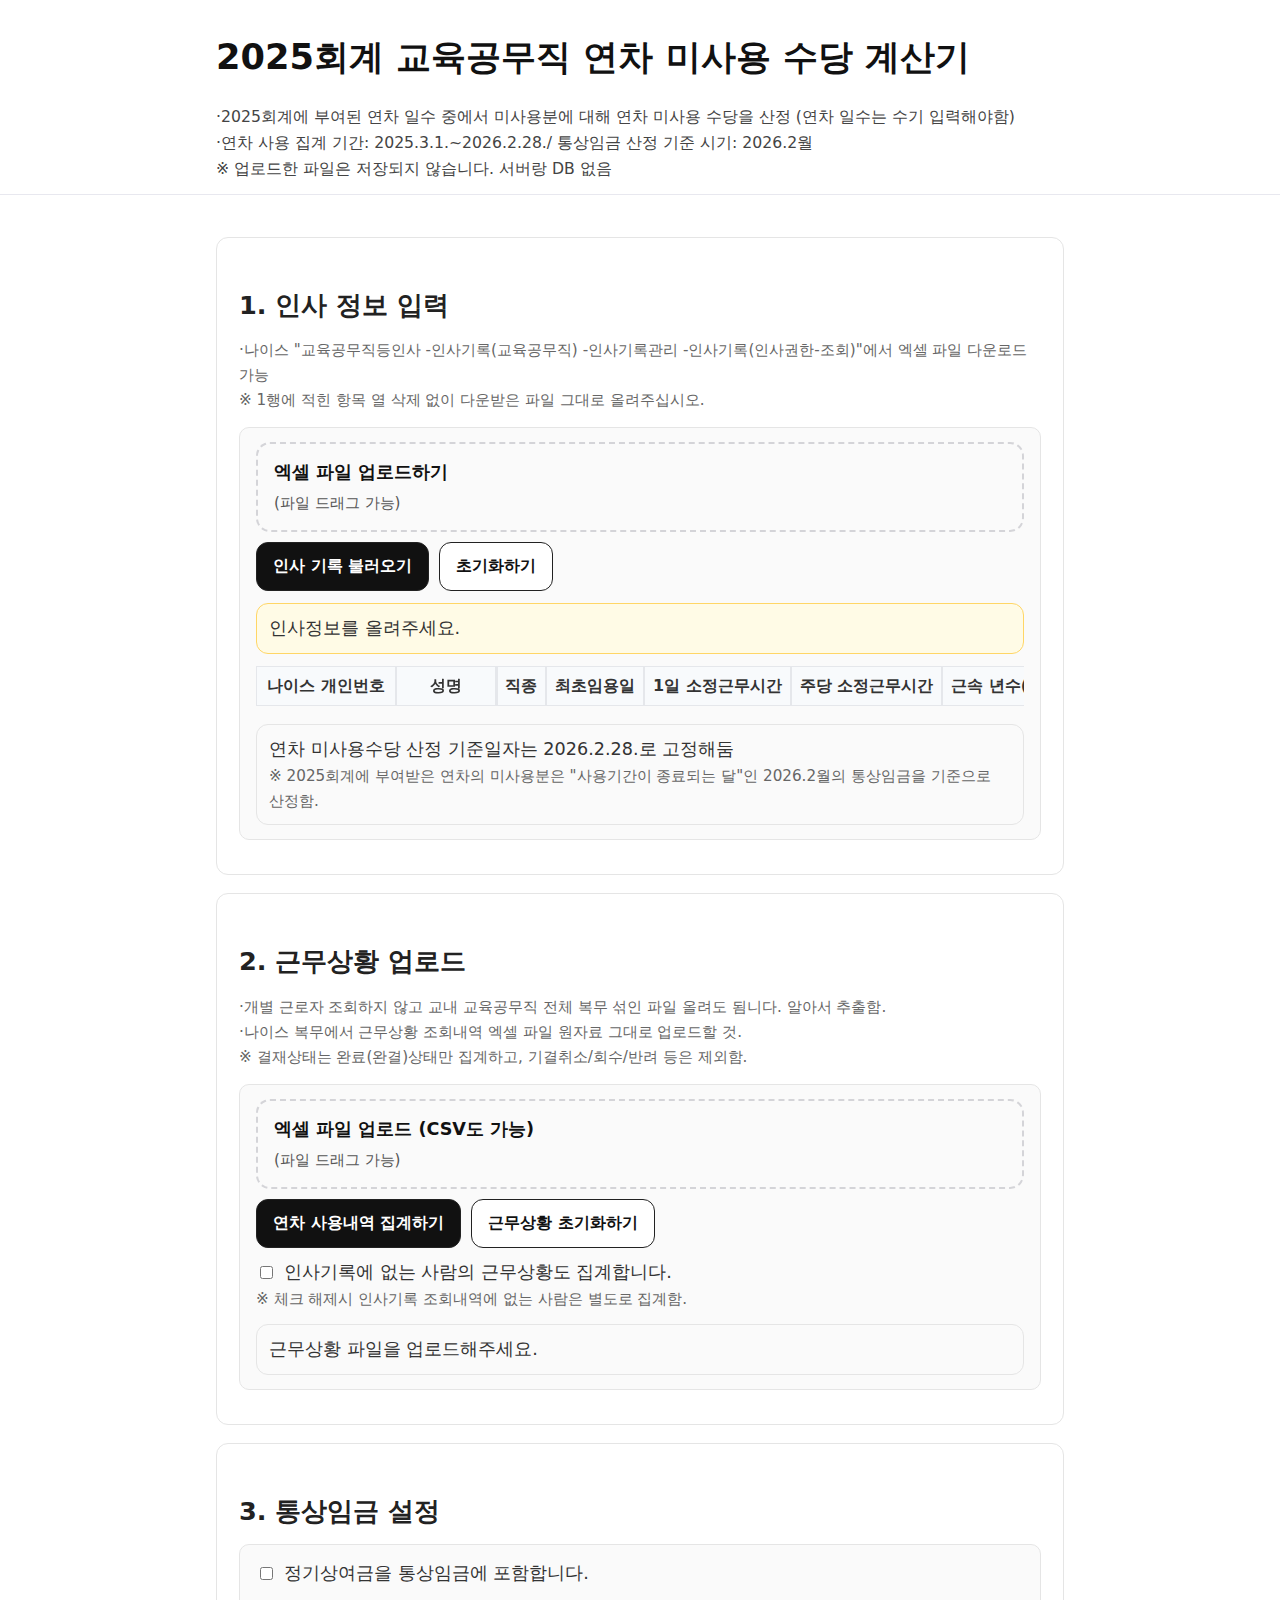
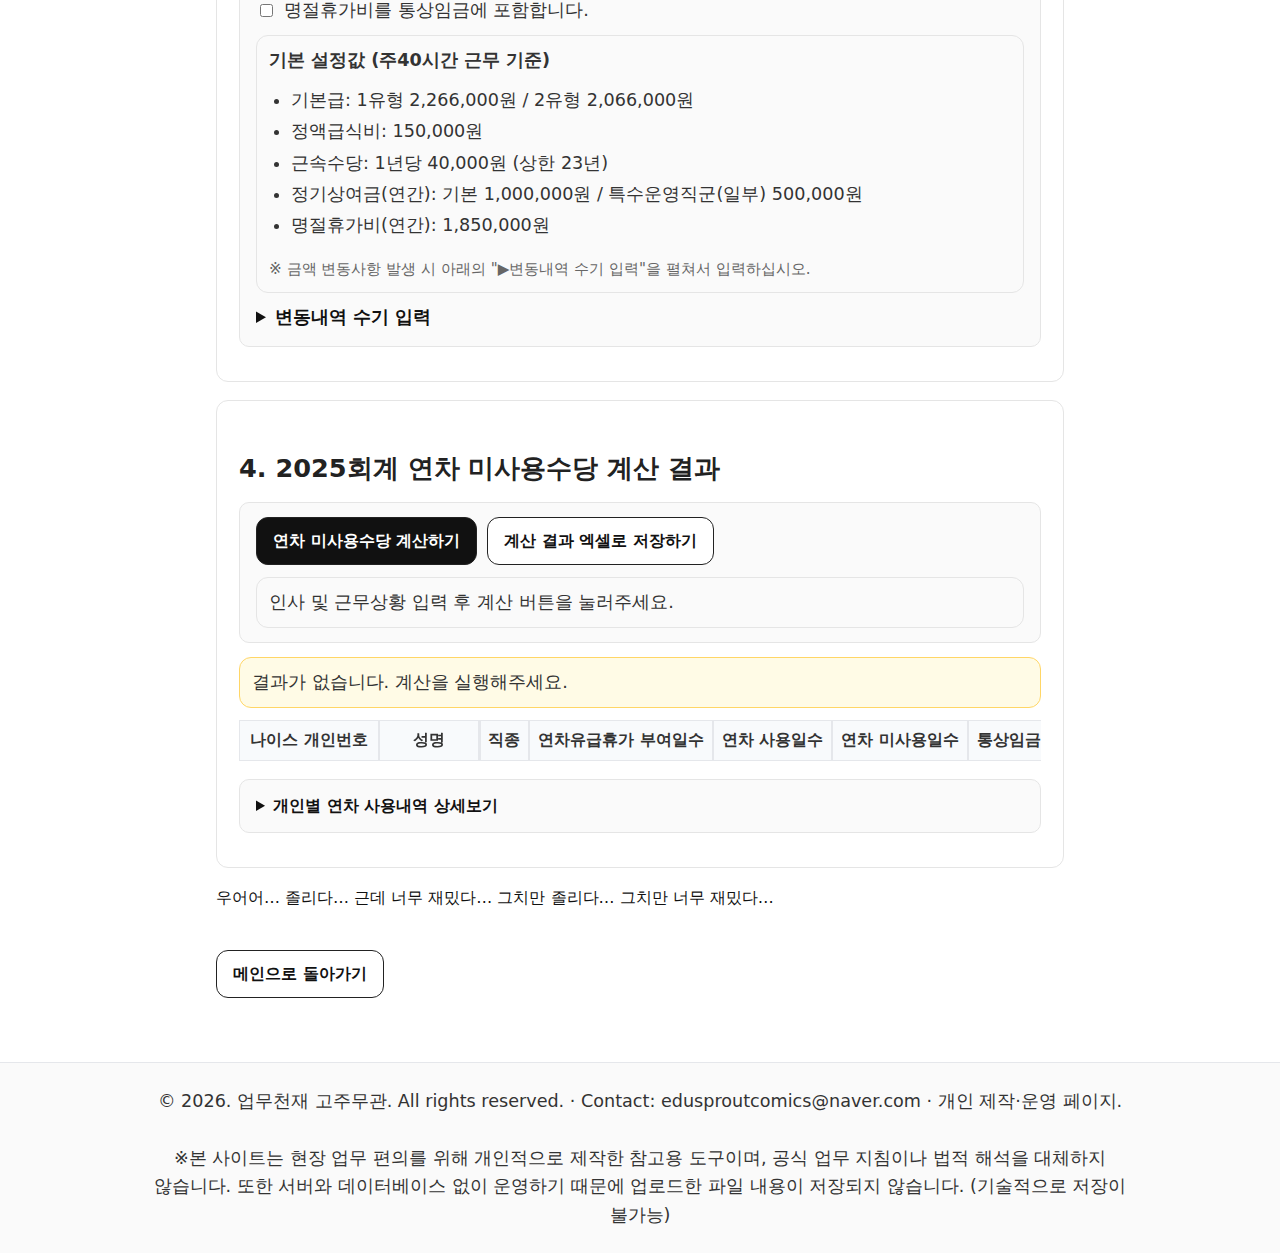
<file: annualleave-unused-2025/index.html>
<!doctype html>
<html lang="ko">
<head>
  <meta charset="utf-8" />
  <meta name="viewport" content="width=device-width,initial-scale=1" />
  <title>2025회계 연차 미사용 수당 계산기</title>

  <link rel="stylesheet" href="/static/style.css" />
  <script src="https://cdn.sheetjs.com/xlsx-0.20.3/package/dist/xlsx.full.min.js"></script>

  <style>
    .msg { border:1px solid #e5e5e5; border-radius:12px; padding:10px 12px; background:#fafafa; }
    .msg.ok { border-color:#b7eb8f; background:#f6ffed; }
    .msg.warn { border-color:#ffd666; background:#fffbe6; }
    .msg.err { border-color:#ffccc7; background:#fff2f0; }
    .pill { display:inline-block; padding:2px 8px; border-radius:999px; font-size:0.92rem; border:1px solid #ddd; background:#fff; }
    .pill.ok { border-color:#b7eb8f; }
    .pill.warn { border-color:#ffd666; }
    .pill.err { border-color:#ffccc7; }
    .kbd { font-family: ui-monospace, SFMono-Regular, Menlo, Monaco, Consolas, "Liberation Mono", monospace; font-size:0.95rem; background:#f3f4f6; border:1px solid #e5e7eb; padding:1px 6px; border-radius:6px; }

    details > summary { cursor:pointer; font-weight:700; color:#111; }
    details > summary:hover { text-decoration: underline; }
    .hidden { display:none !important; }

    .table-compact th, .table-compact td { padding: 6px 8px; }
    .right { text-align:right; }
    .center { text-align:center; }
    .nowrap { white-space: nowrap; }

    .stack { display:flex; flex-direction:column; gap:10px; }
    .mini { font-size:0.95rem; color:#555; }

    .danger-line { border-left: 4px solid #ff4d4f; padding-left: 10px; }
    .warn-line { border-left: 4px solid #faad14; padding-left: 10px; }

    table input[type="number"] { min-width: 90px; }
    table input[type="text"] { min-width: 120px; }
    table select { min-width: 140px; }

    .site-header .shell,
    .site-header h1,
    .site-header .subtitle { text-align:left !important; }

    /* Drag & Drop */
    .dropzone {
      border: 2px dashed #d4d4d8;
      border-radius: 14px;
      padding: 14px 16px;
      background: #fafafa;
      cursor: pointer;
      transition: all 0.15s ease;
    }
    .dropzone:hover { background:#f3f4f6; }
    .dropzone.dragover {
      border-color: #111;
      background: #eef2ff;
    }
    .dz-title { font-weight: 700; color:#111; margin:0 0 4px; }
    .dz-desc { margin:0; color:#555; font-size:0.95rem; }

    .help { font-size: 0.95rem; color:#555; }

    /* =========================
       표 틀고정(스크롤 내 고정)
       - 가로 스크롤 시: 1~2열 고정(개인번호/성명)
       - (가능하면) 세로 스크롤 시: 헤더 고정
       ========================= */
    :root{
      --sticky-col-id: 140px;   /* 나이스 개인번호 */
      --sticky-col-name: 100px; /* 성명 */
    }

    /* table-wrap이 이미 overflow를 갖고 있더라도, 안전하게 보강 */
    .table-wrap { overflow:auto; }

    /* sticky가 table에서 안정적으로 동작하도록 */
    #workersTable, #resultTable, #workOnlyResultTable, #workOnlyDetailTable, #reviewTable {
      border-collapse: separate;
      border-spacing: 0;
    }

    /* 헤더 고정 */
    #workersTable thead th,
    #resultTable thead th,
    #workOnlyResultTable thead th,
    #workOnlyDetailTable thead th,
    #reviewTable thead th {
      position: sticky;
      top: 0;
      z-index: 6;
      background: #f8fafc;
    }

    /* 공통: 1~2열 고정(개인번호/성명) */
    /* 1열 width */
    #workersTable th:nth-child(1), #workersTable td:nth-child(1),
    #resultTable th:nth-child(1),  #resultTable td:nth-child(1),
    #workOnlyResultTable th:nth-child(1), #workOnlyResultTable td:nth-child(1),
    #workOnlyDetailTable th:nth-child(1), #workOnlyDetailTable td:nth-child(1),
    #reviewTable th:nth-child(1), #reviewTable td:nth-child(1) {
      min-width: var(--sticky-col-id);
    }
    /* 2열 width */
    #workersTable th:nth-child(2), #workersTable td:nth-child(2),
    #resultTable th:nth-child(2),  #resultTable td:nth-child(2),
    #workOnlyResultTable th:nth-child(2), #workOnlyResultTable td:nth-child(2),
    #workOnlyDetailTable th:nth-child(2), #workOnlyDetailTable td:nth-child(2),
    #reviewTable th:nth-child(2), #reviewTable td:nth-child(2) {
      min-width: var(--sticky-col-name);
    }

    /* 1열 sticky */
    #workersTable th:nth-child(1), #workersTable td:nth-child(1),
    #resultTable th:nth-child(1),  #resultTable td:nth-child(1),
    #workOnlyResultTable th:nth-child(1), #workOnlyResultTable td:nth-child(1),
    #workOnlyDetailTable th:nth-child(1), #workOnlyDetailTable td:nth-child(1),
    #reviewTable th:nth-child(1), #reviewTable td:nth-child(1) {
      position: sticky;
      left: 0;
      z-index: 5;
      background: #fff;
    }
    /* 2열 sticky */
    #workersTable th:nth-child(2), #workersTable td:nth-child(2),
    #resultTable th:nth-child(2),  #resultTable td:nth-child(2),
    #workOnlyResultTable th:nth-child(2), #workOnlyResultTable td:nth-child(2),
    #workOnlyDetailTable th:nth-child(2), #workOnlyDetailTable td:nth-child(2),
    #reviewTable th:nth-child(2), #reviewTable td:nth-child(2) {
      position: sticky;
      left: var(--sticky-col-id);
      z-index: 5;
      background: #fff;
      /* 고정 영역 오른쪽 경계선 느낌 */
      box-shadow: 2px 0 0 #e5e7eb;
    }

    /* 헤더와 좌측고정이 겹치는 셀은 더 위로 */
    #workersTable thead th:nth-child(1),
    #workersTable thead th:nth-child(2),
    #resultTable thead th:nth-child(1),
    #resultTable thead th:nth-child(2),
    #workOnlyResultTable thead th:nth-child(1),
    #workOnlyResultTable thead th:nth-child(2),
    #workOnlyDetailTable thead th:nth-child(1),
    #workOnlyDetailTable thead th:nth-child(2),
    #reviewTable thead th:nth-child(1),
    #reviewTable thead th:nth-child(2) {
      z-index: 9;
      background: #f8fafc;
    }
  </style>
</head>

<body>
  <header class="site-header">
    <div class="shell">
      <h1>2025회계 교육공무직 연차 미사용 수당 계산기</h1>
      <p class="subtitle">
        ·2025회계에 부여된 연차 일수 중에서 미사용분에 대해 연차 미사용 수당을 산정 (연차 일수는 수기 입력해야함) <br/>
        ·연차 사용 집계 기간: 2025.3.1.~2026.2.28./ 통상임금 산정 기준 시기: 2026.2월<br/>
        ※ 업로드한 파일은 저장되지 않습니다. 서버랑 DB 없음<br/>
      </p>
    </div>
  </header>

  <main class="container">

    <section class="section">
      <h2>1. 인사 정보 입력</h2>
      <p class="muted">
        ·나이스 "교육공무직등인사 -인사기록(교육공무직) -인사기록관리 -인사기록(인사권한-조회)"에서 엑셀 파일 다운로드 가능<br/>
        ※ 1행에 적힌 항목 열 삭제 없이 다운받은 파일 그대로 올려주십시오. <br/>
      </p>

      <div class="card">
        <div class="grid two">
          <div>
            <div class="dropzone" id="hrDrop">
              <p class="dz-title">엑셀 파일 업로드하기</p>
              <p class="dz-desc">(파일 드래그 가능)</p>
            </div>
            <input type="file" id="hrFile" accept=".xlsx,.xls" class="hidden" multiple />

            <div class="row gap" style="margin-top:10px;">
              <button class="btn primary" id="btnLoadHr">인사 기록 불러오기</button>
              <button class="btn" id="btnClearAll">초기화하기</button>
            </div>
            <div id="hrMsg" class="msg" style="margin-top:12px;"></div>
          </div>
        </div>

        <div class="table-wrap">
          <table class="sheetlike table-compact" id="workersTable">
            <thead>
              <tr>
                <th class="nowrap">나이스 개인번호</th>
                <th class="nowrap">성명</th>
                <th class="nowrap">직종</th>
                <th class="nowrap">최초임용일</th>
                <th class="nowrap right">1일 소정근무시간</th>
                <th class="nowrap right">주당 소정근무시간</th>
                <th class="nowrap right">근속 년수(2026.2.28. 기준)</th>
                <th class="nowrap right">2025회계 부여된 연차일수</th>
                <th class="nowrap right">통상임금 수기 입력</th>
                <th class="nowrap center">행 삭제</th>
              </tr>
            </thead>
            <tbody></tbody>
          </table>
        </div>

        <div class="msg" style="margin-top:10px;">
          <div>연차 미사용수당 산정 기준일자는 2026.2.28.로 고정해둠</div>
          <div class="muted">※ 2025회계에 부여받은 연차의 미사용분은 "사용기간이 종료되는 달"인 2026.2월의 통상임금을 기준으로 산정함.</div>
        </div>
      </div>
    </section>

    <section class="section">
      <h2>2. 근무상황 업로드</h2>
      <p class="muted">
        ·개별 근로자 조회하지 않고 교내 교육공무직 전체 복무 섞인 파일 올려도 됨니다. 알아서 추출함. <br/>
        ·나이스 복무에서 근무상황 조회내역 엑셀 파일 원자료 그대로 업로드할 것. <br/>
        <span class="muted">※ 결재상태는 완료(완결)상태만 집계하고, 기결취소/회수/반려 등은 제외함.</span>
      </p>

      <div class="card">
        <div class="grid two">
          <div>
            <div class="dropzone" id="workDrop">
              <p class="dz-title">엑셀 파일 업로드 (CSV도 가능)</p>
              <p class="dz-desc">(파일 드래그 가능)</p>
            </div>
            <input type="file" id="workFiles" accept=".xlsx,.xls,.csv" multiple class="hidden" />

            <div class="row gap" style="margin-top:10px;">
              <button class="btn primary" id="btnLoadWork">연차 사용내역 집계하기</button>
              <button class="btn" id="btnClearWork">근무상황 초기화하기</button>
            </div>

            <!-- (추가) 인사기록 기반 매칭 옵션 -->
            <div class="row gap" style="margin-top:10px;">
              <label class="row">
                <input type="checkbox" id="optIncludeWorkOnly" />
                인사기록에 없는 사람의 근무상황도 집계합니다.
              </label>
            </div>
            <div class="muted">
              ※ 체크 해제시 인사기록 조회내역에 없는 사람은 별도로 집계함.
            </div>

            <div id="workMsg" class="msg" style="margin-top:12px;"></div>
          </div>
        </div>

        <details id="reviewBox" class="card hidden" style="margin-top:12px;">
          <summary>검토가 필요한 내역</summary>
          <div class="muted" style="margin-top:8px;">
            ·확인 후에 수동으로 분류하십시오.
          </div>
          <div class="table-wrap">
            <table class="sheetlike table-compact" id="reviewTable">
              <thead>
                <tr>
                  <th class="nowrap">근로자 성명</th>
                  <th class="nowrap">나이스 개인번호</th>
                  <th class="nowrap">복무 유형</th>
                  <th class="nowrap">복무 사용 기간</th>
                  <th class="nowrap">시간 및 일수</th>
                  <th class="nowrap right">수기 입력(분단위)</th>
                  <th class="nowrap center">반영하기</th>
                  <th class="nowrap">파일</th>
                </tr>
              </thead>
              <tbody></tbody>
            </table>
          </div>
        </details>
      </div>
    </section>

    <section class="section">
      <h2>3. 통상임금 설정</h2>

      <div class="card">
        <div class="row gap">
          <label class="row"><input type="checkbox" id="optIncludeBonus" /> 정기상여금을 통상임금에 포함합니다. </label>
        </div>

        <div class="row gap" style="margin-top:8px;">
          <label class="row"><input type="checkbox" id="optIncludeHoliday" /> 명절휴가비를 통상임금에 포함합니다. </label>
        </div>

        <div class="msg" style="margin-top:10px;">
          <div><b>기본 설정값 (주40시간 근무 기준) </b></div>
          <ul>
            <li>기본급: 1유형 2,266,000원 / 2유형 2,066,000원</li>
            <li>정액급식비: 150,000원</li>
            <li>근속수당: 1년당 40,000원 (상한 23년)</li>
            <li>정기상여금(연간): 기본 1,000,000원 / 특수운영직군(일부) 500,000원</li>
            <li>명절휴가비(연간): 1,850,000원</li>
          </ul>
          <div class="muted">※ 금액 변동사항 발생 시 아래의 "▶변동내역 수기 입력"을 펼쳐서 입력하십시오. </div>
        </div>

        <details style="margin-top:10px;">
          <summary>변동내역 수기 입력</summary>

          <div class="grid three" style="margin-top:10px;">
            <label class="stack">
              <span class="mini">1유형 기본급(주40시간)</span>
              <input type="number" id="cType1" class="numeric" />
            </label>
            <label class="stack">
              <span class="mini">2유형 기본급(주40시간)</span>
              <input type="number" id="cType2" class="numeric" />
            </label>
            <label class="stack">
              <span class="mini">1유형 미만 기본급(주40시간)</span>
              <input type="number" id="cType1Under" class="numeric" />
            </label>

            <label class="stack">
              <span class="mini">교육복지사(기관) 기본급(주40시간)</span>
              <input type="number" id="cWelfareInst" class="numeric" />
            </label>
            <label class="stack">
              <span class="mini">임상/대안 기본급(주40시간)</span>
              <input type="number" id="cClinical" class="numeric" />
            </label>
            <label class="stack">
              <span class="mini">학습/학부모 기본급(주40시간)</span>
              <input type="number" id="cClinic" class="numeric" />
            </label>

            <label class="stack">
              <span class="mini">진학전문지원관 기본급(주40시간)</span>
              <input type="number" id="cJinhak" class="numeric" />
            </label>
            <label class="stack">
              <span class="mini">학교운동부지도자 기본급(주40시간)</span>
              <input type="number" id="cSports" class="numeric" />
            </label>
            <label class="stack">
              <span class="mini">정액급식비(월)</span>
              <input type="number" id="cMeal" class="numeric" />
            </label>

            <label class="stack">
              <span class="mini">근속수당 (연간 단가)</span>
              <input type="number" id="cServiceStep" class="numeric" />
            </label>
            <label class="stack">
              <span class="mini">근속수당 상한년도</span>
              <input type="number" id="cServiceCap" class="numeric" />
            </label>
            <label class="stack">
              <span class="mini">정기상여금(교육공무직)</span>
              <input type="number" id="cBonusDefault" class="numeric" />
            </label>

            <label class="stack">
              <span class="mini">정기상여금(특수운영직군)</span>
              <input type="number" id="cBonusSpecial1" class="numeric" />
            </label>
            <label class="stack">
              <span class="mini">명절휴가비</span>
              <input type="number" id="cHoliday" class="numeric" />
            </label>
            <label class="stack">
              <span class="mini">초단시간 근로자 시급 (주15시간 미만)</span>
              <input type="number" id="cSpecialHourly" class="numeric" />
            </label>
          </div>

          <div class="row gap" style="margin-top:10px;">
            <button class="btn" id="btnResetConstants">기본값으로 되돌리기</button>
            <button class="btn primary" id="btnApplyConstants">변경 내역 반영하기</button>
          </div>

          <div id="constMsg" class="msg" style="margin-top:10px;"></div>
        </details>
      </div>
    </section>

    <section class="section">
      <h2>4. 2025회계 연차 미사용수당 계산 결과</h2>

      <div class="card">
        <div class="row gap">
          <button class="btn primary" id="btnRun">연차 미사용수당 계산하기</button>
          <button class="btn" id="btnDownload">계산 결과 엑셀로 저장하기</button>
        </div>
        <div id="runMsg" class="msg" style="margin-top:12px;"></div>
      </div>

      <div id="resultSummary" class="msg">아직 계산 내역 없음</div>

      <div class="table-wrap">
        <table class="sheetlike table-compact" id="resultTable">
          <thead>
            <tr>
              <th class="nowrap">나이스 개인번호</th>
              <th class="nowrap">성명</th>
              <th class="nowrap">직종</th>
              <th class="nowrap right">연차유급휴가 부여일수</th>
              <th class="nowrap right">연차 사용일수</th>
              <th class="nowrap right">연차 미사용일수</th>
              <th class="nowrap right">통상임금 (2026.2.28. 기준)</th>
              <th class="nowrap right">2025회계 연차 미사용수당</th>
              <th class="nowrap">비고</th>
            </tr>
          </thead>
          <tbody></tbody>
        </table>
      </div>


      <details class="card" style="margin-top:12px;">
        <summary>개인별 연차 사용내역 상세보기</summary>
        <div id="detailBox" class="stack" style="margin-top:10px;"></div>
      </details>

      <!-- (추가) 인사기록 미존재(복무상황만) 인원: 별도 표 -->
      <details id="workOnlyBox" class="card hidden" style="margin-top:12px;">
        <summary>인사기록에는 없고 복무상황에만 있는 인원(별도 표시)</summary>

        <div id="workOnlySummary" class="msg" style="margin-top:10px;"></div>

        <div class="table-wrap">
          <table class="sheetlike table-compact" id="workOnlyResultTable">
            <thead>
              <tr>
                <th class="nowrap">나이스 개인번호</th>
                <th class="nowrap">성명</th>
                <th class="nowrap">직종</th>
                <th class="nowrap">최초임용일</th>
                <th class="nowrap right">1일 소정근무시간</th>
                <th class="nowrap right">주당 소정근무시간</th>
                <th class="nowrap right">2025회계 부여 연차일수</th>
                <th class="nowrap right">연차 사용일수</th>
                <th class="nowrap right">연차 미사용일수</th>
                <th class="nowrap right">통상임금 (2026.2.28. 기준)</th>
                <th class="nowrap right">2025회계 연차 미사용수당</th>
                <th class="nowrap">비고</th>
                <th class="nowrap center">행삭제</th>
              </tr>
            </thead>
            <tbody></tbody>
          </table>
        </div>

        <details class="card" style="margin-top:12px;">
          <summary>인사기록 미등록자 복무사항 세부내역</summary>
          <div class="table-wrap">
            <table class="sheetlike table-compact" id="workOnlyDetailTable">
              <thead>
                <tr>
                  <th class="nowrap">나이스 개인번호</th>
                  <th class="nowrap">성명</th>
                  <th class="nowrap">복무 유형</th>
                  <th class="nowrap">복무 사용 기간</th>
                  <th class="nowrap right">사용(일/시/분)</th>
                  <th class="nowrap right">사용분</th>
                  <th class="nowrap">판독 방법</th>
                  <th class="nowrap">원본값</th>
                  <th class="nowrap">파일</th>
                </tr>
              </thead>
              <tbody></tbody>
            </table>
          </div>
        </details>
      </details>

    </section>

    우어어… 졸리다… 근데 너무 재밌다… 그치만 졸리다… 그치만 너무 재밌다… 
    
  </main>

  <div class="home-link-wrap">
    <a class="btn" href="/">메인으로 돌아가기</a>
  </div>

<script>
(() => {
  "use strict";

  // 기간(고정): 2025회계(학년도 기준)
  const PERIOD_START = ymdToUTC("2025-03-01");
  const PERIOD_END   = ymdToUTC("2026-02-28"); // inclusive

  // 2024회계 마지막날(2025.2.28)의 다음날을 기준으로 부여 -> 2025.3.1 (참고용)
  const GRANT_DATE   = ymdToUTC("2025-03-01");

  // 미사용 수당 산정 기준 통상임금: 2026.2월(사용기간 종료월) 기준
  const PAY_WAGE_DATE = ymdToUTC("2026-02-28");

  const DEFAULT_DAILY_HOURS = 8;

  // 깊은 복사(브라우저 호환)
  const deepClone = (obj) => {
    if (typeof structuredClone === "function") return structuredClone(obj);
    return JSON.parse(JSON.stringify(obj));
  };

  // 통상임금 계산용 기본 상수(2025 보수표 기반)
  const DEFAULT_CONST = {
    basePay40: {
      type1: 2266000,
      type2: 2066000,
      type1Under: 2167610,
      welfareInst: 2667280,
      clinical: 2725350,
      clinic: 2569280,
      jinhak: 3566500,
      sports: 2287390,
    },
    mealAllowance: 150000,
    serviceStep: 40000,
    serviceCapYears: 23,
    annualBonusDefault: 1000000,
    annualBonusSpecial1: 500000,
    annualHoliday: 1850000,
    specialHourly: 11200,

    // 직무관련수당(대표적인 것만)
    hazardAllowance: 50000,      // 조리사/조리실무사 위험수당
    mealOpsAllowance: 50000,     // 영양사 급식운영수당
    techInfoAllowance: 20000,    // 영양사 기술정보수당(면허가산 미수령 시)
    specialDutyLibrarian: 20000, // 학교도서관사서(면허)
    specialDutyWelfare: 20000,   // 교육복지사(학교)
    specialDutyOld: 50000,       // 구육성회직원
  };

  // 직종 분류(기본급 유형 판별)
  const JOB_KEYWORDS = {
    type1: [
      "치료사","장애영아지도사","장애유아지도사","직업지도사","유치원방과후교육사",
      "학교도서관사서","기숙사생활지도원","전문상담사","영양사","평생교육사","사회복지사","진로교육사",
      "교육복지사"
    ],
    type2: [
      "학교도서관실무사","특수교육지도사","건강실무사","조리실무사","조리사",
      "초등돌봄전담사","방과후전담사","교무행정사","발명실무원",
      "통학차량운전원","통학지도원","늘봄학교전담사"
    ],
    type1Under: ["교육지도사","방과후학교지원가"],
    type1Over: [
      "임상심리사","대안교육전문가","교육복지사(기관)","학습클리닉전문가","학부모지원전문가",
      "진학전문지원관","학교운동부지도자"
    ],
    special1: ["학교보안관","청소원","당직전담원","출입문개폐전담원","열람실관리원"],
    special2: ["객실청소원","청사안내원","시설관리원","콜센터상담원"],
  };

  const state = {
    workers: new Map(),
    workOnlyWorkers: new Map(), 
    leaveRecords: [],
    reviewRecords: [],
    lastRunAt: null,
    options: {
      includeBonus: false,
      includeHoliday: false,
      includeWorkOnly: false, 
    },
    constants: deepClone(DEFAULT_CONST),

    selectedFiles: {
      hr: [],
      work: [],
    }
  };

  const $ = (sel) => document.querySelector(sel);
  const $$ = (sel) => Array.from(document.querySelectorAll(sel));

  function setMsg(el, cls, html) {
    el.className = `msg ${cls || ""}`.trim();
    el.innerHTML = html;
  }

  function escapeHtml(s) {
    return String(s ?? "")
      .replaceAll("&", "&amp;")
      .replaceAll("<", "&lt;")
      .replaceAll(">", "&gt;")
      .replaceAll('"', "&quot;")
      .replaceAll("'", "&#039;");
  }

  function ymdToUTC(ymd) {
    const [y, m, d] = ymd.split("-").map(Number);
    return new Date(Date.UTC(y, m - 1, d));
  }

  function utcToYmd(date) {
    const y = date.getUTCFullYear();
    const m = String(date.getUTCMonth() + 1).padStart(2, "0");
    const d = String(date.getUTCDate()).padStart(2, "0");
    return `${y}-${m}-${d}`;
  }

  function addDaysUTC(date, days) {
    return new Date(date.getTime() + days * 86400000);
  }

  function isWeekendUTC(date) {
    const wd = date.getUTCDay();
    return wd === 0 || wd === 6; // 일/토
  }

  function clampToPeriod(date) {
    if (date < PERIOD_START) return PERIOD_START;
    if (date > PERIOD_END) return PERIOD_END;
    return date;
  }

  function normalizeRange(start, end) {
    if (!start || !end) return null;
    if (end < start) [start, end] = [end, start];

    const s = clampToPeriod(start);
    const e = clampToPeriod(end);
    if (e < PERIOD_START || s > PERIOD_END) return null;
    return { start: s, end: e };
  }

  function computeServiceYearsAt(baseUTC, hireUTC) {
    if (!baseUTC || !hireUTC) return 0;
    const y = baseUTC.getUTCFullYear() - hireUTC.getUTCFullYear();
    const m = baseUTC.getUTCMonth() - hireUTC.getUTCMonth();
    const d = baseUTC.getUTCDate() - hireUTC.getUTCDate();
    let years = y;
    if (m < 0 || (m === 0 && d < 0)) years -= 1;
    return Math.max(0, years);
  }

  function formatMoney(n) {
    const v = Number(n || 0);
    return v.toLocaleString("ko-KR");
  }

  function safeNum(v, fallback = 0) {
    const n = Number(String(v ?? "").replace(/[^0-9.\-]/g, ""));
    return Number.isFinite(n) ? n : fallback;
  }

  /**
   * (추가) 나이스 개인번호 정규화
   * - 공백/하이픈/기타 기호 제거
   * - 대문자 통일
   * - 예) "k-12345" -> "K12345"
   */
  function normalizePid(pid) {
    const p = String(pid ?? "").trim();
    if (!p) return "";
    return p
      .replace(/\s+/g, "")
      .replace(/[^0-9A-Za-z]/g, "")
      .toUpperCase();
  }

  /**
   * (추가) 나이스 개인번호처럼 보이는 문자열인지 판별
   * - 알파벳으로 시작 + 숫자(최소 1개 포함)
   * - 길이도 너무 짧거나 길면 제외(휴리스틱)
   */
  function isLikelyNeisPid(v) {
    const p = normalizePid(v);
    if (!p) return false;
    if (p.length < 4 || p.length > 32) return false;
    return /^[A-Z][0-9A-Z]*\d[0-9A-Z]*$/.test(p);
  }

  /**
   * (수정) 인사기록/근무기록에 자주 나오는 "40시간00분" 같은 값을
   * 숫자 시간(40)으로 안전하게 변환.
   *
   * - "40시간00분" -> 40
   * - "14시간00분" -> 14
   * - "7시간30분"  -> 7.5
   * - "480분"      -> 8
   * - "8:30"       -> 8.5
   * - "4000"       -> 40 (휴리스틱: 100으로 나눔)
   */
  function parseWorkTimeHours(v) {
    if (v == null) return null;

    if (typeof v === "number") {
      const n = Number(v);
      return Number.isFinite(n) ? n : null;
    }

    const s = String(v || "").trim();
    if (!s) return null;

    // 40시간00분 / 7시간 30분 / 4시간 등
    const mhm = s.match(/(-?\d+(?:\.\d+)?)\s*시간\s*(\d+(?:\.\d+)?)?\s*분?/);
    if (mhm) {
      const h = Number(mhm[1]);
      const m = mhm[2] != null ? Number(mhm[2]) : 0;
      if (Number.isFinite(h) && Number.isFinite(m)) return h + (m / 60);
      if (Number.isFinite(h)) return h;
    }

    // 480분 형태
    const mm = s.match(/(-?\d+(?:\.\d+)?)\s*분/);
    if (mm && !s.includes("시간")) {
      const mins = Number(mm[1]);
      if (Number.isFinite(mins)) return mins / 60;
    }

    // 8:30 형태
    const mt = s.match(/(\d{1,2}):(\d{2})/);
    if (mt) {
      const hh = Number(mt[1]);
      const mn = Number(mt[2]);
      if (Number.isFinite(hh) && Number.isFinite(mn)) return hh + (mn / 60);
    }

    // 숫자만 남는 케이스 방어
    const n = safeNum(s, NaN);
    if (Number.isFinite(n)) {
      // 4000 -> 40, 800 -> 8 같은 케이스
      if (n >= 100 && n % 100 === 0) return n / 100;
      // 480 -> 8 같은 분 단위 케이스(휴리스틱)
      if (n > 24 && n <= 1440 && n % 60 === 0) return n / 60;
      return n;
    }

    return null;
  }

  function workerKeyOf(name, pid) {
    const p = normalizePid(pid);
    if (p) return p;
    return String(name || "").trim();
  }

  function getWorkerByKey(key) {
    return state.workers.get(key) || state.workOnlyWorkers.get(key) || null;
  }

  function ensureXLSX() {
    if (typeof XLSX === "undefined") {
      throw new Error("XLSX 라이브러리를 찾을 수 없습니다. (CDN 차단 여부 보안 정책 등 확인 필요)");
    }
  }

  function readFileAsArrayBuffer(file) {
    return new Promise((resolve, reject) => {
      const fr = new FileReader();
      fr.onload = () => resolve(fr.result);
      fr.onerror = () => reject(new Error("파일 읽기 실패"));
      fr.readAsArrayBuffer(file);
    });
  }

  function sheetToJson(workbook) {
    const sheetName = workbook.SheetNames[0];
    const ws = workbook.Sheets[sheetName];
    return XLSX.utils.sheet_to_json(ws, { header: 1, raw: false, defval: "" });
  }

  function normalizeHeader(s) {
    return String(s || "").replace(/\s+/g, "").replace(/[()]/g, "").toLowerCase();
  }

  function findHeaderRow(rows, mustHaveAny) {
    let bestIdx = -1;
    let bestScore = -1;

    for (let i = 0; i < Math.min(rows.length, 30); i++) {
      const row = rows[i];
      if (!Array.isArray(row)) continue;

      const nh = row.map(normalizeHeader);
      const joined = nh.join("|");
      const hit = mustHaveAny.some(k => joined.includes(normalizeHeader(k)));
      if (!hit) continue;

      const score = nh.filter(x => x && x.length >= 2).length;
      if (score > bestScore) {
        bestScore = score;
        bestIdx = i;
      }
    }
    return bestIdx;
  }

  function findColumnIndex(headers, candidates) {
    const nh = headers.map(normalizeHeader);

    for (const c of candidates) {
      const nc = normalizeHeader(c);
      const idx = nh.findIndex(h => h === nc);
      if (idx >= 0) return idx;
    }

    for (const c of candidates) {
      const nc = normalizeHeader(c);
      const idx = nh.findIndex(h => h.includes(nc) || nc.includes(h));
      if (idx >= 0) return idx;
    }

    return -1;
  }

  function parseDateLoose(v) {
    const s = String(v || "").trim();
    if (!s) return null;

    // 2025.3.1 / 2025-03-01 / 2025/03/01
    const m = s.match(/(\d{4})[.\-/](\d{1,2})[.\-/](\d{1,2})/);
    if (m) {
      const y = Number(m[1]);
      const mo = Number(m[2]);
      const d = Number(m[3]);
      return new Date(Date.UTC(y, mo - 1, d));
    }
    return null;
  }

  function parseRangeLoose(s) {
    const str = String(s||"").trim();
    if (!str) return null;
    const parts = str.split(/~|〜/).map(x => x.trim()).filter(Boolean);
    if (parts.length === 2) {
      const a = parseDateLoose(parts[0]);
      const b = parseDateLoose(parts[1]);
      if (a && b) return { start: a, end: b };
    }
    const d = parseDateLoose(str);
    if (d) return { start: d, end: d };
    return null;
  }

  function normalizeText(s) {
    return String(s || "").replace(/\s+/g, "").trim();
  }

  /**
   * (신규) 결재상태 승인 여부 판별
   * - NEIS 엑셀에서 승인완료 상태가 "완료" 또는 "완결"로 찍히는 경우가 있음
   * - "취소/회수/반려/철회/삭제" 등의 키워드가 들어가면 무조건 제외
   */
  function isApprovedStatus(statusRaw) {
    const t = normalizeText(statusRaw);
    if (!t) return false;

    // 취소/회수/반려 등은 제외 (예: 완결(기결취소))
    if (/(취소|회수|반려|철회|삭제)/.test(t)) return false;

    // 완료/완결만 승인으로 인정
    if (t.includes("완료") || t.includes("완결")) return true;

    return false;
  }

  /**
   * (수정) 연차 집계 유형 분리
   * - 집계 대상: 연차, 반일연차, 연차(지각), 연차(조퇴), 연차(외출)
   * - 지각/조퇴/외출 "단독"은 집계하지 않음(반드시 연차/연가 계열에 붙은 것만)
   */
  function classifyLeaveType(typeRaw) {
    const t = normalizeText(typeRaw);
    if (!t) return null;

    // 병가/병지각/병조퇴/병외출 등 배제
    if (/(병가|병지각|병조퇴|병외출|유급병가|무급병가|질병)/.test(t) || t.startsWith("병")) {
      return null;
    }

    // 반일연차(반차) 처리
    if (t.includes("반일연차") || t.includes("반차") || t.includes("반일연가")) return "HALF";

    const isAnnual = (t.includes("연차") || t === "연가" || t.includes("연가"));

    // 연차(지각/조퇴/외출)만 별도 집계
    if (isAnnual && t.includes("지각")) return "LATE";
    if (isAnnual && t.includes("조퇴")) return "EARLY";
    if (isAnnual && t.includes("외출")) return "OUT";

    // 연차(연가) 처리
    if (isAnnual) return "FULL";

    return null;
  }

  function parseTimeToMinutes(str) {
    const s = String(str||"").trim();
    const m = s.match(/(\d{1,2}):(\d{2})/);
    if (!m) return null;
    const hh = Number(m[1]);
    const mm = Number(m[2]);
    if (!Number.isFinite(hh) || !Number.isFinite(mm)) return null;
    return hh * 60 + mm;
  }

  function parseDurationToMinutes(cell, dailyMinutes) {
    const s = String(cell || "").trim();
    if (!s) return null;

    // 0.5일, 1일, 2.0일 등 / "1일 2시간 30분" 등
    let days = null;
    const md = s.match(/(-?\d+(?:\.\d+)?)\s*일/);
    if (md) days = Number(md[1]);

    let hours = null;
    const mh = s.match(/(-?\d+(?:\.\d+)?)\s*시간/);
    if (mh) hours = Number(mh[1]);

    let mins = null;
    const mm = s.match(/(-?\d+(?:\.\d+)?)\s*분/);
    if (mm) mins = Number(mm[1]);

    if (md || mh || mm) {
      let total = 0;
      if (days != null && Number.isFinite(days)) total += days * dailyMinutes;
      if (hours != null && Number.isFinite(hours)) total += hours * 60;
      if (mins != null && Number.isFinite(mins)) total += mins;
      return Math.round(total);
    }

    return null;
  }

  function countWorkdaysInRange(startUTC, endUTC) {
    let count = 0;
    for (let d = startUTC; d <= endUTC; d = addDaysUTC(d, 1)) {
      if (isWeekendUTC(d)) continue;
      count += 1;
    }
    return count;
  }

  function computeMonthlyHours(weeklyHours, dailyHours) {
    const wh = Number(weeklyHours || 0);
    const dh = Number(dailyHours || 0);
    if (!(wh > 0) || !(dh > 0)) return 209;

    // 주휴 1일분(일 근로시간) 포함하여 월 환산(근사)
    const weeklyTotal = wh + dh;
    const approx = (weeklyTotal / 7) * (365 / 12);
    return Math.round(approx);
  }

  // =============================
  // 인사정보 로딩(다중 파일)
  // =============================
  async function loadHrFile(file) {
    ensureXLSX();
    const buf = await readFileAsArrayBuffer(file);
    const wb = XLSX.read(buf, { type: "array" });
    const rows = sheetToJson(wb);

    const headerIdx = findHeaderRow(rows, ["성명", "직종", "최초임용일", "개인번호"]);
    if (headerIdx < 0) throw new Error(`[${file.name}] 인사기록 파일에서 헤더 행을 찾지 못했습니다. (원자료 그대로인지 확인)`);

    const headers = rows[headerIdx].map(x => String(x || "").trim());
    const dataRows = rows.slice(headerIdx + 1).filter(r => Array.isArray(r) && r.some(x => String(x||"").trim() !== ""));

    const colName = findColumnIndex(headers, ["성명","이름"]);
    const colPid  = findColumnIndex(headers, ["나이스개인번호","개인번호","사번","인적번호","개인번호(아이디)"]);
    const colHire = findColumnIndex(headers, ["최초임용일","근무시작일","임용일","최초계약일","계약시작일"]);
    const colJob  = findColumnIndex(headers, ["직종","직종명","직무","직무명"]);
    const colDailyH = findColumnIndex(headers, ["1일근로시간","일근로시간","1일소정근로시간"]);
    const colWeeklyH = findColumnIndex(headers, ["주소정근로시간","주당근로시간","주근무시간","주소정근로시간(시간)"]);

    if (colName < 0) throw new Error(`[${file.name}] [성명] 컬럼을 찾지 못했습니다.`);

    let loaded = 0;
    let skipped = 0;

    for (const row of dataRows) {
      const name = String(row[colName] || "").trim();
      if (!name) { skipped++; continue; }

      const pid = (colPid >= 0) ? normalizePid(row[colPid]) : "";
      const key = workerKeyOf(name, pid);

      const hire = (colHire >= 0) ? parseDateLoose(row[colHire]) : null;
      const job = (colJob >= 0) ? String(row[colJob] || "").trim() : "";

      let weeklyHours = null;
      if (colWeeklyH >= 0) {
        // "40시간00분" -> 40
        const v = parseWorkTimeHours(row[colWeeklyH]);
        if (Number.isFinite(v) && v > 0) weeklyHours = v;
      }

      let dailyHours = DEFAULT_DAILY_HOURS;
      if (colDailyH >= 0) {
        // "8시간00분" -> 8
        const v = parseWorkTimeHours(row[colDailyH]);
        if (Number.isFinite(v) && v > 0) dailyHours = v;
      } else if (weeklyHours != null) {
        dailyHours = Math.round((weeklyHours / 5) * 10) / 10;
      }

      if (weeklyHours == null) {
        weeklyHours = Math.round((dailyHours * 5) * 10) / 10;
      }

      // (추가) HR 업로드 시, 기존에 workOnly로 잡힌 인원이면 정보 병합 후 workOnly에서 제거
      const prev = state.workers.get(key) || state.workOnlyWorkers.get(key);

      const merged = prev ? { ...prev } : {
        key,
        pid,
        name,
        job,
        hireDateUTC: hire,
        dailyHours,
        weeklyHours,
        grantedDays: null,
        customMonthlyAllowance: 0,
        hourlyOverride: null,
        flags: {},
      };

      // 기존 입력을 최대한 보존하면서, HR에서 확보된 값으로 보강
      merged.pid = pid || merged.pid;
      merged.name = name || merged.name;
      merged.job = job || merged.job;
      merged.hireDateUTC = hire || merged.hireDateUTC;
      merged.dailyHours = dailyHours || merged.dailyHours;
      merged.weeklyHours = weeklyHours || merged.weeklyHours;

      // 영양사 기본: 면허가산수당 받는다고 가정(필요시 코드 확장 가능)
      if ((merged.job || "").includes("영양사")) {
        if (merged.flags.nutritionLicense == null) merged.flags.nutritionLicense = true;
      }

      state.workers.set(key, merged);
      if (state.workOnlyWorkers.has(key)) state.workOnlyWorkers.delete(key);

      loaded++;
    }

    return { loaded, skipped };
  }

  async function handleLoadHrFiles(files) {
    if (!files || files.length === 0) {
      setMsg($("#hrMsg"), "err", "인사기록 파일을 선택하거나 드래그하여 업로드하세요.");
      return;
    }

    let totalLoaded = 0;
    let totalSkipped = 0;
    const fail = [];

    for (const f of files) {
      try {
        const out = await loadHrFile(f);
        totalLoaded += out.loaded;
        totalSkipped += out.skipped;
      } catch (e) {
        fail.push(`${f.name}: ${e.message}`);
      }
    }

    renderWorkersTable();
    renderWorkOnlyBox(null); // HR 업데이트 후, 별도표도 갱신

    const failHtml = fail.length
      ? `<div class="msg err" style="margin-top:10px;"><b>실패 파일</b><ul>${fail.map(x => `<li>${escapeHtml(x)}</li>`).join("")}</ul></div>`
      : "";

    setMsg($("#hrMsg"), fail.length ? "warn" : "ok", `
      <div><b>인사정보 추출 완료! 고주무관 천재.</b></div>
      <ul>
        <li>처리 파일: ${files.length}개</li>
        <li>로드(행 기준): ${totalLoaded}건</li>
        <li>스킵(빈 성명 등): ${totalSkipped}건</li>
      </ul>
      <div class="muted">※ 인물별로 중복 내역 있으면 알아서 걸러줌</div>
      ${failHtml}
    `);

    if (state.lastRunAt) runCalculation(false);
  }

  function renderWorkersTable() {
    const tbody = $("#workersTable tbody");
    tbody.innerHTML = "";

    const arr = Array.from(state.workers.values())
      .sort((a,b) => (a.name||"").localeCompare(b.name||"", "ko"));

    for (const w of arr) {
      const tr = document.createElement("tr");
      const serviceYears = computeServiceYearsAt(PAY_WAGE_DATE, w.hireDateUTC);

      tr.innerHTML = `
        <td class="nowrap">${escapeHtml(w.key)}</td>
        <td class="nowrap">${escapeHtml(w.name||"")}</td>
        <td class="nowrap">${escapeHtml(w.job||"")}</td>
        <td class="nowrap">${w.hireDateUTC ? utcToYmd(w.hireDateUTC) : ""}</td>
        <td class="right nowrap">${escapeHtml(String(w.dailyHours ?? DEFAULT_DAILY_HOURS))}</td>
        <td class="right nowrap">${escapeHtml(String(w.weeklyHours ?? (Number(w.dailyHours||DEFAULT_DAILY_HOURS)*5)))}</td>
        <td class="right nowrap">${serviceYears}년</td>
        <td class="right nowrap">
          <input type="number" step="0.1" min="0" class="numeric" data-wk="${escapeHtml(w.key)}" data-field="grantedDays"
                 value="${w.grantedDays ?? ""}" placeholder="예: 15" />
        </td>
        <td class="right nowrap">
          <input type="number" step="10" min="0" class="numeric" data-wk="${escapeHtml(w.key)}" data-field="customMonthlyAllowance"
                 value="${Number(w.customMonthlyAllowance||0) ? String(w.customMonthlyAllowance) : ""}" placeholder="0" />
        </td>
        <td class="right nowrap">
          <input type="number" step="1" min="0" class="numeric" data-wk="${escapeHtml(w.key)}" data-field="hourlyOverride"
                 value="${w.hourlyOverride ?? ""}" placeholder="자동" />
        </td>
        <td class="center nowrap"><button class="btn btn-lightgrey" data-del="${escapeHtml(w.key)}">삭제</button></td>
      `;
      tbody.appendChild(tr);
    }

    tbody.querySelectorAll("input[data-wk]").forEach(inp => {
      inp.addEventListener("change", () => {
        const key = inp.getAttribute("data-wk");
        const field = inp.getAttribute("data-field");
        const w = state.workers.get(key);
        if (!w) return;

        if (field === "grantedDays") {
          const v = inp.value.trim();
          w.grantedDays = v === "" ? null : safeNum(v, null);
        }
        if (field === "customMonthlyAllowance") {
          const v = inp.value.trim();
          w.customMonthlyAllowance = v === "" ? 0 : safeNum(v, 0);
        }
        if (field === "hourlyOverride") {
          const v = inp.value.trim();
          w.hourlyOverride = v === "" ? null : safeNum(v, null);
        }

        state.workers.set(key, w);
        if (state.lastRunAt) runCalculation(false);
      });
    });

    tbody.querySelectorAll("button[data-del]").forEach(btn => {
      btn.addEventListener("click", () => {
        const key = btn.getAttribute("data-del");
        state.workers.delete(key);
        state.leaveRecords = state.leaveRecords.filter(r => r.workerKey !== key);
        state.reviewRecords = state.reviewRecords.filter(r => r.workerKey !== key);
        renderWorkersTable();
        renderReviewRecords();
        renderWorkOnlyBox(null);
        if (state.lastRunAt) runCalculation(false);
      });
    });

    if (!arr.length) {
      setMsg($("#hrMsg"), "warn", "인사정보를 올려주세요.");
    }
  }

  // =============================
  // 근무상황 로딩(연차 사용 집계)
  // =============================
  async function loadWorkFiles(files) {
    ensureXLSX();
    if (!files || files.length === 0) throw new Error("근무상황 파일이 선택되지 않았습니다.");

    // 초기화 후 다시 집계(중복 집계 방지)
    state.leaveRecords = [];
    state.reviewRecords = [];
    state.workOnlyWorkers.clear(); // (추가) workOnly 인원은 근무상황 집계 기준으로 재생성

    let totalRows = 0;
    let usedRows = 0;
    let reviewRows = 0;
    let workOnlyCount = 0;
    let excludedByStatus = 0; // (추가) 결재상태 제외 건수

    for (const file of files) {
      const ext = (file.name.split(".").pop() || "").toLowerCase();

      if (ext === "csv") {
        const text = await file.text();
        const rows = csvToRows(text);
        const out = parseWorkRows(rows, file.name);
        totalRows += out.totalRows;
        usedRows += out.usedRows;
        reviewRows += out.reviewRows;
        workOnlyCount += out.workOnlyCreated;
        excludedByStatus += out.excludedByStatus;
        continue;
      }

      const buf = await readFileAsArrayBuffer(file);
      const wb = XLSX.read(buf, { type: "array" });
      const rows = sheetToJson(wb);
      const out = parseWorkRows(rows, file.name);
      totalRows += out.totalRows;
      usedRows += out.usedRows;
      reviewRows += out.reviewRows;
      workOnlyCount += out.workOnlyCreated;
      excludedByStatus += out.excludedByStatus;
    }

    renderReviewRecords();
    renderWorkersTable();

    setMsg($("#workMsg"), "ok", `
      <div><b>근무상황 집계 완료! 고주무관 천재.</b></div>
      <ul>
        <li>처리 파일: ${files.length}개</li>
        <li>전체 행(대략): ${totalRows.toLocaleString("ko-KR")}행</li>
        <li>연차 사용으로 집계된 건수: ${usedRows.toLocaleString("ko-KR")}건</li>
        <li>결재상태 제외: ${excludedByStatus.toLocaleString("ko-KR")}건</li>
        <li>검토 필요: ${reviewRows.toLocaleString("ko-KR")}건</li>
        <li>인사기록에 없는 인원(복무상황만 있음): ${state.workOnlyWorkers.size.toLocaleString("ko-KR")}명</li>
      </ul>
      <div class="muted">※ 인사기록에 없는 인원은 기본적으로 집계 대상에서 제외함. (별도 표시 옵션 선택 가능)</div>
    `);

    // 별도표 렌더
    renderWorkOnlyBox(null);

    if (state.lastRunAt) runCalculation(false);
  }

  function csvToRows(text) {
    const lines = text.split(/\r?\n/).filter(x => x.trim() !== "");
    return lines.map(line => parseCsvLine(line));
  }

  function parseCsvLine(line) {
    const res = [];
    let cur = "";
    let inQ = false;

    for (let i = 0; i < line.length; i++) {
      const ch = line[i];
      if (ch === '"') {
        if (inQ && line[i+1] === '"') { cur += '"'; i++; continue; }
        inQ = !inQ; continue;
      }
      if (ch === "," && !inQ) { res.push(cur); cur = ""; continue; }
      cur += ch;
    }
    res.push(cur);
    return res;
  }

  function nextRecordId() {
    return "R" + Math.random().toString(36).slice(2, 10) + Date.now().toString(36);
  }

  function parseWorkRows(rows, filename) {
    const headerIdx = findHeaderRow(rows, ["성명", "종별", "근태", "기간", "일시", "결재상태"]);
    if (headerIdx < 0) throw new Error(`[${filename}] 정보 못 찾음.`);

    const headers = rows[headerIdx].map(x => String(x||"").trim());
    const dataRows = rows.slice(headerIdx + 1).filter(r => Array.isArray(r) && r.some(x => String(x||"").trim() !== ""));

    const colName = findColumnIndex(headers, ["성명","이름"]);
    const colPid  = findColumnIndex(headers, ["나이스개인번호","개인번호","사번","인적번호"]);
    const colType = findColumnIndex(headers, ["종별","복무종별","근무상황","근태종류","근태유형","복무구분"]);
    const colReason = findColumnIndex(headers, ["사유","상세사유","용무","비고"]);
    const colApproval = findColumnIndex(headers, ["결재상태","결재상태명","결재상태(결재)","결재상태(상태)"]);
    const colJob = findColumnIndex(headers, ["직급(직종)","직종","직종명","직급"]);

    const colStart = findColumnIndex(headers, ["시작일","시작","from","시작일자"]);
    const colEnd   = findColumnIndex(headers, ["종료일","종료","to","종료일자"]);
    const colRange = findColumnIndex(headers, ["기간","일시","기간(일시)","기간(일자)","기간일시"]);

    const colDays = findColumnIndex(headers, ["일수","일수/기간","기간(일수)","사용일수","일수(사용)"]);
    const colHours = findColumnIndex(headers, ["시간","사용시간","근무시간","사용시간(시간)"]);
    const colMins = findColumnIndex(headers, ["분","사용분","사용시간(분)"]);
    const colTime = findColumnIndex(headers, ["시간(분)","사용시간(분)"]);

    const colStartTime = findColumnIndex(headers, ["시작시각","시작시간"]);
    const colEndTime   = findColumnIndex(headers, ["종료시각","종료시간"]);

    if (colName < 0) throw new Error(`[${filename}] 성명 열을 찾지 못했습니다.`);
    if (colType < 0) throw new Error(`[${filename}] 종별/근태 종류 열을 찾지 못했습니다.`);

    let totalRows = dataRows.length;
    let usedRows = 0;
    let reviewRows = 0;
    let workOnlyCreated = 0;
    let excludedByStatus = 0; // (추가) 결재상태 제외

    for (const row of dataRows) {
      const nameRaw = String(row[colName] || "").trim();
      if (!nameRaw) continue;

      // "홍길동(A12345)" / "홍길동(K12345)" 등 괄호에 개인번호가 같이 오는 케이스 대비(알파벳 다양)
      let pidFromName = "";
      const parenMatches = Array.from(nameRaw.matchAll(/\(([^)]+)\)/g));
      for (const pm of parenMatches) {
        const cand = pm && pm[1] != null ? pm[1] : "";
        if (isLikelyNeisPid(cand)) {
          pidFromName = normalizePid(cand);
          break;
        }
      }

      // 이름에서 괄호 정보 제거(개인번호/기타 표기 제거)
      const name = nameRaw.replace(/\([^)]*\)/g, "").trim();

      const pidCell = (colPid >= 0) ? row[colPid] : "";
      const pid = normalizePid(pidCell) || pidFromName;

      const key = workerKeyOf(name, pid);

      const typeRaw = String(row[colType] || "").trim();
      const leaveKind = classifyLeaveType(typeRaw);
      if (!leaveKind) continue;

      // (핵심) 결재상태: 승인 완료(완료/완결)만 집계
      if (colApproval >= 0) {
        const st = String(row[colApproval] || "").trim();
        if (!isApprovedStatus(st)) {
          excludedByStatus++;
          continue;
        }
      }

      const jobFromRow = (colJob >= 0) ? String(row[colJob] || "").trim() : "";

      // (핵심 변경) 인사기록 기준 매칭
      // - HR에 있으면 state.workers 사용
      // - HR에 없으면 state.workOnlyWorkers에만 생성(별도 표시)
      if (!state.workers.has(key) && !state.workOnlyWorkers.has(key)) {
        state.workOnlyWorkers.set(key, {
          key,
          pid,
          name,
          job: jobFromRow || "",
          hireDateUTC: null,
          dailyHours: DEFAULT_DAILY_HOURS,
          weeklyHours: DEFAULT_DAILY_HOURS * 5,
          grantedDays: null,
          customMonthlyAllowance: 0,
          hourlyOverride: null,
          flags: {},
          __workOnly: true,
        });
        workOnlyCreated++;
      } else {
        // workOnly 기존값에 직종이 비어있으면 보강
        const w0 = getWorkerByKey(key);
        if (w0 && !w0.job && jobFromRow) {
          w0.job = jobFromRow;
          if (state.workOnlyWorkers.has(key)) state.workOnlyWorkers.set(key, w0);
          if (state.workers.has(key)) state.workers.set(key, w0);
        }
      }

      const w = getWorkerByKey(key);
      const dailyMinutes = Math.round(Number(w?.dailyHours || DEFAULT_DAILY_HOURS) * 60);

      // 날짜/기간 파싱
      let start = null, end = null;

      if (colRange >= 0) {
        const rangeStr = String(row[colRange] || "").trim();
        const parsed = parseRangeLoose(rangeStr);
        if (parsed) { start = parsed.start; end = parsed.end; }
      }

      if ((!start || !end) && colStart >= 0 && colEnd >= 0) {
        const s = parseDateLoose(row[colStart]);
        const e = parseDateLoose(row[colEnd]);
        if (s && e) { start = s; end = e; }
      }

      if (!start && colStart >= 0) start = parseDateLoose(row[colStart]);
      if (!end && colEnd >= 0) end = parseDateLoose(row[colEnd]);
      if (start && !end) end = start;
      if (end && !start) start = end;

      if (!start || !end) continue;

      const overlap = normalizeRange(start, end);
      if (!overlap) continue;

      const reason = (colReason >= 0) ? String(row[colReason] || "").trim() : "";

      // 시간/일수 파싱
      let minutes = null;
      let rawDur = "";
      let method = "";

      // 1) 일수 컬럼 우선
      if (colDays >= 0) {
        const cell = row[colDays];
        rawDur = String(cell||"").trim();

        // "1일 0시간 0분" 같은 문자열 우선 파싱
        const p = parseDurationToMinutes(cell, dailyMinutes);
        if (p != null) {
          minutes = p;
          method = "일수(문자)";
        } else {
          const d = safeNum(cell, NaN);
          if (Number.isFinite(d)) {
            minutes = Math.round(d * dailyMinutes);
            method = "일수";
          }
        }
      }

      // 2) 시간/분 컬럼
      if (minutes == null) {
        const h = (colHours >= 0) ? safeNum(row[colHours], NaN) : NaN;
        const m2 = (colMins >= 0) ? safeNum(row[colMins], NaN) : NaN;
        const tmin = (colTime >= 0) ? safeNum(row[colTime], NaN) : NaN;

        if (Number.isFinite(tmin)) {
          rawDur = String(row[colTime]||"");
          minutes = Math.round(tmin);
          method = "분";
        } else if (Number.isFinite(h) || Number.isFinite(m2)) {
          rawDur = `${Number.isFinite(h) ? h : 0}시간 ${Number.isFinite(m2) ? m2 : 0}분`;
          minutes = Math.round((Number.isFinite(h) ? h : 0) * 60 + (Number.isFinite(m2) ? m2 : 0));
          method = "시/분";
        }
      }

      // 3) 셀에 "1일 2시간" 같이 들어간 경우
      if (minutes == null && colHours >= 0) {
        const p = parseDurationToMinutes(row[colHours], dailyMinutes);
        if (p != null) {
          rawDur = String(row[colHours]||"");
          minutes = p;
          method = "문자(시간)";
        }
      }

      // 4) 시작/종료 시각이 있으면 차이 계산
      if (minutes == null && colStartTime >= 0 && colEndTime >= 0) {
        const st = parseTimeToMinutes(row[colStartTime]);
        const et = parseTimeToMinutes(row[colEndTime]);
        if (st != null && et != null) {
          rawDur = `${row[colStartTime]}~${row[colEndTime]}`;
          minutes = Math.max(0, et - st);
          method = "시각차";
        }
      }

      // 5) 기간(일시)에 시각이 들어있는 경우
      if (minutes == null && colRange >= 0) {
        const s = String(row[colRange]||"");
        const mt = s.match(/(\d{1,2}:\d{2})\s*(?:~|〜|-)\s*(\d{1,2}:\d{2})/);
        if (mt) {
          const st = parseTimeToMinutes(mt[1]);
          const et = parseTimeToMinutes(mt[2]);
          if (st != null && et != null) {
            rawDur = `${mt[1]}~${mt[2]}`;
            minutes = Math.max(0, et - st);
            method = "기간시각";
          }
        }
      }

      // 6) 그래도 없으면 유형에 따라 추정/검토필요
      if (minutes == null) {
        const wd = countWorkdaysInRange(overlap.start, overlap.end);
        if (leaveKind === "FULL") {
          minutes = wd * dailyMinutes;
          method = "추정(연차)";
        } else if (leaveKind === "HALF") {
          minutes = Math.round(wd * dailyMinutes * 0.5);
          method = "추정(반일)";
        } else {
          // 연차(지각/조퇴/외출)인데 시간이 없으면 검토 필요
          minutes = 0;
          method = "검토필요";
        }
      }

      // sanity cap: 기간 내 최대치 초과 방지
      const maxMins = countWorkdaysInRange(overlap.start, overlap.end) * dailyMinutes;
      minutes = Math.min(Math.max(0, minutes), maxMins);

      const rec = {
        id: nextRecordId(),
        workerKey: key,
        name,
        pid,
        type: typeRaw,
        kind: leaveKind,
        startUTC: overlap.start,
        endUTC: overlap.end,
        minutes,
        rawDur,
        reason,
        method,
        filename,
      };

      state.leaveRecords.push(rec);
      usedRows++;

      if (method === "검토필요") {
        state.reviewRecords.push({
          id: rec.id,
          workerKey: key,
          name,
          pid,
          type: typeRaw,
          startUTC: overlap.start,
          endUTC: overlap.end,
          rawDur: rawDur || "(없음)",
          minutes: null,
          filename,
        });
        reviewRows++;
      }
    }

    return { totalRows, usedRows, reviewRows, workOnlyCreated, excludedByStatus };
  }

  /* ======= 이하 코드 (통상임금/렌더/다운로드/이벤트 등) 는 원본 그대로 ======= */
  /* (사용자 제공 원본 전체를 그대로 유지하기 위해, 아래는 원본과 동일합니다) */

  function renderReviewRecords() {
    const box = $("#reviewBox");
    const tbody = $("#reviewTable tbody");

    if (!state.reviewRecords.length) {
      box.classList.add("hidden");
      tbody.innerHTML = "";
      return;
    }

    box.classList.remove("hidden");
    tbody.innerHTML = "";

    for (const r of state.reviewRecords) {
      const tr = document.createElement("tr");
      tr.innerHTML = `
        <td class="nowrap">${escapeHtml(r.name)}</td>
        <td class="nowrap">${escapeHtml(r.workerKey)}</td>
        <td class="nowrap">${escapeHtml(r.type)}</td>
        <td class="nowrap">${utcToYmd(r.startUTC)} ~ ${utcToYmd(r.endUTC)}</td>
        <td class="nowrap">${escapeHtml(r.rawDur||"")}</td>
        <td class="right nowrap">
          <input type="number" class="numeric" min="0" step="1" data-rev="${escapeHtml(r.id)}" placeholder="분" />
        </td>
        <td class="center nowrap"><button class="btn btn-lightgrey" data-apply="${escapeHtml(r.id)}">반영</button></td>
        <td class="nowrap">${escapeHtml(r.filename)}</td>
      `;
      tbody.appendChild(tr);
    }

    tbody.querySelectorAll("button[data-apply]").forEach(btn => {
      btn.addEventListener("click", () => {
        const id = btn.getAttribute("data-apply");
        const inp = tbody.querySelector(`input[data-rev='${CSS.escape(id)}']`);
        const mins = inp ? safeNum(inp.value, NaN) : NaN;
        if (!Number.isFinite(mins) || mins < 0) {
          alert("분 단위 숫자를 입력하세요.");
          return;
        }

        // leaveRecords에 반영
        const rec = state.leaveRecords.find(x => x.id === id);
        if (rec) {
          rec.minutes = Math.round(mins);
          rec.method = "수기(분)";
        }

        // reviewRecords에서 제거
        state.reviewRecords = state.reviewRecords.filter(x => x.id !== id);
        renderReviewRecords();

        if (state.lastRunAt) runCalculation(false);
      });
    });
  }

  // =============================
  // 통상임금 계산
  // =============================
  function detectPayCategory(job) {
    const jn = normalizeText(job);

    // 특수운영직군
    if (JOB_KEYWORDS.special1.some(k => jn.includes(normalizeText(k)))) {
      return { cat: "special1", base40: state.constants.basePay40.type2, note: "특수운영직군 1유형" };
    }
    if (JOB_KEYWORDS.special2.some(k => jn.includes(normalizeText(k)))) {
      return { cat: "special2", base40: state.constants.basePay40.type2, note: "특수운영직군 2유형" };
    }

    // 1유형 초과(직종별)
    if (jn.includes("교육복지사") && jn.includes("기관")) {
      return { cat: "type1Over", base40: state.constants.basePay40.welfareInst, note: "교육복지사(기관)" };
    }
    if (jn.includes("임상심리사") || jn.includes("대안교육전문가")) {
      return { cat: "type1Over", base40: state.constants.basePay40.clinical, note: "임상/대안" };
    }
    if (jn.includes("학습클리닉") || jn.includes("학부모지원")) {
      return { cat: "type1Over", base40: state.constants.basePay40.clinic, note: "학습/학부모" };
    }
    if (jn.includes("진학전문지원관")) {
      return { cat: "type1Over", base40: state.constants.basePay40.jinhak, note: "진학전문지원관" };
    }
    if (jn.includes("학교운동부지도자")) {
      return { cat: "type1Over", base40: state.constants.basePay40.sports, note: "학교운동부지도자" };
    }

    // 1유형 미만
    if (JOB_KEYWORDS.type1Under.some(k => jn.includes(normalizeText(k)))) {
      return { cat: "type1Under", base40: state.constants.basePay40.type1Under, note: "1유형 미만" };
    }

    // 1유형
    if (JOB_KEYWORDS.type1.some(k => jn.includes(normalizeText(k)))) {
      return { cat: "type1", base40: state.constants.basePay40.type1, note: "1유형" };
    }

    // 2유형
    if (JOB_KEYWORDS.type2.some(k => jn.includes(normalizeText(k)))) {
      return { cat: "type2", base40: state.constants.basePay40.type2, note: "2유형" };
    }

    return { cat: "unknown", base40: state.constants.basePay40.type2, note: "직종 판독 실패(2유형 가정)" };
  }

  function annualBonusFor(job) {
    const jn = normalizeText(job);
    if (JOB_KEYWORDS.special1.some(k => jn.includes(normalizeText(k)))) return state.constants.annualBonusSpecial1;
    if (JOB_KEYWORDS.special2.some(k => jn.includes(normalizeText(k)))) return state.constants.annualBonusDefault;
    return state.constants.annualBonusDefault;
  }

  function isSpecialHourlyCase(w) {
    const weekly = Number(w.weeklyHours || (Number(w.dailyHours||DEFAULT_DAILY_HOURS)*5));
    if (!(weekly > 0)) return false;
    const jn = normalizeText(w.job);
    const isSpecial = JOB_KEYWORDS.special1.concat(JOB_KEYWORDS.special2).some(k => jn.includes(normalizeText(k)));
    return isSpecial && weekly < 15;
  }

  function computeOrdinaryWage(w) {
    const dailyHours = Number(w.dailyHours || DEFAULT_DAILY_HOURS);
    const weeklyHours = Number(w.weeklyHours || dailyHours * 5);
    const monthlyHours = computeMonthlyHours(weeklyHours, dailyHours);

    // 수기 입력 우선(시간당 통상임금)
    if (w.hourlyOverride != null && Number.isFinite(Number(w.hourlyOverride)) && Number(w.hourlyOverride) > 0) {
      const hr = Number(w.hourlyOverride);
      return {
        hourlyRaw: hr,
        hourly: Math.round(hr),
        monthly: null,
        monthlyHours,
        breakdown: { note: "수기입력(시간당)" }
      };
    }

    // 특수운영(주15시간 미만): 시급제(참고 가정)
    if (isSpecialHourlyCase(w)) {
      const hourlyRaw = Number(state.constants.specialHourly || 0);
      const monthly = Math.round(hourlyRaw * (weeklyHours / 7) * (365 / 12));
      return {
        hourlyRaw,
        hourly: Math.round(hourlyRaw),
        monthly,
        monthlyHours: Math.round((weeklyHours / 7) * (365 / 12)),
        breakdown: { note: "초단시간 근로자로 가정" }
      };
    }

    // ★ 근속수당: 2026.2.28. 기준 근속연수로 산정
    const serviceYears = computeServiceYearsAt(PAY_WAGE_DATE, w.hireDateUTC);
    const serviceStep = Number(state.constants.serviceStep || 0);
    const serviceCap = Number(state.constants.serviceCapYears || 0);
    const serviceAllowance = serviceStep * Math.min(serviceCap, Math.max(0, serviceYears));

    const mealAllowance = Number(state.constants.mealAllowance || 0);

    const cat = detectPayCategory(w.job);

    // 기본급(근로시간 비례)
    const ratio = (weeklyHours > 0) ? (weeklyHours / 40) : 1;
    let basePay = Math.round(cat.base40 * ratio);

    // 조리사는 기본급에 5% 가산(가정)
    const jn = normalizeText(w.job);
    if (jn.includes("조리사") && !jn.includes("조리실무사")) {
      basePay = Math.round(Math.round(state.constants.basePay40.type2 * ratio) * 1.05);
    }

    // 직무관련수당(대표)
    let hazard = 0;
    if (jn.includes("조리실무사") || (jn.includes("조리사") && !jn.includes("조리실무사"))) {
      hazard = Number(state.constants.hazardAllowance || 0);
    }

    let mealOps = 0;
    if (jn.includes("영양사")) mealOps = Number(state.constants.mealOpsAllowance || 0);

    let license = 0;
    let techInfo = 0;
    if (jn.includes("영양사")) {
      const hasLicense = (w.flags && w.flags.nutritionLicense != null)
        ? !!w.flags.nutritionLicense
        : true;
      if (hasLicense) {
        license = Math.round(basePay * 0.05);
      } else {
        techInfo = Number(state.constants.techInfoAllowance || 0);
      }
    }

    let specialDuty = 0;
    if (jn.includes("학교도서관사서")) specialDuty = Number(state.constants.specialDutyLibrarian || 0);
    if (jn.includes("교육복지사") && !jn.includes("기관")) specialDuty = Math.max(specialDuty, Number(state.constants.specialDutyWelfare || 0));
    if (jn.includes("구육성회")) specialDuty = Math.max(specialDuty, Number(state.constants.specialDutyOld || 0));

    const custom = Number(w.customMonthlyAllowance || 0);

    const bonusMonthly = state.options.includeBonus ? (annualBonusFor(w.job) / 12) : 0;
    const holidayMonthly = state.options.includeHoliday ? (Number(state.constants.annualHoliday || 0) / 12) : 0;

    const monthly = basePay + serviceAllowance + mealAllowance + hazard + mealOps + license + techInfo + specialDuty + custom + bonusMonthly + holidayMonthly;

    const hourlyRaw = monthlyHours > 0 ? (monthly / monthlyHours) : 0;
    const hourly = Math.round(hourlyRaw);

    return {
      hourlyRaw,
      hourly,
      monthly,
      monthlyHours,
      breakdown: {
        cat: cat.note,
        basePay,
        serviceYears,
        serviceAllowance,
        mealAllowance,
        hazard,
        mealOps,
        license,
        techInfo,
        specialDuty,
        custom,
        bonusMonthly,
        holidayMonthly
      }
    };
  }

  // =============================
  // 연차 사용/미사용 계산
  // =============================
  function summarizeLeaveByWorker() {
    const map = new Map();

    for (const r of state.leaveRecords) {
      const w = getWorkerByKey(r.workerKey);
      const dailyMinutes = Math.round(Number(w?.dailyHours || DEFAULT_DAILY_HOURS) * 60);

      if (!map.has(r.workerKey)) {
        map.set(r.workerKey, {
          total: 0,
          byKind: { FULL:0, HALF:0, LATE:0, EARLY:0, OUT:0 },
          dailyMinutes,
          reviewCount: 0,
        });
      }
      const s = map.get(r.workerKey);

      const mins = Math.max(0, Number(r.minutes||0));
      s.total += mins;
      if (s.byKind[r.kind] != null) s.byKind[r.kind] += mins;

      if (r.method === "검토필요") s.reviewCount += 1;
    }

    // reviewRecords도 반영(아직 미반영된 것은 reviewCount만)
    for (const rr of state.reviewRecords) {
      if (!map.has(rr.workerKey)) {
        const w = getWorkerByKey(rr.workerKey);
        const dailyMinutes = Math.round(Number(w?.dailyHours || DEFAULT_DAILY_HOURS) * 60);
        map.set(rr.workerKey, { total: 0, byKind:{ FULL:0, HALF:0, LATE:0, EARLY:0, OUT:0 }, dailyMinutes, reviewCount: 1 });
      } else {
        map.get(rr.workerKey).reviewCount += 1;
      }
    }

    return map;
  }

  function minutesToDHM(mins, dailyMinutes) {
    const m = Math.max(0, Math.round(mins || 0));
    const dm = Math.max(1, Math.round(dailyMinutes || 480));

    const days = Math.floor(m / dm);
    const rem = m - days * dm;
    const hours = Math.floor(rem / 60);
    const minutes = rem - hours * 60;

    return { days, hours, minutes };
  }

  function fmtDHM(x) {
    if (!x) return "0일";
    const parts = [];
    parts.push(`${x.days}일`);
    if (x.hours) parts.push(`${x.hours}시간`);
    if (x.minutes) parts.push(`${x.minutes}분`);
    return parts.join(" ");
  }

  function floorTo10Won(amount) {
    const n = Math.floor(Number(amount || 0));
    return Math.floor(n / 10) * 10;
  }

  function buildResultsFor(workersArr, computePayAllowed, extraNote) {
    const usage = summarizeLeaveByWorker();
    const results = [];

    for (const w of workersArr) {
      const dailyMinutes = Math.round(Number(w.dailyHours || DEFAULT_DAILY_HOURS) * 60);

      const grantedDays = (w.grantedDays == null || !Number.isFinite(Number(w.grantedDays))) ? null : Number(w.grantedDays);
      const grantedMinutes = (grantedDays == null) ? null : Math.round(grantedDays * dailyMinutes);

      const usedMinutes = usage.get(w.key)?.total || 0;
      const unusedMinutes = (grantedMinutes == null) ? null : Math.max(0, grantedMinutes - usedMinutes);

      const usedDhm = minutesToDHM(usedMinutes, dailyMinutes);
      const unusedDhm = (unusedMinutes == null) ? null : minutesToDHM(unusedMinutes, dailyMinutes);

      const wage = computeOrdinaryWage(w);

      let pay = null;
      if (computePayAllowed && unusedMinutes != null) {
        // 분단위 계산: (시간당 통상임금 / 60) × 분
        const raw = unusedMinutes * (Number(wage.hourlyRaw || wage.hourly || 0) / 60);
        pay = floorTo10Won(raw);
      }

      const reviewCount = usage.get(w.key)?.reviewCount || 0;

      const notes = [];
      if (extraNote) notes.push(extraNote);
      if (grantedDays == null) notes.push("부여연차일수 미입력");
      if (!w.job) notes.push("직종 없음");
      if (!w.hireDateUTC) notes.push("최초임용일 없음");
      if (reviewCount > 0) notes.push(`검토필요 ${reviewCount}건`);
      if (w.hourlyOverride != null) notes.push("통상임금 수기작성 필요");

      results.push({
        workerKey: w.key,
        name: w.name || "",
        job: w.job || "",
        dailyMinutes,
        grantedDays,
        usedMinutes,
        unusedMinutes,
        usedDhm,
        unusedDhm,
        wage,
        pay,
        notes: notes.join(" · "),
        breakdown: usage.get(w.key)?.byKind || { FULL:0, HALF:0, LATE:0, EARLY:0, OUT:0 }
      });
    }

    return results;
  }

  function runCalculation(showMsg = true) {
    const hrWorkers = Array.from(state.workers.values());
    const woWorkers = Array.from(state.workOnlyWorkers.values());

    if (hrWorkers.length === 0 && woWorkers.length === 0) {
      if (showMsg) setMsg($("#runMsg"), "err", "대상자가 없습니다. 인사기록 파일을 먼저 불러오세요.");
      renderResults([], []);
      return;
    }

    const hrResults = buildResultsFor(hrWorkers, true, "");
    const woResults = buildResultsFor(
      woWorkers,
      state.options.includeWorkOnly,
      state.options.includeWorkOnly ? "인사기록 미존재(포함)" : "집계 제외(인사기록 미존재)"
    );

    state.lastRunAt = Date.now();

    if (showMsg) {
      const warn = hrResults.concat(woResults).some(r => (r.notes||"").includes("미입력") || (r.notes||"").includes("검토필요"));
      setMsg($("#runMsg"), warn ? "warn" : "ok", `
        <div><b>계산 완료</b> · 인사기록 ${hrResults.length}명 / 복무상황만 ${woResults.length}명</div>
        <div class="muted">실행시각: ${new Date(state.lastRunAt).toLocaleString()}</div>
      `);
    }

    renderResults(hrResults, woResults);
  }

  function renderResults(hrResults, woResults) {
    const tbody = $("#resultTable tbody");
    tbody.innerHTML = "";

    const hrSorted = (hrResults || []).slice().sort((a,b) => (a.name||"").localeCompare(b.name||"", "ko"));
    const woSorted = (woResults || []).slice().sort((a,b) => (a.name||"").localeCompare(b.name||"", "ko"));

    if (hrSorted.length === 0 && woSorted.length === 0) {
      setMsg($("#resultSummary"), "warn", "결과가 없습니다. 계산을 실행해주세요.");
      $("#detailBox").innerHTML = "";
      renderWorkOnlyBox(null);
      return;
    }

    const sumHr = hrSorted.reduce((acc, r) => acc + (Number(r.pay||0)), 0);
    const sumWo = woSorted.reduce((acc, r) => acc + (Number(r.pay||0)), 0);
    const sumAll = sumHr + (state.options.includeWorkOnly ? sumWo : 0);

    setMsg($("#resultSummary"), "ok", `
      <div><b>결과 요약</b></div>
      <ul>
        <li>대상(인사기록): ${hrSorted.length}명</li>
        <li>대상(복무상황만): ${woSorted.length}명 ${state.options.includeWorkOnly ? "<span class='pill ok'>계산 포함</span>" : "<span class='pill warn'>집계 제외</span>"}</li>
        <li>총 미사용수당(10원 절사 후 합계): <b>${formatMoney(sumAll)}</b>원</li>
        <li class="muted">· 인사기록 합계: ${formatMoney(sumHr)}원 ${state.options.includeWorkOnly ? ` / 복무상황만 합계: ${formatMoney(sumWo)}원` : ""}</li>
        <li>정기상여금 포함: <b>${state.options.includeBonus ? "예" : "아니오"}</b></li>
        <li>명절휴가비 포함: <b>${state.options.includeHoliday ? "예" : "아니오"}</b></li>
      </ul>
      <div class="muted">※ 표의 ‘비고’에 <b>미입력/검토필요</b>가 있으면 해당 인원 확인 필요</div>
    `);

    for (const r of hrSorted) {
      const tr = document.createElement("tr");
      tr.innerHTML = `
        <td class="nowrap">${escapeHtml(r.workerKey)}</td>
        <td class="nowrap">${escapeHtml(r.name)}</td>
        <td class="nowrap">${escapeHtml(r.job)}</td>
        <td class="right nowrap">${r.grantedDays == null ? "" : r.grantedDays.toFixed(1)}</td>
        <td class="right nowrap">${fmtDHM(r.usedDhm)}</td>
        <td class="right nowrap">${r.unusedDhm ? `<b>${fmtDHM(r.unusedDhm)}</b>` : ""}</td>
        <td class="right nowrap">${formatMoney(r.wage.hourly)}</td>
        <td class="right nowrap">${r.pay == null ? "" : `<b>${formatMoney(r.pay)}</b>`}</td>
        <td class="nowrap">${escapeHtml(r.notes||"")}</td>
      `;
      tbody.appendChild(tr);
    }

    renderDetail(hrSorted);
    renderWorkOnlyBox(woSorted);
  }

  function renderDetail(sortedResults) {
    const box = $("#detailBox");
    box.innerHTML = "";

    for (const r of sortedResults) {
      const w = getWorkerByKey(r.workerKey);
      const by = r.breakdown || { FULL:0, HALF:0, LATE:0, EARLY:0, OUT:0 };
      const dailyMinutes = r.dailyMinutes;

      const card = document.createElement("div");
      card.className = "msg";

      const wage = r.wage;
      const b = wage.breakdown || {};

      const line = (label, mins) => {
        const dhm = minutesToDHM(mins, dailyMinutes);
        return `<li>${label}: ${fmtDHM(dhm)} <span class='muted'>(${mins}분)</span></li>`;
      };

      card.innerHTML = `
        <div><b>${escapeHtml(r.name)}</b> (${escapeHtml(r.workerKey)}) · ${escapeHtml(r.job||"")}</div>
        <div class="muted">부여 ${r.grantedDays == null ? "(미입력)" : r.grantedDays.toFixed(1)+"일"} / 사용 ${fmtDHM(r.usedDhm)} / 미사용 ${r.unusedDhm ? fmtDHM(r.unusedDhm) : "(미입력)"}</div>
        <hr />
        <div><b>연차 사용(유형별)</b></div>
        <ul>
          ${line("연차", by.FULL)}
          ${line("반일연차", by.HALF)}
          ${line("연차(지각)", by.LATE)}
          ${line("연차(조퇴)", by.EARLY)}
          ${line("연차(외출)", by.OUT)}
        </ul>
        <div><b>통상임금(자동/수기)</b></div>
        <ul>
          <li>시간당: <b>${formatMoney(wage.hourly)}</b>원 <span class="muted">(2026.2.28. 기준 근속수당 반영)</span></li>
          ${wage.monthly == null ? "" : `<li>월 통상임금(추정): ${formatMoney(wage.monthly)}원 / 월 소정시간: ${formatMoney(wage.monthlyHours)}시간</li>`}
          ${b.note ? `<li class='muted'>※ ${escapeHtml(b.note)}</li>` : ""}
          ${b.basePay != null ? `<li class='muted'>구성(참고): 기본급 ${formatMoney(b.basePay)}, 근속 ${formatMoney(b.serviceAllowance)}, 급식비 ${formatMoney(b.mealAllowance)}, 직무수당합 ${formatMoney((b.hazard||0)+(b.mealOps||0)+(b.license||0)+(b.techInfo||0)+(b.specialDuty||0)+(b.custom||0))}, 상여(월) ${formatMoney(b.bonusMonthly||0)}, 명절(월) ${formatMoney(b.holidayMonthly||0)}</li>` : ""}
        </ul>
      `;

      box.appendChild(card);
    }
  }

  // =============================
  // (추가) 인사기록 미존재 인원: 별도 표/세부내역
  // =============================
  function renderWorkOnlyBox(workOnlyResultsOrNull) {
    const box = $("#workOnlyBox");
    const summaryEl = $("#workOnlySummary");
    const tbody = $("#workOnlyResultTable tbody");
    const dtbody = $("#workOnlyDetailTable tbody");

    const woWorkers = Array.from(state.workOnlyWorkers.values());
    if (!woWorkers.length) {
      box.classList.add("hidden");
      tbody.innerHTML = "";
      dtbody.innerHTML = "";
      return;
    }

    box.classList.remove("hidden");

    const woResults = workOnlyResultsOrNull
      ? workOnlyResultsOrNull
      : buildResultsFor(
          woWorkers,
          state.options.includeWorkOnly,
          state.options.includeWorkOnly ? "인사기록 미존재(포함)" : "집계 제외(인사기록 미존재)"
        ).sort((a,b) => (a.name||"").localeCompare(b.name||"", "ko"));

    const sumWo = woResults.reduce((acc, r) => acc + (Number(r.pay||0)), 0);

    setMsg(summaryEl, state.options.includeWorkOnly ? "ok" : "warn", `
      <div><b>복무상황에만 있는 인원</b>: ${woResults.length}명</div>
      <div class="muted">
        현재 설정: ${state.options.includeWorkOnly ? "<b>계산 포함</b>" : "<b>집계 제외</b>"} ·
        ${state.options.includeWorkOnly ? `합계(10원 절사 후): <b>${formatMoney(sumWo)}</b>원` : "※ 체크하면 계산에 포함됩니다."}
      </div>
      <div class="muted">※ 이 인원들은 인사기록이 없어서 <b>직종/최초임용일/부여연차</b>를 수기로 입력해야 계산이 정확합니다.</div>
    `);

    // 요약/입력 테이블
    tbody.innerHTML = "";
    for (const r of woResults) {
      const w = state.workOnlyWorkers.get(r.workerKey);
      const tr = document.createElement("tr");

      tr.innerHTML = `
        <td class="nowrap">${escapeHtml(r.workerKey)}</td>
        <td class="nowrap">${escapeHtml(r.name)}</td>
        <td class="nowrap">
          <input type="text" data-wo="${escapeHtml(r.workerKey)}" data-field="job" value="${escapeHtml(w?.job||"")}" placeholder="직종" />
        </td>
        <td class="nowrap">
          <input type="text" data-wo="${escapeHtml(r.workerKey)}" data-field="hireDate" value="${w?.hireDateUTC ? utcToYmd(w.hireDateUTC) : ""}" placeholder="YYYY-MM-DD" />
        </td>
        <td class="right nowrap">
          <input type="number" step="0.1" min="0" data-wo="${escapeHtml(r.workerKey)}" data-field="dailyHours" value="${w?.dailyHours ?? DEFAULT_DAILY_HOURS}" />
        </td>
        <td class="right nowrap">
          <input type="number" step="0.1" min="0" data-wo="${escapeHtml(r.workerKey)}" data-field="weeklyHours" value="${w?.weeklyHours ?? (Number(w?.dailyHours||DEFAULT_DAILY_HOURS)*5)}" />
        </td>
        <td class="right nowrap">
          <input type="number" step="0.1" min="0" data-wo="${escapeHtml(r.workerKey)}" data-field="grantedDays" value="${w?.grantedDays ?? ""}" placeholder="예: 15" />
        </td>
        <td class="right nowrap">${fmtDHM(r.usedDhm)}</td>
        <td class="right nowrap">${r.unusedDhm ? `<b>${fmtDHM(r.unusedDhm)}</b>` : ""}</td>
        <td class="right nowrap">${formatMoney(r.wage.hourly)}</td>
        <td class="right nowrap">${r.pay == null ? "" : `<b>${formatMoney(r.pay)}</b>`}</td>
        <td class="nowrap">${escapeHtml(r.notes||"")}</td>
        <td class="center nowrap"><button class="btn btn-lightgrey" data-wo-del="${escapeHtml(r.workerKey)}">삭제</button></td>
      `;
      tbody.appendChild(tr);
    }

    // workOnly 입력 반영
    tbody.querySelectorAll("input[data-wo]").forEach(inp => {
      inp.addEventListener("change", () => {
        const key = inp.getAttribute("data-wo");
        const field = inp.getAttribute("data-field");
        const w = state.workOnlyWorkers.get(key);
        if (!w) return;

        if (field === "job") {
          w.job = inp.value.trim();
        }
        if (field === "hireDate") {
          const d = parseDateLoose(inp.value);
          w.hireDateUTC = d;
        }
        if (field === "dailyHours") {
          const v = safeNum(inp.value, NaN);
          if (Number.isFinite(v) && v > 0) w.dailyHours = v;
        }
        if (field === "weeklyHours") {
          const v = safeNum(inp.value, NaN);
          if (Number.isFinite(v) && v > 0) w.weeklyHours = v;
        }
        if (field === "grantedDays") {
          const v = inp.value.trim();
          w.grantedDays = v === "" ? null : safeNum(v, null);
        }

        state.workOnlyWorkers.set(key, w);
        if (state.lastRunAt) runCalculation(false);
      });
    });

    tbody.querySelectorAll("button[data-wo-del]").forEach(btn => {
      btn.addEventListener("click", () => {
        const key = btn.getAttribute("data-wo-del");
        state.workOnlyWorkers.delete(key);
        state.leaveRecords = state.leaveRecords.filter(r => r.workerKey !== key);
        state.reviewRecords = state.reviewRecords.filter(r => r.workerKey !== key);
        renderReviewRecords();
        renderWorkOnlyBox(null);
        if (state.lastRunAt) runCalculation(false);
      });
    });

    // 원본(세부내역) 테이블
    dtbody.innerHTML = "";
    const woKeys = new Set(Array.from(state.workOnlyWorkers.keys()));
    const records = state.leaveRecords
      .filter(r => woKeys.has(r.workerKey))
      .sort((a,b) => {
        const an = (a.name||"").localeCompare(b.name||"", "ko");
        if (an !== 0) return an;
        return (a.startUTC?.getTime?.() || 0) - (b.startUTC?.getTime?.() || 0);
      });

    for (const rec of records) {
      const w = getWorkerByKey(rec.workerKey);
      const dailyMinutes = Math.round(Number(w?.dailyHours || DEFAULT_DAILY_HOURS) * 60);
      const tr = document.createElement("tr");
      tr.innerHTML = `
        <td class="nowrap">${escapeHtml(rec.workerKey)}</td>
        <td class="nowrap">${escapeHtml(rec.name)}</td>
        <td class="nowrap">${escapeHtml(rec.type)}</td>
        <td class="nowrap">${utcToYmd(rec.startUTC)} ~ ${utcToYmd(rec.endUTC)}</td>
        <td class="right nowrap">${fmtDHM(minutesToDHM(rec.minutes, dailyMinutes))}</td>
        <td class="right nowrap">${escapeHtml(String(rec.minutes))}</td>
        <td class="nowrap">${escapeHtml(rec.method||"")}</td>
        <td class="nowrap">${escapeHtml(rec.rawDur||"")}</td>
        <td class="nowrap">${escapeHtml(rec.filename||"")}</td>
      `;
      dtbody.appendChild(tr);
    }
  }

  // =============================
  // 엑셀 다운로드
  // =============================
  function downloadXlsx() {
    ensureXLSX();

    const usage = summarizeLeaveByWorker();

    // 1) 인사기록 대상(메인)
    const rows = [];
    rows.push([
      "나이스개인번호","성명","직종","최초임용일","1일시간","주시간",
      "근속년수(2026-02-28)","부여연차(일)","사용(분)","사용(표시)","미사용(분)","미사용(표시)",
      "시간당통상임금","미사용수당(10원절사)","비고"
    ]);

    const sorted = Array.from(state.workers.values()).sort((a,b) => (a.name||"").localeCompare(b.name||"", "ko"));

    for (const w of sorted) {
      const dailyMinutes = Math.round(Number(w.dailyHours || DEFAULT_DAILY_HOURS) * 60);
      const grantedDays = (w.grantedDays == null || !Number.isFinite(Number(w.grantedDays))) ? null : Number(w.grantedDays);
      const grantedMinutes = (grantedDays == null) ? null : Math.round(grantedDays * dailyMinutes);
      const usedMinutes = usage.get(w.key)?.total || 0;
      const unusedMinutes = (grantedMinutes == null) ? null : Math.max(0, grantedMinutes - usedMinutes);

      const usedDhm = minutesToDHM(usedMinutes, dailyMinutes);
      const unusedDhm = (unusedMinutes == null) ? null : minutesToDHM(unusedMinutes, dailyMinutes);

      const wage = computeOrdinaryWage(w);
      let pay = null;
      if (unusedMinutes != null) {
        pay = floorTo10Won(unusedMinutes * (Number(wage.hourlyRaw || wage.hourly || 0) / 60));
      }

      const serviceYears = computeServiceYearsAt(PAY_WAGE_DATE, w.hireDateUTC);

      const notes = [];
      if (grantedDays == null) notes.push("부여연차 미입력");
      if (!w.job) notes.push("직종 없음");
      if (!w.hireDateUTC) notes.push("최초임용일 없음");
      const reviewCount = usage.get(w.key)?.reviewCount || 0;
      if (reviewCount > 0) notes.push(`검토필요 ${reviewCount}건`);
      if (w.hourlyOverride != null) notes.push("통상임금 수기");

      rows.push([
        w.key,
        w.name || "",
        w.job || "",
        w.hireDateUTC ? utcToYmd(w.hireDateUTC) : "",
        w.dailyHours ?? DEFAULT_DAILY_HOURS,
        w.weeklyHours ?? (Number(w.dailyHours||DEFAULT_DAILY_HOURS)*5),
        serviceYears,
        grantedDays == null ? "" : grantedDays,
        usedMinutes,
        fmtDHM(usedDhm),
        unusedMinutes == null ? "" : unusedMinutes,
        unusedDhm ? fmtDHM(unusedDhm) : "",
        wage.hourly,
        pay == null ? "" : pay,
        notes.join(" · ")
      ]);
    }

    // 2) 복무상황만 인원(별도 시트)
    const woRows = [];
    woRows.push([
      "나이스개인번호","성명","직종","최초임용일","1일시간","주시간",
      "근속년수(2026-02-28)","부여연차(일)","사용(분)","사용(표시)","미사용(분)","미사용(표시)",
      "시간당통상임금","미사용수당(10원절사)","비고"
    ]);

    const woSorted = Array.from(state.workOnlyWorkers.values()).sort((a,b) => (a.name||"").localeCompare(b.name||"", "ko"));

    for (const w of woSorted) {
      const dailyMinutes = Math.round(Number(w.dailyHours || DEFAULT_DAILY_HOURS) * 60);
      const grantedDays = (w.grantedDays == null || !Number.isFinite(Number(w.grantedDays))) ? null : Number(w.grantedDays);
      const grantedMinutes = (grantedDays == null) ? null : Math.round(grantedDays * dailyMinutes);
      const usedMinutes = usage.get(w.key)?.total || 0;
      const unusedMinutes = (grantedMinutes == null) ? null : Math.max(0, grantedMinutes - usedMinutes);

      const usedDhm = minutesToDHM(usedMinutes, dailyMinutes);
      const unusedDhm = (unusedMinutes == null) ? null : minutesToDHM(unusedMinutes, dailyMinutes);

      const wage = computeOrdinaryWage(w);
      let pay = null;
      if (state.options.includeWorkOnly && unusedMinutes != null) {
        pay = floorTo10Won(unusedMinutes * (Number(wage.hourlyRaw || wage.hourly || 0) / 60));
      }

      const serviceYears = computeServiceYearsAt(PAY_WAGE_DATE, w.hireDateUTC);

      const notes = [];
      notes.push(state.options.includeWorkOnly ? "인사기록 미존재(포함)" : "집계 제외(인사기록 미존재)");
      if (grantedDays == null) notes.push("부여연차 미입력");
      if (!w.job) notes.push("직종 없음");
      if (!w.hireDateUTC) notes.push("최초임용일 없음");
      const reviewCount = usage.get(w.key)?.reviewCount || 0;
      if (reviewCount > 0) notes.push(`검토필요 ${reviewCount}건`);
      if (w.hourlyOverride != null) notes.push("통상임금 수기");

      woRows.push([
        w.key,
        w.name || "",
        w.job || "",
        w.hireDateUTC ? utcToYmd(w.hireDateUTC) : "",
        w.dailyHours ?? DEFAULT_DAILY_HOURS,
        w.weeklyHours ?? (Number(w.dailyHours||DEFAULT_DAILY_HOURS)*5),
        serviceYears,
        grantedDays == null ? "" : grantedDays,
        usedMinutes,
        fmtDHM(usedDhm),
        unusedMinutes == null ? "" : unusedMinutes,
        unusedDhm ? fmtDHM(unusedDhm) : "",
        wage.hourly,
        pay == null ? "" : pay,
        notes.join(" · ")
      ]);
    }

    const wb = XLSX.utils.book_new();
    const ws = XLSX.utils.aoa_to_sheet(rows);
    XLSX.utils.book_append_sheet(wb, ws, "미사용연차수당");

    const wsWo = XLSX.utils.aoa_to_sheet(woRows);
    XLSX.utils.book_append_sheet(wb, wsWo, "복무상황만_대상");

    // 원본 연차 기록
    const recRows = [];
    recRows.push(["개인번호","성명","유형","기간시작","기간종료","사용분","판독방법","원본값","파일"]);
    for (const r of state.leaveRecords) {
      recRows.push([
        r.workerKey,
        r.name,
        r.type,
        utcToYmd(r.startUTC),
        utcToYmd(r.endUTC),
        r.minutes,
        r.method,
        r.rawDur || "",
        r.filename
      ]);
    }
    const ws2 = XLSX.utils.aoa_to_sheet(recRows);
    XLSX.utils.book_append_sheet(wb, ws2, "연차사용_원본");

    const out = XLSX.write(wb, { bookType: "xlsx", type: "array" });
    const blob = new Blob([out], { type: "application/vnd.openxmlformats-officedocument.spreadsheetml.sheet" });

    const a = document.createElement("a");
    a.href = URL.createObjectURL(blob);
    a.download = "2025회계_연차미사용수당_계산결과.xlsx";
    document.body.appendChild(a);
    a.click();
    a.remove();
  }

  // =============================
  // Drag & Drop 바인딩
  // =============================
  function bindDropZone(zoneEl, inputEl, onFiles) {
    zoneEl.addEventListener("click", () => inputEl.click());

    ["dragenter","dragover"].forEach(evt => {
      zoneEl.addEventListener(evt, (e) => {
        e.preventDefault();
        e.stopPropagation();
        zoneEl.classList.add("dragover");
      });
    });

    ["dragleave","drop"].forEach(evt => {
      zoneEl.addEventListener(evt, (e) => {
        e.preventDefault();
        e.stopPropagation();
        zoneEl.classList.remove("dragover");
      });
    });

    zoneEl.addEventListener("drop", (e) => {
      const files = Array.from(e.dataTransfer.files || []);
      if (!files.length) return;
      onFiles(files);
    });

    inputEl.addEventListener("change", () => {
      const files = Array.from(inputEl.files || []);
      if (!files.length) return;
      onFiles(files);
    });
  }

  // =============================
  // 고급설정 반영
  // =============================
  function fillConstInputs() {
    const c = state.constants;

    $("#cType1").value = c.basePay40.type1;
    $("#cType2").value = c.basePay40.type2;
    $("#cType1Under").value = c.basePay40.type1Under;

    $("#cWelfareInst").value = c.basePay40.welfareInst;
    $("#cClinical").value = c.basePay40.clinical;
    $("#cClinic").value = c.basePay40.clinic;
    $("#cJinhak").value = c.basePay40.jinhak;
    $("#cSports").value = c.basePay40.sports;

    $("#cMeal").value = c.mealAllowance;
    $("#cServiceStep").value = c.serviceStep;
    $("#cServiceCap").value = c.serviceCapYears;

    $("#cBonusDefault").value = c.annualBonusDefault;
    $("#cBonusSpecial1").value = c.annualBonusSpecial1;
    $("#cHoliday").value = c.annualHoliday;

    $("#cSpecialHourly").value = c.specialHourly;

    setMsg($("#constMsg"), "", "변경 설정 반영하기 버튼 눌러줘야 반영됩니다.");
  }

  function applyConstInputs() {
    const c = state.constants;

    c.basePay40.type1 = safeNum($("#cType1").value, c.basePay40.type1);
    c.basePay40.type2 = safeNum($("#cType2").value, c.basePay40.type2);
    c.basePay40.type1Under = safeNum($("#cType1Under").value, c.basePay40.type1Under);

    c.basePay40.welfareInst = safeNum($("#cWelfareInst").value, c.basePay40.welfareInst);
    c.basePay40.clinical = safeNum($("#cClinical").value, c.basePay40.clinical);
    c.basePay40.clinic = safeNum($("#cClinic").value, c.basePay40.clinic);
    c.basePay40.jinhak = safeNum($("#cJinhak").value, c.basePay40.jinhak);
    c.basePay40.sports = safeNum($("#cSports").value, c.basePay40.sports);

    c.mealAllowance = safeNum($("#cMeal").value, c.mealAllowance);
    c.serviceStep = safeNum($("#cServiceStep").value, c.serviceStep);
    c.serviceCapYears = safeNum($("#cServiceCap").value, c.serviceCapYears);

    c.annualBonusDefault = safeNum($("#cBonusDefault").value, c.annualBonusDefault);
    c.annualBonusSpecial1 = safeNum($("#cBonusSpecial1").value, c.annualBonusSpecial1);
    c.annualHoliday = safeNum($("#cHoliday").value, c.annualHoliday);

    c.specialHourly = safeNum($("#cSpecialHourly").value, c.specialHourly);

    setMsg($("#constMsg"), "ok", "변경 설정 반영해드렸음.");

    if (state.lastRunAt) runCalculation(false);
  }

  function resetConstants() {
    state.constants = deepClone(DEFAULT_CONST);
    fillConstInputs();
    setMsg($("#constMsg"), "warn", "기본값으로 되돌렸습니다.");
    if (state.lastRunAt) runCalculation(false);
  }

  // =============================
  // 이벤트 바인딩
  // =============================
  function bindEvents() {
    // HR 드롭존 (다중 파일)
    bindDropZone($("#hrDrop"), $("#hrFile"), (files) => {
      const ok = files.filter(f => /\.(xlsx|xls)$/i.test(f.name));
      state.selectedFiles.hr = ok;
      if (!ok.length) {
        setMsg($("#hrMsg"), "err", "엑셀 파일(.xlsx/.xls)만 업로드 가능합니다.");
        return;
      }
      setMsg($("#hrMsg"), "warn", `인사기록 파일 ${ok.length}개 선택됨. 인사정보 내역추출 버튼을 눌러주세요.`);
    });

    // Work 드롭존
    bindDropZone($("#workDrop"), $("#workFiles"), (files) => {
      const ok = files.filter(f => /\.(xlsx|xls|csv)$/i.test(f.name));
      state.selectedFiles.work = ok;
      if (!ok.length) {
        setMsg($("#workMsg"), "err", "엑셀(.xlsx/.xls) 또는 CSV(.csv) 파일만 업로드 가능합니다.");
        return;
      }
      setMsg($("#workMsg"), "warn", `근무상황 파일 ${ok.length}개 선택됨. 연차 사용내역 집계 버튼을 눌러주세요.`);
    });

    $("#btnLoadHr").addEventListener("click", async () => {
      const files = state.selectedFiles.hr.length ? state.selectedFiles.hr : Array.from($("#hrFile").files || []);
      await handleLoadHrFiles(files);
    });

    $("#btnLoadWork").addEventListener("click", async () => {
      const files = state.selectedFiles.work.length ? state.selectedFiles.work : Array.from($("#workFiles").files || []);
      if (!files.length) { setMsg($("#workMsg"), "err", "근무상황 파일을 선택하거나 드래그하여 업로드하세요."); return; }

      try {
        await loadWorkFiles(files);
      } catch (e) {
        setMsg($("#workMsg"), "err", `<b>오류</b>: ${escapeHtml(e.message)}`);
      }
    });

    $("#btnClearWork").addEventListener("click", () => {
      state.leaveRecords = [];
      state.reviewRecords = [];
      state.workOnlyWorkers.clear();
      renderReviewRecords();
      renderWorkOnlyBox(null);
      setMsg($("#workMsg"), "warn", "근무상황(연차 사용내역) 집계를 초기화했습니다.");
      if (state.lastRunAt) runCalculation(false);
    });

    $("#btnClearAll").addEventListener("click", () => {
      state.workers.clear();
      state.workOnlyWorkers.clear();
      state.leaveRecords = [];
      state.reviewRecords = [];
      state.lastRunAt = null;
      state.selectedFiles.hr = [];
      state.selectedFiles.work = [];

      renderWorkersTable();
      renderReviewRecords();
      renderResults([], []);
      renderWorkOnlyBox(null);

      setMsg($("#hrMsg"), "warn", "전체 초기화 완료");
      setMsg($("#workMsg"), "", "근무상황을 업로드해주세요.");
      setMsg($("#runMsg"), "", "계산 실행 버튼을 눌러주세요.");
    });

    $("#optIncludeBonus").addEventListener("change", () => {
      state.options.includeBonus = $("#optIncludeBonus").checked;
      if (state.lastRunAt) runCalculation(false);
    });

    $("#optIncludeHoliday").addEventListener("change", () => {
      state.options.includeHoliday = $("#optIncludeHoliday").checked;
      if (state.lastRunAt) runCalculation(false);
    });

    // (추가) 인사기록 미존재 인원 포함 여부
    $("#optIncludeWorkOnly").addEventListener("change", () => {
      state.options.includeWorkOnly = $("#optIncludeWorkOnly").checked;
      if (state.lastRunAt) runCalculation(false);
      else renderWorkOnlyBox(null);
    });

    $("#btnRun").addEventListener("click", () => runCalculation(true));
    $("#btnDownload").addEventListener("click", () => {
      try { downloadXlsx(); } catch (e) { alert(e.message); }
    });

    $("#btnResetConstants").addEventListener("click", resetConstants);
    $("#btnApplyConstants").addEventListener("click", applyConstInputs);
  }

  function init() {
    setMsg($("#hrMsg"), "", "인사기록 파일을 업로드해주세요.");
    setMsg($("#workMsg"), "", "근무상황 파일을 업로드해주세요.");
    setMsg($("#runMsg"), "", "인사 및 근무상황 입력 후 계산 버튼을 눌러주세요.");
    $("#optIncludeWorkOnly").checked = false;
    state.options.includeWorkOnly = false;

    fillConstInputs();
    renderWorkersTable();
    renderReviewRecords();
    renderResults([], []);
    renderWorkOnlyBox(null);
    bindEvents();
  }

  init();

})();
</script>

<script src="/static/global-loader.js?v=1"></script>
<script src="/static/footer.js"></script>
<script src="/static/disable-copy.js"></script>

</body>
</html>
</file>
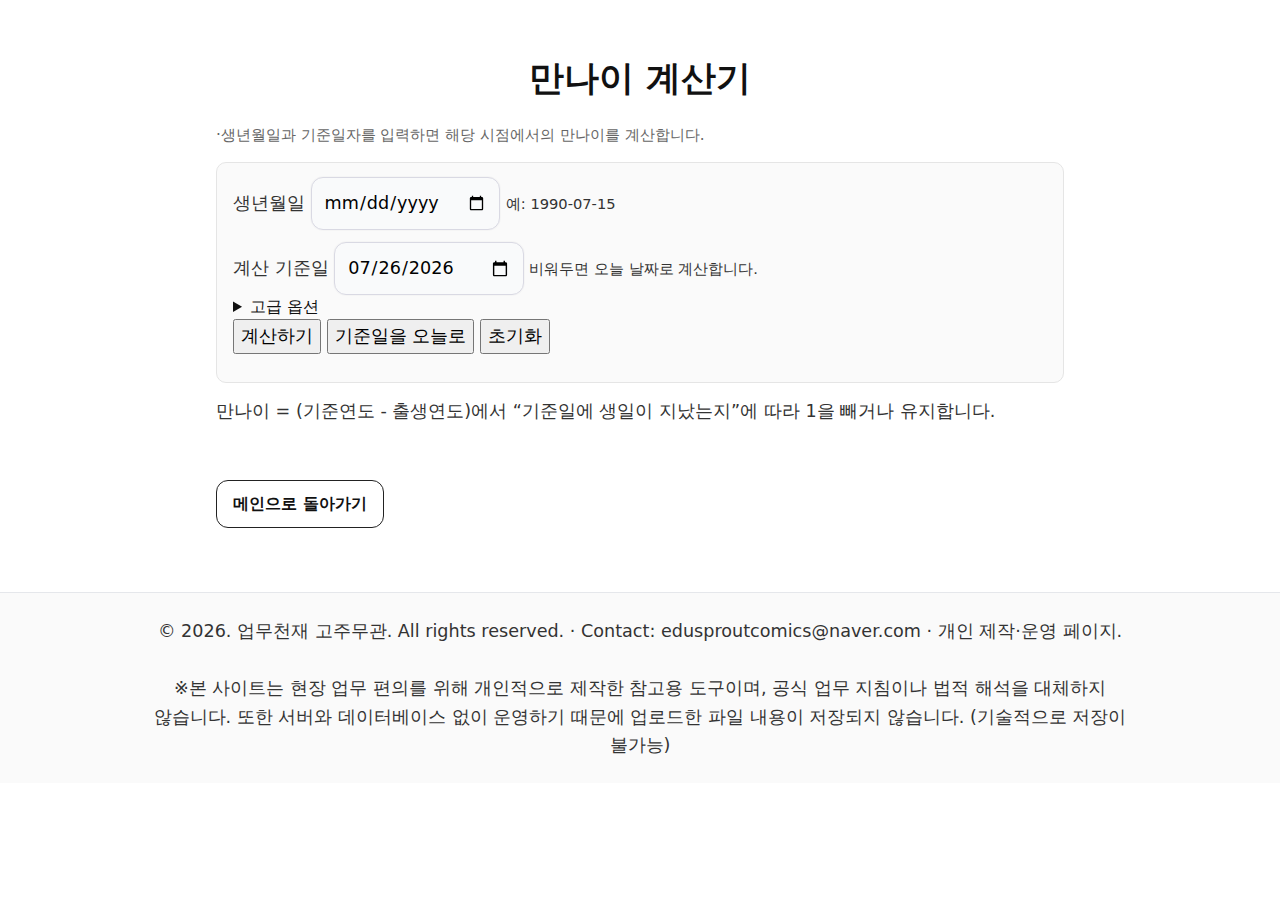
<file: calculator-age/index.html>
<!doctype html>
<html lang="ko">
<head>
  <meta charset="utf-8" />
  <meta name="viewport" content="width=device-width, initial-scale=1" />

<link rel="stylesheet" href="/static/style.css" />
  <title>만나이 계산기</title>
</head>

<body>
  <main class="container">
      <h1>만나이 계산기</h1>
      <p class="muted">
        ·생년월일과 기준일자를 입력하면 해당 시점에서의 만나이를 계산합니다.</p>


    <section class="card">
      <form id="ageForm" novalidate>
        <div class="grid">
          <div class="field">
            <label for="birth">생년월일</label>
            <input type="date" id="birth" name="birth" required />
            <small class="hint">예: 1990-07-15</small>
          </div>

          <div class="field">
            <label for="asOf">계산 기준일</label>
            <input type="date" id="asOf" name="asOf" />
            <small class="hint">비워두면 오늘 날짜로 계산합니다.</small>
          </div>
        </div>

        <details class="advanced">
          <summary>고급 옵션</summary>
          <div class="field">
            <label>2월 29일(윤일) 출생자의 비윤년 생일 처리</label>
            <div class="radio-row">
              <label>
                <input type="radio" name="leapPolicy" value="feb28" checked />
                2월 28일로 간주(기본)
              </label>
              <label>
                <input type="radio" name="leapPolicy" value="mar1" />
                3월 1일로 간주
              </label>
            </div>
            <small class="hint">기관/상황에 따라 기준이 다를 수 있어 선택 가능하게 했습니다.</small>
          </div>
        </details>

        <div class="actions">
          <button type="button" id="btnCalc">계산하기</button>
          <button type="button" id="btnToday">기준일을 오늘로</button>
          <button type="reset" id="btnReset">초기화</button>
        </div>

        <p id="msg" class="msg" aria-live="polite"></p>

        <section class="result card" id="result" hidden>
          <h2>결과</h2>

          <div class="result-line">
            <span class="result-label">만나이</span>
            <span class="result-value" id="ageOut">-</span>
          </div>

          <div class="result-meta" id="metaOut"></div>
        </section>
      </form>
    </section>

    <footer class="footer muted">
      <p>만나이 = (기준연도 - 출생연도)에서 “기준일에 생일이 지났는지”에 따라 1을 빼거나 유지합니다.</p>
    </footer>
  </main>

  <script>
    (() => {
      const $ = (sel) => document.querySelector(sel);

      const form = $("#ageForm");
      const birthEl = $("#birth");
      const asOfEl = $("#asOf");

      const btnCalc = $("#btnCalc");
      const btnToday = $("#btnToday");

      const msgEl = $("#msg");
      const resultEl = $("#result");
      const ageOutEl = $("#ageOut");
      const metaOutEl = $("#metaOut");

      function pad2(n) {
        return String(n).padStart(2, "0");
      }

      function todayISO() {
        const now = new Date();
        const y = now.getFullYear();
        const m = now.getMonth() + 1;
        const d = now.getDate();
        return `${y}-${pad2(m)}-${pad2(d)}`;
      }

      function isLeapYear(y) {
        return (y % 4 === 0 && y % 100 !== 0) || (y % 400 === 0);
      }

      // "YYYY-MM-DD" -> {y,m,d} (시간/타임존 영향 없이 연월일로만 처리)
      function parseISODate(value) {
        if (!value) return null;
        const parts = value.split("-");
        if (parts.length !== 3) return null;

        const y = Number(parts[0]);
        const m = Number(parts[1]);
        const d = Number(parts[2]);

        if (!Number.isInteger(y) || !Number.isInteger(m) || !Number.isInteger(d)) return null;
        if (m < 1 || m > 12) return null;

        // 해당 월의 마지막 날짜 검증 (new Date(y, m, 0) = m월의 마지막 날)
        const maxDay = new Date(y, m, 0).getDate();
        if (d < 1 || d > maxDay) return null;

        return { y, m, d };
      }

      function compareYMD(a, b) {
        if (a.y !== b.y) return a.y - b.y;
        if (a.m !== b.m) return a.m - b.m;
        return a.d - b.d;
      }

      function formatYMD(ymd) {
        return `${ymd.y}-${pad2(ymd.m)}-${pad2(ymd.d)}`;
      }

      function getLeapPolicy() {
        const checked = document.querySelector('input[name="leapPolicy"]:checked');
        return checked ? checked.value : "feb28";
      }

      function calcManNai(birth, asOf, leapPolicy) {
        if (compareYMD(asOf, birth) < 0) {
          return { ok: false, error: "기준일이 생년월일보다 빠릅니다." };
        }

        let age = asOf.y - birth.y;

        // 기준연도(asOf.y)에서의 생일 월/일 결정
        let bMonth = birth.m;
        let bDay = birth.d;

        // 2/29 출생자가 비윤년일 때 생일 처리 규칙
        if (birth.m === 2 && birth.d === 29 && !isLeapYear(asOf.y)) {
          if (leapPolicy === "mar1") {
            bMonth = 3;
            bDay = 1;
          } else {
            bMonth = 2;
            bDay = 28;
          }
        }

        const hadBirthday =
          asOf.m > bMonth || (asOf.m === bMonth && asOf.d >= bDay);

        if (!hadBirthday) age -= 1;

        return {
          ok: true,
          age,
          hadBirthday,
          birthdayThisYear: { y: asOf.y, m: bMonth, d: bDay }
        };
      }

      function setMessage(text, kind = "info") {
        msgEl.textContent = text || "";
        // CSS에서 hooks로 쓰고 싶으면 data-kind로 스타일링 가능
        msgEl.dataset.kind = kind;
      }

      function hideResult() {
        resultEl.hidden = true;
        ageOutEl.textContent = "-";
        metaOutEl.textContent = "";
      }

      function showResult(res, birth, asOf, leapPolicy) {
        resultEl.hidden = false;
        ageOutEl.textContent = `${res.age}세`;

        const policyLabel = (leapPolicy === "mar1") ? "3/1" : "2/28";
        const birthdayStr = formatYMD(res.birthdayThisYear);

        metaOutEl.innerHTML = `
          <ul>
            <li>생년월일: <strong>${formatYMD(birth)}</strong></li>
            <li>기준일: <strong>${formatYMD(asOf)}</strong></li>
            <li>${asOf.y}년 생일: <strong>${birthdayStr}</strong> (${res.hadBirthday ? "이미 지남/당일" : "아직 안 지남"})</li>
            <li>윤일(2/29) 처리: <strong>${policyLabel}</strong> 기준</li>
          </ul>
        `;
      }

      function calculate() {
        hideResult();

        const birth = parseISODate(birthEl.value);
        const asOf = parseISODate(asOfEl.value || todayISO());
        const leapPolicy = getLeapPolicy();

        if (!birth) {
          setMessage("생년월일을 올바르게 입력해 주세요.", "error");
          return;
        }
        if (!asOf) {
          setMessage("기준일을 올바르게 입력해 주세요.", "error");
          return;
        }

        const res = calcManNai(birth, asOf, leapPolicy);
        if (!res.ok) {
          setMessage(res.error, "error");
          return;
        }

        setMessage("계산 완료", "success");
        showResult(res, birth, asOf, leapPolicy);
      }

      // 이벤트 연결
      btnCalc.addEventListener("click", calculate);

      btnToday.addEventListener("click", () => {
        asOfEl.value = todayISO();
        setMessage("기준일을 오늘로 설정했습니다.", "info");
      });

      form.addEventListener("reset", () => {
        // reset은 값이 지워지기 전에 이벤트가 나가므로 다음 틱에 반영
        setTimeout(() => {
          asOfEl.value = todayISO();
          setMessage("");
          hideResult();
        }, 0);
      });

      // 입력 변경 시 자동 재계산(생년월일이 있을 때만)
      [birthEl, asOfEl].forEach((el) => {
        el.addEventListener("change", () => {
          if (birthEl.value) calculate();
        });
      });

      document.querySelectorAll('input[name="leapPolicy"]').forEach((r) => {
        r.addEventListener("change", () => {
          if (birthEl.value) calculate();
        });
      });

      // 초기 기준일 = 오늘
      asOfEl.value = todayISO();
    })();
  </script>


<script src="/static/disable-copy.js"></script>
<script src="/static/footer.js"></script>
<script src="/static/global-loader.js?v=1"></script>


</body>
</html>
</file>
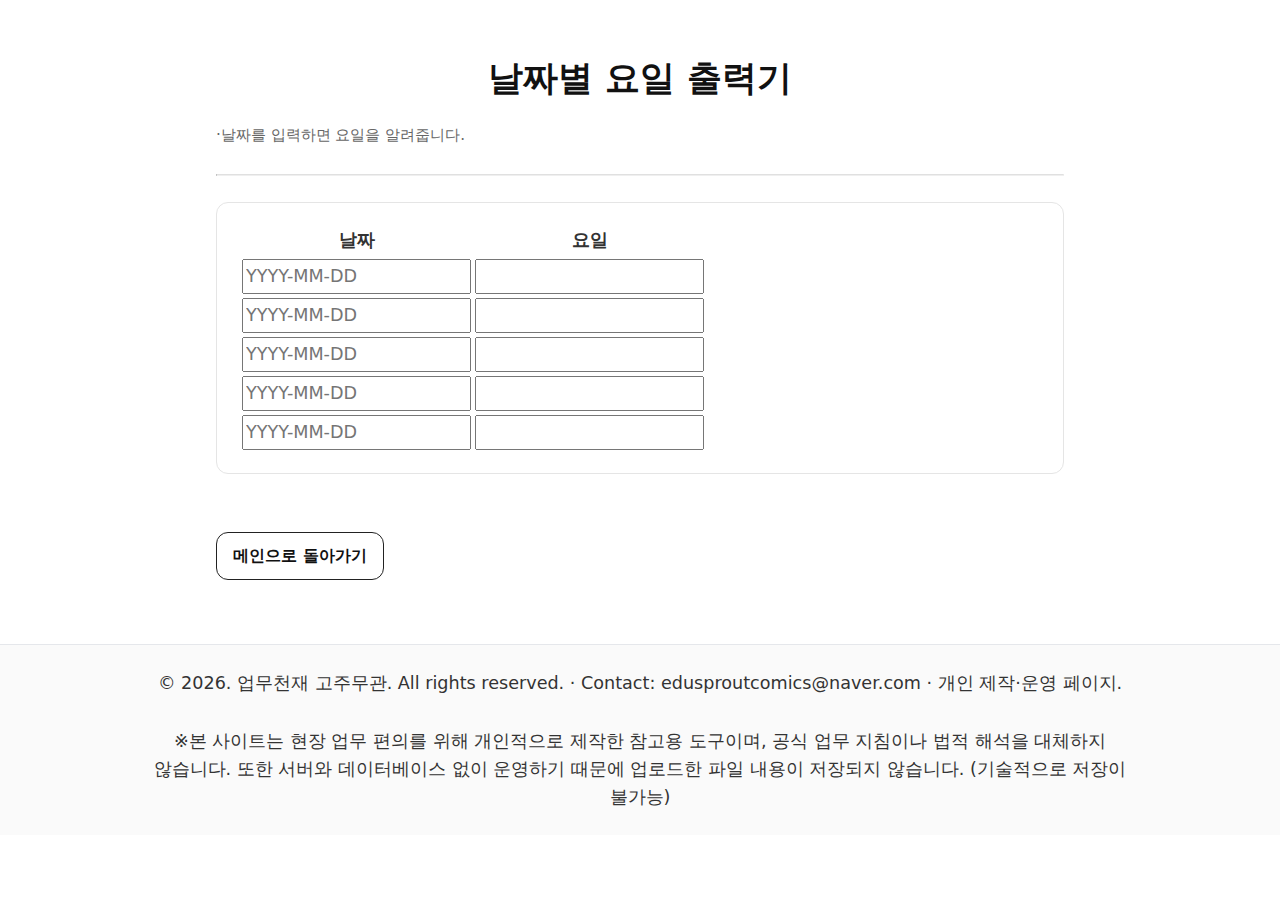
<file: calculator-day-of-week/index.html>
<!doctype html>
<html lang="ko">
<head>
  <meta charset="utf-8" />
  <meta name="viewport" content="width=device-width,initial-scale=1" />
  <title>날짜 쓰면 요일 알려줌</title>


   <link rel="icon" href="/static/favicon.ico" />
  <link rel="stylesheet" href="/static/style.css" />
</head>

<body>
<main class="container">

  <h1>날짜별 요일 출력기</h1>
  <p class="muted">·날짜를 입력하면 요일을 알려줍니다.</p>

  <hr/>


  <!-- ========================= 섹션 ========================= -->


<section class="section">
  
  <div id="weekday-grid"></div>

</section>
</main>

  <script>
  /* 단일 HTML 내장 버전
   * - 날짜 입력 -> 요일 자동 산출
   * - 엑셀식 키보드 이동(↑↓←→, Enter, Tab)
   * - 기본 5행, 필요 시 자동 행 추가
   * - 다중 라인 붙여넣기(아래로 채우기)
   *
   * CSS는 /static/style.css에서 다음 클래스를 스타일링하면 됩니다:
   * .sheet, .cell, .invalid, .date-cell, .dow-cell
   */
  (() => {
    const WEEKDAY_KO = ["일", "월", "화", "수", "목", "금", "토"];

    function pad2(n) {
      return String(n).padStart(2, "0");
    }

    function toCanonical(y, m, d) {
      return `${y}-${pad2(m)}-${pad2(d)}`;
    }

    // "2026-02-26", "2026/02/26", "2026.02.26", "20260226" 지원
    function parseDateLoose(raw) {
      if (!raw) return null;
      const s = String(raw).trim();
      if (!s) return null;

      // 8자리 숫자(YYYYMMDD)
      const digits = s.replace(/[^\d]/g, "");
      if (digits.length === 8) {
        const y = Number(digits.slice(0, 4));
        const m = Number(digits.slice(4, 6));
        const d = Number(digits.slice(6, 8));
        return validateYMD(y, m, d);
      }

      // 구분자 형태
      const normalized = s.replace(/[./]/g, "-").replace(/\s+/g, "");
      const m1 = normalized.match(/^(\d{4})-(\d{1,2})-(\d{1,2})$/);
      if (m1) {
        const y = Number(m1[1]);
        const m = Number(m1[2]);
        const d = Number(m1[3]);
        return validateYMD(y, m, d);
      }

      return null;
    }

    function validateYMD(y, m, d) {
      if (!Number.isFinite(y) || !Number.isFinite(m) || !Number.isFinite(d)) return null;
      if (y < 1 || y > 9999) return null;
      if (m < 1 || m > 12) return null;
      if (d < 1 || d > 31) return null;

      // 로컬 타임존 기반으로 생성(문자열 Date 파싱의 UTC 이슈 회피)
      const dt = new Date(y, m - 1, d);
      if (
        dt.getFullYear() !== y ||
        dt.getMonth() !== (m - 1) ||
        dt.getDate() !== d
      ) return null;

      return { y, m, d, date: dt };
    }

    function weekdayLabel(dt, withYoil = true) {
      const w = WEEKDAY_KO[dt.getDay()];
      return withYoil ? `${w}요일` : w;
    }

    function looksCompleteDateInput(raw) {
      const s = String(raw ?? "").trim();
      if (!s) return false;

      const digits = s.replace(/[^\d]/g, "");
      if (digits.length >= 8) return true;

      const normalized = s.replace(/[./]/g, "-").replace(/\s+/g, "");
      // 형태는 완성인데(YYYY-M-D), 값이 잘못될 수 있음(예: 2026-02-30)
      if (/^\d{4}-\d{1,2}-\d{1,2}$/.test(normalized)) return true;

      return false;
    }

    function el(tag, props = {}, children = []) {
      const node = document.createElement(tag);
      Object.entries(props).forEach(([k, v]) => {
        if (k === "class") node.className = v;
        else if (k === "dataset") Object.assign(node.dataset, v);
        else if (k === "text") node.textContent = v;
        else if (k in node) node[k] = v;
        else node.setAttribute(k, v);
      });
      for (const ch of children) node.appendChild(ch);
      return node;
    }

    function buildGrid(container, opts) {
      const state = {
        container,
        rows: opts.rows ?? 5,
        withYoil: opts.withYoil ?? true,
        maxAutoRows: opts.maxAutoRows ?? 200,
        table: null,
        tbody: null,
      };

      const table = el("table", { class: "sheet", role: "grid" });
      const thead = el("thead");
      const headRow = el("tr", {}, [
        el("th", { text: "날짜" }),
        el("th", { text: "요일" }),
      ]);
      thead.appendChild(headRow);

      const tbody = el("tbody");
      table.appendChild(thead);
      table.appendChild(tbody);
      container.innerHTML = "";
      container.appendChild(table);

      state.table = table;
      state.tbody = tbody;

      for (let i = 0; i < state.rows; i++) appendRow(state);

      // 이벤트 위임
      table.addEventListener("input", (e) => onInput(state, e));
      table.addEventListener("keydown", (e) => onKeyDown(state, e));
      table.addEventListener("paste", (e) => onPaste(state, e), true);
      table.addEventListener("blur", (e) => onBlurFormat(state, e), true);

      return state;
    }

    function appendRow(state) {
      const rowIndex = state.tbody.children.length;
      if (rowIndex >= state.maxAutoRows) return;

      const dateInput = el("input", {
        class: "cell date-cell",
        inputMode: "numeric",
        placeholder: "YYYY-MM-DD",
        dataset: { row: String(rowIndex), col: "0" },
        autocomplete: "off",
        spellcheck: false,
      });

      const dowInput = el("input", {
        class: "cell dow-cell",
        readOnly: true,
        tabIndex: -1, // 기본 탭 흐름에서 제외(커스텀 이동 사용)
        dataset: { row: String(rowIndex), col: "1" },
      });

      const tr = el("tr", {}, [
        el("td", {}, [dateInput]),
        el("td", {}, [dowInput]),
      ]);

      state.tbody.appendChild(tr);
    }

    function getCellFromEventTarget(target) {
      if (!(target instanceof HTMLElement)) return null;
      const input = target.closest("input.cell");
      if (!input) return null;
      const row = Number(input.dataset.row);
      const col = Number(input.dataset.col);
      if (!Number.isFinite(row) || !Number.isFinite(col)) return null;
      return { input, row, col };
    }

    function getInputAt(state, row, col) {
      const tr = state.tbody.children[row];
      if (!tr) return null;
      const td = tr.children[col];
      if (!td) return null;
      return td.querySelector("input.cell");
    }

    function ensureRowExists(state, row) {
      while (state.tbody.children.length <= row && state.tbody.children.length < state.maxAutoRows) {
        appendRow(state);
        const newRowIndex = state.tbody.children.length - 1;
        const date = getInputAt(state, newRowIndex, 0);
        const dow = getInputAt(state, newRowIndex, 1);
        if (date) date.dataset.row = String(newRowIndex);
        if (dow) dow.dataset.row = String(newRowIndex);
      }
    }

    function focusCell(state, row, col, selectAll = true) {
      ensureRowExists(state, row);
      const input = getInputAt(state, row, col);
      if (!input) return;
      input.focus();
      if (selectAll && input instanceof HTMLInputElement && !input.readOnly) input.select();
    }

    function setWeekdayForRow(state, row, parsedOrNull, { markInvalid } = { markInvalid: true }) {
      const dateInput = getInputAt(state, row, 0);
      const dowInput = getInputAt(state, row, 1);
      if (!dateInput || !dowInput) return;

      if (!parsedOrNull) {
        dowInput.value = "";
        if (markInvalid) dateInput.classList.add("invalid");
        else dateInput.classList.remove("invalid");
        return;
      }

      dateInput.classList.remove("invalid");
      dowInput.value = weekdayLabel(parsedOrNull.date, state.withYoil);
    }

    function onInput(state, e) {
      const cell = getCellFromEventTarget(e.target);
      if (!cell) return;
      if (cell.col !== 0) return;

      const raw = cell.input.value;
      const trimmed = String(raw ?? "").trim();

      if (!trimmed) {
        // 비어 있으면 invalid 제거 + 요일 비우기
        setWeekdayForRow(state, cell.row, null, { markInvalid: false });
        return;
      }

      const parsed = parseDateLoose(trimmed);
      if (parsed) {
        setWeekdayForRow(state, cell.row, parsed, { markInvalid: false });
        return;
      }

      // 입력 중간에는 빨간 invalid를 너무 빨리 띄우지 않음
      const complete = looksCompleteDateInput(trimmed);
      setWeekdayForRow(state, cell.row, null, { markInvalid: complete });
    }

    function onBlurFormat(state, e) {
      const cell = getCellFromEventTarget(e.target);
      if (!cell) return;
      if (cell.col !== 0) return;

      const parsed = parseDateLoose(cell.input.value);
      if (parsed) {
        cell.input.value = toCanonical(parsed.y, parsed.m, parsed.d);
        setWeekdayForRow(state, cell.row, parsed, { markInvalid: false });
      } else {
        // blur 시점에는 확실히 invalid 처리
        const trimmed = String(cell.input.value ?? "").trim();
        if (!trimmed) setWeekdayForRow(state, cell.row, null, { markInvalid: false });
        else setWeekdayForRow(state, cell.row, null, { markInvalid: true });
      }
    }

    function isAtTextEdge(input, dir) {
      if (!(input instanceof HTMLInputElement) || input.readOnly) return true;
      const start = input.selectionStart ?? 0;
      const end = input.selectionEnd ?? 0;
      if (dir === "left") return start === 0 && end === 0;
      if (dir === "right") return start === input.value.length && end === input.value.length;
      return true;
    }

    function move(state, row, col, dRow, dCol) {
      const nextRow = Math.max(0, row + dRow);
      const nextCol = Math.min(1, Math.max(0, col + dCol));
      focusCell(state, nextRow, nextCol, true);
    }

    function onKeyDown(state, e) {
      const cell = getCellFromEventTarget(e.target);
      if (!cell) return;

      const { input, row, col } = cell;

      // Tab: 표 내부에서 엑셀처럼 이동
      if (e.key === "Tab") {
        e.preventDefault();
        const dir = e.shiftKey ? -1 : 1;
        if (dir === 1) {
          if (col === 0) focusCell(state, row, 1, false);
          else focusCell(state, row + 1, 0, true);
        } else {
          if (col === 1) focusCell(state, row, 0, true);
          else focusCell(state, Math.max(0, row - 1), 1, false);
        }
        return;
      }

      // Enter: 아래(Shift+Enter 위)
      if (e.key === "Enter") {
        e.preventDefault();
        move(state, row, col, e.shiftKey ? -1 : 1, 0);
        return;
      }

      // Up/Down: 같은 열 이동
      if (e.key === "ArrowUp") {
        e.preventDefault();
        move(state, row, col, -1, 0);
        return;
      }
      if (e.key === "ArrowDown") {
        e.preventDefault();
        move(state, row, col, 1, 0);
        return;
      }

      // Left/Right: 커서가 가장자리일 때만 셀 이동
      if (e.key === "ArrowLeft") {
        if (col === 1 || isAtTextEdge(input, "left")) {
          e.preventDefault();
          move(state, row, col, 0, -1);
        }
        return;
      }
      if (e.key === "ArrowRight") {
        if (col === 0 && !isAtTextEdge(input, "right")) return;
        e.preventDefault();
        move(state, row, col, 0, 1);
        return;
      }
    }

    function onPaste(state, e) {
      const cell = getCellFromEventTarget(e.target);
      if (!cell) return;
      if (cell.col !== 0) return;

      const text = e.clipboardData?.getData("text");
      if (!text) return;

      const lines = text.replace(/\r\n/g, "\n").replace(/\r/g, "\n").split("\n");
      if (lines.length <= 1) return;

      e.preventDefault();

      let r = cell.row;
      for (const line of lines) {
        const value = line.trim();
        ensureRowExists(state, r);
        const dateInput = getInputAt(state, r, 0);
        if (!dateInput) break;

        dateInput.value = value;
        const parsed = parseDateLoose(value);
        if (parsed) {
          setWeekdayForRow(state, r, parsed, { markInvalid: false });
        } else {
          setWeekdayForRow(state, r, null, { markInvalid: !!value });
        }
        r++;
      }

      focusCell(state, Math.min(r, state.tbody.children.length - 1), 0, true);
    }

    // 초기화
    document.addEventListener("DOMContentLoaded", () => {
      const container = document.getElementById("weekday-grid");
      if (!container) return;
      buildGrid(container, { rows: 5, withYoil: true });
    });
  })();
  </script>

<script src="/static/disable-copy.js"></script>
<script src="/static/footer.js"></script>
<script src="/static/global-loader.js?v=1"></script>

</body>
</html>
</file>
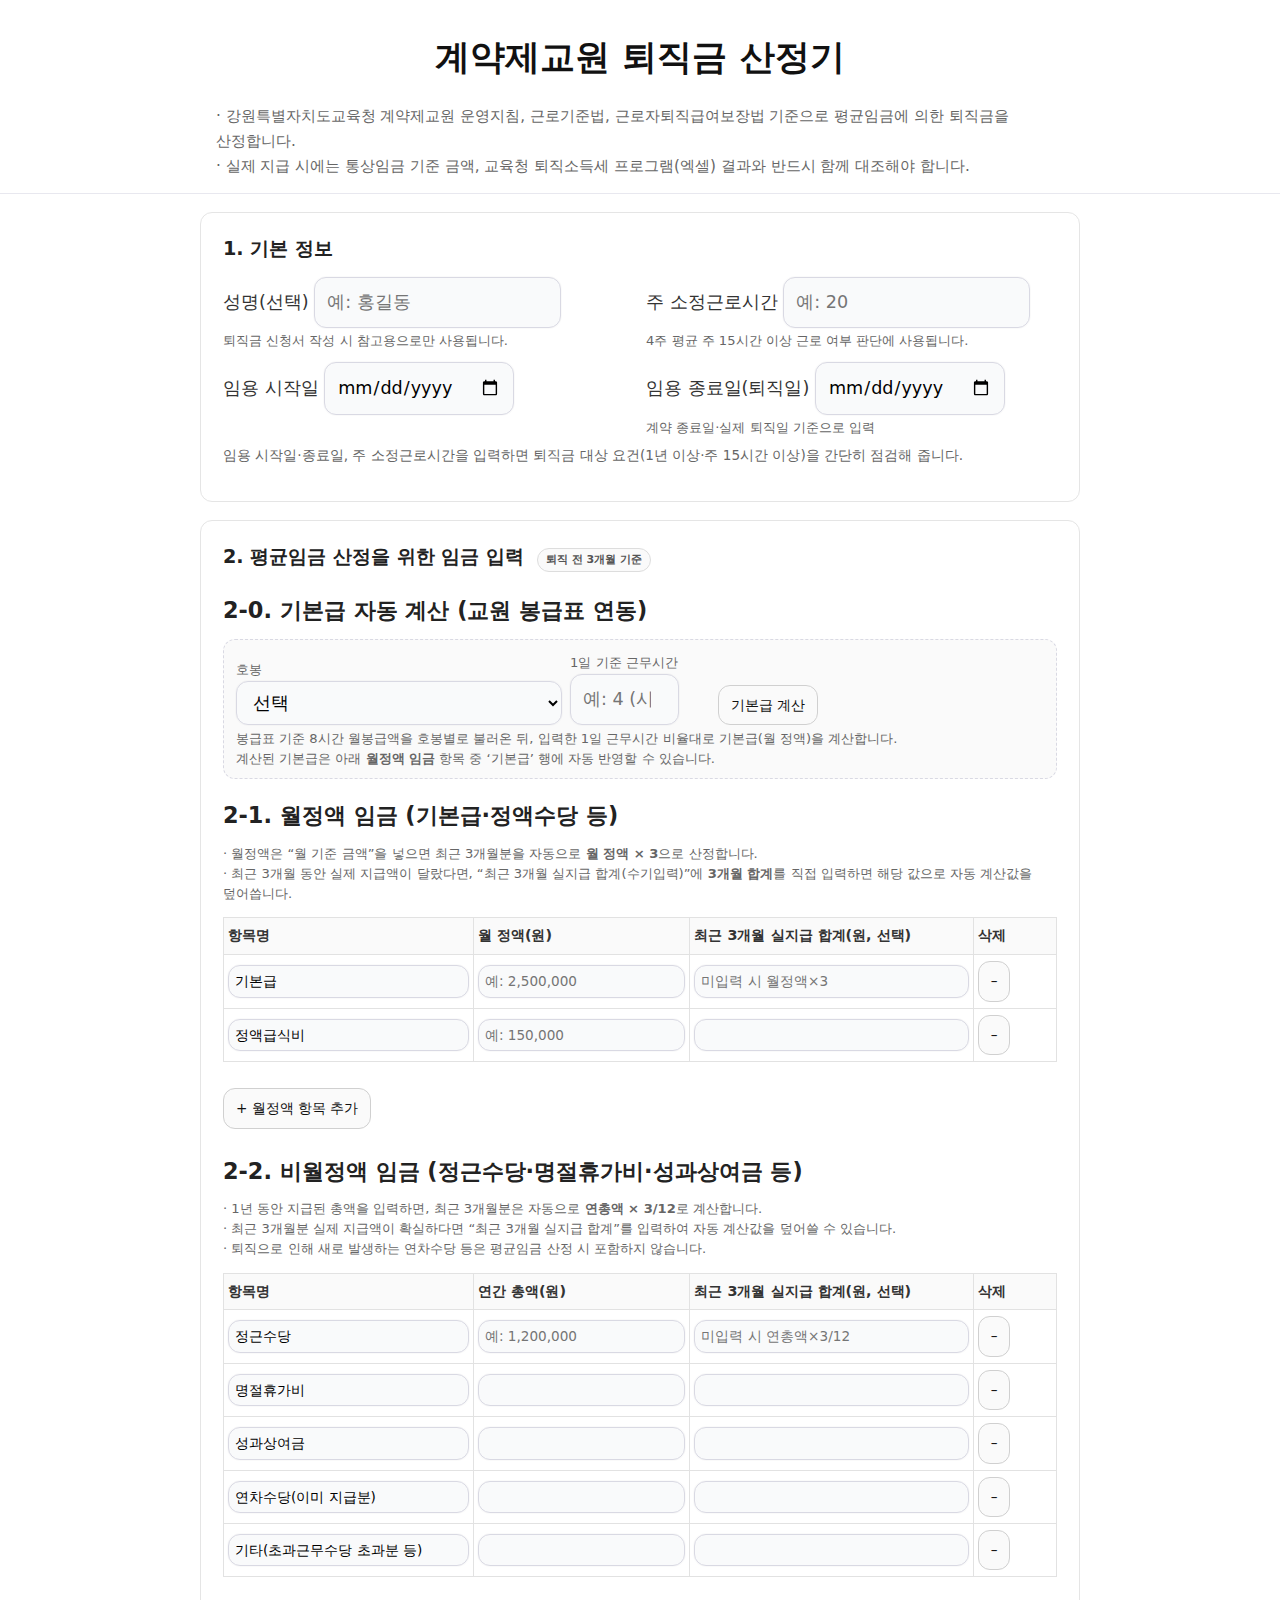
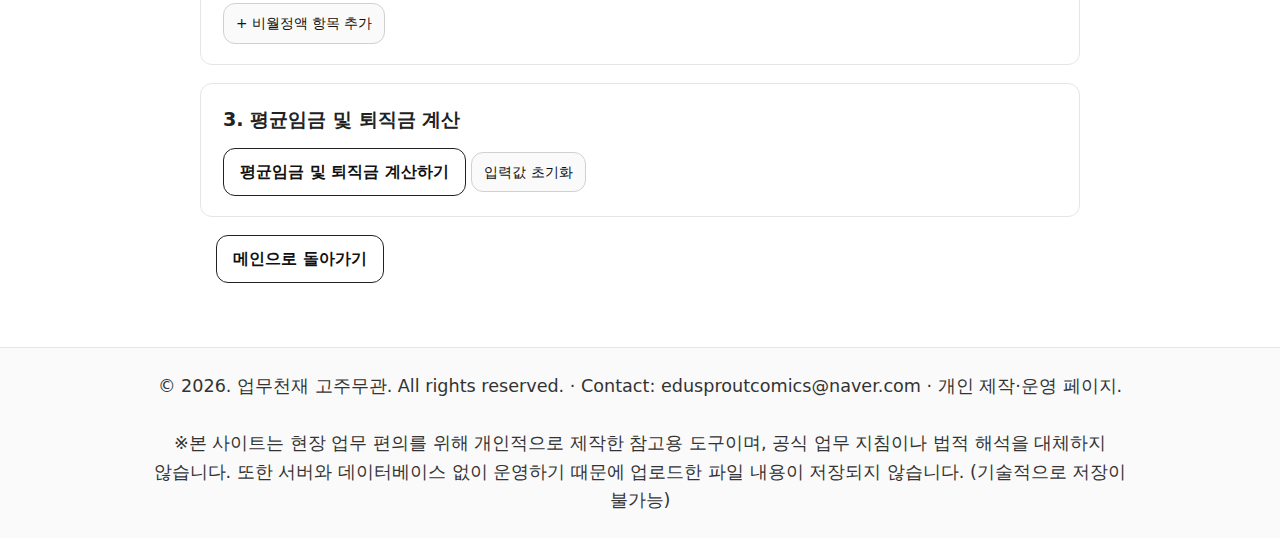
<file: contract-teacher-retirement-benefit-calculator/index.html>
<!doctype html>
<html lang="ko">
<head>
  <meta charset="utf-8" />
  <meta name="viewport" content="width=device-width, initial-scale=1" />
  <meta name="color-scheme" content="light" />
  <title>계약제교원 퇴직금 산정기</title>

  <link rel="icon" href="/static/favicon.ico" />
  <link rel="stylesheet" href="/static/style.css" />

  <script src="/static/disable-copy.js"></script>
  <script src="/static/global-loader.js"></script>

  <style>
    /* 이 페이지 전용 보조 스타일만 유지 */

    .status-text {
      margin-top: 6px;
      font-size: 0.85rem;
    }
    .status-text.ok {
      color: #25652c;
    }
    .status-text.warn {
      color: #b14545;
    }
    .status-text.hint {
      color: #666;
    }

    .small-label {
      font-size: 0.82rem;
      color: #666;
      margin-top: 2px;
      display: block;
    }

    .inline-note {
      font-size: 0.82rem;
      color: #666;
      margin-top: 4px;
      line-height: 1.5;
    }

    .badge-small {
      display: inline-block;
      padding: 2px 8px;
      border-radius: 999px;
      border: 1px solid #ddd;
      font-size: 11px;
      color: #555;
      background: #fafafa;
      margin-left: 6px;
    }

    .auto-base-box {
      border-radius: 12px;
      border: 1px dashed #d9d9e3;
      padding: 10px 12px;
      background: #fafafa;
      margin-top: 8px;
      font-size: 0.87rem;
    }

    .auto-base-row {
      display: flex;
      flex-wrap: wrap;
      gap: 8px;
      align-items: flex-end;
    }

    .auto-base-row > div {
      min-width: 140px;
    }

    .table-wrap {
      width: 100%;
      overflow-x: auto;
    }

    .table-wrap table {
      width: 100%;
      border-collapse: collapse;
      font-size: 0.9rem;
    }

    .table-wrap th,
    .table-wrap td {
      border: 1px solid #e2e2e2;
      padding: 6px 4px;
      text-align: left;
    }

    .table-wrap th {
      background: #fafafa;
      font-weight: 600;
    }

    .table-wrap input {
      width: 100%;
      box-sizing: border-box;
      padding: 4px 6px;
      font-size: 0.85rem;
    }

    .center {
      text-align: center;
    }

    .btn-lightgrey {
      display: inline-block;
      padding: 8px 12px;
      border-radius: 12px;
      border: 1px solid #d0d0d0;
      background: #fafafa;
      font-size: 0.85rem;
      cursor: pointer;
      text-decoration: none;
      color: #111;
    }

    .result-grid {
      display: grid;
      grid-template-columns: repeat(auto-fit, minmax(180px, 1fr));
      gap: 10px;
      margin-top: 10px;
      font-size: 0.9rem;
    }

    .result-item {
      border: 1px dashed #ddd;
      border-radius: 10px;
      padding: 8px 10px;
      background: #fcfcfc;
    }

    .result-item-wide {
      grid-column: 1 / -1;
    }

    .result-value {
      margin-top: 4px;
      font-weight: 600;
    }

    .result-total {
      margin-top: 4px;
      font-size: 1.05rem;
      font-weight: 700;
    }

    @media (max-width: 600px) {
      .auto-base-row {
        flex-direction: column;
        align-items: flex-start;
      }
    }
  </style>
</head>
<body>
  <!-- 상단 레이아웃: 메인 index와 동일 구조 -->
  <header class="site-header">
    <div class="shell">
      <h1>계약제교원 퇴직금 산정기</h1>
      <p class="muted">
        · 강원특별자치도교육청 계약제교원 운영지침, 근로기준법, 근로자퇴직급여보장법 기준으로 평균임금에 의한 퇴직금을 산정합니다. <br/>
        · 실제 지급 시에는 통상임금 기준 금액, 교육청 퇴직소득세 프로그램(엑셀) 결과와 반드시 함께 대조해야 합니다. <br/>
      </p>
    </div>
  </header>

  <main>
    <div class="shell">

      <!-- 1. 기본 정보 -->
      <section class="section">
        <h2 style="font-size:1.2rem; margin:0 0 12px">1. 기본 정보</h2>

        <div style="display:grid; grid-template-columns:repeat(auto-fit,minmax(220px,1fr)); gap:12px;">
          <label>
            성명(선택)
            <input id="teacherName" type="text" placeholder="예: 홍길동">
            <span class="small-label">퇴직금 신청서 작성 시 참고용으로만 사용됩니다.</span>
          </label>

          <label>
            주 소정근로시간
            <input id="weeklyHours" type="number" min="0" step="0.1" placeholder="예: 20">
            <span class="small-label">4주 평균 주 15시간 이상 근로 여부 판단에 사용됩니다.</span>
          </label>
        </div>

        <div style="display:grid; grid-template-columns:repeat(auto-fit,minmax(220px,1fr)); gap:12px; margin-top:10px;">
          <label>
            임용 시작일
            <input id="startDate" type="date">
          </label>
          <label>
            임용 종료일(퇴직일)
            <input id="endDate" type="date">
            <span class="small-label">계약 종료일·실제 퇴직일 기준으로 입력</span>
          </label>
        </div>

        <p id="eligibilityMsg" class="status-text hint">
          임용 시작일·종료일, 주 소정근로시간을 입력하면 퇴직금 대상 요건(1년 이상·주 15시간 이상)을 간단히 점검해 줍니다.
        </p>
      </section>

      <!-- 2. 임금 입력 -->
      <section class="section">
        <h2 style="font-size:1.2rem; margin:0 0 12px">
          2. 평균임금 산정을 위한 임금 입력
          <span class="badge-small">퇴직 전 3개월 기준</span>
        </h2>

        <!-- 2-0. 기본급 자동 계산 (호봉표 연동) -->
        <h3>2-0. 기본급 자동 계산 (교원 봉급표 연동)</h3>
        <div class="auto-base-box">
          <div class="auto-base-row">
            <div>
              <span class="small-label">호봉</span>
              <select id="stepSelect">
                <option value="">선택</option>
              </select>
            </div>
            <div>
              <span class="small-label">1일 기준 근무시간</span>
              <input id="hoursPerDay" type="number" min="1" max="8" step="0.5" placeholder="예: 4 (시간제)">
            </div>
            <div>
              <button type="button" id="btnCalcBasePay" class="btn-lightgrey">기본급 계산</button>
            </div>
          </div>
          <div id="autoBaseInfo" class="inline-note">
            봉급표 기준 8시간 월봉급액을 호봉별로 불러온 뒤, 입력한 1일 근무시간 비율대로 기본급(월 정액)을 계산합니다.<br>
            계산된 기본급은 아래 <strong>월정액 임금</strong> 항목 중 ‘기본급’ 행에 자동 반영할 수 있습니다.
          </div>
        </div>

        <!-- 2-1. 월정액 임금 -->
        <h3 style="margin-top:18px">2-1. 월정액 임금 (기본급·정액수당 등)</h3>
        <p class="inline-note">
          · 월정액은 “월 기준 금액”을 넣으면 최근 3개월분을 자동으로 <strong>월 정액 × 3</strong>으로 산정합니다.<br>
          · 최근 3개월 동안 실제 지급액이 달랐다면, “최근 3개월 실지급 합계(수기입력)”에 <strong>3개월 합계</strong>를 직접 입력하면 해당 값으로 자동 계산값을 덮어씁니다.
        </p>

        <div class="table-wrap">
          <table aria-label="월정액 임금 입력">
            <thead>
              <tr>
                <th style="width:30%">항목명</th>
                <th style="width:26%">월 정액(원)</th>
                <th style="width:34%">최근 3개월 실지급 합계(원, 선택)</th>
                <th style="width:10%">삭제</th>
              </tr>
            </thead>
            <tbody id="monthlyRows">
              <tr>
                <td><input type="text" name="monthlyName" value="기본급"></td>
                <td><input type="text" name="monthlyBase" placeholder="예: 2,500,000"></td>
                <td><input type="text" name="monthlyOverride" placeholder="미입력 시 월정액×3"></td>
                <td class="center">
                  <button type="button" class="btn-lightgrey btn-remove-row">–</button>
                </td>
              </tr>
              <tr>
                <td><input type="text" name="monthlyName" value="정액급식비"></td>
                <td><input type="text" name="monthlyBase" placeholder="예: 150,000"></td>
                <td><input type="text" name="monthlyOverride" placeholder=""></td>
                <td class="center">
                  <button type="button" class="btn-lightgrey btn-remove-row">–</button>
                </td>
              </tr>
            </tbody>
          </table>
        </div>

        <button type="button" id="addMonthlyRow" class="btn-lightgrey" style="margin-top:8px">
          + 월정액 항목 추가
        </button>

        <!-- 2-2. 비월정액 임금 -->
        <h3 style="margin-top:24px">2-2. 비월정액 임금 (정근수당·명절휴가비·성과상여금 등)</h3>
        <p class="inline-note">
          · 1년 동안 지급된 총액을 입력하면, 최근 3개월분은 자동으로 <strong>연총액 × 3/12</strong>로 계산합니다. <br>
          · 최근 3개월분 실제 지급액이 확실하다면 “최근 3개월 실지급 합계”를 입력하여 자동 계산값을 덮어쓸 수 있습니다.<br>
          · 퇴직으로 인해 새로 발생하는 연차수당 등은 평균임금 산정 시 포함하지 않습니다. 
        </p>

        <div class="table-wrap">
          <table aria-label="비월정액 임금 입력">
            <thead>
              <tr>
                <th style="width:30%">항목명</th>
                <th style="width:26%">연간 총액(원)</th>
                <th style="width:34%">최근 3개월 실지급 합계(원, 선택)</th>
                <th style="width:10%">삭제</th>
              </tr>
            </thead>
            <tbody id="yearlyRows">
              <tr>
                <td><input type="text" name="yearlyName" value="정근수당"></td>
                <td><input type="text" name="yearlyAnnual" placeholder="예: 1,200,000"></td>
                <td><input type="text" name="yearlyOverride" placeholder="미입력 시 연총액×3/12"></td>
                <td class="center">
                  <button type="button" class="btn-lightgrey btn-remove-row">–</button>
                </td>
              </tr>
              <tr>
                <td><input type="text" name="yearlyName" value="명절휴가비"></td>
                <td><input type="text" name="yearlyAnnual" placeholder=""></td>
                <td><input type="text" name="yearlyOverride" placeholder=""></td>
                <td class="center">
                  <button type="button" class="btn-lightgrey btn-remove-row">–</button>
                </td>
              </tr>
              <tr>
                <td><input type="text" name="yearlyName" value="성과상여금"></td>
                <td><input type="text" name="yearlyAnnual" placeholder=""></td>
                <td><input type="text" name="yearlyOverride" placeholder=""></td>
                <td class="center">
                  <button type="button" class="btn-lightgrey btn-remove-row">–</button>
                </td>
              </tr>
              <tr>
                <td><input type="text" name="yearlyName" value="연차수당(이미 지급분)"></td>
                <td><input type="text" name="yearlyAnnual" placeholder=""></td>
                <td><input type="text" name="yearlyOverride" placeholder=""></td>
                <td class="center">
                  <button type="button" class="btn-lightgrey btn-remove-row">–</button>
                </td>
              </tr>
              <tr>
                <td><input type="text" name="yearlyName" value="기타(초과근무수당 초과분 등)"></td>
                <td><input type="text" name="yearlyAnnual" placeholder=""></td>
                <td><input type="text" name="yearlyOverride" placeholder=""></td>
                <td class="center">
                  <button type="button" class="btn-lightgrey btn-remove-row">–</button>
                </td>
              </tr>
            </tbody>
          </table>
        </div>

        <button type="button" id="addYearlyRow" class="btn-lightgrey" style="margin-top:8px">
          + 비월정액 항목 추가
        </button>
      </section>

      <!-- 3. 계산 및 결과 -->
      <section class="section">
        <h2 style="font-size:1.2rem; margin:0 0 12px">3. 평균임금 및 퇴직금 계산</h2>

        <div style="margin-top:6px">
          <button type="button" id="btnCalc" class="btn">평균임금 및 퇴직금 계산하기</button>
          <button type="button" id="btnReset" class="btn-lightgrey">입력값 초기화</button>
        </div>

        <div id="resultArea" style="margin-top:16px; display:none">
          <h3>3-1. 평균임금 산정 결과</h3>
          <div class="result-grid">
            <div class="result-item">
              <div>3개월 임금총액(A)</div>
              <div id="resTotal3m" class="result-value">-</div>
            </div>
            <div class="result-item">
              <div>3개월 총일수</div>
              <div id="resDays3m" class="result-value">-</div>
            </div>
            <div class="result-item">
              <div>1일 평균임금</div>
              <div id="resAvgDaily" class="result-value">-</div>
            </div>
            <div class="result-item">
              <div>월 평균임금 (참고)</div>
              <div id="resAvgMonthly" class="result-value">-</div>
            </div>
          </div>

          <h3 style="margin-top:18px">3-2. 근속기간 및 퇴직금(평균임금 기준)</h3>
          <div class="result-grid">
            <div class="result-item">
              <div>근속기간(달력일수 기준)</div>
              <div id="resServiceDays" class="result-value">-</div>
            </div>
            <div class="result-item">
              <div>근속연수(년 환산, 참고)</div>
              <div id="resServiceYears" class="result-value">-</div>
            </div>
            <div class="result-item result-item-wide">
              <div>퇴직금(평균임금 기준 추정)</div>
              <div id="resSeverance" class="result-total">-</div>
            </div>
          </div>

          <p class="muted" style="margin-top:12px; font-size:0.85rem;">
            · 실제 퇴직금은 <strong>평균임금</strong>과 <strong>통상임금</strong>으로 각각 산정한 금액 중 더 큰 금액을 기준으로 산정합니다. <br>
            · 본 도구는 평균임금 기준 금액만 계산하므로, 통상임금 계산기 및 교육청 퇴직소득세 프로그램(붙임 엑셀)과 반드시 함께 확인해 주세요. 
          </p>
        </div>
      </section>

      <!-- 메인으로 돌아가기 버튼 (공통 레이아웃) -->
      <div class="home-link-wrap">
        <a href="/" class="btn-home">메인 페이지로 돌아가기</a>
      </div>

    </div>
  </main>


  <script src="/static/teacher-step-core.js"></script>
  <script src="app.js"></script>
<script src="/static/global-loader.js?v=1"></script>
<script src="/static/footer.js"></script>
<script src="/static/disable-copy.js"></script>

</body>
</html>
</file>
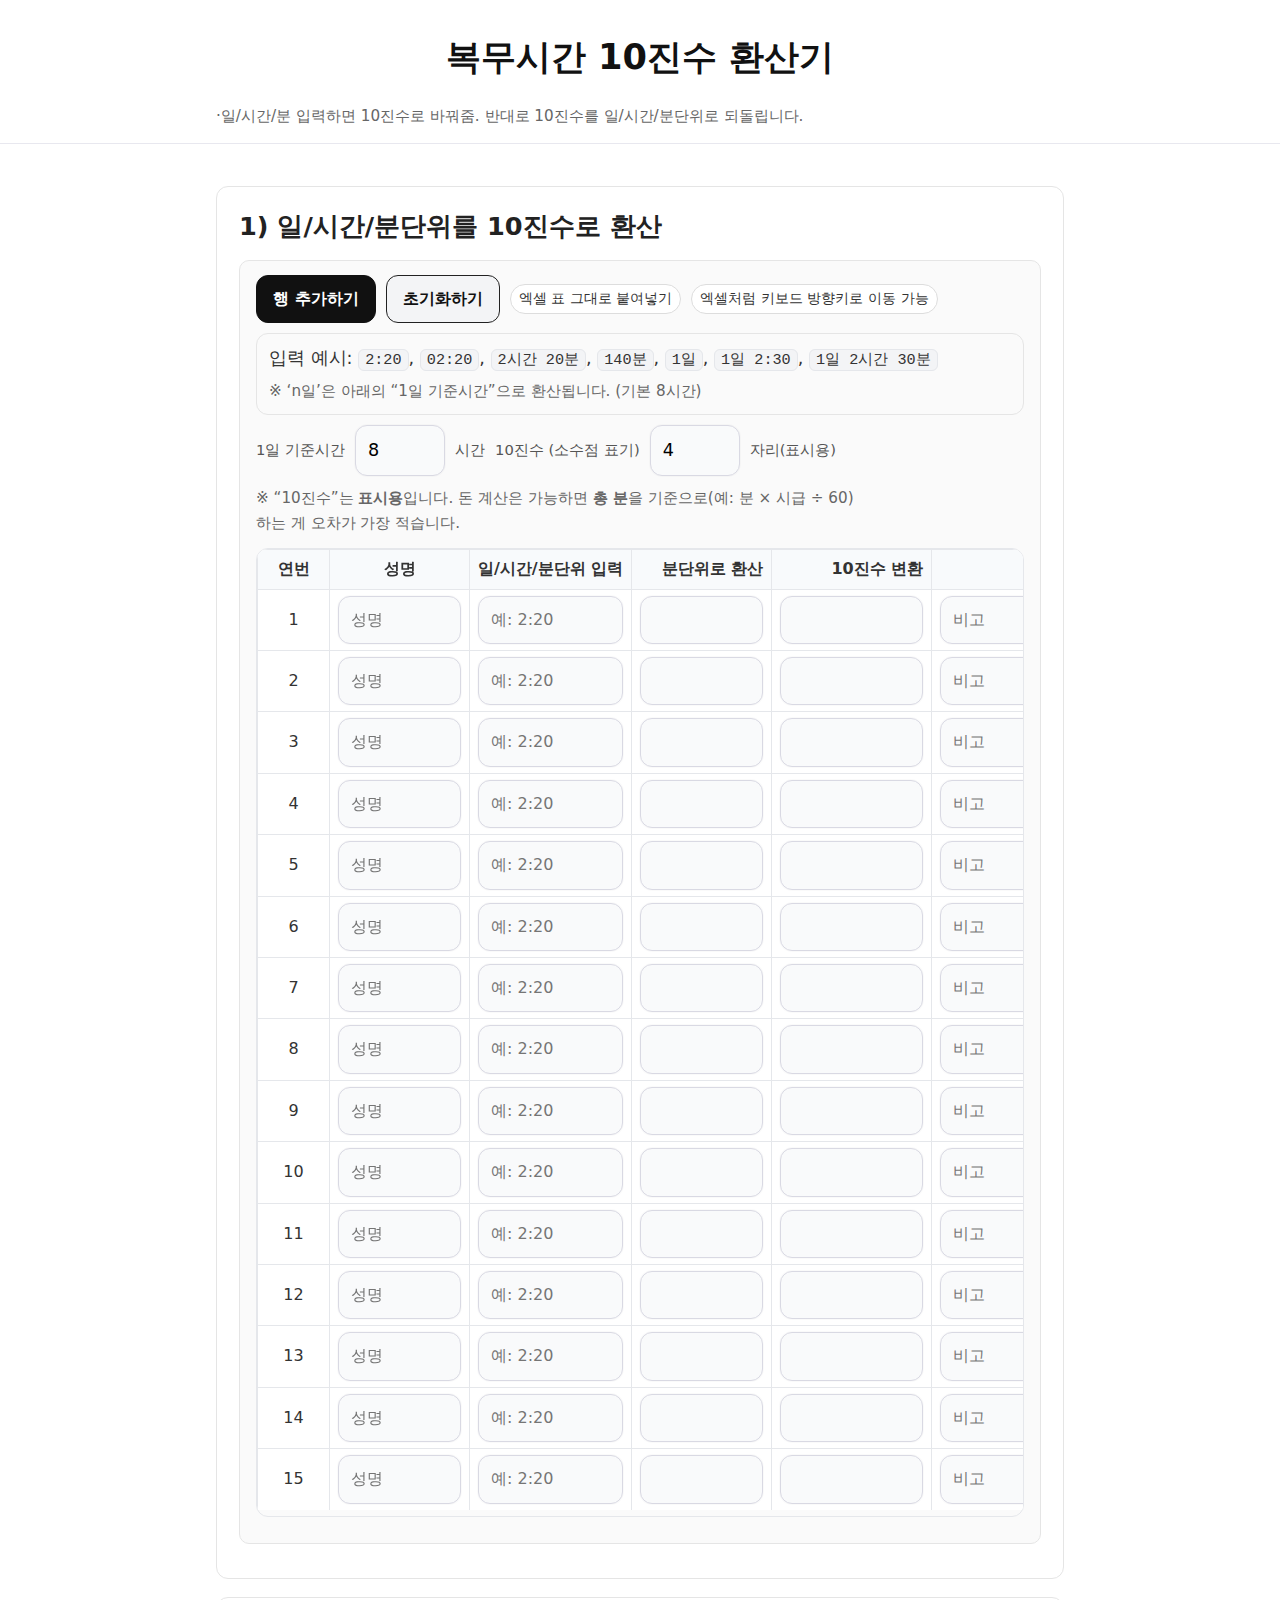
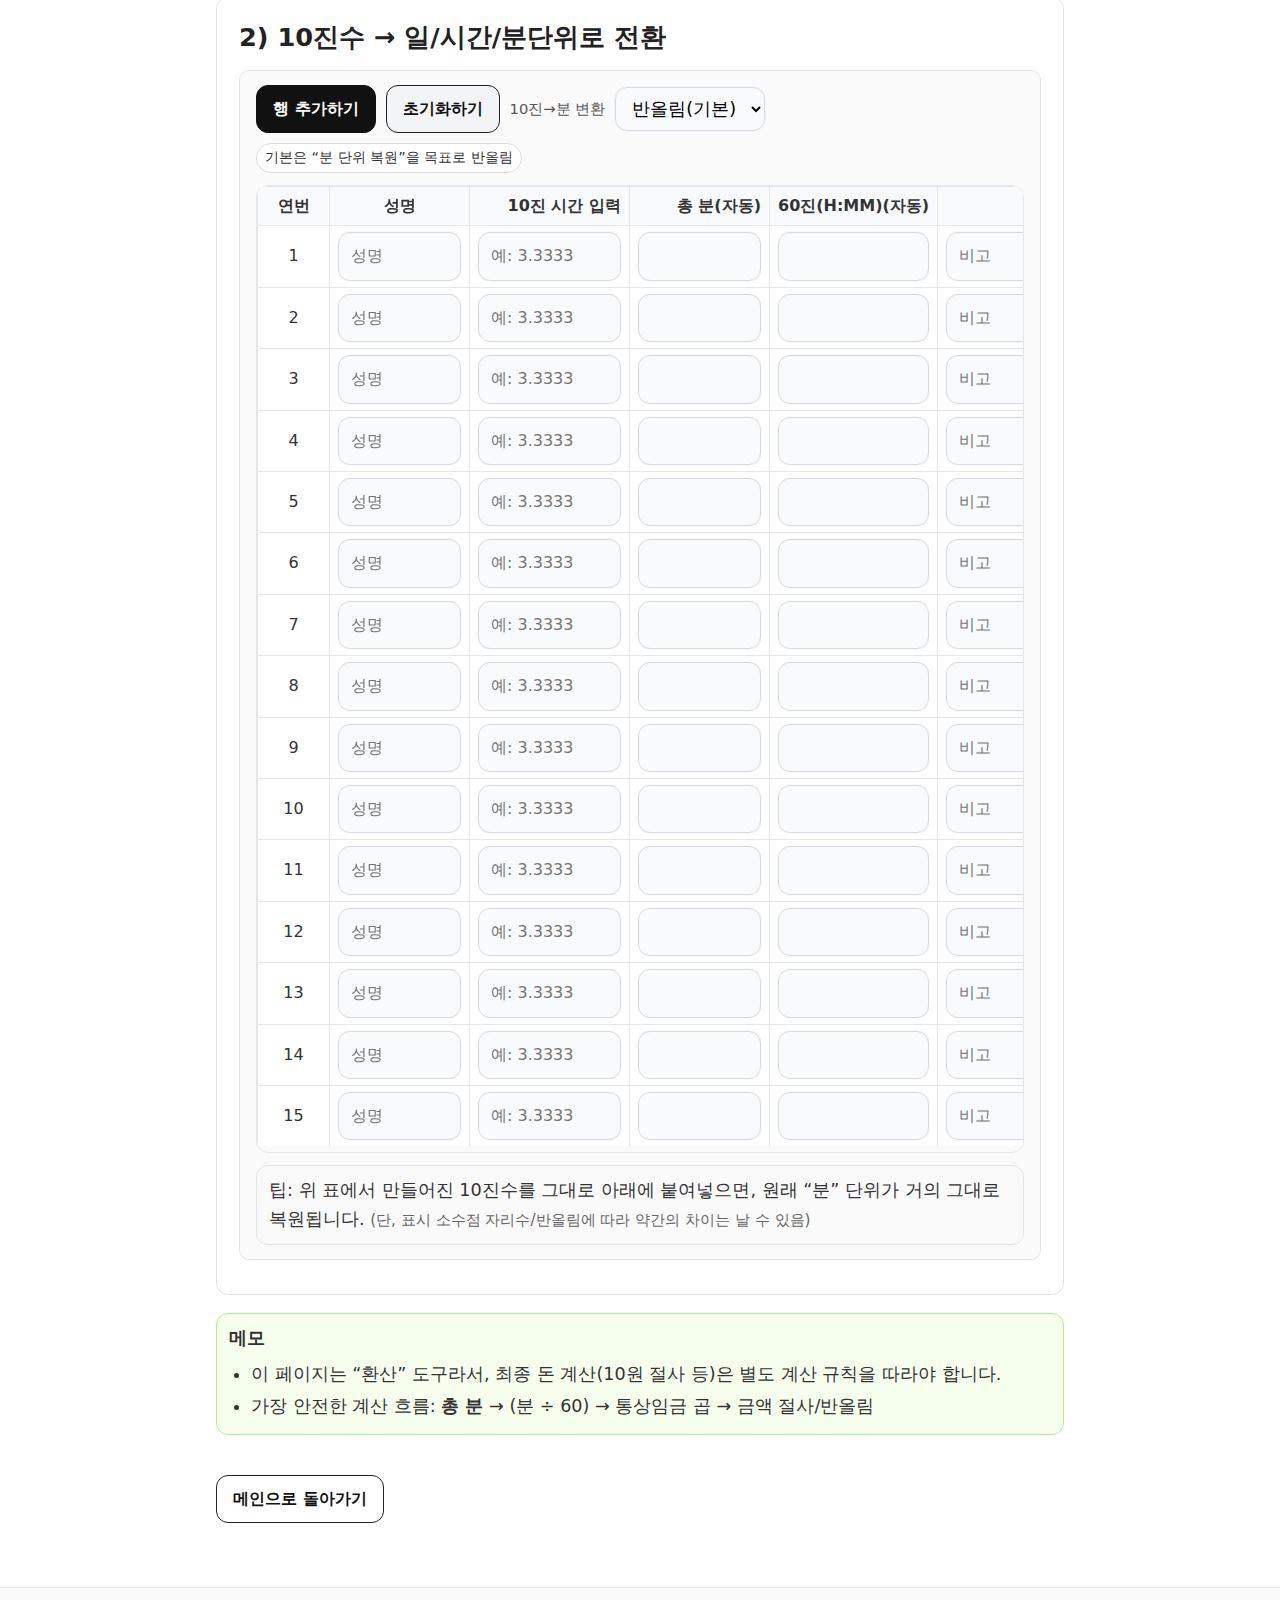
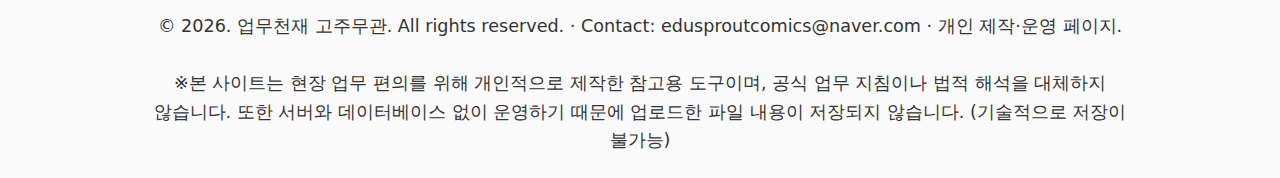
<file: converter-60-to-10/index.html>
<!doctype html>
<html lang="ko">
<head>
  <meta charset="utf-8" />
  <meta name="viewport" content="width=device-width,initial-scale=1" />
  <title>복무시간 10진수 환산기</title>


  <style>
    .msg { border:1px solid #e5e5e5; border-radius:12px; padding:10px 12px; background:#fafafa; }
    .msg.ok { border-color:#b7eb8f; background:#f6ffed; }
    .msg.warn { border-color:#ffd666; background:#fffbe6; }
    .msg.err { border-color:#ffccc7; background:#fff2f0; }

    .row { display:flex; align-items:center; }
    .gap { gap:10px; flex-wrap:wrap; }
    .stack { display:flex; flex-direction:column; gap:6px; }
    .mini { font-size:0.92rem; color:#555; }
    .muted { color:#666; }
    .right { text-align:right; }
    .center { text-align:center; }
    .nowrap { white-space:nowrap; }

    .kbd {
      font-family: ui-monospace, SFMono-Regular, Menlo, Monaco, Consolas, "Liberation Mono", monospace;
      font-size: 0.95rem;
      background: #f3f4f6;
      border: 1px solid #e5e7eb;
      padding: 1px 6px;
      border-radius: 6px;
    }

    .card { border:1px solid #e5e7eb; border-radius:14px; padding:14px 14px; background:#fff; }
    .section { margin: 18px 0; }
    .table-wrap { overflow:auto; border-radius:12px; border:1px solid #e5e7eb; }

    table.sheetlike { width:100%; border-collapse:separate; border-spacing:0; }
    table.sheetlike th, table.sheetlike td { border-bottom:1px solid #e5e7eb; border-right:1px solid #e5e7eb; padding:6px 8px; }
    table.sheetlike th:last-child, table.sheetlike td:last-child { border-right:none; }
    table.sheetlike tr:last-child td { border-bottom:none; }
    table.sheetlike thead th { position: sticky; top: 0; z-index: 3; background: #f8fafc; font-weight:700; }
    table.sheetlike td { background:#fff; }

    input[type="text"], input[type="number"]{
      width:100%;
      min-width: 120px;
      padding:6px 8px;
      border:1px solid #d1d5db;
      border-radius:10px;
      outline: none;
      background:#fff;
    }
    input[readonly]{
      background:#f9fafb;
      cursor: text;
    }

    select{
      padding:7px 10px;
      border:1px solid #d1d5db;
      border-radius:10px;
      background:#fff;
    }

    .w-no { width:72px; min-width:72px; }
    .w-name { width:140px; min-width:140px; }
    .w-time { width:140px; min-width:140px; }
    .w-min { width:140px; min-width:140px; }
    .w-dec { width:160px; min-width:160px; }
    .w-note { width:220px; min-width:220px; }

    .bad input { border-color:#ff4d4f !important; background:#fff2f0; }
    .btn { padding:8px 12px; border-radius:12px; border:1px solid #d1d5db; background:#fff; cursor:pointer; }
    .btn.primary { background:#111; color:#fff; border-color:#111; }
    .btn.light { background:#f3f4f6; }
    .pill { display:inline-block; padding:2px 8px; border-radius:999px; border:1px solid #ddd; background:#fff; font-size:0.9rem; }

    /* sticky 첫 열(연번) & 둘째 열(성명) */
    :root{
      --sticky-col-no: 72px;
      --sticky-col-name: 140px;
    }
    table.sheetlike th:nth-child(1), table.sheetlike td:nth-child(1){
      position: sticky; left: 0; z-index: 2; background:#fff;
      min-width: var(--sticky-col-no);
    }
    table.sheetlike th:nth-child(2), table.sheetlike td:nth-child(2){
      position: sticky; left: var(--sticky-col-no); z-index: 2; background:#fff;
      min-width: var(--sticky-col-name);
      box-shadow: 2px 0 0 #e5e7eb;
    }
    table.sheetlike thead th:nth-child(1), table.sheetlike thead th:nth-child(2){
      z-index: 5; background:#f8fafc;
    }
  </style>
    <link rel="stylesheet" href="/static/style.css" />
</head>

<body>

    <header class="site-header">
      <div class="shell">
        <h1>복무시간 10진수 환산기</h1>
        <p class="muted">
          ·일/시간/분 입력하면 10진수로 바꿔줌. 반대로 10진수를 일/시간/분단위로 되돌립니다.
        </p>
      </div>
    </header>
  
  <main class="container">

    <section class="section">
      <h2 style="margin:0 0 10px;">1) 일/시간/분단위를 10진수로 환산</h2>
      <div class="card">
        <div class="row gap" style="margin-bottom:10px;">
          <button class="btn primary" id="addA">행 추가하기</button>
          <button class="btn light" id="clearA">초기화하기</button>
          <span class="pill">엑셀 표 그대로 붙여넣기</span>
          <span class="pill">엑셀처럼 키보드 방향키로 이동 가능</span>
        </div>

        <div id="msgA" class="msg" style="margin-top:10px;">
          입력 예시:
          <span class="kbd">2:20</span>, <span class="kbd">02:20</span>, <span class="kbd">2시간 20분</span>, <span class="kbd">140분</span>, <span class="kbd">1일</span>, <span class="kbd">1일 2:30</span>, <span class="kbd">1일 2시간 30분</span>
          <div class="mini muted" style="margin-top:6px;">
            ※ ‘n일’은 아래의 “1일 기준시간”으로 환산됩니다. (기본 8시간)
          </div>
        </div>

        <div class="row gap" style="margin:10px 0; align-items:flex-start;">
          <label class="row gap">
            <span class="mini nowrap">1일 기준시간</span>
            <input type="number" id="dayHours" min="0" max="24" step="0.5" value="8" style="width:90px; min-width:90px;" />
            <span class="mini nowrap">시간</span>
          </label>

          <label class="row gap">
            <span class="mini nowrap">10진수 (소수점 표기)</span>
            <input type="number" id="decPlaces" min="0" max="6" step="1" value="4" style="width:90px; min-width:90px;" />
            <span class="mini nowrap">자리(표시용)</span>
          </label>

          <div class="mini muted" style="max-width:620px;">
            ※ “10진수”는 <b>표시용</b>입니다. 돈 계산은 가능하면 <b>총 분</b>을 기준으로(예: 분 × 시급 ÷ 60) 하는 게 오차가 가장 적습니다.
          </div>
        </div>

        <div class="table-wrap">
          <table class="sheetlike" id="tableA">
            <thead>
              <tr>
                <th class="w-no center nowrap">연번</th>
                <th class="w-name nowrap">성명</th>
                <th class="w-time nowrap">일/시간/분단위 입력</th>
                <th class="w-min right nowrap">분단위로 환산</th>
                <th class="w-dec right nowrap">10진수 변환</th>
                <th class="w-note nowrap">비고</th>
                <th class="center nowrap">행삭제</th>
              </tr>
            </thead>
            <tbody></tbody>
          </table>
        </div>
      </div>
    </section>

    <section class="section">
      <h2 style="margin:0 0 10px;">2) 10진수 → 일/시간/분단위로 전환</h2>
      <div class="card">
        <div class="row gap" style="margin-bottom:10px;">
          <button class="btn primary" id="addB">행 추가하기</button>
          <button class="btn light" id="clearB">초기화하기</button>

          <label class="row gap">
            <span class="mini nowrap">10진→분 변환</span>
            <select id="roundMode">
              <option value="round" selected>반올림(기본)</option>
              <option value="floor">절사(내림)</option>
              <option value="ceil">올림</option>
            </select>
          </label>

          <span class="pill">기본은 “분 단위 복원”을 목표로 반올림</span>
        </div>

        <div class="table-wrap">
          <table class="sheetlike" id="tableB">
            <thead>
              <tr>
                <th class="w-no center nowrap">연번</th>
                <th class="w-name nowrap">성명</th>
                <th class="w-dec right nowrap">10진 시간 입력</th>
                <th class="w-min right nowrap">총 분(자동)</th>
                <th class="w-time nowrap">60진(H:MM)(자동)</th>
                <th class="w-note nowrap">비고</th>
                <th class="center nowrap">행삭제</th>
              </tr>
            </thead>
            <tbody></tbody>
          </table>
        </div>

        <div id="msgB" class="msg" style="margin-top:10px;">
          팁: 위 표에서 만들어진 10진수를 그대로 아래에 붙여넣으면, 원래 “분” 단위가 거의 그대로 복원됩니다.
          <span class="muted">(단, 표시 소수점 자리수/반올림에 따라 약간의 차이는 날 수 있음)</span>
        </div>
      </div>
    </section>

    <div class="msg ok">
      <div><b>메모</b></div>
      <ul style="margin:8px 0 0;">
        <li>이 페이지는 “환산” 도구라서, 최종 돈 계산(10원 절사 등)은 별도 계산 규칙을 따라야 합니다.</li>
        <li>가장 안전한 계산 흐름: <b>총 분</b> → (분 ÷ 60) → 통상임금 곱 → 금액 절사/반올림</li>
      </ul>
    </div>

  </main>

<script>
(() => {
  "use strict";

  const cfg = {
    dayHours: 8,       // ‘n일’의 기준시간(기본 8시간)
    decPlaces: 4,      // 10진 표시 소수점 자리(표시용)
    roundMode: "round" // 10진->분 변환 방식
  };

  const $ = (sel) => document.querySelector(sel);

  // ---------- 유틸 ----------
  function clampInt(n, min, max) {
    n = Math.trunc(n);
    return Math.max(min, Math.min(max, n));
  }

  function clampFloat(n, min, max) {
    const x = Number(n);
    if (!Number.isFinite(x)) return min;
    return Math.max(min, Math.min(max, x));
  }

  function pow10(n) {
    return Math.pow(10, n);
  }

  function roundTo(x, dp) {
    if (!Number.isFinite(x)) return NaN;
    const p = pow10(dp);
    return Math.round((x + Number.EPSILON) * p) / p;
  }

  function fmtFixed(x, dp) {
    if (!Number.isFinite(x)) return "";
    return roundTo(x, dp).toFixed(dp);
  }

  function normalizeNumberLike(s) {
    return String(s ?? "").trim().replaceAll(",", ""); // 1,234.5 허용
  }

  // ---------- 파싱: 60진(일/시간/분) -> 총 분 ----------
  // 허용 예시:
  // - "2:20", "02:20"
  // - "2시간 20분", "2시간", "75분", "140분"
  // - "1일", "1일 2:30", "1일 2시간 30분"
  // - 숫자만: "140" -> 140분으로 간주(보수적이지만 편의상)
  function parseDurationToMinutes(raw) {
    const s0 = String(raw ?? "").trim();
    if (!s0) return null;

    let s = s0.replace(/\s+/g, " ").trim();

    // 1) 일(day)
    let days = 0;
    const md = s.match(/(\d+(?:\.\d+)?)\s*일/);
    if (md) {
      days = Number(md[1]);
      s = s.replace(md[0], "").trim();
    }

    const dayMinutes = Math.max(0, Number(cfg.dayHours || 0) * 60);
    let total = 0;

    if (Number.isFinite(days) && days > 0) {
      total += days * dayMinutes;
    }

    // "1일" 단독
    if (!s) {
      return total;
    }

    // 2) H:MM
    const mt = s.match(/^(\d+)\s*:\s*([0-5]?\d)$/);
    if (mt) {
      const h = Number(mt[1]);
      const m = Number(mt[2]);
      if (!Number.isFinite(h) || !Number.isFinite(m)) return null;
      return total + (h * 60) + m;
    }

    // 3) "n시간 n분" / "n시간" / "n분"
    // - 단, "시간"이 있는 경우에만 분이 60 이상이면 에러 처리(예: 2시간 75분)
    const mhm = s.match(/^(?:(\d+(?:\.\d+)?)\s*시간)?\s*(?:(\d+(?:\.\d+)?)\s*분)?$/);
    if (mhm && (mhm[1] || mhm[2])) {
      const h = mhm[1] ? Number(mhm[1]) : 0;
      const m = mhm[2] ? Number(mhm[2]) : 0;

      if (!Number.isFinite(h) || !Number.isFinite(m)) return null;

      if (mhm[1] && m >= 60) return null; // "시간"이 있으면 분은 0~59만 허용

      return total + (h * 60) + m;
    }

    // 4) 숫자만 있으면 "분"으로 간주
    if (/^\d+(?:\.\d+)?$/.test(s)) {
      const mins = Number(s);
      if (!Number.isFinite(mins)) return null;
      return total + mins;
    }

    return null;
  }

  function minutesToHhMm(mins) {
    const m = Math.max(0, Math.round(Number(mins || 0)));
    const h = Math.floor(m / 60);
    const mm = m - h * 60;
    return `${h}:${String(mm).padStart(2, "0")}`;
  }

  // ---------- 엑셀형 이동/붙여넣기 ----------
  function setGridMeta(tableEl) {
    const tbody = tableEl.tBodies[0];
    const rows = Array.from(tbody.rows);
    rows.forEach((tr, rIdx) => {
      tr.querySelectorAll("input[data-grid='1']").forEach(inp => {
        inp.dataset.r = String(rIdx);
      });
      const no = tr.querySelector("[data-rowno]");
      if (no) no.textContent = String(rIdx + 1);
    });
  }

  function getCellInput(tableEl, r, c) {
    return tableEl.querySelector(`tbody input[data-grid='1'][data-r='${r}'][data-c='${c}']`) || null;
  }

  function focusCell(tableEl, r, c) {
    const tgt = getCellInput(tableEl, r, c);
    if (tgt) {
      tgt.focus();
      tgt.select?.();
      return true;
    }
    return false;
  }

  function gridKeydownHandler(e) {
    const inp = e.target;
    if (!(inp instanceof HTMLInputElement)) return;
    if (inp.dataset.grid !== "1") return;

    const tableEl = inp.closest("table");
    if (!tableEl) return;

    const r = Number(inp.dataset.r);
    const c = Number(inp.dataset.c);

    // Enter: 아래로(Shift+Enter: 위로)
    if (e.key === "Enter") {
      e.preventDefault();
      const dr = e.shiftKey ? -1 : 1;
      focusCell(tableEl, r + dr, c);
      return;
    }

    if (e.key === "ArrowUp") {
      e.preventDefault();
      focusCell(tableEl, r - 1, c);
      return;
    }
    if (e.key === "ArrowDown") {
      e.preventDefault();
      focusCell(tableEl, r + 1, c);
      return;
    }

    if (e.key === "ArrowLeft" || e.key === "ArrowRight") {
      let start = 0, end = 0;
      try {
        start = inp.selectionStart ?? 0;
        end = inp.selectionEnd ?? 0;
      } catch { /* ignore */ }

      const valLen = (inp.value ?? "").length;
      const atLeftEdge = (start === 0 && end === 0);
      const atRightEdge = (start === valLen && end === valLen);

      if (e.key === "ArrowLeft" && atLeftEdge) {
        e.preventDefault();
        focusCell(tableEl, r, c - 1);
        return;
      }
      if (e.key === "ArrowRight" && atRightEdge) {
        e.preventDefault();
        focusCell(tableEl, r, c + 1);
        return;
      }
    }
  }

  function gridPasteHandler(e) {
    const inp = e.target;
    if (!(inp instanceof HTMLInputElement)) return;
    if (inp.dataset.grid !== "1") return;

    const text = e.clipboardData?.getData("text") ?? "";
    if (!text.includes("\t") && !text.includes("\n")) return;

    const tableEl = inp.closest("table");
    if (!tableEl) return;

    e.preventDefault();

    const startR = Number(inp.dataset.r);
    const startC = Number(inp.dataset.c);

    let rows = text
      .replace(/\r\n/g, "\n")
      .replace(/\r/g, "\n")
      .split("\n")
      .map(line => line.split("\t"));

    // 엑셀에서 복사하면 마지막에 빈 줄이 붙는 경우가 많아서 제거
    while (rows.length && rows[rows.length - 1].length === 1 && rows[rows.length - 1][0] === "") {
      rows.pop();
    }
    if (!rows.length) return;

    // 필요하면 행 자동 추가
    const tbody = tableEl.tBodies[0];
    const needRows = startR + rows.length;
    const curRows = tbody.rows.length;

    if (needRows > curRows) {
      const toAdd = needRows - curRows;
      for (let i = 0; i < toAdd; i++) {
        tbody.appendChild(tableEl.id === "tableA" ? makeRowA() : makeRowB());
      }
    }

    // 메타 갱신
    setGridMeta(tableEl);

    for (let rr = 0; rr < rows.length; rr++) {
      for (let cc = 0; cc < rows[rr].length; cc++) {
        const v = rows[rr][cc];
        const cell = getCellInput(tableEl, startR + rr, startC + cc);
        if (!cell) continue;
        cell.value = v;
        cell.dispatchEvent(new Event("input", { bubbles: true }));
        cell.dispatchEvent(new Event("change", { bubbles: true }));
      }
    }

    // 붙여넣기 후 재계산(안전)
    if (tableEl.id === "tableA") refreshA();
    else refreshB();

    // 마지막 셀로 포커스 이동
    focusCell(tableEl, startR + rows.length - 1, startC + rows[rows.length - 1].length - 1);
  }

  function bindGrid(tableEl) {
    tableEl.addEventListener("keydown", gridKeydownHandler);
    tableEl.addEventListener("paste", gridPasteHandler);
  }

  // ---------- 표 A: 60 -> 10 ----------
  function computeRowA(tr) {
    const timeInp = tr.querySelector("input[data-a='time']");
    const minsOut = tr.querySelector("input[data-a='mins']");
    const decOut  = tr.querySelector("input[data-a='dec']");

    const raw = String(timeInp.value ?? "");
    const minsRaw = parseDurationToMinutes(raw);

    tr.classList.remove("bad");
    minsOut.value = "";
    decOut.value = "";

    if (raw.trim() === "") return;

    if (minsRaw == null || !Number.isFinite(minsRaw) || minsRaw < 0) {
      tr.classList.add("bad");
      return;
    }

    const mins = Math.round(minsRaw); // 최종은 “분” 단위로
    minsOut.value = String(mins);

    const dec = mins / 60;
    decOut.value = fmtFixed(dec, cfg.decPlaces);
  }

  function makeRowA() {
    const tr = document.createElement("tr");
    tr.innerHTML = `
      <td class="w-no center nowrap" data-rowno></td>
      <td class="w-name">
        <input type="text" data-grid="1" data-c="0" data-a="name" placeholder="성명" />
      </td>
      <td class="w-time">
        <input type="text" data-grid="1" data-c="1" data-a="time" placeholder="예: 2:20" />
      </td>
      <td class="w-min right">
        <input type="text" data-grid="1" data-c="2" data-a="mins" readonly />
      </td>
      <td class="w-dec right">
        <input type="text" data-grid="1" data-c="3" data-a="dec" readonly />
      </td>
      <td class="w-note">
        <input type="text" data-grid="1" data-c="4" data-a="note" placeholder="비고" />
      </td>
      <td class="center nowrap">
        <button class="btn light" data-del="A">삭제</button>
      </td>
    `;

    const timeInp = tr.querySelector("input[data-a='time']");
    timeInp.addEventListener("input", () => computeRowA(tr));

    return tr;
  }

  function refreshA() {
    const table = $("#tableA");
    setGridMeta(table);
    Array.from(table.tBodies[0].rows).forEach(tr => computeRowA(tr));
  }

  // ---------- 표 B: 10 -> 60 ----------
  function computeRowB(tr) {
    const decInp  = tr.querySelector("input[data-b='decIn']");
    const minsOut = tr.querySelector("input[data-b='mins']");
    const timeOut = tr.querySelector("input[data-b='time']");

    tr.classList.remove("bad");
    minsOut.value = "";
    timeOut.value = "";

    const raw = normalizeNumberLike(decInp.value);
    if (raw.trim() === "") return;

    const h = Number(raw);
    if (!Number.isFinite(h) || h < 0) {
      tr.classList.add("bad");
      return;
    }

    const rawMinutes = h * 60;
    let mins;

    if (cfg.roundMode === "floor") mins = Math.floor(rawMinutes + 1e-9);
    else if (cfg.roundMode === "ceil") mins = Math.ceil(rawMinutes - 1e-9);
    else mins = Math.round(rawMinutes);

    minsOut.value = String(mins);
    timeOut.value = minutesToHhMm(mins);
  }

  function makeRowB() {
    const tr = document.createElement("tr");
    tr.innerHTML = `
      <td class="w-no center nowrap" data-rowno></td>
      <td class="w-name">
        <input type="text" data-grid="1" data-c="0" data-b="name" placeholder="성명" />
      </td>
      <td class="w-dec right">
        <input type="text" data-grid="1" data-c="1" data-b="decIn" placeholder="예: 3.3333" />
      </td>
      <td class="w-min right">
        <input type="text" data-grid="1" data-c="2" data-b="mins" readonly />
      </td>
      <td class="w-time">
        <input type="text" data-grid="1" data-c="3" data-b="time" readonly />
      </td>
      <td class="w-note">
        <input type="text" data-grid="1" data-c="4" data-b="note" placeholder="비고" />
      </td>
      <td class="center nowrap">
        <button class="btn light" data-del="B">삭제</button>
      </td>
    `;

    const decInp = tr.querySelector("input[data-b='decIn']");
    decInp.addEventListener("input", () => computeRowB(tr));
    return tr;
  }

  function refreshB() {
    const table = $("#tableB");
    setGridMeta(table);
    Array.from(table.tBodies[0].rows).forEach(tr => computeRowB(tr));
  }

  // ---------- 공통: 행 추가/삭제 ----------
  function addRows(tableId, n) {
    const table = $(tableId);
    const tbody = table.tBodies[0];
    for (let i = 0; i < n; i++) {
      tbody.appendChild(tableId === "#tableA" ? makeRowA() : makeRowB());
    }
    if (tableId === "#tableA") refreshA();
    else refreshB();
  }

  function clearTable(tableId) {
    const table = $(tableId);
    table.tBodies[0].innerHTML = "";
    addRows(tableId, 15);
  }

  function bindDelete(tableId) {
    const table = $(tableId);
    table.addEventListener("click", (e) => {
      const btn = e.target.closest("button[data-del]");
      if (!btn) return;
      const tr = btn.closest("tr");
      tr?.remove();
      if (tableId === "#tableA") refreshA();
      else refreshB();
    });
  }

  // ---------- 설정 바인딩 ----------
  function bindConfig() {
    $("#dayHours").addEventListener("change", () => {
      const v = clampFloat(Number($("#dayHours").value), 0, 24);
      cfg.dayHours = v;
      $("#dayHours").value = String(v);
      refreshA();
    });

    $("#decPlaces").addEventListener("change", () => {
      const v = clampInt(Number($("#decPlaces").value), 0, 6);
      cfg.decPlaces = v;
      $("#decPlaces").value = String(v);
      refreshA();
    });

    $("#roundMode").addEventListener("change", () => {
      cfg.roundMode = String($("#roundMode").value || "round");
      refreshB();
    });
  }

  // ---------- init ----------
  function init() {
    // 초기 설정 동기화
    cfg.dayHours = clampFloat(Number($("#dayHours").value), 0, 24);
    $("#dayHours").value = String(cfg.dayHours);

    cfg.decPlaces = clampInt(Number($("#decPlaces").value), 0, 6);
    $("#decPlaces").value = String(cfg.decPlaces);

    cfg.roundMode = String($("#roundMode").value || "round");

    // grid 바인딩
    bindGrid($("#tableA"));
    bindGrid($("#tableB"));

    // 삭제 바인딩
    bindDelete("#tableA");
    bindDelete("#tableB");

    // 버튼
    $("#addA").addEventListener("click", () => addRows("#tableA", 1));
    $("#addB").addEventListener("click", () => addRows("#tableB", 1));
    $("#clearA").addEventListener("click", () => clearTable("#tableA"));
    $("#clearB").addEventListener("click", () => clearTable("#tableB"));

    bindConfig();

    // 기본 15행
    addRows("#tableA", 15);
    addRows("#tableB", 15);
  }

  init();
})();
</script>

<script src="/static/disable-copy.js"></script>
<script src="/static/footer.js"></script>
<script src="/static/global-loader.js?v=1"></script>
</body>
</html>
</file>
<file: static/style.css>
/* 2026.2.25.(수) 오전 3:40 버튼 색상 팔레트 추가*/

* {
  box-sizing: border-box;
}

/* =============================
   기본 타이포 & 반응형 글자 크기
   ============================= */
html {
  font-size: 16px; /* PC 기본 rem 기준 */
}

@media (max-width: 600px) {
  html {
    font-size: 15px; /* 모바일은 전체 스케일 자연스럽게 감소 */
  }
}

body {
  margin: 0;
  padding: 0;
  background: #fff;
  color: #111;
  font-family: system-ui, -apple-system, "Segoe UI", Roboto, "Helvetica Neue",
    Arial, "Apple SD Gothic Neo", "Noto Sans KR", "맑은 고딕", sans-serif;
  line-height: 1.5;
  word-break: keep-all;
}

/* 링크 기본 */
a {
  text-decoration: none;
  color: inherit;
}

/* =============================
   전역 헤딩 계층
   ============================= */

/* 페이지 제목: 사이트 전체에서 최우선 */
body h1 {
  font-size: 2.2rem;
  margin: 28px 0 18px;
  text-align: center !important;
  color: #111;
  font-weight: 700;
}

/* 큰 섹션 제목 */
body h2 {
  font-size: 1.6rem;
  margin: 28px 0 12px;
  color: #222;
  font-weight: 700;
}

/* 중간 소제목 */
body h3 {
  font-size: 1.4rem;
  margin: 20px 0 10px;
  color: #222;
  font-weight: 600;
}

/* 소단락 제목 */
body h4 {
  font-size: 1.2rem;
  margin: 16px 0 8px;
  color: #333;
  font-weight: 600;
}

/* =============================
   본문 텍스트
   ============================= */

body p,
body li,
body div,
body span {
  font-size: 1.1rem;
  line-height: 1.65;
  color: #333;
}

body p {
  margin: 14px 0;
}

body li {
  margin: 4px 0;
  line-height: 1.55;
}

ul, ol {
  margin: 12px 0 18px;
  padding-left: 22px;
}

body .muted {
  font-size: 0.95rem;
  color: #666;
}

/* =============================
   예외 클래스(local-*)
   ============================= */

.local-h2 { font-size: 1.3rem !important; }
.local-h3 { font-size: 1.1rem !important; }
.local-large { font-size: 1.2rem !important; }
.local-small { font-size: 0.9rem !important; }
.local-tight { margin-bottom: 6px !important; }
.local-accent { color: #0051a8 !important; }

/* =============================
   레이아웃 공통
   ============================= */

.shell {
  max-width: 880px;
  margin: 0 auto;
}

/* main에 컨테이너 역할(폭/패딩)을 주지 않음: .container에서 관리 */
main {
  margin: 0 auto;
}

.sub {
  margin: 0.25rem 0 0;
  font-size: 1rem;
  color: #555;
}

/* 상단 헤더 */
.site-header {
  background: #fff;
  border-bottom: 1px solid #e8e8ef;
}

.site-header .shell {
  padding: 16px;
}

/* 섹션 카드 */
.section {
  border: 1px solid #e5e5e5;
  border-radius: 12px;
  padding: 20px 22px;
  margin: 18px 0;
  background: #fff;
}

/* 내부 카드 */
.card {
  border: 1px solid #e5e5e5;
  border-radius: 10px;
  padding: 14px 16px;
  margin: 14px 0;
  background: #fafafa;
}

/* =============================
   레이아웃 유틸
   ============================= */

.row {
  display: flex;
  align-items: center;
  gap: 8px;
}

.row.between { justify-content: space-between; }
.row.gap { gap: 10px; }

.grid {
  display: grid;
  gap: 12px;
}

.grid.two { grid-template-columns: repeat(auto-fit, minmax(220px, 1fr)); }
.grid.three { grid-template-columns: repeat(auto-fit, minmax(210px, 1fr)); }

@media (max-width: 640px) {
  .row { flex-wrap: wrap; align-items: flex-start; }
  .grid.two, .grid.three { grid-template-columns: 1fr; }
}

/* =============================
   버튼 스타일
   ============================= */

.btn {
  display: inline-block;
  padding: 10px 16px;
  border-radius: 12px;
  border: 1px solid #222;
  font-weight: 600;
  font-size: 1rem;
  color: #111;
  background: #fff;
  cursor: pointer;
}

.btn + .btn { margin-left: 10px; }
.btn:hover { background: #f3f4f6; }

.btn.primary { background: #111; color: #fff; }
.btn.primary:hover { background: #000; }

.btn.ghost { background: #f9fafb; border-color: #d4d4d8; }
.btn.ghost:hover { background: #eef2ff; }

.btn-desc {
  font-size: 1rem;
  margin: 6px 0 18px;
  color: #333;
}

.btn-lightgrey {
  padding: 8px 14px;
  border-radius: 10px;
  background: #f3f4f6;
  border: 1px solid #d4d4d8;
}

/* 메인으로 돌아가기 */
.home-link-wrap {
  max-width: 880px;
  margin: 16px auto 0;
  padding: 0 16px;
  display: flex;
  justify-content: flex-start;
  gap: 8px;
  flex-wrap: wrap;
}

.btn-home {
  padding: 8px 16px;
  border: 1px solid #d1d5db;
  border-radius: 999px;
  background: #f9fafb;
  font-size: 1rem;
  white-space: nowrap;
}

.btn-home:hover {
  background: #eef2ff;
}

/* =============================
   푸터
   ============================= */

.site-footer {
  border-top: 1px solid #e8e8ef;
  margin-top: 32px;
  padding: 16px 0 20px;
  color: #444;
  font-size: 1rem;
}

.site-footer p { margin: 4px 0; }

/* =============================
   입력 UI
   ============================= */

input,
select,
button,
textarea {
  font: inherit;
}

input[type="text"],
input[type="number"],
input[type="time"],
input[type="date"],
select,
textarea {
  padding: 10px 12px;
  border: 1px solid #d9d9e3;
  border-radius: 12px;
  background: #f9fafb;
  outline: none;
  min-width: 0;
  box-shadow: 0 0 0 1px rgba(0, 0, 0, 0.02);
}

input:focus,
select:focus,
textarea:focus {
  border-color: #b4b4d0;
  box-shadow: 0 0 0 2px rgba(180, 180, 208, 0.25);
  background: #fff;
}

input:disabled,
select:disabled,
textarea:disabled {
  background: #f6f7fb;
  color: #888;
}

.numeric { text-align: right; }

/* =============================
   구분선(hr)
   ============================= */

hr {
  border-top: 1px solid #ddd;
  margin: 26px 0;
  opacity: 0.9;
}

body h2 + hr {
  margin-top: 10px !important;
}

/* =============================
   테이블 스타일
   ============================= */

.table-wrap,
.table-wrapper {
  width: 100%;
  max-width: 100%;
  overflow-x: auto;
  -webkit-overflow-scrolling: touch;
  margin: 12px 0;
  padding-bottom: 6px;
}

.table-wrap table,
.table-wrapper table {
  min-width: 800px;
  border-collapse: collapse;
}

.sheetlike {
  width: 100%;
  border-collapse: collapse;
  font-size: 1rem;
  background: #fff;
}

.sheetlike th,
.sheetlike td {
  border: 1px solid #e5e7eb;
  padding: 8px 10px;
}

.sheetlike th {
  background: #f9fafb;
  font-weight: 600;
}

/* =============================
   ↓↓↓ 요청사항 적용 부분 ↓↓↓
   simple-table 정렬
   ============================= */

.simple-table th {
  text-align: left;
}

.simple-table td {
  text-align: right;
  padding-right: 4px;
}

.note {
  margin-top: 8px;
  font-size: 1rem;
  color: #555;
}

/* =============================
   header/footer 레이아웃 통일
   ============================= */

.site-header .shell,
.site-footer .shell {
  max-width: 880px;
  margin: 0 auto;
  padding: 0 16px;
}

/* 모든 셀렉트 박스가 그리드 밖으로 넘치지 않도록 강제 */
.field select {
  max-width: 100%;
  width: 100%;
  box-sizing: border-box;
}

/* =========================================================
   index.html 전용(기존 인라인 스타일 제거 후 통합)
   ========================================================= */

/* main 컨테이너 */
.container {
  max-width: 880px;
  margin: 0 auto;
  padding: 24px 16px;
}

/* index 서브타이틀 */
.subtitle {
  margin: 0 0 12px;
  color: #444;
  font-size: 0.98rem;
  text-align: center;
}

/* 다운로드 섹션 약간 강조 */
.dl-section {
  background: #fafafa;
}

/* 다운로드 섹션 설명(간격만) */
.dl-desc {
  margin: 0 0 10px;
}

/* 다운로드 섹션 - 프로그램 스크린샷 */
.dl-shot{
  margin: 14px 0 0;
  padding: 12px;
  border: 1px solid #e5e5e5;
  border-radius: 12px;
  background: #fff;
}

.dl-shot img{
  display: block;
  width: 100%;
  height: auto;
  border-radius: 10px;
}

/* 캡션: 이미지 위 배치 기준 */
.dl-caption{
  margin: 0 0 8px;
  font-size: 0.95rem;
  color: #666;
}

/* =================================================
   업무 경감 프로그램 카드형 UI
   ================================================= */

.tool-grid {
  display: grid;
  gap: 18px;
}

.tool-card {
  border: 1px solid #e5e5e5;
  border-radius: 14px;
  padding: 18px 20px;
  background: #fff;
}

.tool-head { margin-bottom: 10px; }

.tool-title {
  font-size: 1.2rem;
  font-weight: 700;
  margin: 0 0 4px;
  color: #111;
}

.tool-sub {
  font-size: 0.95rem;
  color: #555;
  margin: 0;
}

.tool-body { margin-top: 10px; }

.tool-list {
  margin: 0 0 12px;
  padding-left: 0;
  list-style: none;
}

.tool-list li {
  font-size: 0.95rem;
  color: #333;
  margin: 4px 0;
}

.tool-btn { margin-top: 6px; }

.tool-shot {
  margin-top: 14px;
  padding: 10px;
  border-radius: 12px;
  background: #fafafa;
  border: 1px solid #e5e5e5;
}

.tool-caption {
  margin: 0 0 8px;
  font-size: 0.9rem;
  color: #666;
}

.tool-shot img {
  width: 100%;
  height: auto;
  border-radius: 10px;
  display: block;
}

@media (max-width: 640px) {
  .tool-card { padding: 16px; }
}

/* ===============================
   이미지 오버플로우 강제 방지
   =============================== */

/* 카드/섹션 내부에서 넘침 차단 */
.section,
.tool-card,
.tool-shot {
  overflow-x: hidden;
}

/* 스크린샷 래퍼 패딩 제거 */
.tool-shot {
  padding: 0;
  margin-top: 14px;
  border-radius: 12px;
  background: #fafafa;
  border: 1px solid #e5e5e5;
}

/* 이미지: 절대 안 넘치게 */
.tool-shot img {
  display: block;
  width: 100%;
  max-width: 100%;
  height: auto;
  border-radius: 10px;
}

/* 모바일에서 혹시 모를 계산 오차 추가 차단 */
@media (max-width: 640px) {
  .tool-shot img {
    width: 100%;
    max-width: 100vw;
  }
}

/* 썸네일 */
.tool-thumb {
  display: block;
  width: 100%;
  max-width: 100%;
  height: auto;
  border-radius: 10px;
  cursor: zoom-in;
}

/* 모달 */
.img-modal {
  display: none;
  position: fixed;
  inset: 0;
  z-index: 9999;
}

.img-modal-backdrop {
  position: absolute;
  inset: 0;
  background: rgba(0, 0, 0, 0.65);
}

.img-modal-stage {
  position: absolute;
  inset: 0;
  overflow: hidden;
  touch-action: none; /* 핀치/드래그 제어를 JS에서 수행 */
}

.img-modal-content {
  position: absolute;
  top: 50%;
  left: 50%;
  max-width: 92vw;
  max-height: 92vh;
  transform: translate(0px, 0px) scale(1);
  transform-origin: center center;
  translate: -50% -50%;
  border-radius: 12px;
  background: #fff;
  cursor: zoom-out;
  will-change: transform;
}

.img-modal-close {
  position: absolute;
  top: 14px;
  right: 14px;
  width: 40px;
  height: 40px;
  border-radius: 999px;
  border: 1px solid rgba(255,255,255,0.35);
  background: rgba(0,0,0,0.45);
  color: #fff;
  font-size: 28px;
  line-height: 36px;
  cursor: pointer;
}

.img-modal-hint {
  position: absolute;
  left: 50%;
  bottom: 14px;
  transform: translateX(-50%);
  padding: 6px 10px;
  border-radius: 999px;
  background: rgba(0,0,0,0.45);
  color: #fff;
  font-size: 0.9rem;
}

/* ===============================
   실행화면 접기/펼치기
   =============================== */

.shot-details {
  margin-top: 12px;
  border: 1px solid #e5e5e5;
  border-radius: 12px;
  background: #fafafa;
  padding: 10px 12px;
}

/* summary 기본 화살표는 유지해도 되고, 커스텀도 가능 */
.shot-summary {
  cursor: pointer;
  font-weight: 700;
  color: #111;
  font-size: 0.98rem;
  list-style: none;
}

/* 크롬/사파리 기본 마커 숨기고 싶으면 사용 */
.shot-summary::-webkit-details-marker {
  display: none;
}

.shot-summary::before {
  content: "▸ ";
}

.shot-details[open] .shot-summary::before {
  content: "▾ ";
}

.shot-summary:hover {
  text-decoration: underline;
}

/* 펼쳤을 때 내부 여백 */
.shot-details[open] .tool-shot {
  margin-top: 10px;
}

/* figure 기본 여백 제거 */
.tool-shot {
  margin: 0;
  padding: 0;
  border: 0;
  background: transparent;
}

.site-footer {
  margin-top: 64px;
  padding: 24px 16px;
  border-top: 1px solid #e5e7eb;
  background: #fafafa;
  color: #6b7280;
  font-size: 0.875rem;
}

.site-footer .shell {
  max-width: 1024px;
  margin: 0 auto;
  text-align: center;
  line-height: 1.6;
}

/* ===============================
   실행화면 접기/펼치기
   =============================== */

.row .btn + .btn { margin-left: 0; }

.dash-summary{
  display:flex;
  align-items:baseline;
  gap:8px;
  cursor:pointer;
  list-style:none; /* 일부 브라우저에서 마커/정렬 안정 */
}

.dash-summary::-webkit-details-marker{
  display:none; /* 크롬/사파리 기본 ▶ 마커 제거 */
}

.dash-title{
  font-size: 1.6rem; /* h2 느낌 */
  font-weight: 700;
  line-height: 1.2;
}

/* 맨위로 버튼: id 기준 스타일도 적용 */
#btnToTop{
  position: fixed;
  right: 16px;
  bottom: 16px;
  display: none;
  z-index: 999;
  border-radius: 999px;
  padding: 10px 12px;
}

/* =========================================================
   버튼 색상 팔레트 (2026.2.25)
   - 기존 .btn 베이스 스타일 유지 (패딩/테두리/폰트 등)
   - 색상만 클래스로 주입: class="btn pastel-xxx"
   - hover/focus 규칙 통일
   ========================================================= */

/* 공통: 파스텔 버튼들은 기본 btn의 느낌(검정 테두리)을 유지 */
.btn[class*="pastel-"],
.btn.paste-pink {
  border-color: #222;
  color: #111;
  transition: background-color 0.15s ease, transform 0.05s ease;
}

/* 공통 hover: 살짝 진해지게 */
.btn[class*="pastel-"]:hover,
.btn.paste-pink:hover {
  transform: translateY(-1px); /* 미세한 떠오름(싫으면 지워도 됨) */
}

/* 공통 focus: 접근성(키보드 탭) */
.btn[class*="pastel-"]:focus-visible,
.btn.paste-pink:focus-visible {
  outline: 2px solid rgba(17, 17, 17, 0.35);
  outline-offset: 2px;
}

/* =========================
   팔레트: Yellow (안내용/공지용)
   ========================= */
.btn.pastel-yellow { background: #FFF4B8; }
.btn.pastel-yellow:hover { background: #FFEFA0; }

/* =========================
   팔레트: Blue (정보/링크/조회)
   ========================= */
.btn.pastel-blue { background: #E6F0FF; }
.btn.pastel-blue:hover { background: #D7E8FF; }

/* =========================
   팔레트: Pink (가벼운 강조/이벤트성)
   - 요청명: paste-pink 유지
   ========================= */
.btn.paste-pink { background: #FFE4EF; border-color: #222; color: #111; }
.btn.paste-pink:hover { background: #FFD4E4; }
.btn.paste-pink:focus-visible{
  outline: 2px solid rgba(255, 123, 176, 0.55);
  outline-offset: 2px;
}

/* =========================
   팔레트: Mint (정상/완료/성공)
   ========================= */
.btn.pastel-mint { background: #DFF7EA; }
.btn.pastel-mint:hover { background: #CFF2E1; }

/* =========================
   팔레트: Green (저장/적용/확정)
   ========================= */
.btn.pastel-green { background: #E3F6C9; }
.btn.pastel-green:hover { background: #D4F0B4; }

/* =========================
   팔레트: Orange (주의/확인 필요)
   ========================= */
.btn.pastel-orange { background: #FFE8D1; }
.btn.pastel-orange:hover { background: #FFDDBE; }

/* =========================
   팔레트: Red (삭제/위험/강한 경고)
   ========================= */
.btn.pastel-red { background: #FFD7D7; }
.btn.pastel-red:hover { background: #FFC4C4; }

/* =========================
   팔레트: Purple (설정/고급/관리)
   ========================= */
.btn.pastel-purple { background: #EFE2FF; }
.btn.pastel-purple:hover { background: #E3D1FF; }

/* =========================
   팔레트: Grey (보조/취소/중립)
   ========================= */
.btn.pastel-grey { background: #F3F4F6; border-color: #D4D4D8; }
.btn.pastel-grey:hover { background: #E9EAEE; }

/* =========================
   팔레트: Teal (필터/옵션/전환)
   ========================= */
.btn.pastel-teal { background: #D9F5F3; }
.btn.pastel-teal:hover { background: #C7F0ED; }





:root{
  /* 원본(진한 파스텔) */
  --rose-500: #FF5D8F;
  --coral-500:#FF6B6B;
  --peach-500:#FF9F68;
  --apricot-500:#FFB86B;
  --butter-500:#FFE08A;
  --amber-500:#FBBF24;
  --mint-500:#2DD4BF;
  --seafoam-500:#34D399;
  --pistachio-500:#A7F3A0;
  --sky-500:#38BDF8;
  --ice-500:#60A5FA;
  --periwinkle-500:#7C83FF;
  --lavender-500:#A78BFA;
  --grape-500:#C084FC;
  --lilac-500:#E879F9;

  /* 어두운 버전(텍스트용) */
  --rose-700: #C74970;
  --coral-700:#C25151;
  --peach-700:#A66744;
  --apricot-700:#996E40;
  --butter-700:#857448;
  --amber-700:#947115;
  --mint-700:#1C8376;
  --seafoam-700:#218560;
  --pistachio-700:#577E53;
  --sky-700:#257DA4;
  --ice-700:#4678B6;
  --periwinkle-700:#666BD1;
  --lavender-700:#7D68BC;
  --grape-700:#8E62BA;
  --lilac-700:#A757B3;
}

/* 유틸리티 클래스(텍스트 색) */
.text-rose { color: var(--rose-700); }
.text-sky  { color: var(--sky-700); }
.text-mint { color: var(--mint-700); }
.text-grape{ color: var(--grape-700); }

/* 강조는 별도로 */
.accent { font-weight: 700; }



.badge-rose{
  background: var(--rose-500);
  color: var(--rose-700);
  padding: .2em .6em;
  border-radius: 999px;
  font-weight: 700;
}


.table-wrap .simple-table th,
.table-wrap .simple-table td {
  text-align: center;
}


/* ===============================
   이미지 클릭 확대/축소 (CSS-only)
   -------------------------------------------------
   ✅ 사용법(HTML):
   <details class="img-zoom">
     <summary>
       <img class="thumb" src="..." alt="..." />
     </summary>
   </details>

   - 이미지를 클릭하면 전체 화면으로 확대
   - 열린 상태에서 다시 클릭하면 확대 취소(닫힘)
   - JS 없이 동작 (details/summary 토글 사용)
   =============================== */

details.img-zoom {
  margin: 0;
}

details.img-zoom > summary {
  list-style: none;
  padding: 0;
  margin: 0;
  display: block;
  cursor: zoom-in;
  -webkit-tap-highlight-color: transparent;
}

details.img-zoom > summary::-webkit-details-marker {
  display: none;
}

details.img-zoom > summary img {
  display: block;
  width: 100%;
  max-width: 100%;
  height: auto;
  border-radius: 12px;
  border: 1px solid #eee;
  background: #fff;
  cursor: inherit; /* summary의 zoom-in/out 커서 상속 */
}

/* 열림(확대) 상태: summary를 전체 화면 오버레이로 */
details.img-zoom[open] > summary {
  cursor: zoom-out;
  position: fixed;
  inset: 0;
  z-index: 10000;
  display: flex;
  align-items: center;
  justify-content: center;
  padding: 22px;
  background: rgba(0, 0, 0, 0.65);
}

/* 열림 상태에서 이미지 크기 제한(화면에 맞추기) */
details.img-zoom[open] > summary img {
  width: auto;
  max-width: 96vw;
  max-height: 92vh;
  border-radius: 12px;
  border: 1px solid rgba(255, 255, 255, 0.35);
  box-shadow: 0 18px 60px rgba(0, 0, 0, 0.45);
}

/* 키보드 접근성(탭) */
details.img-zoom > summary:focus-visible {
  outline: 2px solid rgba(17, 17, 17, 0.35);
  outline-offset: 4px;
  border-radius: 14px;
}

details.img-zoom[open] > summary:focus-visible {
  outline-color: rgba(255, 255, 255, 0.65);
}

/* 열려 있을 때 배경 스크롤 잠금(지원 브라우저 한정) */
@supports selector(body:has(details[open])) {
  body:has(details.img-zoom[open]) {
    overflow: hidden;
  }
}

/* 기존 .thumb 이미지에도 '확대 가능' 커서(감각적 힌트) */
img.thumb {
  cursor: zoom-in;
}
</file>
